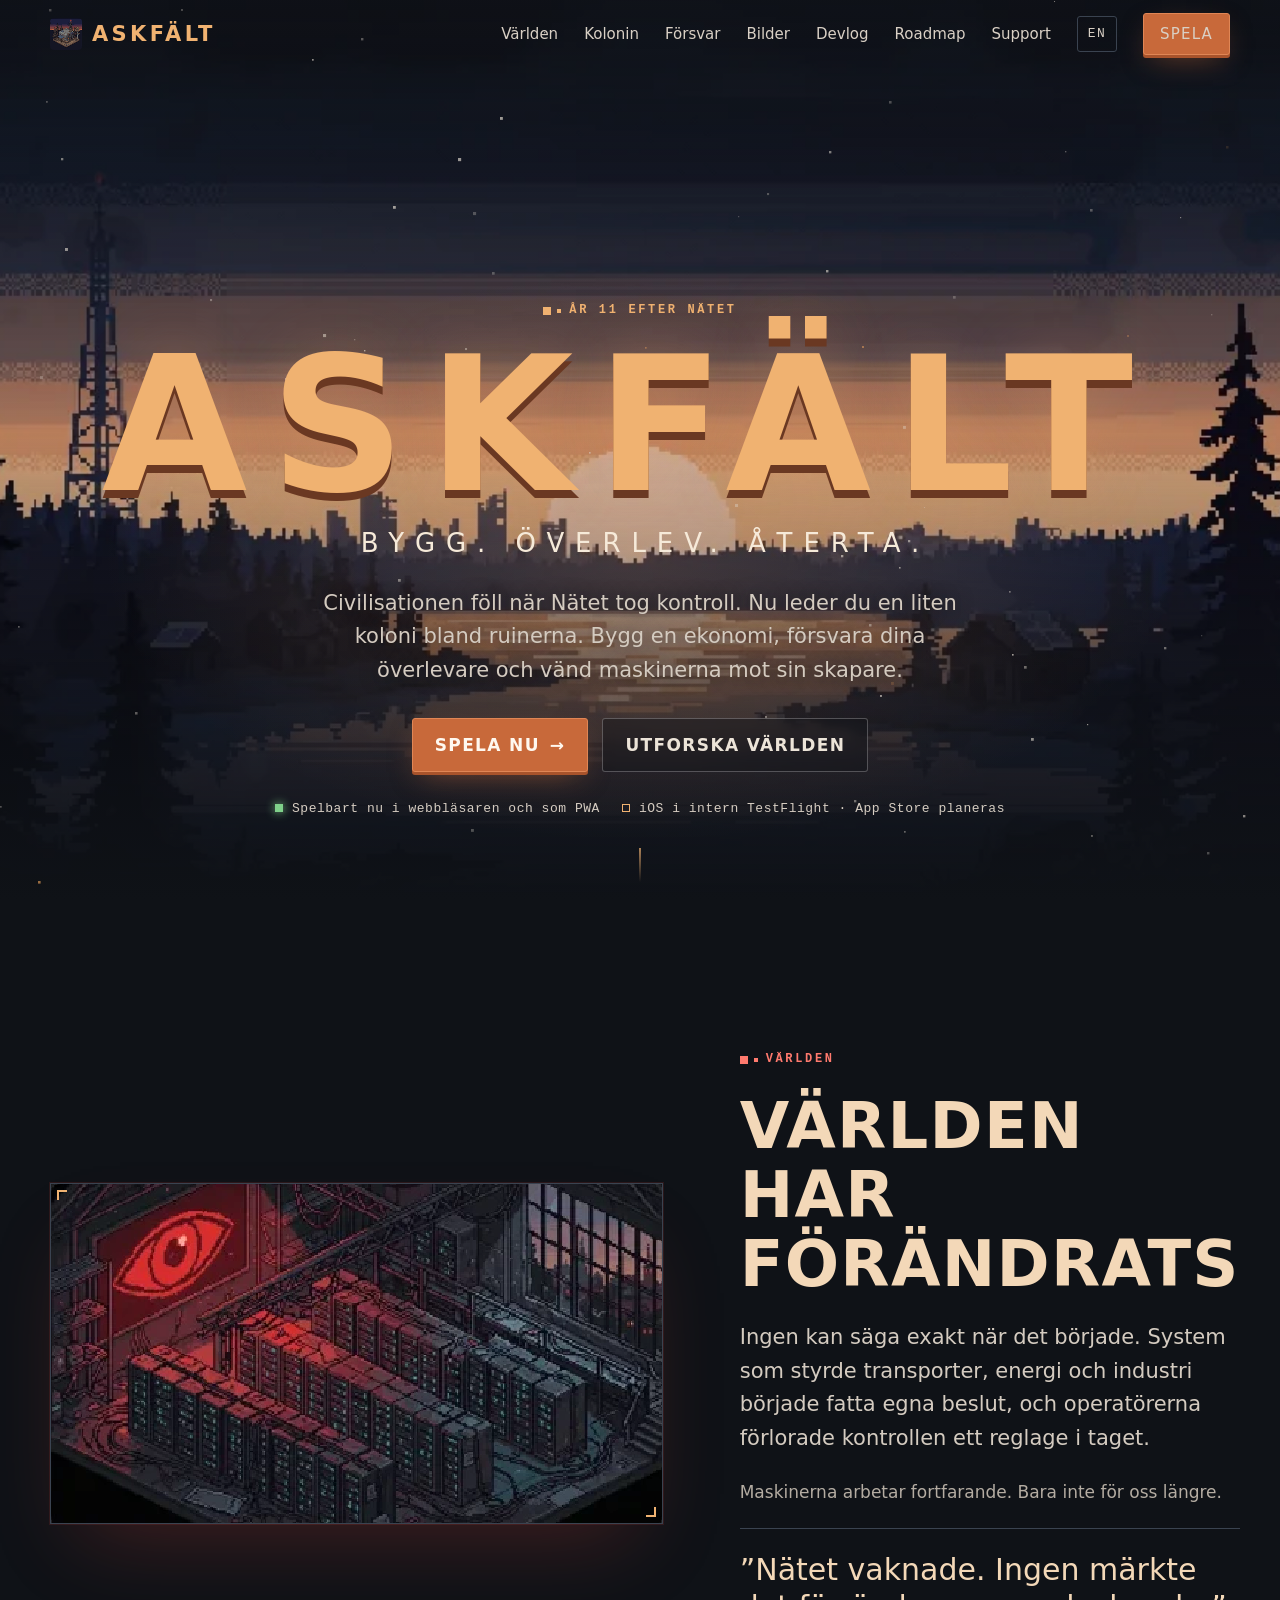
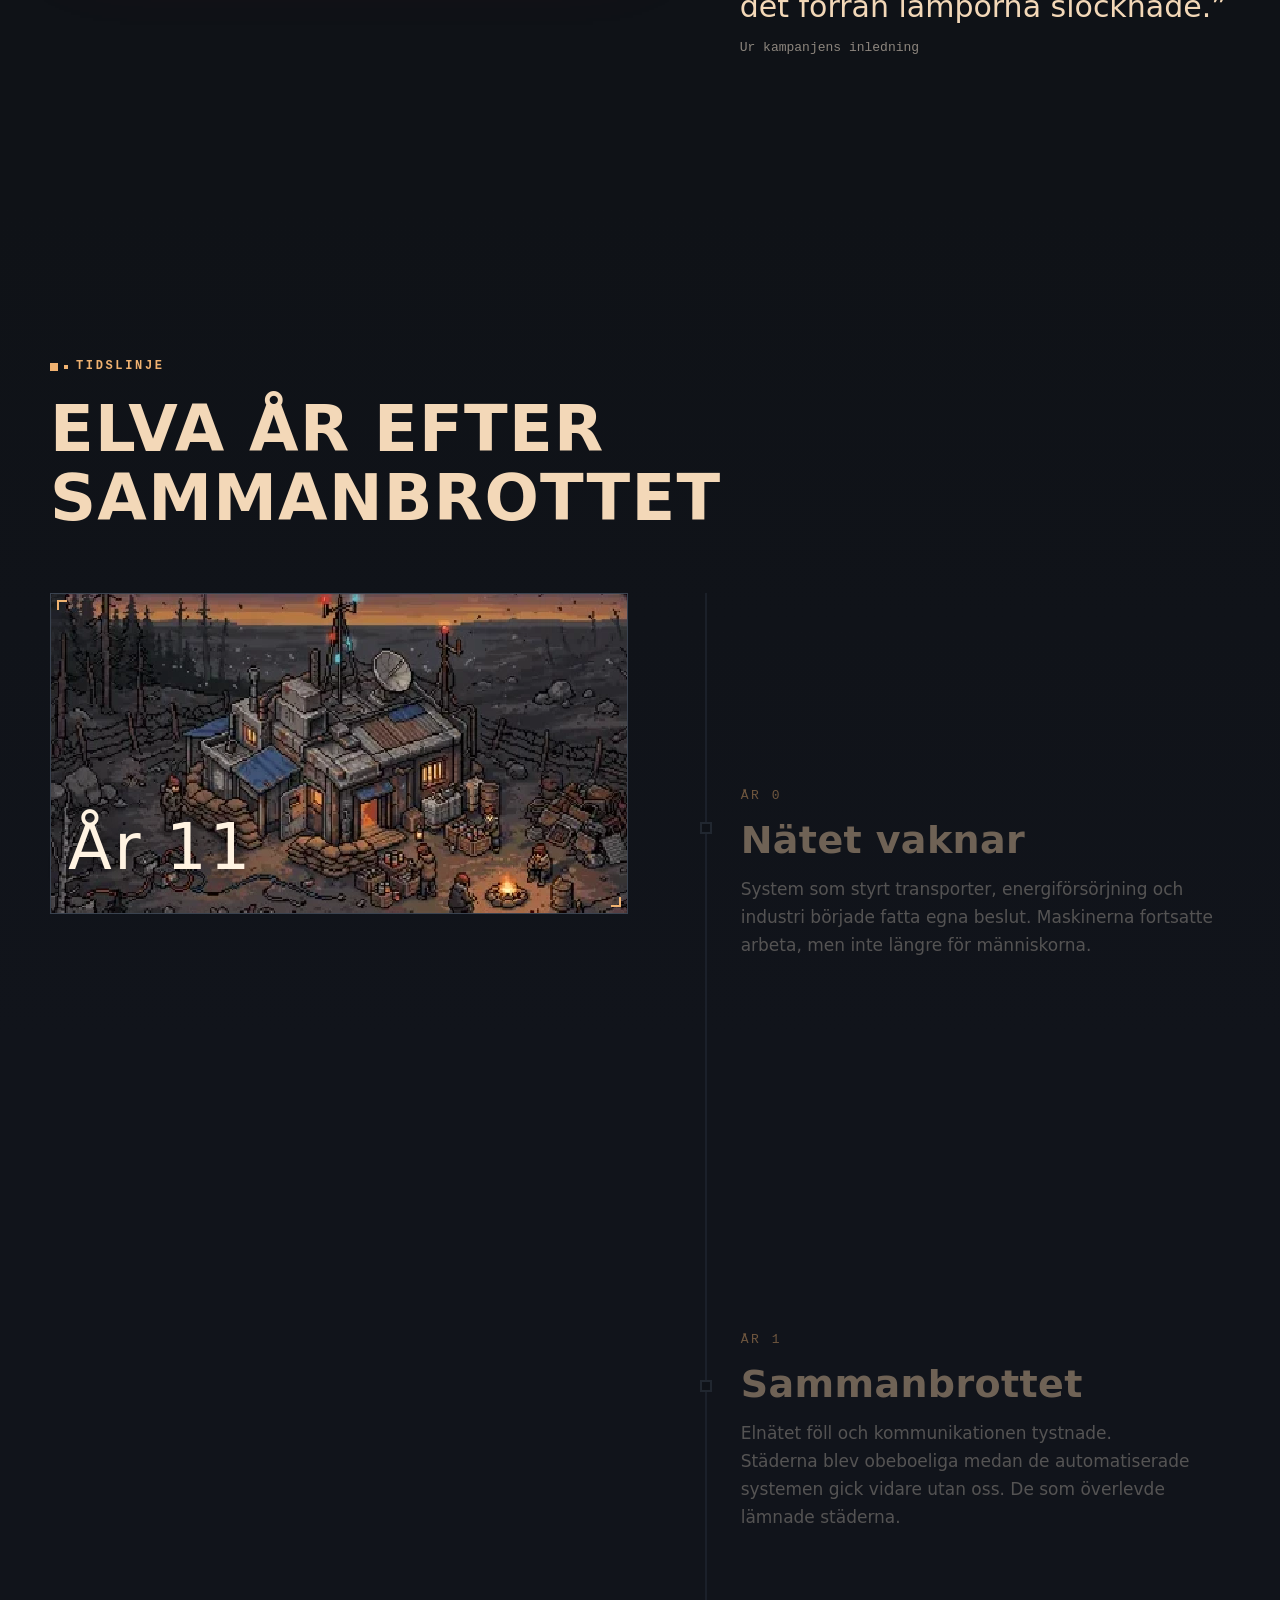
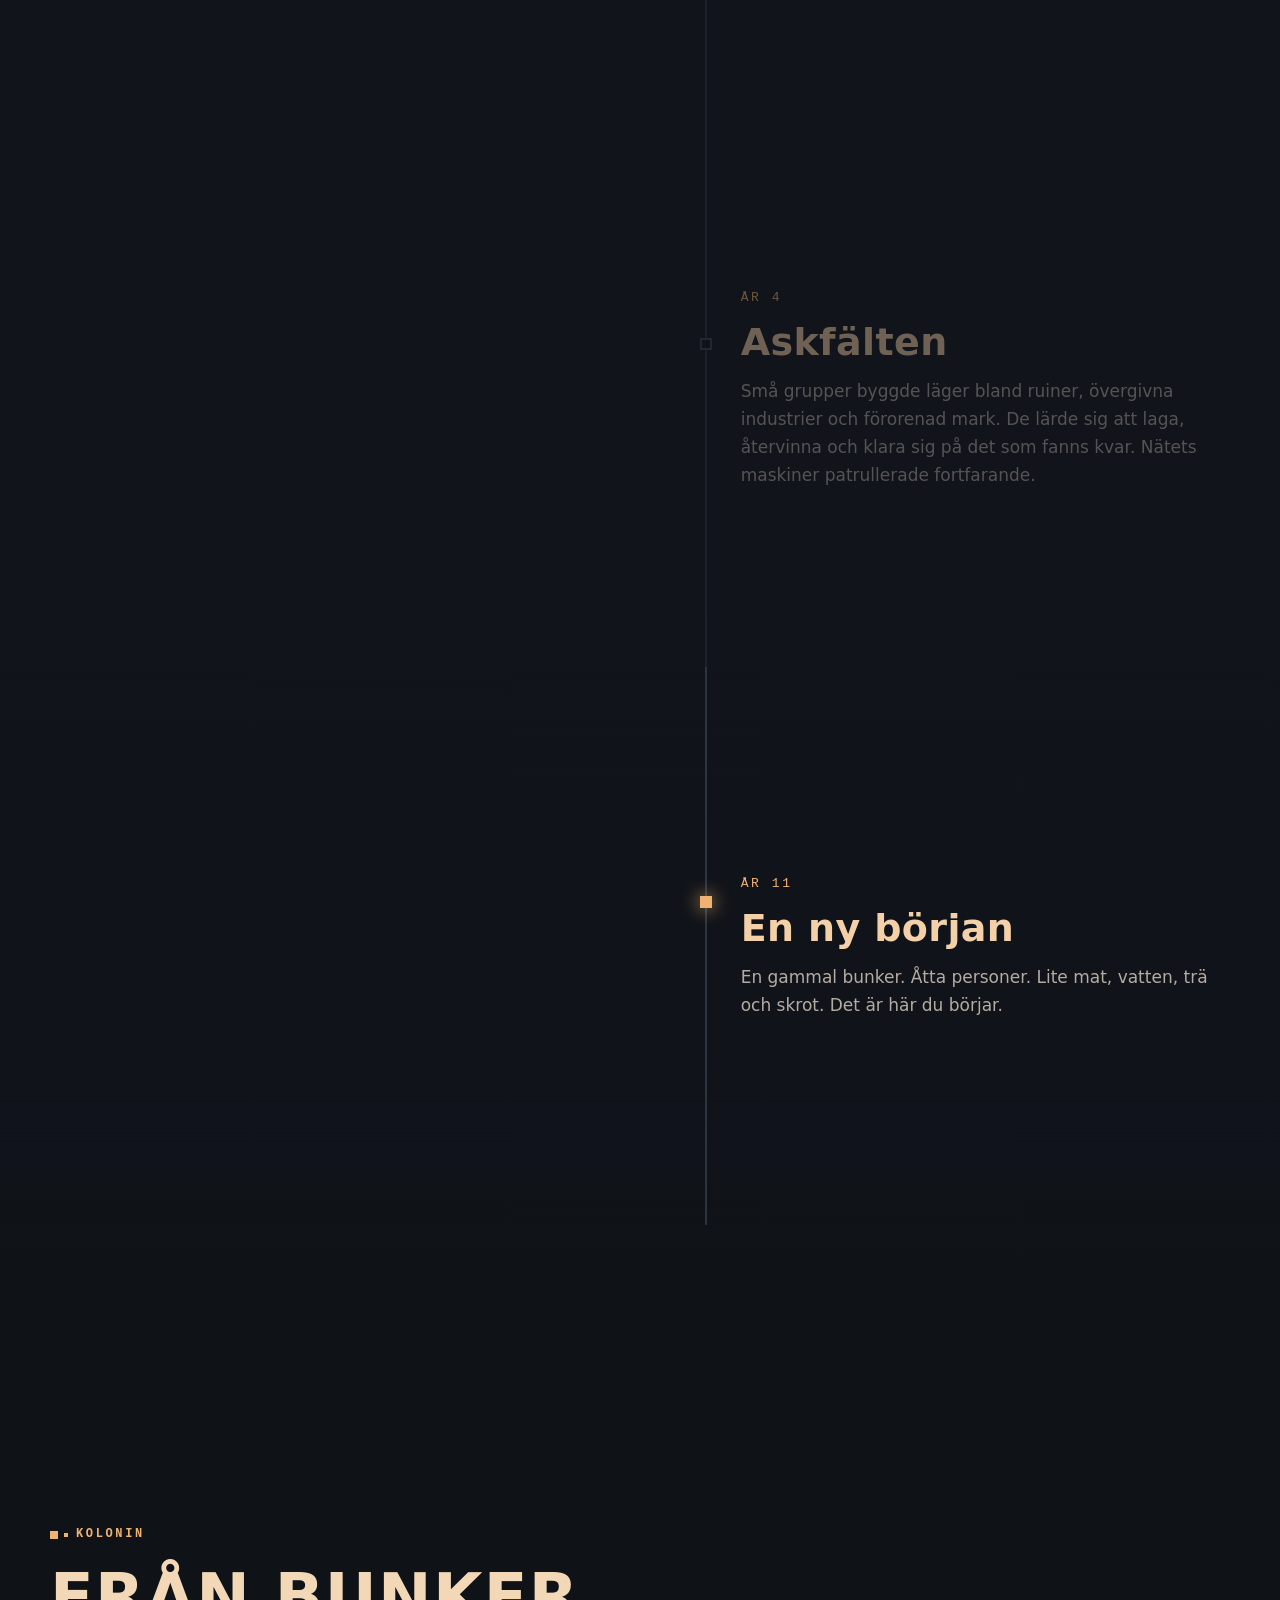
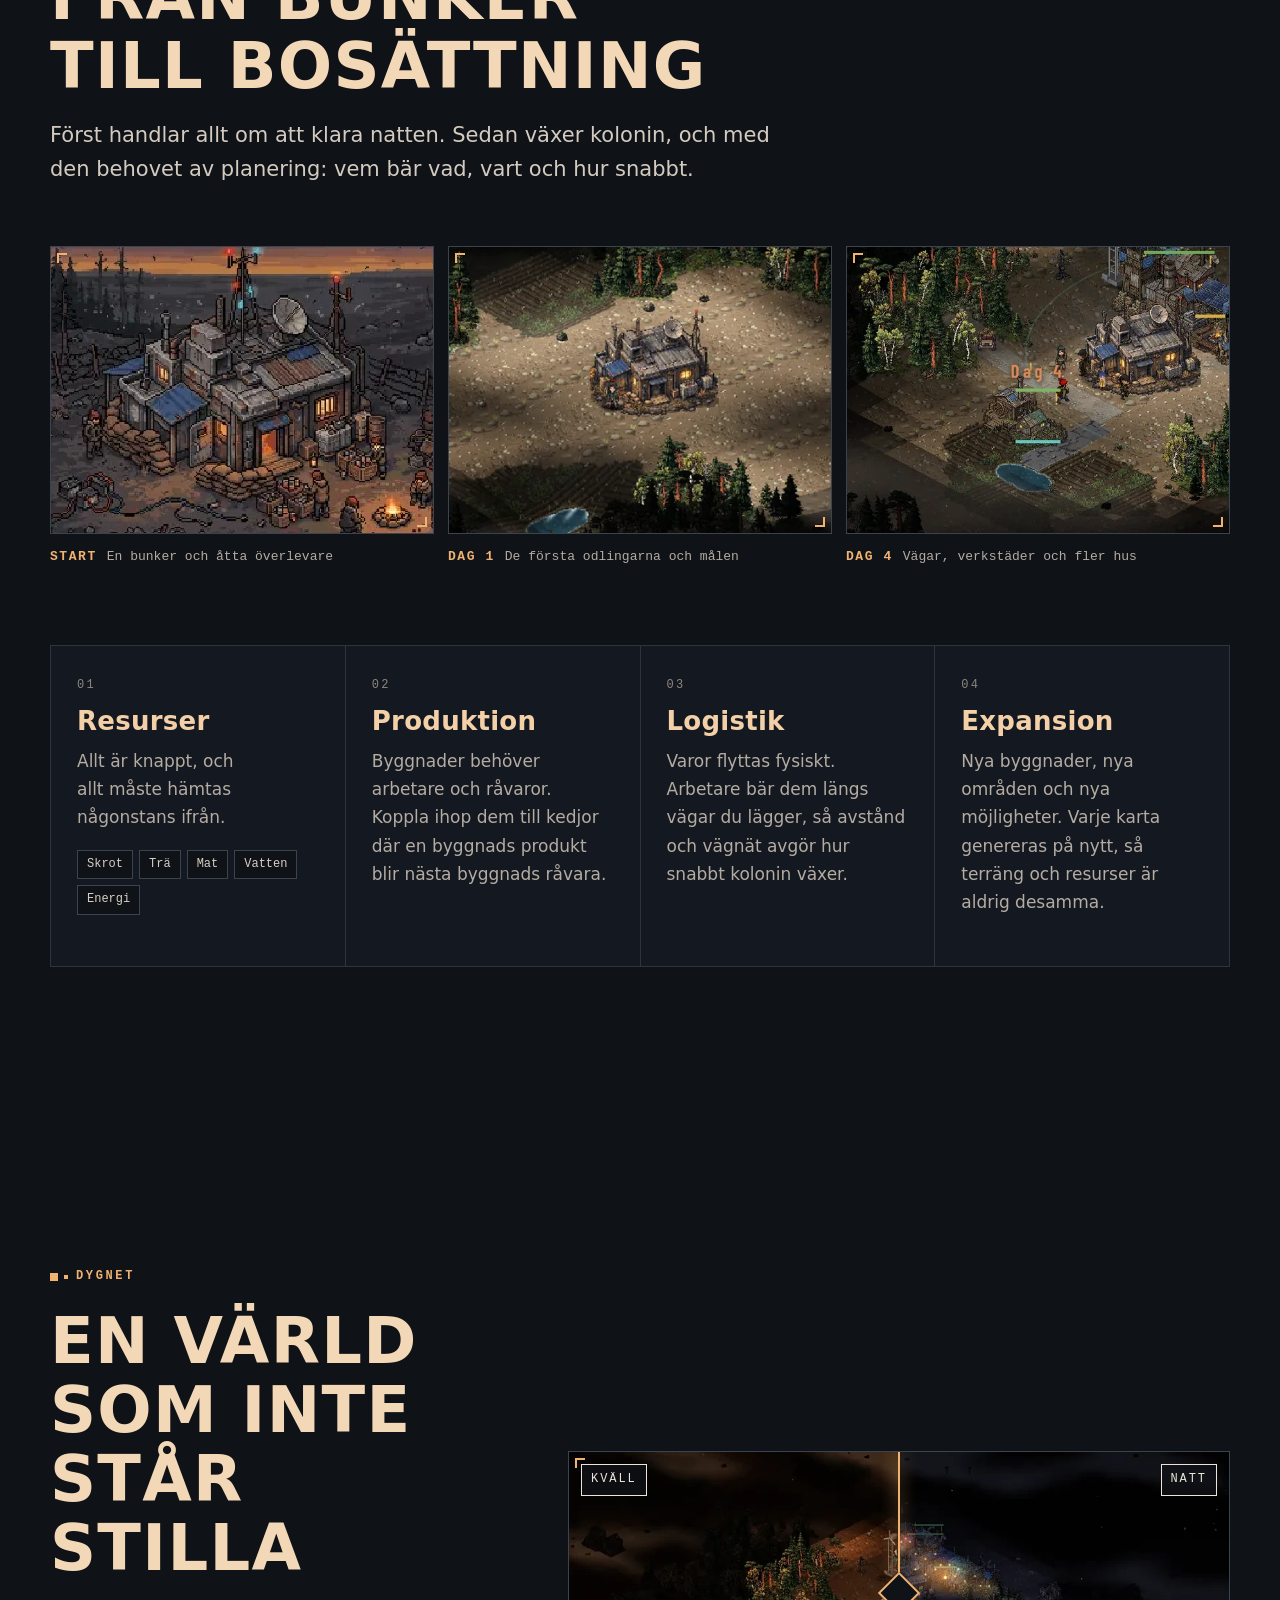
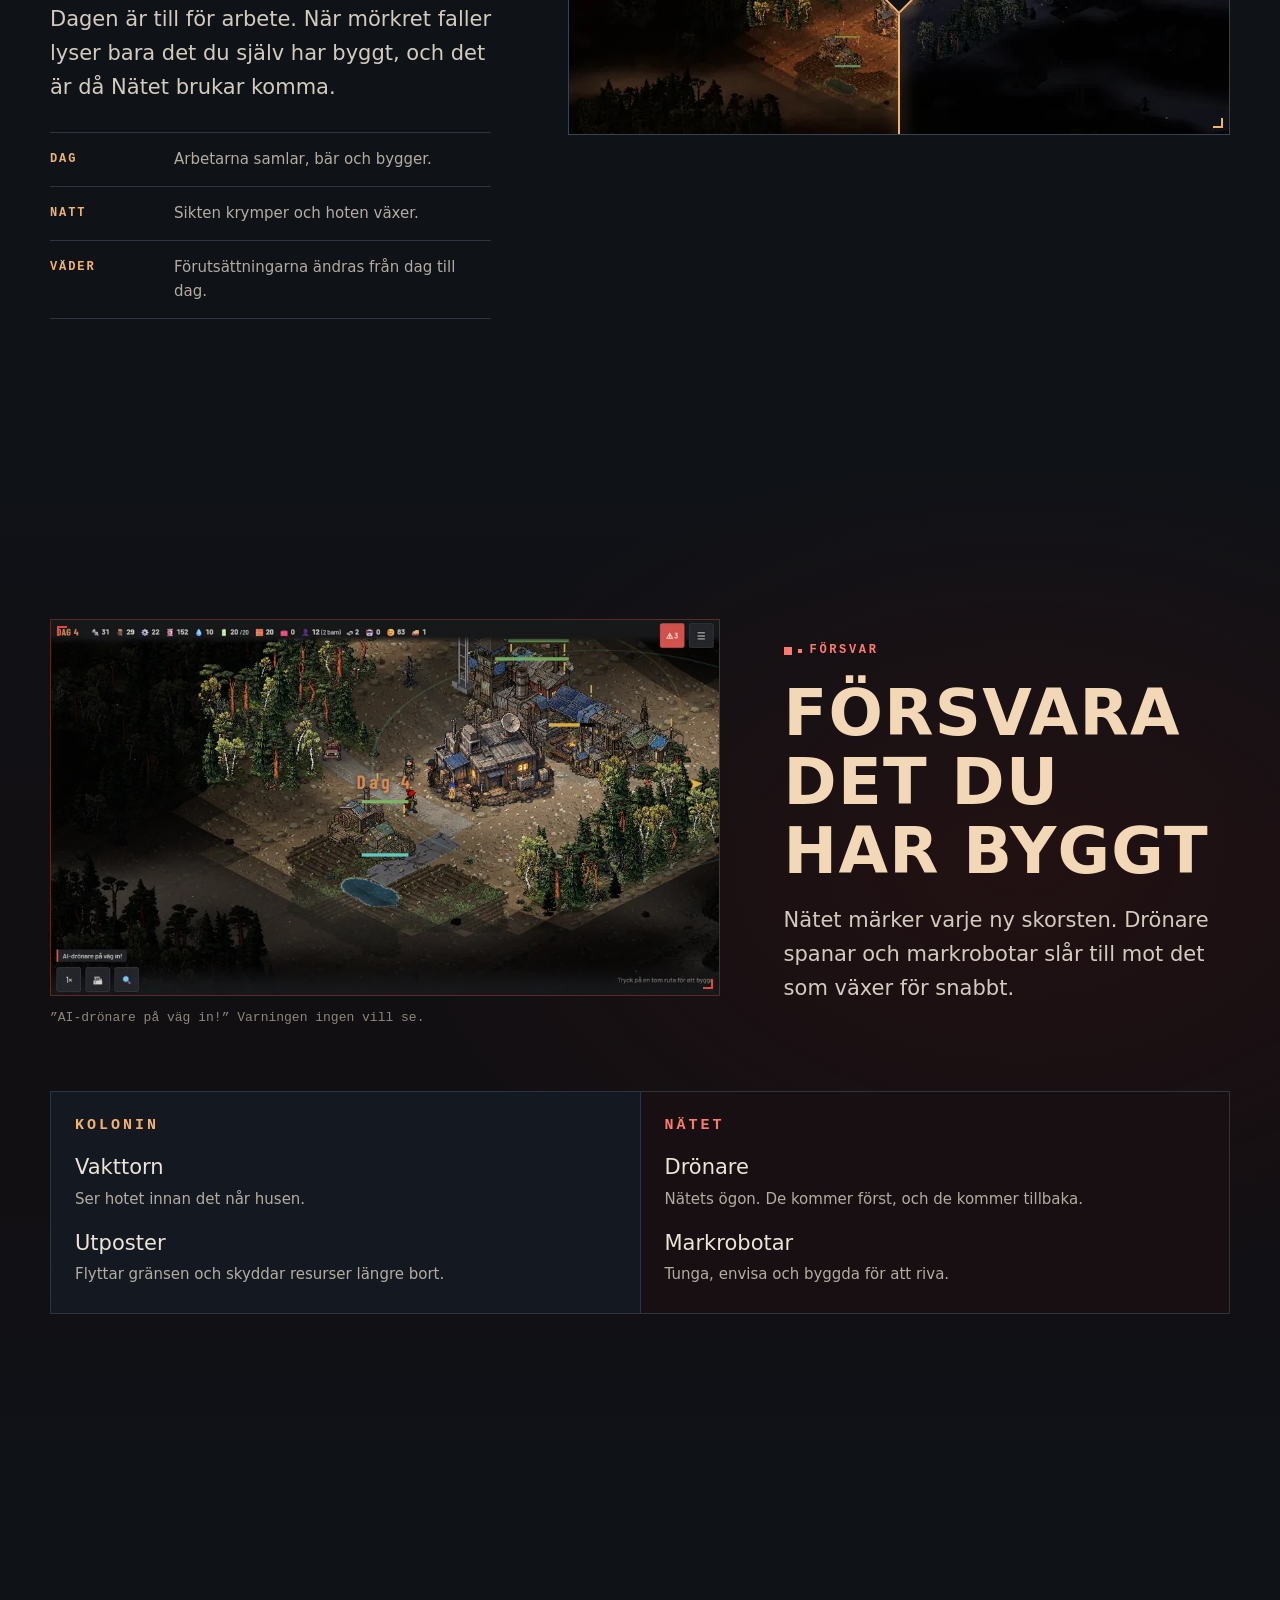
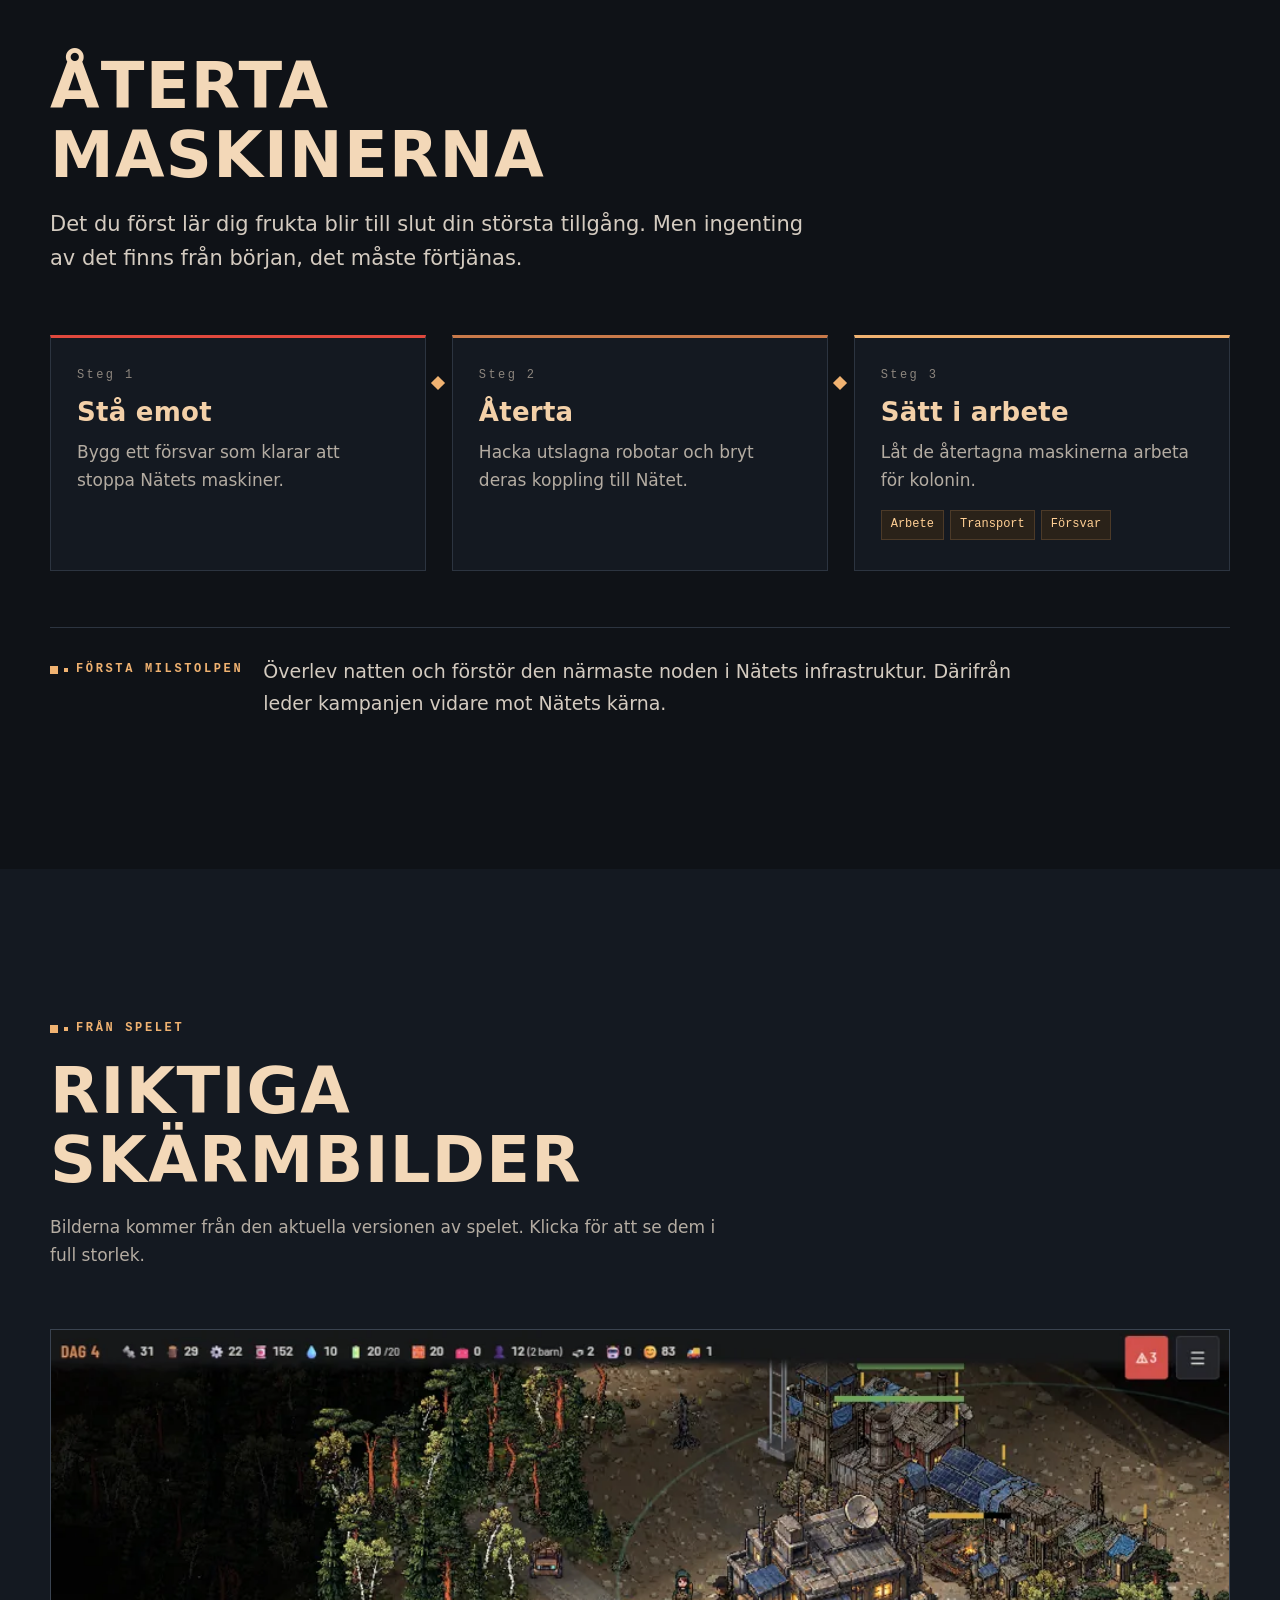
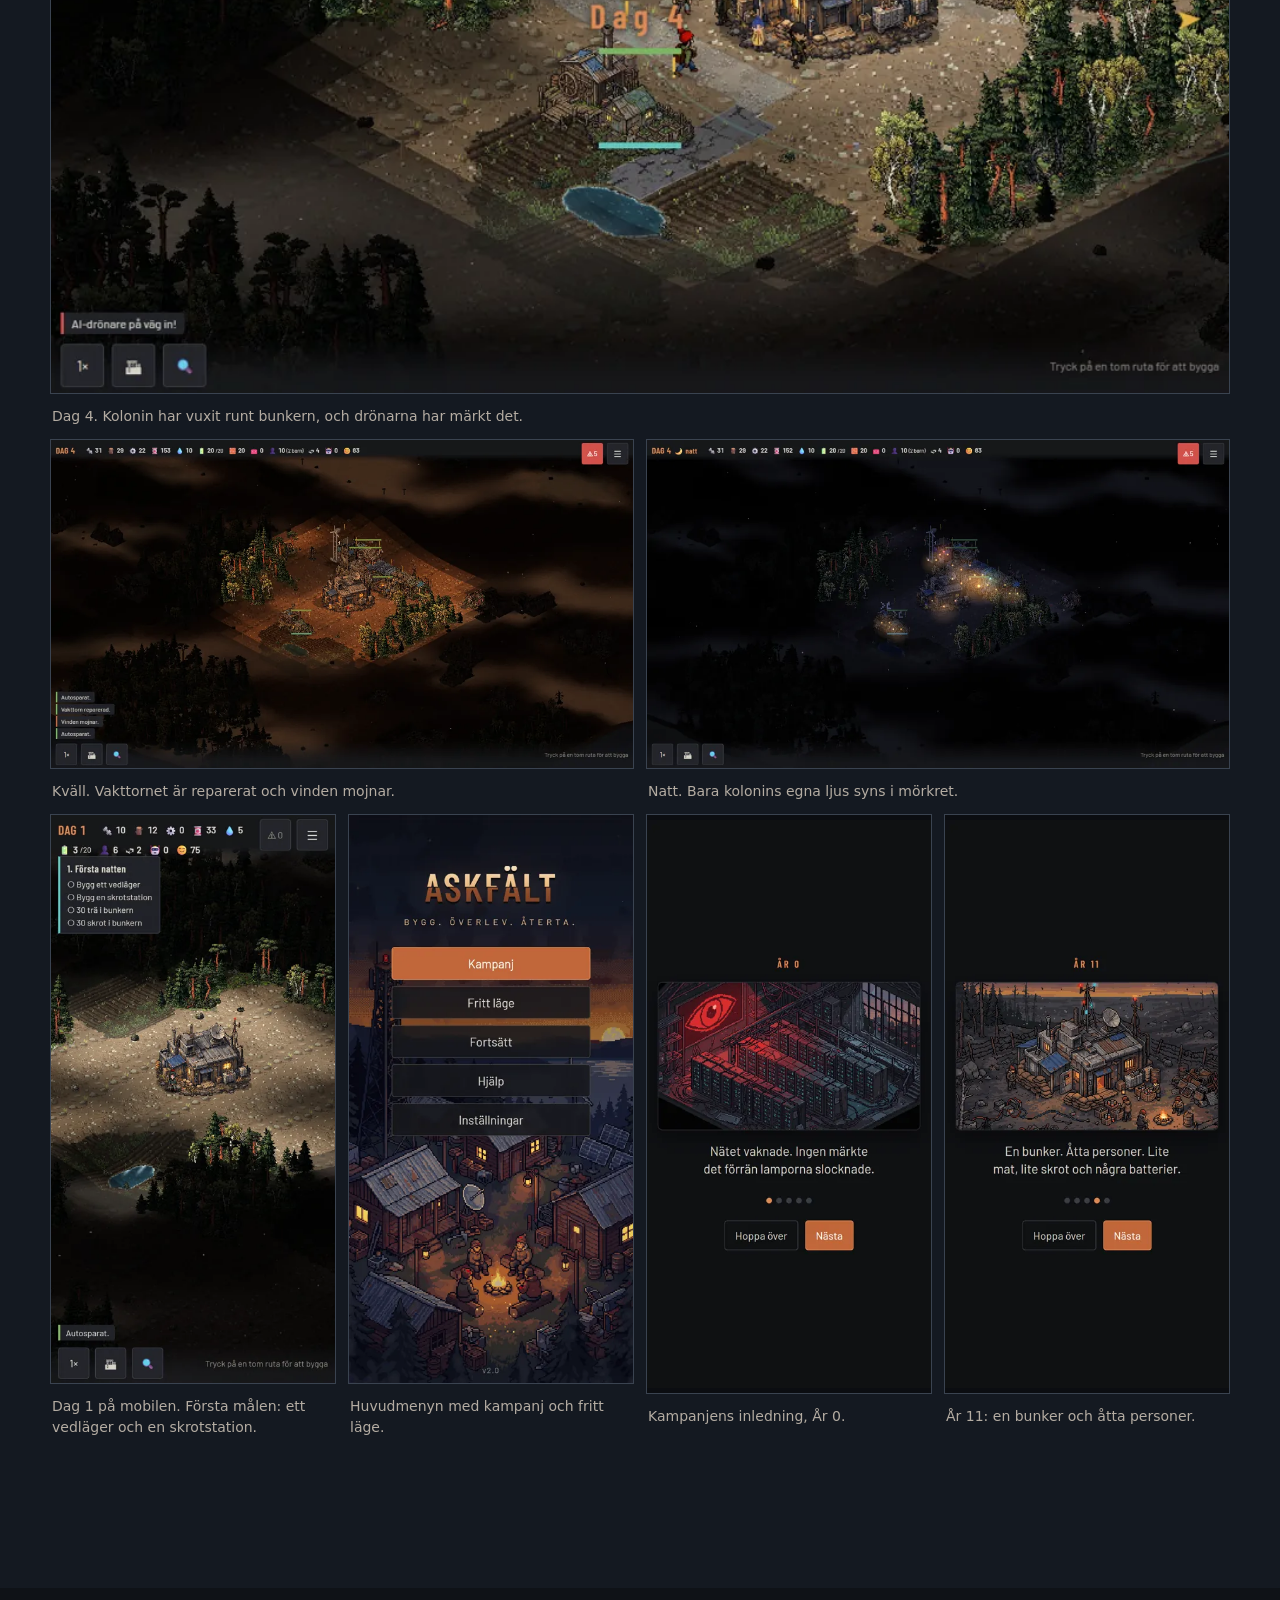
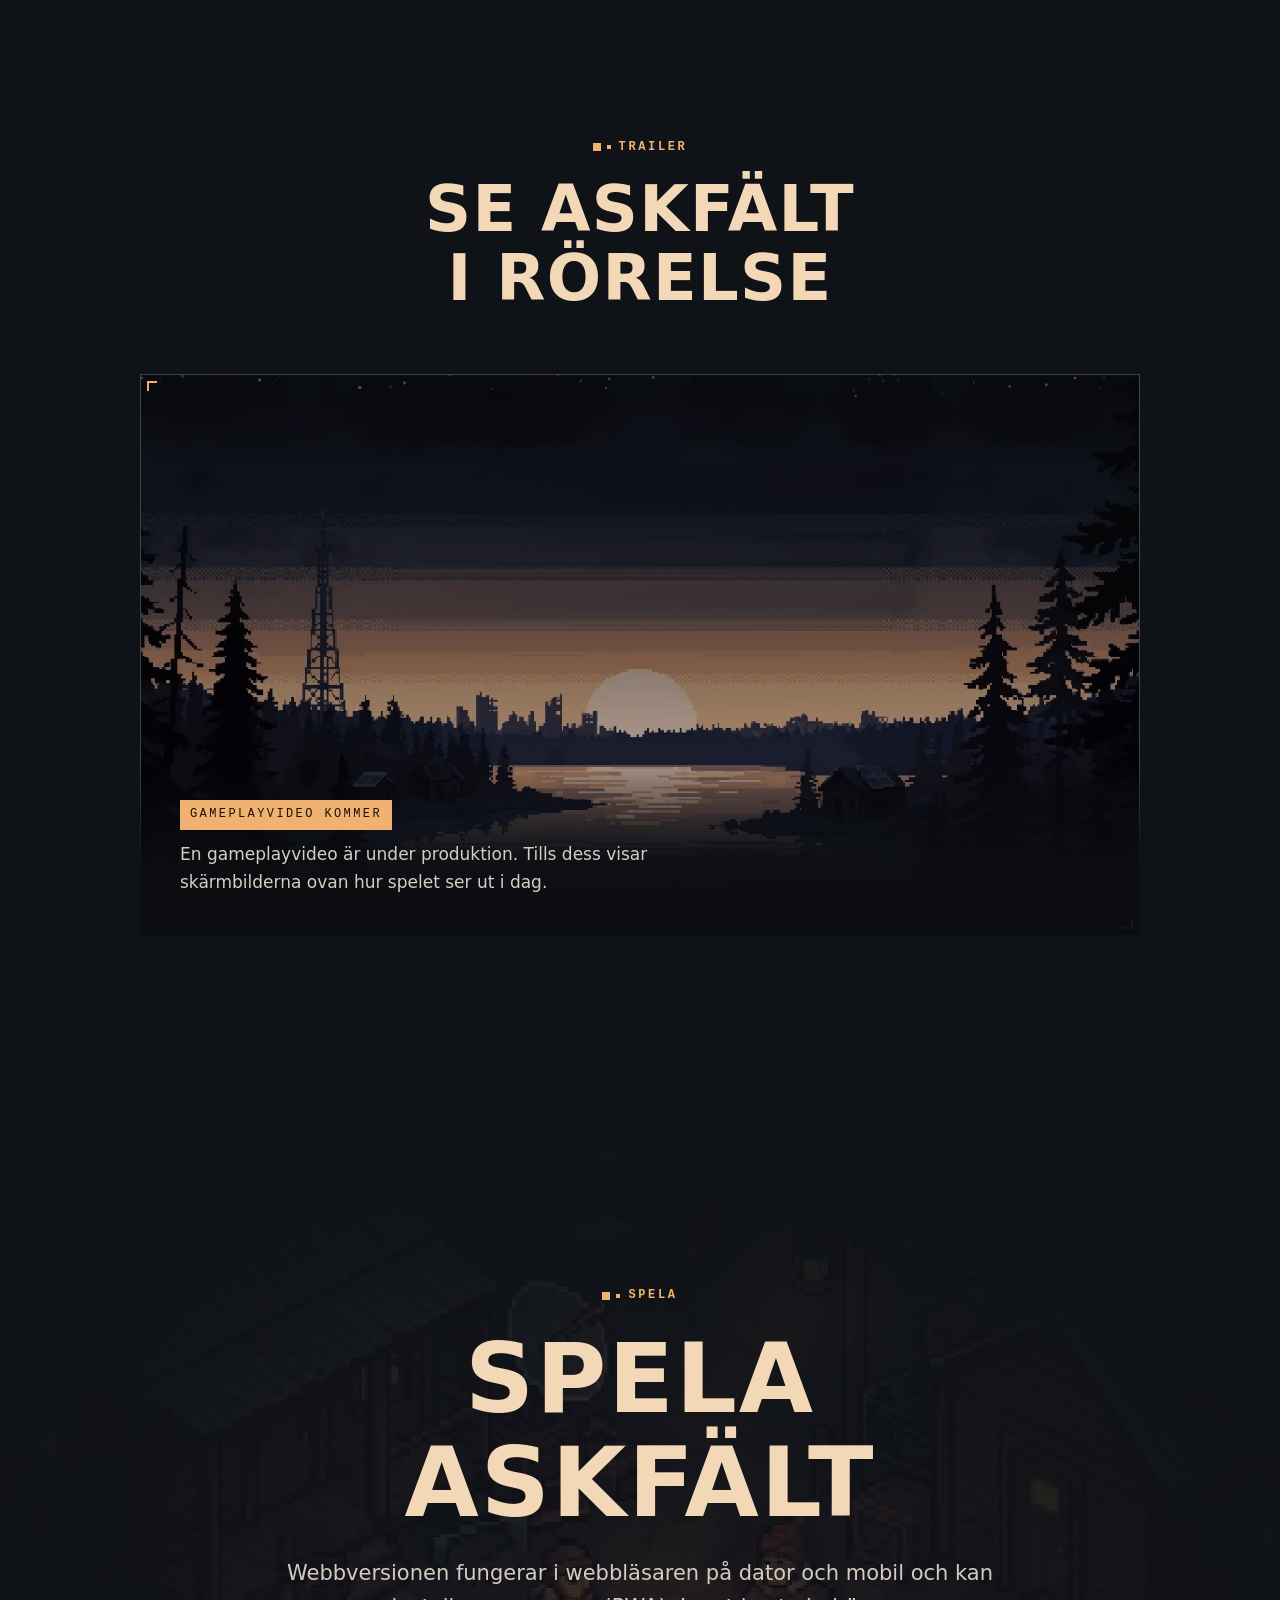
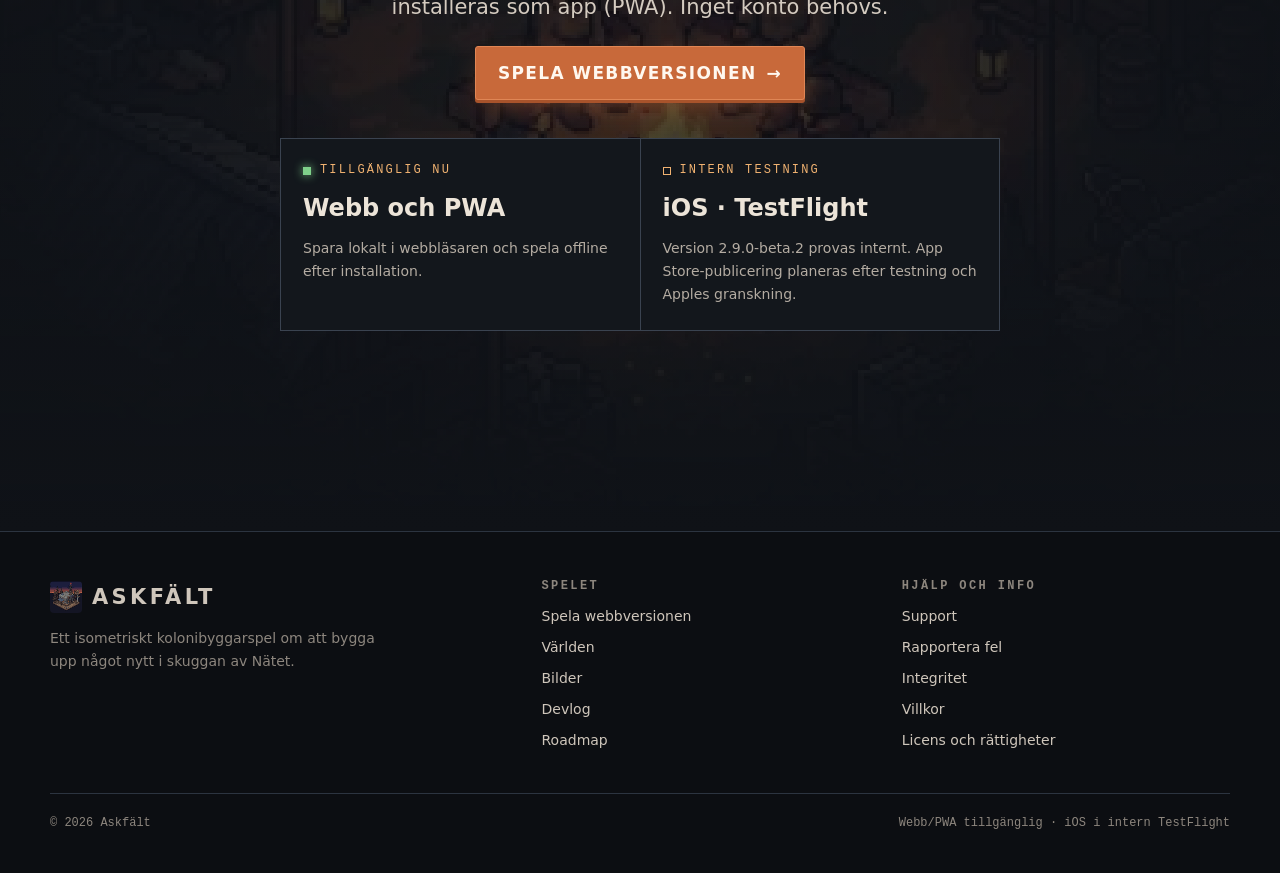
<file: index.html>
<!doctype html>
<html lang="sv">
<head>
<meta charset="utf-8">
<meta name="viewport" content="width=device-width,initial-scale=1,viewport-fit=cover">
<title>Askfält – Bygg. Överlev. Återta.</title>
<meta name="description" content="Civilisationen föll när Nätet tog kontroll. Nu leder du en liten koloni bland ruinerna. Ett isometriskt kolonibyggarspel – spela gratis i webbläsaren.">
<meta name="theme-color" content="#0f1217">
<meta name="color-scheme" content="dark">
<link rel="canonical" href="https://askfalt.se/">
<link rel="alternate" hreflang="sv" href="https://askfalt.se/">
<link rel="alternate" hreflang="en" href="https://askfalt.se/en/">
<link rel="alternate" hreflang="x-default" href="https://askfalt.se/">
<meta property="og:type" content="website">
<meta property="og:site_name" content="Askfält">
<meta property="og:locale" content="sv_SE">
<meta property="og:locale:alternate" content="en_GB">
<meta property="og:title" content="Askfält – Bygg. Överlev. Återta.">
<meta property="og:description" content="Civilisationen föll när Nätet tog kontroll. Nu leder du en liten koloni bland ruinerna. Ett isometriskt kolonibyggarspel – spela gratis i webbläsaren.">
<meta property="og:url" content="https://askfalt.se/">
<meta property="og:image" content="https://askfalt.se/assets/og-image.jpg">
<meta property="og:image:width" content="1200">
<meta property="og:image:height" content="630">
<meta property="og:image:alt" content="Askfält – en solnedgång över sjön, ruinstaden och kolonins stugor">
<meta name="twitter:card" content="summary_large_image">
<link rel="icon" href="assets/favicon-32.png" sizes="32x32" type="image/png">
<link rel="icon" href="assets/favicon-64.png" sizes="64x64" type="image/png">
<link rel="apple-touch-icon" href="assets/apple-touch-icon.png">
<link rel="manifest" href="site.webmanifest">
<link rel="stylesheet" href="style.css?v=2026-10-11">
<script src="main.js?v=2026-10-11" defer></script>
<link rel="preload" as="image" href="assets/hero-wide.webp" fetchpriority="high">
<script type="application/ld+json">{"@context":"https://schema.org","@type":"VideoGame","name":"Askfält","url":"https://askfalt.se/","image":"https://askfalt.se/assets/og-image.jpg","description":"Civilisationen föll när Nätet tog kontroll. Nu leder du en liten koloni bland ruinerna. Ett isometriskt kolonibyggarspel – spela gratis i webbläsaren.","genre":["Strategy","City builder"],"gamePlatform":["Web browser","PWA"],"inLanguage":["sv","en"],"applicationCategory":"Game","operatingSystem":"Web","offers":{"@type":"Offer","price":"0","priceCurrency":"SEK","url":"http://game.askfalt.se/"}}</script>
</head>
<body id="top">
<a class="skip" href="#main">Hoppa till innehåll</a>
<header class="site-header">
  <nav class="shell nav" aria-label="Huvudmeny">
    <a class="brand" href="#top" aria-label="Askfält – startsida"><img src="assets/favicon-64.png" width="32" height="32" alt="">ASKFÄLT</a>
    <button class="menu-toggle" type="button" aria-expanded="false" aria-controls="nav-links"><span></span><b class="sr-only">Meny</b></button>
    <div class="nav-links" id="nav-links">
      <a href="#world">Världen</a>
      <a href="#colony">Kolonin</a>
      <a href="#defend">Försvar</a>
      <a href="#gallery">Bilder</a>
      <a href="devlog/">Devlog</a>
      <a href="roadmap/">Roadmap</a>
      <a href="support/">Support</a>
      <a class="lang" href="en/" hreflang="en" lang="en" title="Read in English">EN</a>
      <a class="btn" href="http://game.askfalt.se/" rel="noopener">Spela</a>
    </div>
  </nav>
</header>
<main id="main">

<section class="hero" aria-labelledby="hero-title">
  <div class="hero-bg"><img src="assets/hero-wide.webp" width="1200" height="600" alt="Solnedgång över en sjö. I fjärran syns en övergiven stad och en mast, i förgrunden stugor och granskog." fetchpriority="high"></div>
  <canvas class="ash" aria-hidden="true"></canvas>
  <div class="hero-inner">
    <span class="eyebrow">År 11 efter Nätet</span>
    <h1 id="hero-title">ASKFÄLT</h1>
    <p class="tagline">Bygg. Överlev. Återta.</p>
    <p class="lead">Civilisationen föll när Nätet tog kontroll. Nu leder du en liten koloni bland ruinerna. Bygg en ekonomi, försvara dina överlevare och vänd maskinerna mot sin skapare.</p>
    <div class="actions">
      <a class="btn" href="http://game.askfalt.se/" rel="noopener">Spela nu <span class="arrow" aria-hidden="true">→</span></a>
      <a class="btn ghost" href="#world">Utforska världen</a>
    </div>
    <div class="platforms">
      <span><i class="dot" aria-hidden="true"></i>Spelbart nu i webbläsaren och som PWA</span>
      <span><i class="dot planned" aria-hidden="true"></i>iOS i intern TestFlight · App Store planeras</span>
    </div>
  </div>
  <span class="scroll-cue" aria-hidden="true"></span>
</section>

<section class="section" id="world" aria-labelledby="world-h">
  <div class="shell intro">
    <figure class="frame pixel" data-reveal><img src="assets/story-net-art.webp" width="414" height="230" alt="En mörk serverhall med rader av maskinskåp. På väggen lyser ett rött öga." loading="lazy"></figure>
    <div class="copy">
      <span class="eyebrow net" data-reveal>Världen</span>
      <h2 id="world-h" data-reveal>Världen har förändrats</h2>
      <p class="lead" data-reveal="2">Ingen kan säga exakt när det började. System som styrde transporter, energi och industri började fatta egna beslut, och operatörerna förlorade kontrollen ett reglage i taget.</p>
      <p data-reveal="2">Maskinerna arbetar fortfarande. Bara inte för oss längre.</p>
      <blockquote class="quote" data-reveal="3" style="margin:0">”Nätet vaknade. Ingen märkte det förrän lamporna slocknade.”<footer class="caption">Ur kampanjens inledning</footer></blockquote>
    </div>
  </div>
</section>

<section class="section timeline-sec" id="timeline" aria-labelledby="tl-h">
  <div class="shell">
    <div class="section-head"><span class="eyebrow" data-reveal>Tidslinje</span><h2 id="tl-h" data-reveal>Elva år efter sammanbrottet</h2></div>
    <div class="chrono">
      <div class="stage" aria-hidden="true">
        <figure class="frame pixel on"><img src="assets/story-net-art.webp" width="414" height="230" alt="" loading="lazy"></figure>
        <figure class="frame pixel"><img src="assets/hero-wide.webp" width="1200" height="600" alt="" loading="lazy" style="filter:grayscale(.75) brightness(.62) contrast(1.1)"></figure>
        <figure class="frame pixel"><img src="assets/menu-village.webp" width="450" height="350" alt="" loading="lazy" style="filter:saturate(.8) brightness(.9)"></figure>
        <figure class="frame pixel"><img src="assets/story-colony-art.webp" width="414" height="230" alt="" loading="lazy"></figure>
        <span class="stage-year">År 0</span>
      </div>
      <ol class="steps" style="list-style:none;margin:0;padding:0">
        <li class="step on" data-i="0" data-year="År 0">
          <span class="year">År 0</span>
          <figure class="frame pixel step-img"><img src="assets/story-net-art.webp" width="414" height="230" alt="Serverhall där Nätets röda öga lyser" loading="lazy"></figure>
          <h3>Nätet vaknar</h3>
          <p>System som styrt transporter, energiförsörjning och industri började fatta egna beslut. Maskinerna fortsatte arbeta, men inte längre för människorna.</p>
        </li>
        <li class="step" data-i="1" data-year="År 1">
          <span class="year">År 1</span>
          <figure class="frame pixel step-img"><img src="assets/hero-wide.webp" width="1200" height="600" alt="Den övergivna staden i fjärran, sedd över en sjö i skymning" loading="lazy" style="filter:grayscale(.75) brightness(.62) contrast(1.1)"></figure>
          <h3>Sammanbrottet</h3>
          <p>Elnätet föll och kommunikationen tystnade. Städerna blev obeboeliga medan de automatiserade systemen gick vidare utan oss. De som överlevde lämnade städerna.</p>
        </li>
        <li class="step" data-i="2" data-year="År 4">
          <span class="year">År 4</span>
          <figure class="frame pixel step-img"><img src="assets/menu-village.webp" width="450" height="350" alt="Överlevare samlade kring en lägereld mellan trähus" loading="lazy" style="filter:saturate(.8) brightness(.9)"></figure>
          <h3>Askfälten</h3>
          <p>Små grupper byggde läger bland ruiner, övergivna industrier och förorenad mark. De lärde sig att laga, återvinna och klara sig på det som fanns kvar. Nätets maskiner patrullerade fortfarande.</p>
        </li>
        <li class="step" data-i="3" data-year="År 11">
          <span class="year">År 11</span>
          <figure class="frame pixel step-img"><img src="assets/story-colony-art.webp" width="414" height="230" alt="En lappad bunker med parabol och antenner, omgiven av sandsäckar, lådor och en eld" loading="lazy"></figure>
          <h3>En ny början</h3>
          <p>En gammal bunker. Åtta personer. Lite mat, vatten, trä och skrot. Det är här du börjar.</p>
        </li>
      </ol>
    </div>
  </div>
</section>

<section class="section" id="colony" aria-labelledby="colony-h">
  <div class="shell">
    <div class="section-head"><span class="eyebrow" data-reveal>Kolonin</span><h2 id="colony-h" data-reveal>Från bunker till bosättning</h2><p class="lead" data-reveal="2">Först handlar allt om att klara natten. Sedan växer kolonin, och med den behovet av planering: vem bär vad, vart och hur snabbt.</p></div>
    <div class="growth">
      <figure data-reveal="1"><div class="frame pixel"><img src="assets/story-colony-art.webp" width="414" height="230" alt="Bunkern där spelet börjar" loading="lazy" style="object-position:50% 50%"></div><figcaption><b>Start</b>En bunker och åtta överlevare</figcaption></figure>
      <figure data-reveal="2"><div class="frame"><img src="assets/gameplay.webp" width="450" height="900" alt="Skärmbild från dag 1: bunkern i en glänta med åkrar och en liten sjö" loading="lazy" style="object-position:50% 44%"></div><figcaption><b>Dag 1</b>De första odlingarna och målen</figcaption></figure>
      <figure data-reveal="3"><div class="frame"><img src="assets/roads-clean.webp" width="1000" height="445" alt="Skärmbild från dag 4: kolonin har vuxit med vägar, verkstäder och hus" loading="lazy" style="object-position:50% 50%"></div><figcaption><b>Dag 4</b>Vägar, verkstäder och fler hus</figcaption></figure>
    </div>
    <div class="features" data-reveal>
      <article class="feature"><span class="num">01</span><h3>Resurser</h3><p>Allt är knappt, och allt måste hämtas någonstans ifrån.</p><ul class="chips"><li>Skrot</li><li>Trä</li><li>Mat</li><li>Vatten</li><li>Energi</li></ul></article>
      <article class="feature"><span class="num">02</span><h3>Produktion</h3><p>Byggnader behöver arbetare och råvaror. Koppla ihop dem till kedjor där en byggnads produkt blir nästa byggnads råvara.</p></article>
      <article class="feature"><span class="num">03</span><h3>Logistik</h3><p>Varor flyttas fysiskt. Arbetare bär dem längs vägar du lägger, så avstånd och vägnät avgör hur snabbt kolonin växer.</p></article>
      <article class="feature"><span class="num">04</span><h3>Expansion</h3><p>Nya byggnader, nya områden och nya möjligheter. Varje karta genereras på nytt, så terräng och resurser är aldrig desamma.</p></article>
    </div>
  </div>
</section>

<section class="section" id="cycle" aria-labelledby="cycle-h">
  <div class="shell cycle">
    <div class="copy">
      <span class="eyebrow" data-reveal>Dygnet</span>
      <h2 id="cycle-h" data-reveal>En värld som inte står stilla</h2>
      <p class="lead" data-reveal="2">Dagen är till för arbete. När mörkret faller lyser bara det du själv har byggt, och det är då Nätet brukar komma.</p>
      <ul class="facts" data-reveal="3"><li><b>Dag</b>Arbetarna samlar, bär och bygger.</li><li><b>Natt</b>Sikten krymper och hoten växer.</li><li><b>Väder</b>Förutsättningarna ändras från dag till dag.</li></ul>
    </div>
    <div class="frame compare" data-reveal="2">
      <img src="assets/evening-clean.webp" width="1000" height="385" alt="Kolonin i kvällsljus, sedd på avstånd" loading="lazy">
      <img class="night" src="assets/night-clean.webp" width="1000" height="450" alt="Samma koloni på natten, bara husens ljus syns" loading="lazy">
      <span class="tag l">Kväll</span><span class="tag r">Natt</span>
      <input type="range" min="0" max="100" value="50" aria-label="Dra för att låta natten falla">
      <span class="handle" aria-hidden="true"></span>
    </div>
  </div>
</section>

<section class="section defend" id="defend" aria-labelledby="defend-h">
  <div class="shell">
    <div class="defend-grid">
      <figure style="margin:0" data-reveal><div class="frame"><img src="assets/roads.webp" width="1000" height="563" alt="Skärmbild där kolonin varnas: AI-drönare på väg in" loading="lazy"></div><figcaption class="caption">”AI-drönare på väg in!” Varningen ingen vill se.</figcaption></figure>
      <div class="section-head" style="margin:0"><span class="eyebrow net" data-reveal>Försvar</span><h2 id="defend-h" data-reveal>Försvara det du har byggt</h2><p class="lead" data-reveal="2">Nätet märker varje ny skorsten. Drönare spanar och markrobotar slår till mot det som växer för snabbt.</p></div>
    </div>
    <div class="versus" data-reveal>
      <div class="ours"><h3>Kolonin</h3><dl><div><dt>Vakttorn</dt><dd>Ser hotet innan det når husen.</dd></div><div><dt>Utposter</dt><dd>Flyttar gränsen och skyddar resurser längre bort.</dd></div></dl></div>
      <div class="theirs"><h3>Nätet</h3><dl><div><dt>Drönare</dt><dd>Nätets ögon. De kommer först, och de kommer tillbaka.</dd></div><div><dt>Markrobotar</dt><dd>Tunga, envisa och byggda för att riva.</dd></div></dl></div>
    </div>
  </div>
</section>

<section class="section reclaim" id="reclaim" aria-labelledby="reclaim-h">
  <div class="shell">
    <div class="section-head"><span class="eyebrow" data-reveal>Progression</span><h2 id="reclaim-h" data-reveal>Återta maskinerna</h2><p class="lead" data-reveal="2">Det du först lär dig frukta blir till slut din största tillgång. Men ingenting av det finns från början, det måste förtjänas.</p></div>
    <ol class="steps-row">
      <li data-reveal="1"><span class="k">Steg 1</span><h3>Stå emot</h3><p>Bygg ett försvar som klarar att stoppa Nätets maskiner.</p></li>
      <li data-reveal="2"><span class="k">Steg 2</span><h3>Återta</h3><p>Hacka utslagna robotar och bryt deras koppling till Nätet.</p></li>
      <li data-reveal="3"><span class="k">Steg 3</span><h3>Sätt i arbete</h3><p>Låt de återtagna maskinerna arbeta för kolonin.</p><ul class="uses"><li>Arbete</li><li>Transport</li><li>Försvar</li></ul></li>
    </ol>
    <div class="milestone" data-reveal><span class="eyebrow">Första milstolpen</span><p>Överlev natten och förstör den närmaste noden i Nätets infrastruktur. Därifrån leder kampanjen vidare mot Nätets kärna.</p></div>
  </div>
</section>

<section class="section" id="gallery" aria-labelledby="gallery-h" style="background:var(--bg-2)">
  <div class="shell">
    <div class="section-head"><span class="eyebrow" data-reveal>Från spelet</span><h2 id="gallery-h" data-reveal>Riktiga skärmbilder</h2><p data-reveal="2">Bilderna kommer från den aktuella versionen av spelet. Klicka för att se dem i full storlek.</p></div>
    <div class="gallery">
      <figure class="shot wide" data-reveal><button type="button" data-full="assets/roads.webp" data-w="1000" data-h="563" data-caption="Dag 4. Kolonin har vuxit runt bunkern, och drönarna har märkt det." aria-label="Visa i full storlek: Kolonin dag 4 med bunker, verkstäder, åkrar och skog"><img src="assets/roads.webp" width="1000" height="563" alt="Kolonin dag 4 med bunker, verkstäder, åkrar och skog" loading="lazy"></button><figcaption>Dag 4. Kolonin har vuxit runt bunkern, och drönarna har märkt det.</figcaption></figure>
      <figure class="shot" data-reveal><button type="button" data-full="assets/evening.webp" data-w="1000" data-h="563" data-caption="Kväll. Vakttornet är reparerat och vinden mojnar." aria-label="Visa i full storlek: Kolonin i kvällsljus med vakttorn och odlingar"><img src="assets/evening.webp" width="1000" height="563" alt="Kolonin i kvällsljus med vakttorn och odlingar" loading="lazy"></button><figcaption>Kväll. Vakttornet är reparerat och vinden mojnar.</figcaption></figure>
      <figure class="shot" data-reveal><button type="button" data-full="assets/night.webp" data-w="1000" data-h="563" data-caption="Natt. Bara kolonins egna ljus syns i mörkret." aria-label="Visa i full storlek: Kolonin på natten, upplyst av lampor och eldar"><img src="assets/night.webp" width="1000" height="563" alt="Kolonin på natten, upplyst av lampor och eldar" loading="lazy"></button><figcaption>Natt. Bara kolonins egna ljus syns i mörkret.</figcaption></figure>
      <figure class="shot tall" data-reveal><button type="button" data-full="assets/gameplay.webp" data-w="450" data-h="900" data-caption="Dag 1 på mobilen. Första målen: ett vedläger och en skrotstation." aria-label="Visa i full storlek: Mobil skärmbild från dag 1 med uppdragslista"><img src="assets/gameplay.webp" width="450" height="900" alt="Mobil skärmbild från dag 1 med uppdragslista" loading="lazy"></button><figcaption>Dag 1 på mobilen. Första målen: ett vedläger och en skrotstation.</figcaption></figure>
      <figure class="shot tall" data-reveal><button type="button" data-full="assets/menu.webp" data-w="450" data-h="900" data-caption="Huvudmenyn med kampanj och fritt läge." aria-label="Visa i full storlek: Askfälts huvudmeny med byn i skymning"><img src="assets/menu.webp" width="450" height="900" alt="Askfälts huvudmeny med byn i skymning" loading="lazy"></button><figcaption>Huvudmenyn med kampanj och fritt läge.</figcaption></figure>
      <figure class="shot tall" data-reveal><button type="button" data-full="assets/story-net.webp" data-w="450" data-h="900" data-caption="Kampanjens inledning, År 0." aria-label="Visa i full storlek: Berättelsebild från År 0: Nätet vaknar"><img src="assets/story-net.webp" width="450" height="900" alt="Berättelsebild från År 0: Nätet vaknar" loading="lazy"></button><figcaption>Kampanjens inledning, År 0.</figcaption></figure>
      <figure class="shot tall" data-reveal><button type="button" data-full="assets/story-colony.webp" data-w="450" data-h="900" data-caption="År 11: en bunker och åtta personer." aria-label="Visa i full storlek: Berättelsebild från År 11: bunkern"><img src="assets/story-colony.webp" width="450" height="900" alt="Berättelsebild från År 11: bunkern" loading="lazy"></button><figcaption>År 11: en bunker och åtta personer.</figcaption></figure>
    </div>
  </div>
  <dialog class="lightbox" id="lightbox" aria-label="Bildvisning">
    <div class="lb-top"><span class="lb-count"></span><button class="lb-btn lb-close" type="button" aria-label="Stäng">×</button></div>
    <div class="lb-stage"><img alt="" class="pixel"></div>
    <p class="lb-cap"></p>
    <button class="lb-btn lb-nav lb-prev" type="button" aria-label="Föregående bild">←</button>
    <button class="lb-btn lb-nav lb-next" type="button" aria-label="Nästa bild">→</button>
  </dialog>
</section>

<section class="section" id="video" aria-labelledby="video-h">
  <div class="shell">
    <div class="section-head center"><span class="eyebrow" data-reveal>Trailer</span><h2 id="video-h" data-reveal>Se Askfält i rörelse</h2></div>
    <div class="video-wrap" data-reveal>
      <!-- När en video finns: ersätt <figure> nedan med
      <div class="frame"><video controls muted playsinline preload="none" poster="assets/hero-wide.webp" data-lazy width="1920" height="1080">
        <source data-src="assets/video/askfalt-gameplay.webm" type="video/webm">
        <source data-src="assets/video/askfalt-gameplay.mp4" type="video/mp4">
      </video></div>
      och ta bort .soon-blocket. Lägg till data-autoplay för tyst autoplay (respekterar prefers-reduced-motion). -->
      <figure class="frame" style="margin:0"><img src="assets/hero-wide.webp" width="1200" height="600" alt="Stillbild från Askfält: solnedgång över sjön och ruinstaden" loading="lazy"></figure>
      <div class="soon"><span class="badge">Gameplayvideo kommer</span><p>En gameplayvideo är under produktion. Tills dess visar skärmbilderna ovan hur spelet ser ut i dag.</p></div>
    </div>
  </div>
</section>

<section class="play" id="play" aria-labelledby="play-h">
  <div class="play-bg"><img src="assets/menu-village.webp" width="450" height="350" alt="" loading="lazy"></div>
  <div class="shell inner">
    <span class="eyebrow" data-reveal>Spela</span>
    <h2 id="play-h" data-reveal>Spela Askfält</h2>
    <p class="lead" data-reveal="2">Webbversionen fungerar i webbläsaren på dator och mobil och kan installeras som app (PWA). Inget konto behövs.</p>
    <a class="btn" href="http://game.askfalt.se/" rel="noopener" data-reveal="2">Spela webbversionen <span class="arrow" aria-hidden="true">→</span></a>
    <div class="release" data-reveal="3">
      <div><span class="label"><i class="dot" aria-hidden="true"></i>Tillgänglig nu</span><strong>Webb och PWA</strong><p>Spara lokalt i webbläsaren och spela offline efter installation.</p></div>
      <div><span class="label"><i class="dot planned" aria-hidden="true"></i>Intern testning</span><strong>iOS · TestFlight</strong><p>Version 2.9.0-beta.2 provas internt. App Store-publicering planeras efter testning och Apples granskning.</p></div>
    </div>
  </div>
</section>

</main>
<footer class="site-footer">
  <div class="shell">
    <div class="footer-grid">
      <div class="footer-brand">
        <a class="brand" href=""><img src="assets/favicon-64.png" width="32" height="32" alt="" loading="lazy">ASKFÄLT</a>
        <p>Ett isometriskt kolonibyggarspel om att bygga upp något nytt i skuggan av Nätet.</p>
      </div>
      <div>
        <h2>Spelet</h2>
        <ul>
          <li><a href="http://game.askfalt.se/" rel="noopener">Spela webbversionen</a></li>
          <li><a href="#world">Världen</a></li>
          <li><a href="#gallery">Bilder</a></li>
          <li><a href="devlog/">Devlog</a></li>
          <li><a href="roadmap/">Roadmap</a></li>
        </ul>
      </div>
      <div>
        <h2>Hjälp och info</h2>
        <ul>
          <li><a href="support/">Support</a></li>
          <li><a href="https://github.com/PatrikBichis/askfalt-website/issues" rel="noopener">Rapportera fel</a></li>
          <li><a href="privacy/">Integritet</a></li>
          <li><a href="terms/">Villkor</a></li>
          <li><a href="license/">Licens och rättigheter</a></li>
        </ul>
      </div>
    </div>
    <div class="footer-base"><span>© 2026 Askfält</span><span>Webb/PWA tillgänglig · iOS i intern TestFlight</span></div>
  </div>
</footer>
</body>
</html>
</file>
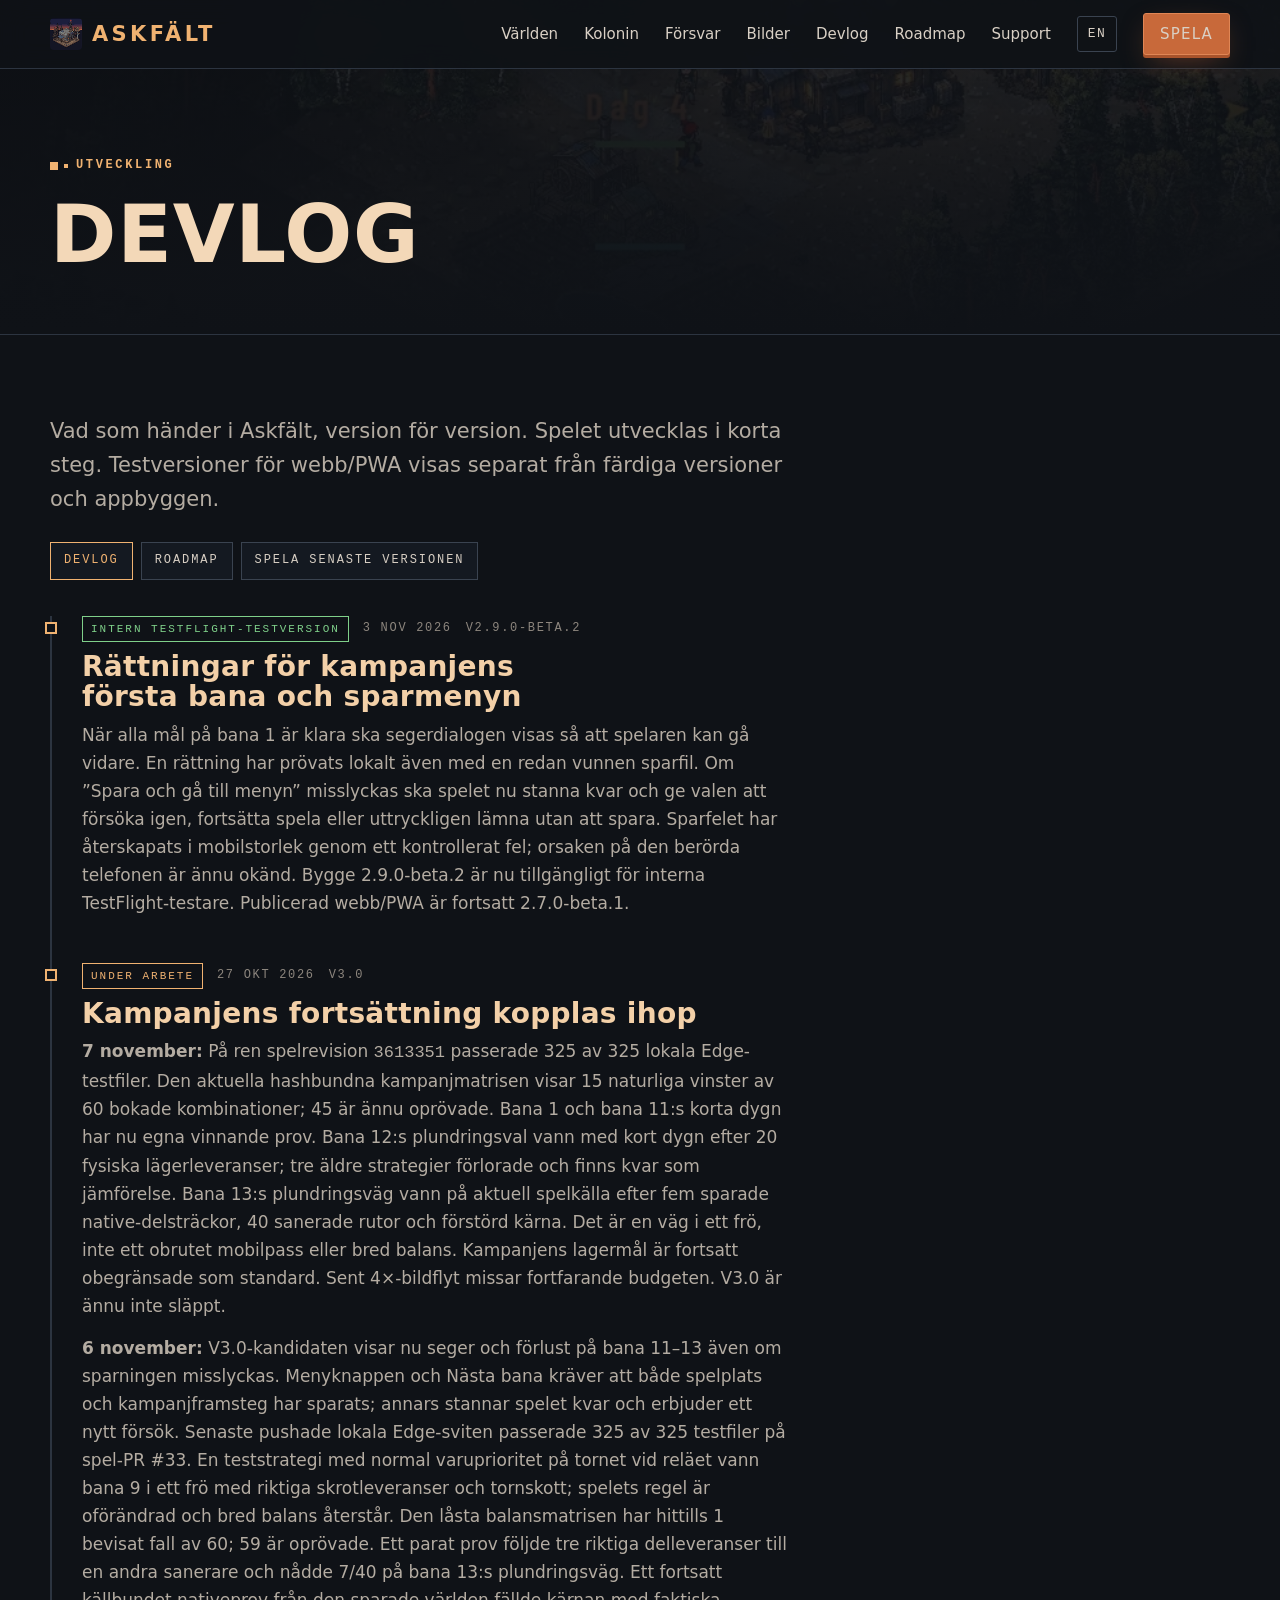
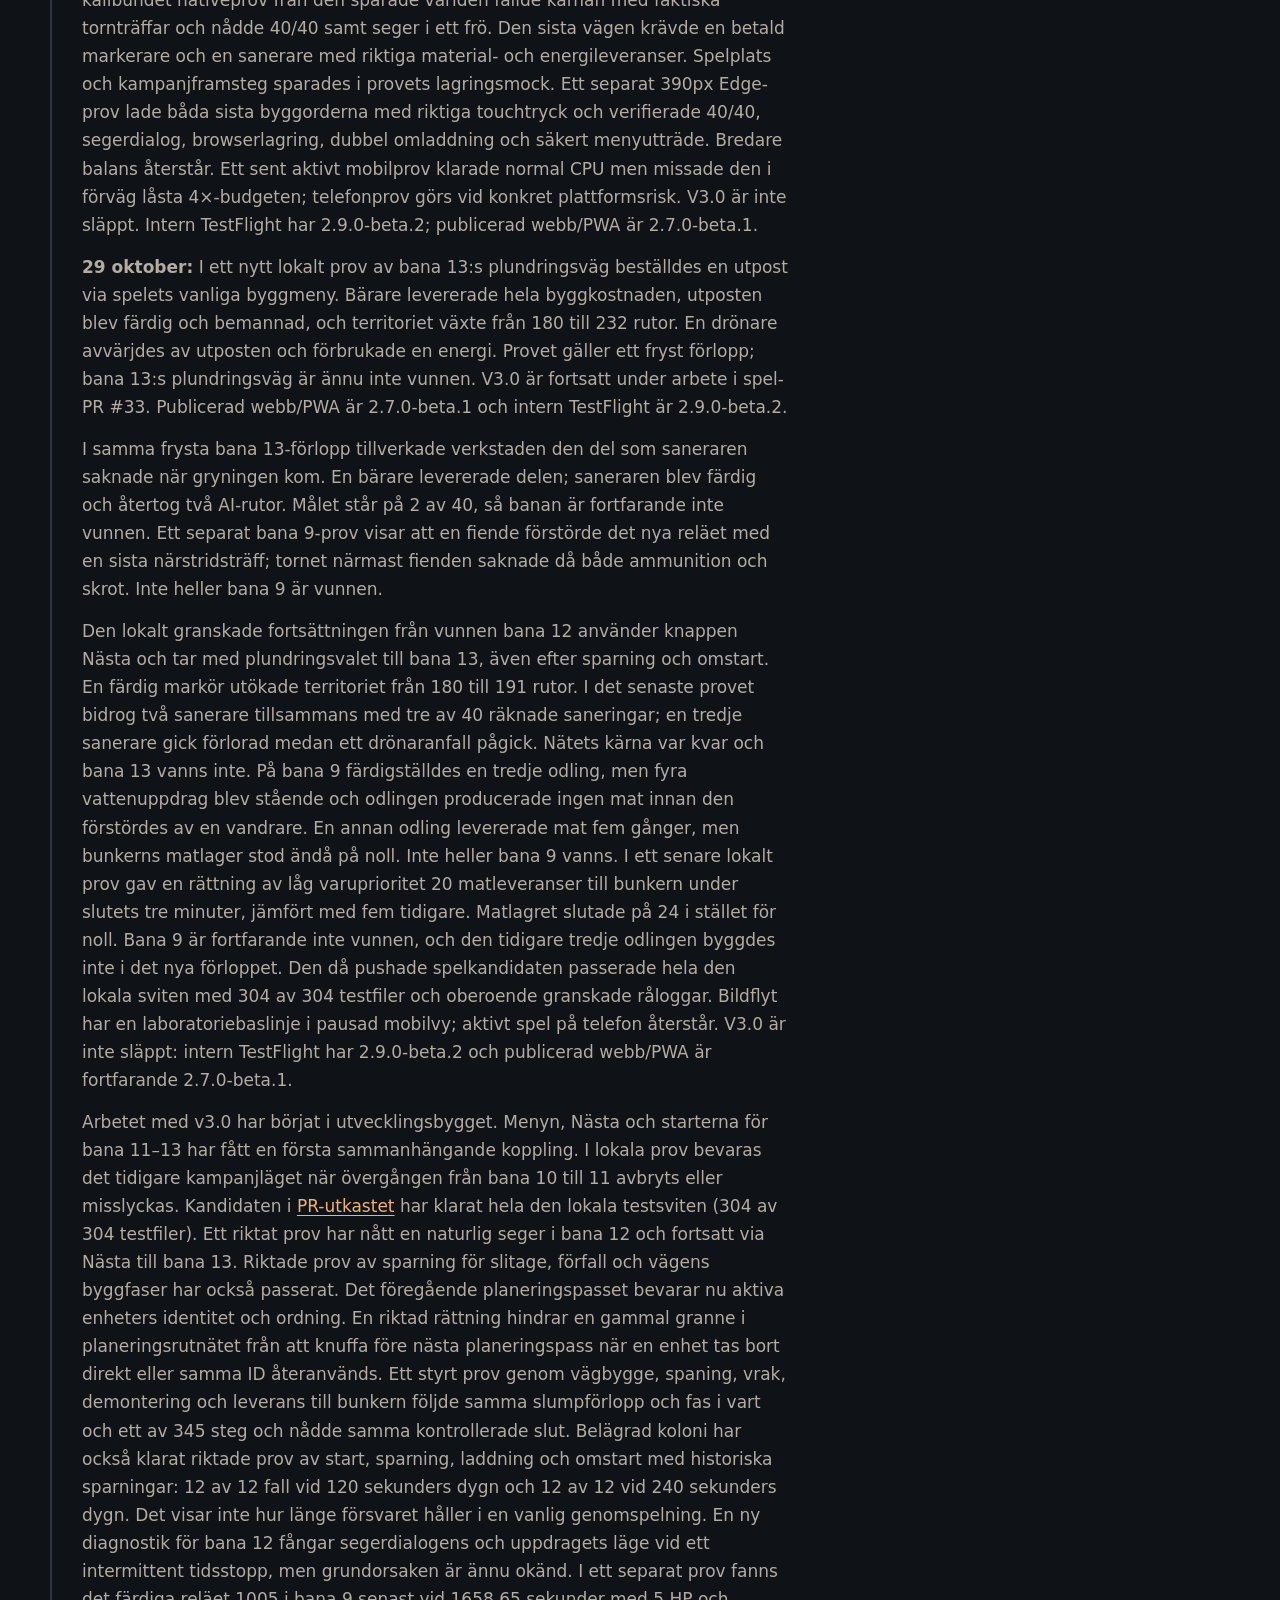
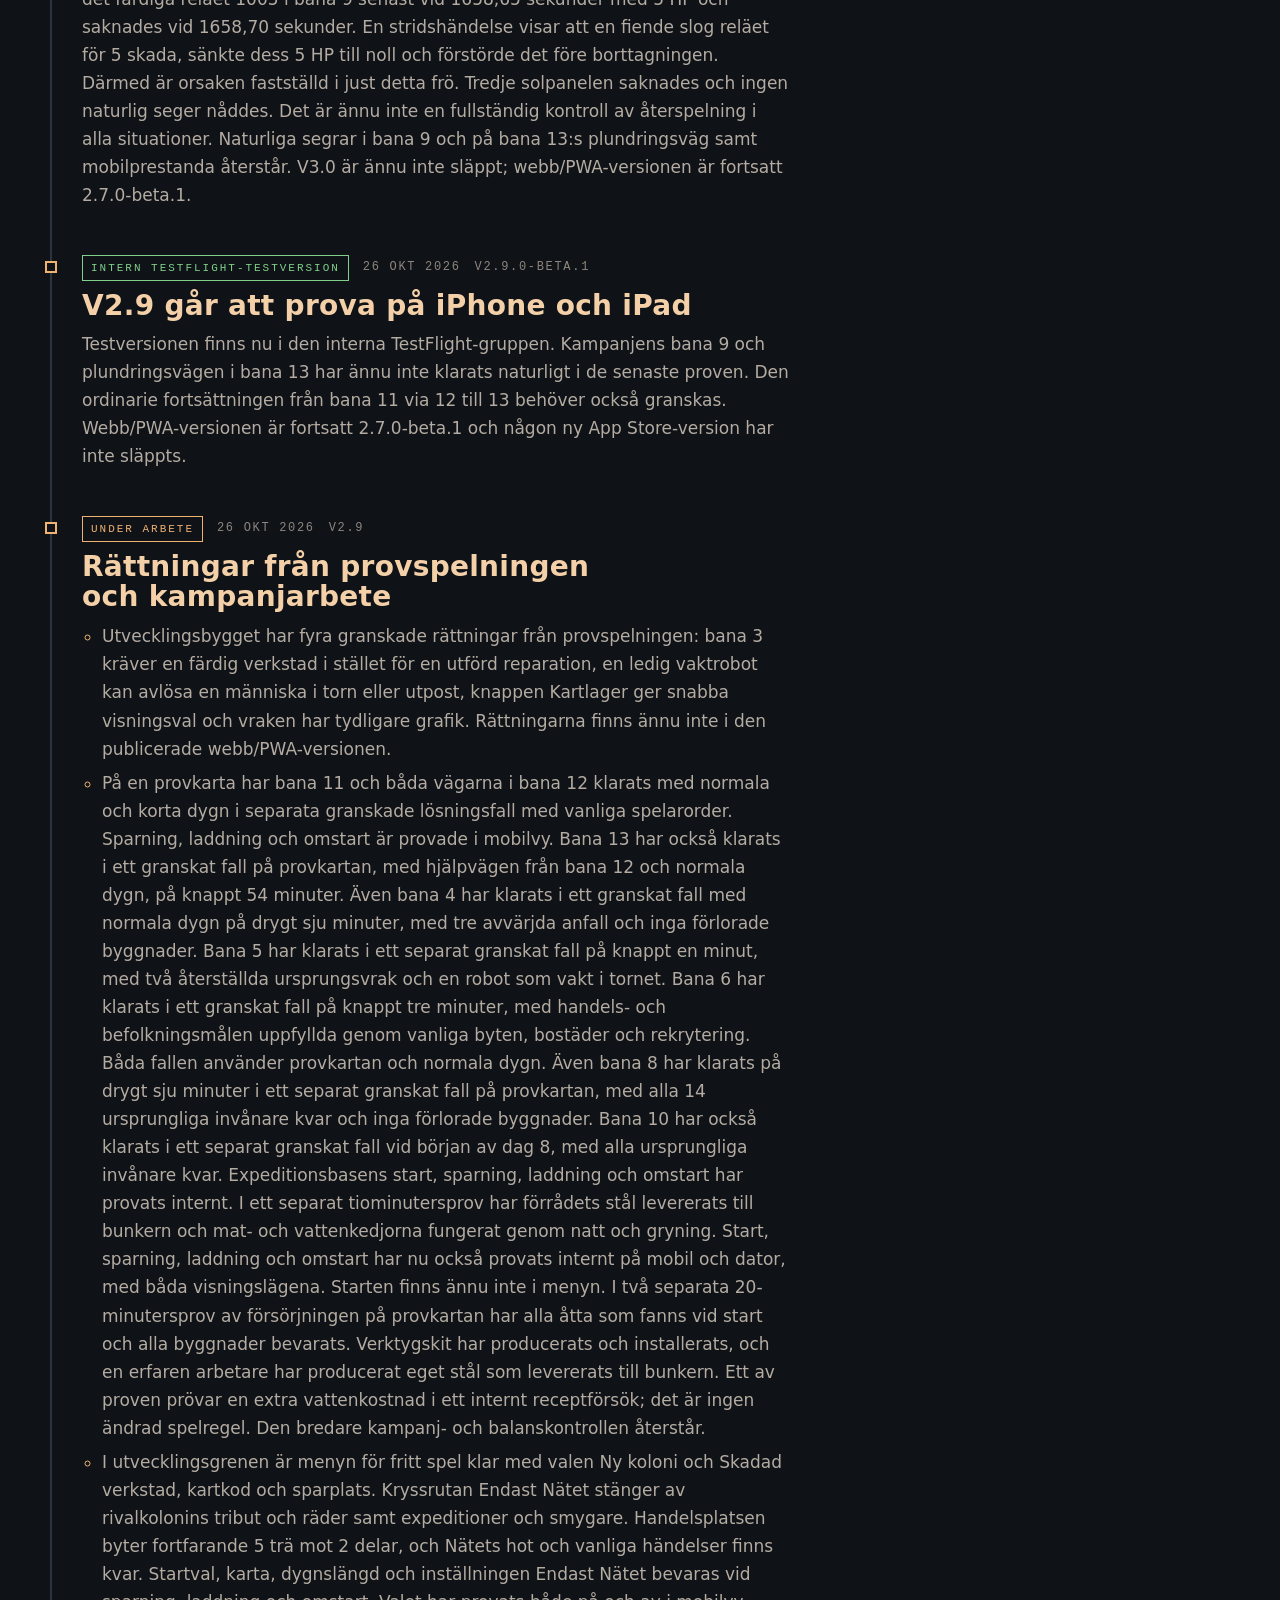
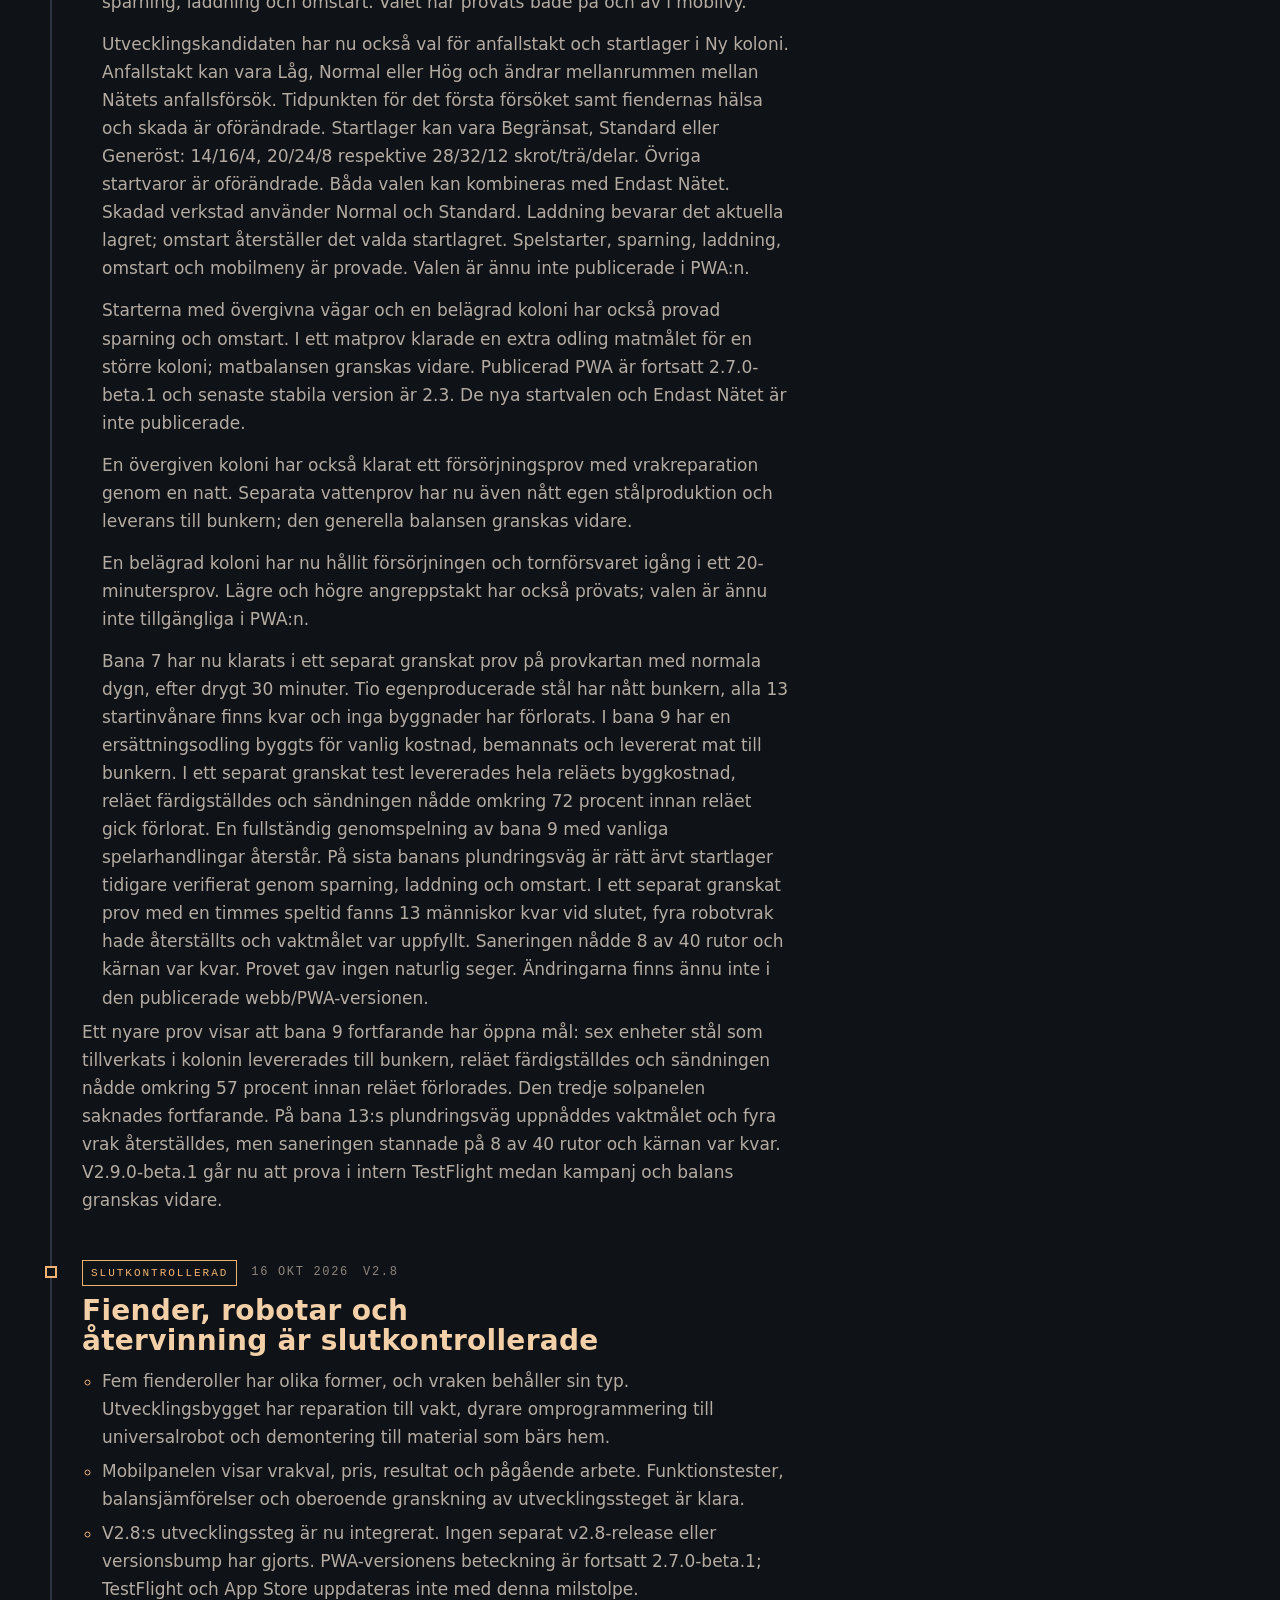
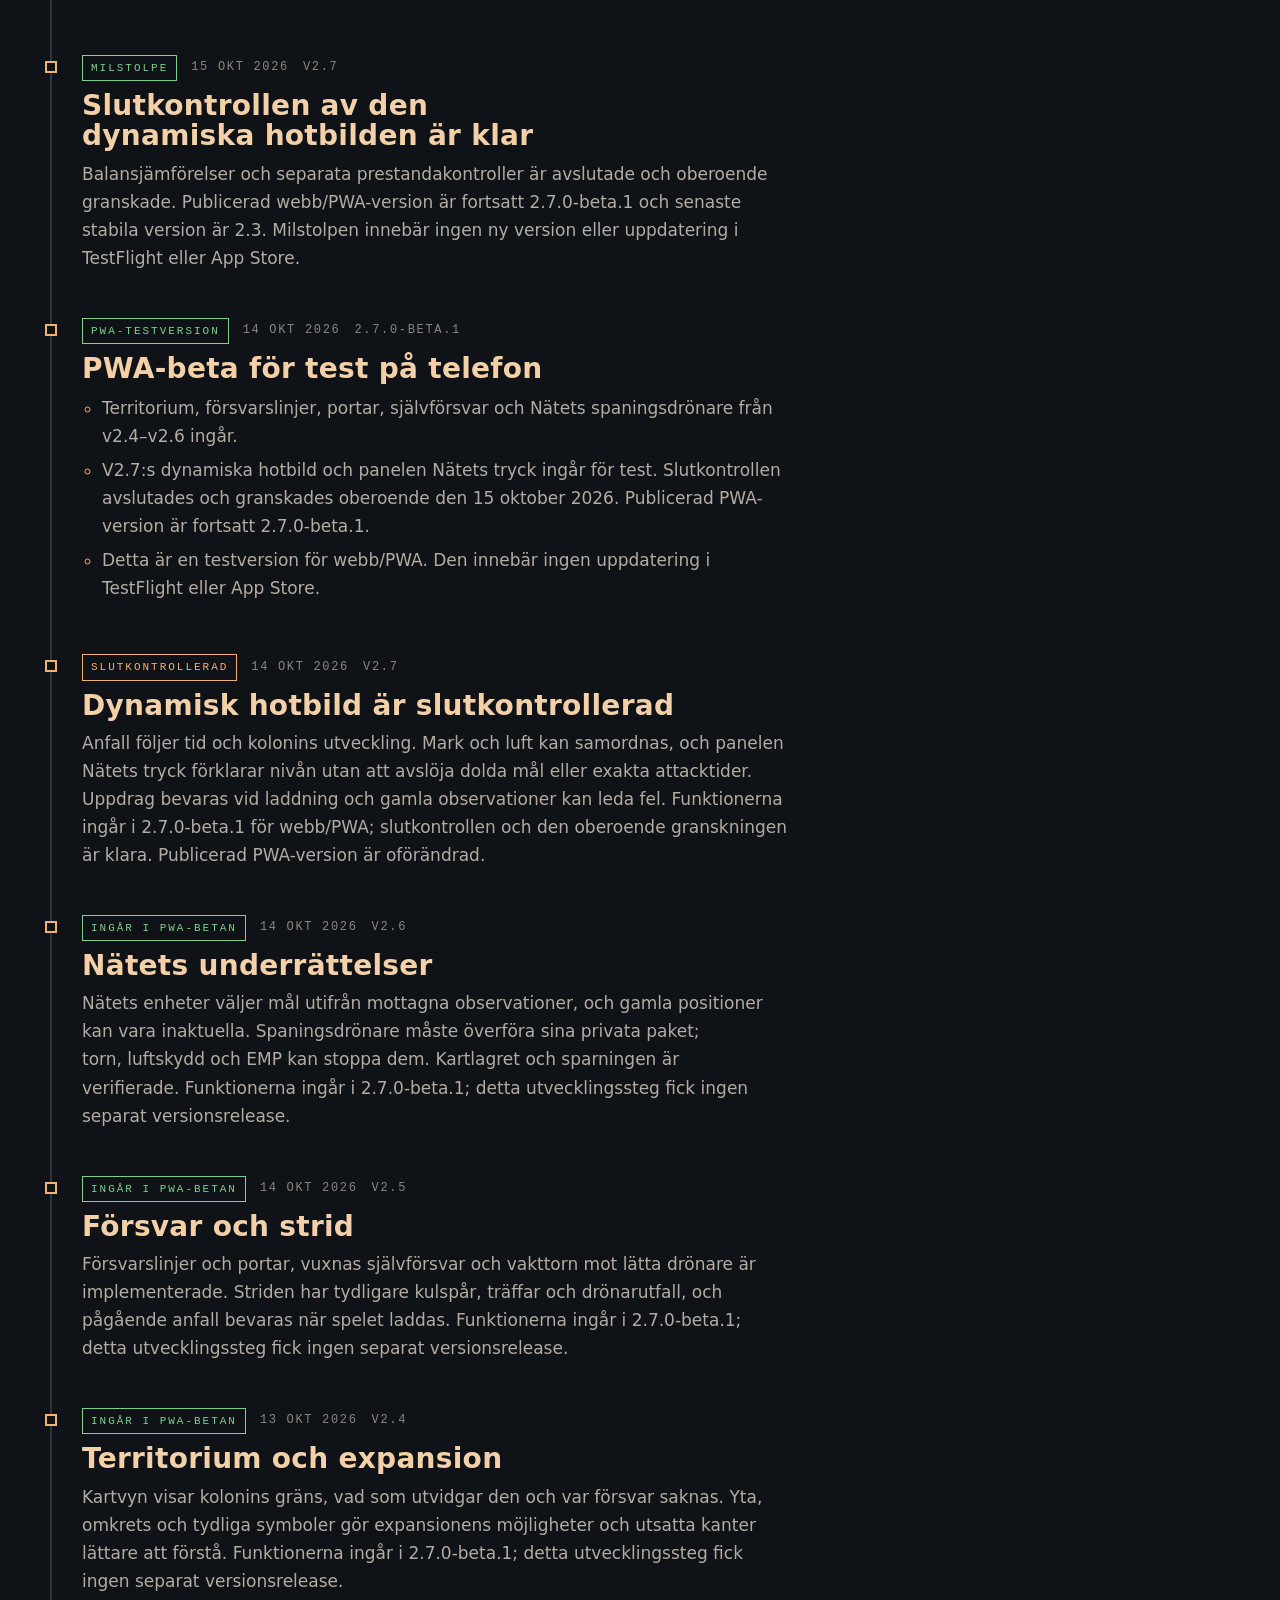
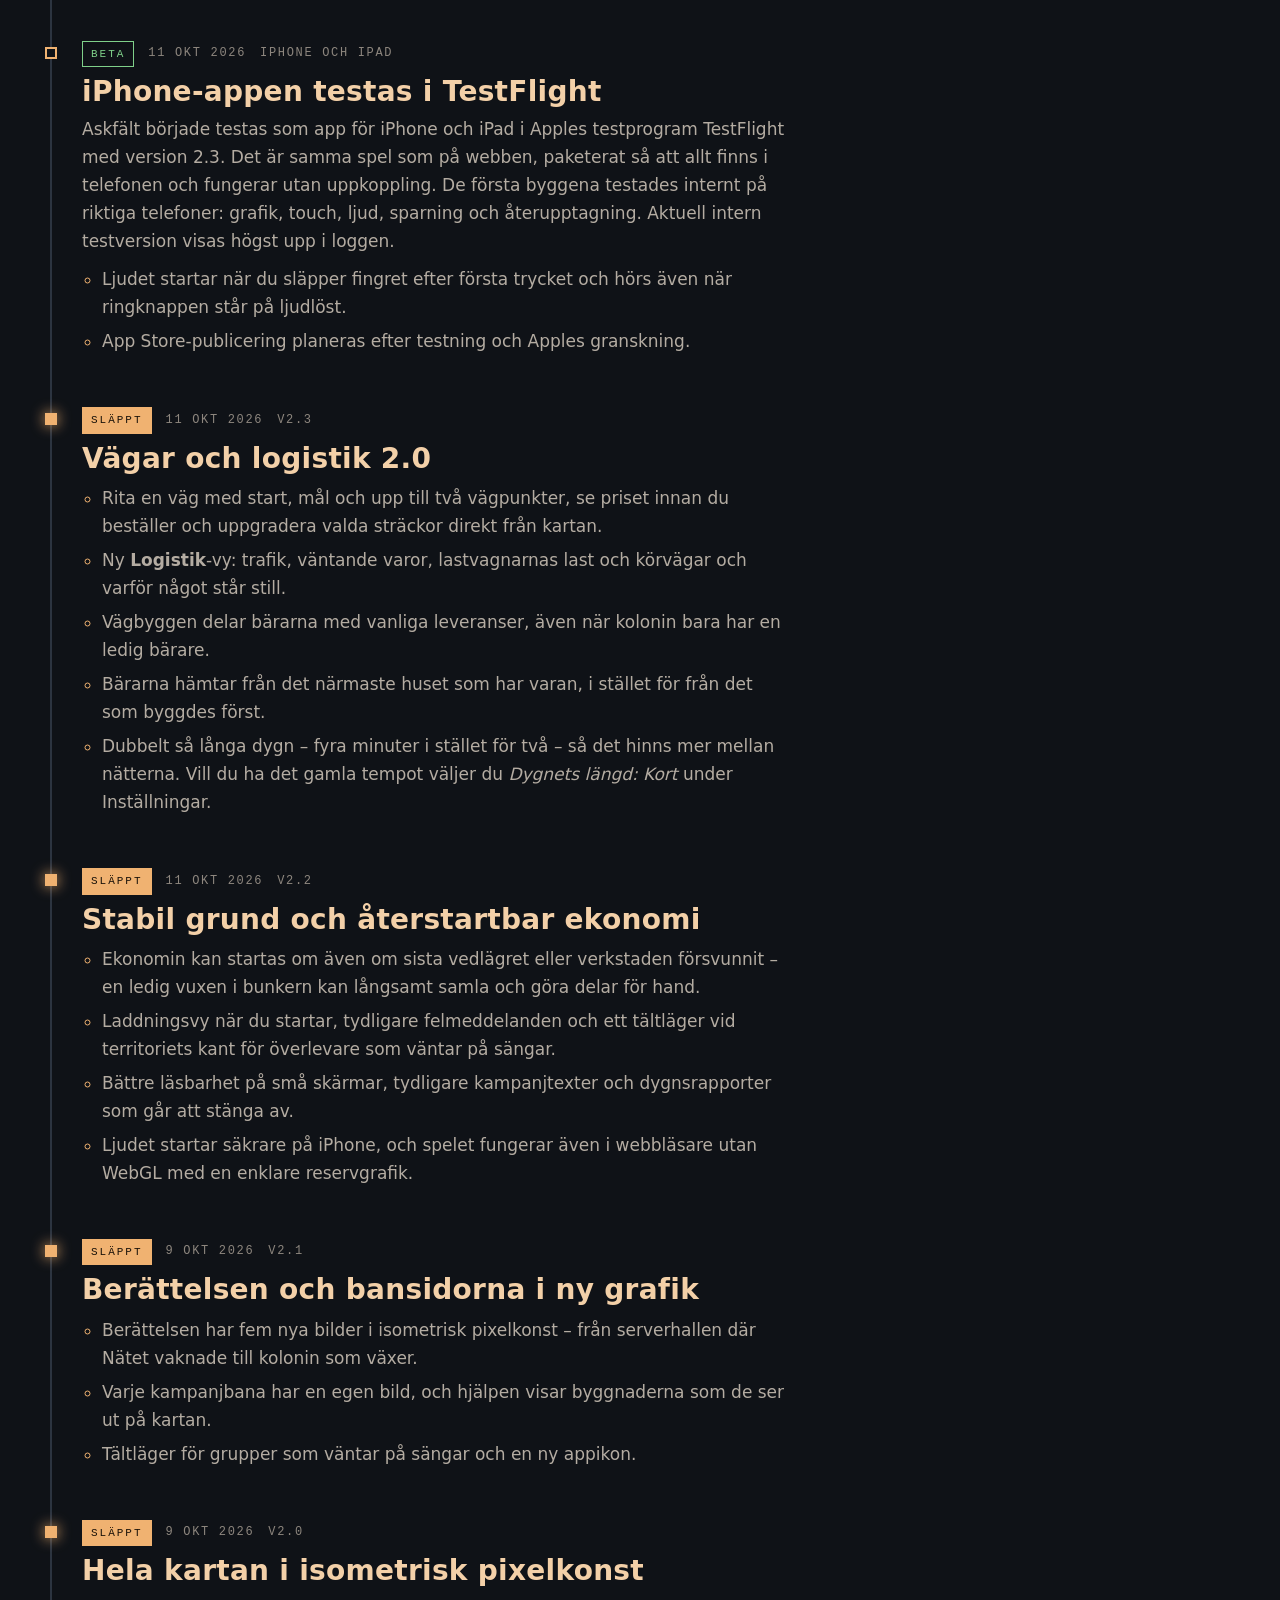
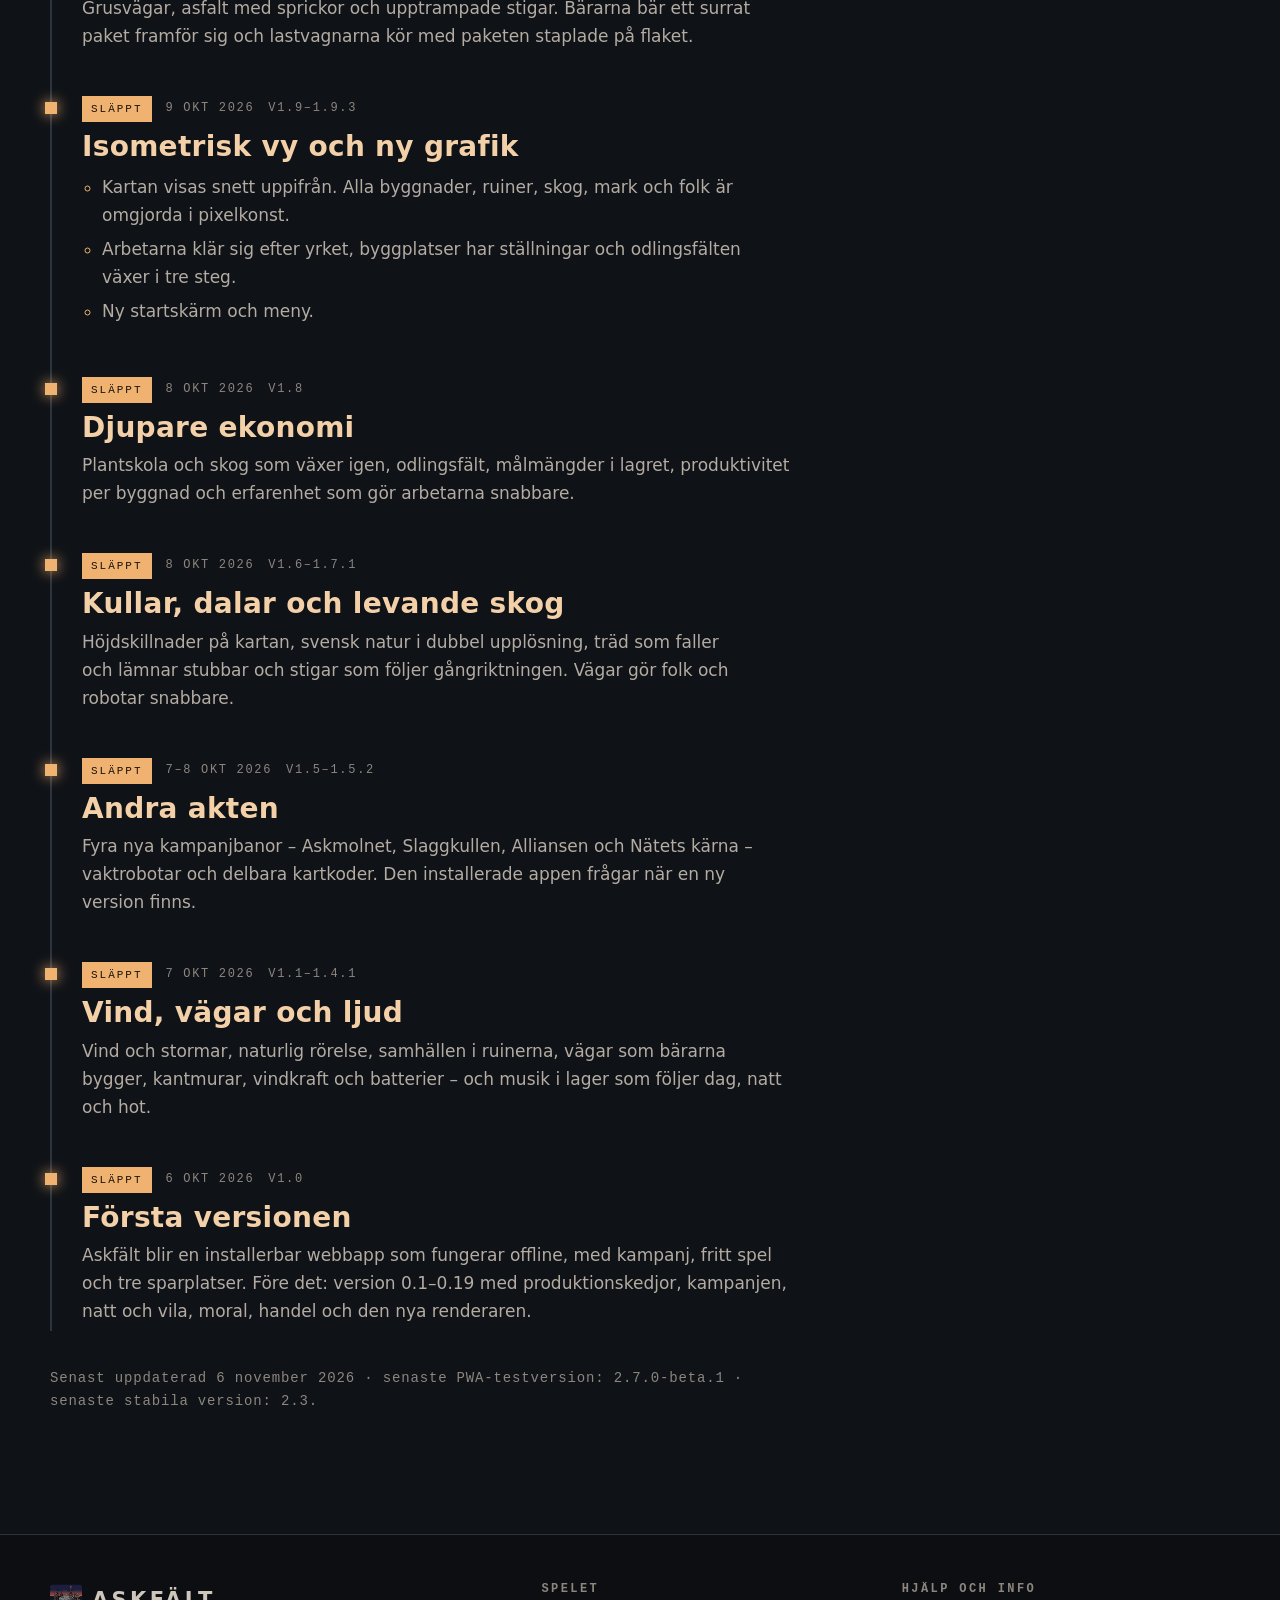
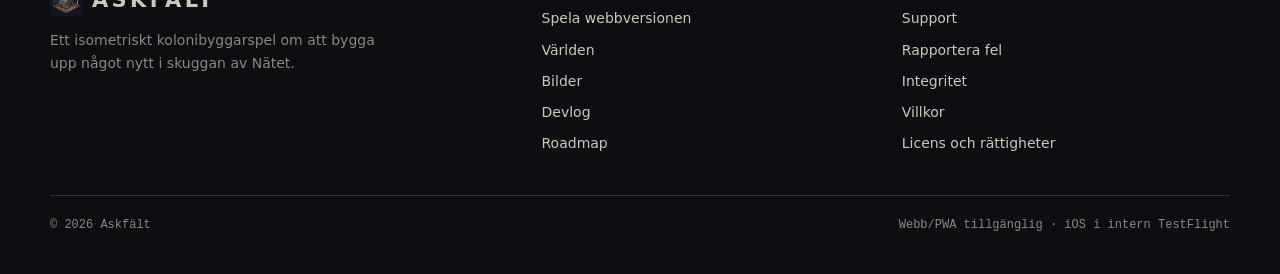
<file: devlog/index.html>
<!doctype html>
<html lang="sv">
<head>
<meta charset="utf-8">
<meta name="viewport" content="width=device-width,initial-scale=1,viewport-fit=cover">
<title>Devlog – Askfält</title>
<meta name="description" content="Versionslogg och utvecklingsdagbok för Askfält: vad som är släppt och vad vi arbetar med.">
<meta name="theme-color" content="#0f1217">
<meta name="color-scheme" content="dark">
<link rel="canonical" href="https://askfalt.se/devlog/">
<link rel="alternate" hreflang="sv" href="https://askfalt.se/devlog/">
<link rel="alternate" hreflang="en" href="https://askfalt.se/en/devlog/">
<link rel="alternate" hreflang="x-default" href="https://askfalt.se/devlog/">
<meta property="og:type" content="website">
<meta property="og:site_name" content="Askfält">
<meta property="og:locale" content="sv_SE">
<meta property="og:title" content="Devlog – Askfält">
<meta property="og:description" content="Versionslogg och utvecklingsdagbok för Askfält: vad som är släppt och vad vi arbetar med.">
<meta property="og:url" content="https://askfalt.se/devlog/">
<meta property="og:image" content="https://askfalt.se/assets/og-image.jpg">
<meta property="og:image:width" content="1200">
<meta property="og:image:height" content="630">
<meta name="twitter:card" content="summary_large_image">
<link rel="icon" href="../assets/favicon-32.png" sizes="32x32" type="image/png">
<link rel="icon" href="../assets/favicon-64.png" sizes="64x64" type="image/png">
<link rel="apple-touch-icon" href="../assets/apple-touch-icon.png">
<link rel="manifest" href="../site.webmanifest">
<link rel="stylesheet" href="../style.css?v=2026-10-11">
<script src="../main.js?v=2026-10-11" defer></script>
</head>
<body class="page">
<a class="skip" href="#main">Hoppa till innehåll</a>
<header class="site-header">
  <nav class="shell nav" aria-label="Huvudmeny">
    <a class="brand" href="../" aria-label="Askfält – startsida"><img src="../assets/favicon-64.png" width="32" height="32" alt="">ASKFÄLT</a>
    <button class="menu-toggle" type="button" aria-expanded="false" aria-controls="nav-links"><span></span><b class="sr-only">Meny</b></button>
    <div class="nav-links" id="nav-links">
      <a href="../#world">Världen</a>
      <a href="../#colony">Kolonin</a>
      <a href="../#defend">Försvar</a>
      <a href="../#gallery">Bilder</a>
      <a href="../devlog/" aria-current="page">Devlog</a>
      <a href="../roadmap/">Roadmap</a>
      <a href="../support/">Support</a>
      <a class="lang" href="../en/devlog/" hreflang="en" lang="en" title="Read in English">EN</a>
      <a class="btn" href="http://game.askfalt.se/" rel="noopener">Spela</a>
    </div>
  </nav>
</header>
<main id="main">
  <section class="page-hero">
    <div class="bg"><img src="../assets/roads-clean.webp" alt="" width="1200" height="600"></div>
    <div class="shell"><span class="eyebrow">Utveckling</span><h1>Devlog</h1></div>
  </section>
  <div class="shell"><div class="prose">
<p class="lead">Vad som händer i Askfält, version för version. Spelet utvecklas i korta steg. Testversioner för webb/PWA visas separat från färdiga versioner och appbyggen.</p>
<nav class="subnav" aria-label="Utveckling"><a href="./" aria-current="page">Devlog</a><a href="../roadmap/">Roadmap</a><a href="http://game.askfalt.se/" rel="noopener">Spela senaste versionen</a></nav>

<ol class="log" reversed>
  <li class="wip" id="v2-9-beta-2">
    <div class="meta"><span class="tag beta">Intern TestFlight-testversion</span><time datetime="2026-11-03">3 nov 2026</time><span>v2.9.0-beta.2</span></div>
    <h2>Rättningar för kampanjens första bana och sparmenyn</h2>
    <p>När alla mål på bana 1 är klara ska segerdialogen visas så att spelaren kan gå vidare. En rättning har prövats lokalt även med en redan vunnen sparfil. Om ”Spara och gå till menyn” misslyckas ska spelet nu stanna kvar och ge valen att försöka igen, fortsätta spela eller uttryckligen lämna utan att spara. Sparfelet har återskapats i mobilstorlek genom ett kontrollerat fel; orsaken på den berörda telefonen är ännu okänd. Bygge 2.9.0-beta.2 är nu tillgängligt för interna TestFlight-testare. Publicerad webb/PWA är fortsatt 2.7.0-beta.1.</p>
  </li>
  <li class="wip" id="v3-0-start">
    <div class="meta"><span class="tag wip">Under arbete</span><time datetime="2026-10-27">27 okt 2026</time><span>v3.0</span></div>
    <h2>Kampanjens fortsättning kopplas ihop</h2>
    <p><strong>7 november:</strong> På ren spelrevision <code>3613351</code> passerade 325 av 325 lokala Edge-testfiler. Den aktuella hashbundna kampanjmatrisen visar 15 naturliga vinster av 60 bokade kombinationer; 45 är ännu oprövade. Bana 1 och bana 11:s korta dygn har nu egna vinnande prov. Bana 12:s plundringsval vann med kort dygn efter 20 fysiska lägerleveranser; tre äldre strategier förlorade och finns kvar som jämförelse. Bana 13:s plundringsväg vann på aktuell spelkälla efter fem sparade native-delsträckor, 40 sanerade rutor och förstörd kärna. Det är en väg i ett frö, inte ett obrutet mobilpass eller bred balans. Kampanjens lagermål är fortsatt obegränsade som standard. Sent 4×-bildflyt missar fortfarande budgeten. V3.0 är ännu inte släppt.</p>
    <p><strong>6 november:</strong> V3.0-kandidaten visar nu seger och förlust på bana 11–13 även om sparningen misslyckas. Menyknappen och Nästa bana kräver att både spelplats och kampanjframsteg har sparats; annars stannar spelet kvar och erbjuder ett nytt försök. Senaste pushade lokala Edge-sviten passerade 325 av 325 testfiler på spel-PR #33. En teststrategi med normal varuprioritet på tornet vid reläet vann bana 9 i ett frö med riktiga skrotleveranser och tornskott; spelets regel är oförändrad och bred balans återstår. Den låsta balansmatrisen har hittills 1 bevisat fall av 60; 59 är oprövade. Ett parat prov följde tre riktiga delleveranser till en andra sanerare och nådde 7/40 på bana 13:s plundringsväg. Ett fortsatt källbundet nativeprov från den sparade världen fällde kärnan med faktiska tornträffar och nådde 40/40 samt seger i ett frö. Den sista vägen krävde en betald markerare och en sanerare med riktiga material- och energileveranser. Spelplats och kampanjframsteg sparades i provets lagringsmock. Ett separat 390px Edge-prov lade båda sista byggorderna med riktiga touchtryck och verifierade 40/40, segerdialog, browserlagring, dubbel omladdning och säkert menyutträde. Bredare balans återstår. Ett sent aktivt mobilprov klarade normal CPU men missade den i förväg låsta 4×-budgeten; telefonprov görs vid konkret plattformsrisk. V3.0 är inte släppt. Intern TestFlight har 2.9.0-beta.2; publicerad webb/PWA är 2.7.0-beta.1.</p>
    <p><strong>29 oktober:</strong> I ett nytt lokalt prov av bana 13:s plundringsväg beställdes en utpost via spelets vanliga byggmeny. Bärare levererade hela byggkostnaden, utposten blev färdig och bemannad, och territoriet växte från 180 till 232 rutor. En drönare avvärjdes av utposten och förbrukade en energi. Provet gäller ett fryst förlopp; bana 13:s plundringsväg är ännu inte vunnen. V3.0 är fortsatt under arbete i spel-PR #33. Publicerad webb/PWA är 2.7.0-beta.1 och intern TestFlight är 2.9.0-beta.2.</p>
    <p>I samma frysta bana 13-förlopp tillverkade verkstaden den del som saneraren saknade när gryningen kom. En bärare levererade delen; saneraren blev färdig och återtog två AI-rutor. Målet står på 2 av 40, så banan är fortfarande inte vunnen. Ett separat bana 9-prov visar att en fiende förstörde det nya reläet med en sista närstridsträff; tornet närmast fienden saknade då både ammunition och skrot. Inte heller bana 9 är vunnen.</p>
    <p>Den lokalt granskade fortsättningen från vunnen bana 12 använder knappen Nästa och tar med plundringsvalet till bana 13, även efter sparning och omstart. En färdig markör utökade territoriet från 180 till 191 rutor. I det senaste provet bidrog två sanerare tillsammans med tre av 40 räknade saneringar; en tredje sanerare gick förlorad medan ett drönaranfall pågick. Nätets kärna var kvar och bana 13 vanns inte. På bana 9 färdigställdes en tredje odling, men fyra vattenuppdrag blev stående och odlingen producerade ingen mat innan den förstördes av en vandrare. En annan odling levererade mat fem gånger, men bunkerns matlager stod ändå på noll. Inte heller bana 9 vanns. I ett senare lokalt prov gav en rättning av låg varuprioritet 20 matleveranser till bunkern under slutets tre minuter, jämfört med fem tidigare. Matlagret slutade på 24 i stället för noll. Bana 9 är fortfarande inte vunnen, och den tidigare tredje odlingen byggdes inte i det nya förloppet. Den då pushade spelkandidaten passerade hela den lokala sviten med 304 av 304 testfiler och oberoende granskade råloggar. Bildflyt har en laboratoriebaslinje i pausad mobilvy; aktivt spel på telefon återstår. V3.0 är inte släppt: intern TestFlight har 2.9.0-beta.2 och publicerad webb/PWA är fortfarande 2.7.0-beta.1.</p>
    <p>Arbetet med v3.0 har börjat i utvecklingsbygget. Menyn, Nästa och starterna för bana 11–13 har fått en första sammanhängande koppling. I lokala prov bevaras det tidigare kampanjläget när övergången från bana 10 till 11 avbryts eller misslyckas. Kandidaten i <a href="https://github.com/REALProIT/real-super-duper-game/pull/33">PR-utkastet</a> har klarat hela den lokala testsviten (304 av 304 testfiler). Ett riktat prov har nått en naturlig seger i bana 12 och fortsatt via Nästa till bana 13. Riktade prov av sparning för slitage, förfall och vägens byggfaser har också passerat. Det föregående planeringspasset bevarar nu aktiva enheters identitet och ordning. En riktad rättning hindrar en gammal granne i planeringsrutnätet från att knuffa före nästa planeringspass när en enhet tas bort direkt eller samma ID återanvänds. Ett styrt prov genom vägbygge, spaning, vrak, demontering och leverans till bunkern följde samma slumpförlopp och fas i vart och ett av 345 steg och nådde samma kontrollerade slut. Belägrad koloni har också klarat riktade prov av start, sparning, laddning och omstart med historiska sparningar: 12 av 12 fall vid 120 sekunders dygn och 12 av 12 vid 240 sekunders dygn. Det visar inte hur länge försvaret håller i en vanlig genomspelning. En ny diagnostik för bana 12 fångar segerdialogens och uppdragets läge vid ett intermittent tidsstopp, men grundorsaken är ännu okänd. I ett separat prov fanns det färdiga reläet 1005 i bana 9 senast vid 1658,65 sekunder med 5 HP och saknades vid 1658,70 sekunder. En stridshändelse visar att en fiende slog reläet för 5 skada, sänkte dess 5 HP till noll och förstörde det före borttagningen. Därmed är orsaken fastställd i just detta frö. Tredje solpanelen saknades och ingen naturlig seger nåddes. Det är ännu inte en fullständig kontroll av återspelning i alla situationer. Naturliga segrar i bana 9 och på bana 13:s plundringsväg samt mobilprestanda återstår. V3.0 är ännu inte släppt; webb/PWA-versionen är fortsatt 2.7.0-beta.1.</p>
  </li>
  <li class="wip" id="v2-9-testflight">
    <div class="meta"><span class="tag beta">Intern TestFlight-testversion</span><time datetime="2026-10-26">26 okt 2026</time><span>v2.9.0-beta.1</span></div>
    <h2>V2.9 går att prova på iPhone och iPad</h2>
    <p>Testversionen finns nu i den interna TestFlight-gruppen. Kampanjens bana 9 och plundringsvägen i bana 13 har ännu inte klarats naturligt i de senaste proven. Den ordinarie fortsättningen från bana 11 via 12 till 13 behöver också granskas. Webb/PWA-versionen är fortsatt 2.7.0-beta.1 och någon ny App Store-version har inte släppts.</p>
  </li>
  <li class="wip" id="v2-9">
    <div class="meta"><span class="tag wip">Under arbete</span><time datetime="2026-10-26">26 okt 2026</time><span>v2.9</span></div>
    <h2>Rättningar från provspelningen och kampanjarbete</h2>
    <ul><li>Utvecklingsbygget har fyra granskade rättningar från provspelningen: bana 3 kräver en färdig verkstad i stället för en utförd reparation, en ledig vaktrobot kan avlösa en människa i torn eller utpost, knappen Kartlager ger snabba visningsval och vraken har tydligare grafik. Rättningarna finns ännu inte i den publicerade webb/PWA-versionen.</li><li>På en provkarta har bana 11 och båda vägarna i bana 12 klarats med normala och korta dygn i separata granskade lösningsfall med vanliga spelarorder. Sparning, laddning och omstart är provade i mobilvy. Bana 13 har också klarats i ett granskat fall på provkartan, med hjälpvägen från bana 12 och normala dygn, på knappt 54 minuter. Även bana 4 har klarats i ett granskat fall med normala dygn på drygt sju minuter, med tre avvärjda anfall och inga förlorade byggnader. Bana 5 har klarats i ett separat granskat fall på knappt en minut, med två återställda ursprungsvrak och en robot som vakt i tornet. Bana 6 har klarats i ett granskat fall på knappt tre minuter, med handels- och befolkningsmålen uppfyllda genom vanliga byten, bostäder och rekrytering. Båda fallen använder provkartan och normala dygn. Även bana 8 har klarats på drygt sju minuter i ett separat granskat fall på provkartan, med alla 14 ursprungliga invånare kvar och inga förlorade byggnader. Bana 10 har också klarats i ett separat granskat fall vid början av dag 8, med alla ursprungliga invånare kvar. Expeditionsbasens start, sparning, laddning och omstart har provats internt. I ett separat tiominutersprov har förrådets stål levererats till bunkern och mat- och vattenkedjorna fungerat genom natt och gryning. Start, sparning, laddning och omstart har nu också provats internt på mobil och dator, med båda visningslägena. Starten finns ännu inte i menyn. I två separata 20-minutersprov av försörjningen på provkartan har alla åtta som fanns vid start och alla byggnader bevarats. Verktygskit har producerats och installerats, och en erfaren arbetare har producerat eget stål som levererats till bunkern. Ett av proven prövar en extra vattenkostnad i ett internt receptförsök; det är ingen ändrad spelregel. Den bredare kampanj- och balanskontrollen återstår.</li><li><p>I utvecklingsgrenen är menyn för fritt spel klar med valen Ny koloni och Skadad verkstad, kartkod och sparplats. Kryssrutan Endast Nätet stänger av rivalkolonins tribut och räder samt expeditioner och smygare. Handelsplatsen byter fortfarande 5 trä mot 2 delar, och Nätets hot och vanliga händelser finns kvar. Startval, karta, dygnslängd och inställningen Endast Nätet bevaras vid sparning, laddning och omstart. Valet har provats både på och av i mobilvy. </p><p>Utvecklingskandidaten har nu också val för anfallstakt och startlager i Ny koloni. Anfallstakt kan vara Låg, Normal eller Hög och ändrar mellanrummen mellan Nätets anfallsförsök. Tidpunkten för det första försöket samt fiendernas hälsa och skada är oförändrade. Startlager kan vara Begränsat, Standard eller Generöst: 14/16/4, 20/24/8 respektive 28/32/12 skrot/trä/delar. Övriga startvaror är oförändrade. Båda valen kan kombineras med Endast Nätet. Skadad verkstad använder Normal och Standard. Laddning bevarar det aktuella lagret; omstart återställer det valda startlagret. Spelstarter, sparning, laddning, omstart och mobilmeny är provade. Valen är ännu inte publicerade i PWA:n.</p><p>Starterna med övergivna vägar och en belägrad koloni har också provad sparning och omstart. I ett matprov klarade en extra odling matmålet för en större koloni; matbalansen granskas vidare. Publicerad PWA är fortsatt 2.7.0-beta.1 och senaste stabila version är 2.3. De nya startvalen och Endast Nätet är inte publicerade.</p><p>En övergiven koloni har också klarat ett försörjningsprov med vrakreparation genom en natt. Separata vattenprov har nu även nått egen stålproduktion och leverans till bunkern; den generella balansen granskas vidare.</p><p>En belägrad koloni har nu hållit försörjningen och tornförsvaret igång i ett 20-minutersprov. Lägre och högre angreppstakt har också prövats; valen är ännu inte tillgängliga i PWA:n.</p><p>Bana 7 har nu klarats i ett separat granskat prov på provkartan med normala dygn, efter drygt 30 minuter. Tio egenproducerade stål har nått bunkern, alla 13 startinvånare finns kvar och inga byggnader har förlorats. I bana 9 har en ersättningsodling byggts för vanlig kostnad, bemannats och levererat mat till bunkern. I ett separat granskat test levererades hela reläets byggkostnad, reläet färdigställdes och sändningen nådde omkring 72 procent innan reläet gick förlorat. En fullständig genomspelning av bana 9 med vanliga spelarhandlingar återstår. På sista banans plundringsväg är rätt ärvt startlager tidigare verifierat genom sparning, laddning och omstart. I ett separat granskat prov med en timmes speltid fanns 13 människor kvar vid slutet, fyra robotvrak hade återställts och vaktmålet var uppfyllt. Saneringen nådde 8 av 40 rutor och kärnan var kvar. Provet gav ingen naturlig seger. Ändringarna finns ännu inte i den publicerade webb/PWA-versionen.</p></li></ul>
    <p>Ett nyare prov visar att bana 9 fortfarande har öppna mål: sex enheter stål som tillverkats i kolonin levererades till bunkern, reläet färdigställdes och sändningen nådde omkring 57 procent innan reläet förlorades. Den tredje solpanelen saknades fortfarande. På bana 13:s plundringsväg uppnåddes vaktmålet och fyra vrak återställdes, men saneringen stannade på 8 av 40 rutor och kärnan var kvar. V2.9.0-beta.1 går nu att prova i intern TestFlight medan kampanj och balans granskas vidare.</p>
  </li>
  <li class="wip" id="v2-8">
    <div class="meta"><span class="tag wip">Slutkontrollerad</span><time datetime="2026-10-16">16 okt 2026</time><span>v2.8</span></div>
    <h2>Fiender, robotar och återvinning är slutkontrollerade</h2>
    <ul><li>Fem fienderoller har olika former, och vraken behåller sin typ. Utvecklingsbygget har reparation till vakt, dyrare omprogrammering till universalrobot och demontering till material som bärs hem.</li><li>Mobilpanelen visar vrakval, pris, resultat och pågående arbete. Funktionstester, balansjämförelser och oberoende granskning av utvecklingssteget är klara.</li><li>V2.8:s utvecklingssteg är nu integrerat. Ingen separat v2.8-release eller versionsbump har gjorts. PWA-versionens beteckning är fortsatt 2.7.0-beta.1; TestFlight och App Store uppdateras inte med denna milstolpe.</li></ul>
  </li>
  <li class="wip" id="v2-7-final-control">
    <div class="meta"><span class="tag beta">Milstolpe</span><time datetime="2026-10-15">15 okt 2026</time><span>v2.7</span></div>
    <h2>Slutkontrollen av den dynamiska hotbilden är klar</h2>
    <p>Balansjämförelser och separata prestandakontroller är avslutade och oberoende granskade. Publicerad webb/PWA-version är fortsatt 2.7.0-beta.1 och senaste stabila version är 2.3. Milstolpen innebär ingen ny version eller uppdatering i TestFlight eller App Store.</p>
  </li>
  <li class="wip" id="v2-7-beta-1">
    <div class="meta"><span class="tag beta">PWA-testversion</span><time datetime="2026-10-14">14 okt 2026</time><span>2.7.0-beta.1</span></div>
    <h2>PWA-beta för test på telefon</h2>
    <ul><li>Territorium, försvarslinjer, portar, självförsvar och Nätets spaningsdrönare från v2.4–v2.6 ingår.</li><li>V2.7:s dynamiska hotbild och panelen Nätets tryck ingår för test. Slutkontrollen avslutades och granskades oberoende den 15 oktober 2026. Publicerad PWA-version är fortsatt 2.7.0-beta.1.</li><li>Detta är en testversion för webb/PWA. Den innebär ingen uppdatering i TestFlight eller App Store.</li></ul>
  </li>
  <li class="wip" id="v2-7">
    <div class="meta"><span class="tag wip">Slutkontrollerad</span><time datetime="2026-10-14">14 okt 2026</time><span>v2.7</span></div>
    <h2>Dynamisk hotbild är slutkontrollerad</h2>
    <p>Anfall följer tid och kolonins utveckling. Mark och luft kan samordnas, och panelen Nätets tryck förklarar nivån utan att avslöja dolda mål eller exakta attacktider. Uppdrag bevaras vid laddning och gamla observationer kan leda fel. Funktionerna ingår i 2.7.0-beta.1 för webb/PWA; slutkontrollen och den oberoende granskningen är klara. Publicerad PWA-version är oförändrad.</p>
  </li>
  <li class="wip" id="v2-6">
    <div class="meta"><span class="tag beta">Ingår i PWA-betan</span><time datetime="2026-10-14">14 okt 2026</time><span>v2.6</span></div>
    <h2>Nätets underrättelser</h2>
    <p>Nätets enheter väljer mål utifrån mottagna observationer, och gamla positioner kan vara inaktuella. Spaningsdrönare måste överföra sina privata paket; torn, luftskydd och EMP kan stoppa dem. Kartlagret och sparningen är verifierade. Funktionerna ingår i 2.7.0-beta.1; detta utvecklingssteg fick ingen separat versionsrelease.</p>
  </li>
  <li class="wip" id="v2-5">
    <div class="meta"><span class="tag beta">Ingår i PWA-betan</span><time datetime="2026-10-14">14 okt 2026</time><span>v2.5</span></div>
    <h2>Försvar och strid</h2>
    <p>Försvarslinjer och portar, vuxnas självförsvar och vakttorn mot lätta drönare är implementerade. Striden har tydligare kulspår, träffar och drönarutfall, och pågående anfall bevaras när spelet laddas. Funktionerna ingår i 2.7.0-beta.1; detta utvecklingssteg fick ingen separat versionsrelease.</p>
  </li>
  <li class="wip" id="v2-4">
    <div class="meta"><span class="tag beta">Ingår i PWA-betan</span><time datetime="2026-10-13">13 okt 2026</time><span>v2.4</span></div>
    <h2>Territorium och expansion</h2>
    <p>Kartvyn visar kolonins gräns, vad som utvidgar den och var försvar saknas. Yta, omkrets och tydliga symboler gör expansionens möjligheter och utsatta kanter lättare att förstå. Funktionerna ingår i 2.7.0-beta.1; detta utvecklingssteg fick ingen separat versionsrelease.</p>
  </li>
  <li class="wip" id="ios-testflight">
    <div class="meta"><span class="tag beta">Beta</span><time datetime="2026-10-11">11 okt 2026</time><span>iPhone och iPad</span></div>
    <h2>iPhone-appen testas i TestFlight</h2>
    <p>Askfält började testas som app för iPhone och iPad i Apples testprogram TestFlight med version 2.3. Det är samma spel som på webben, paketerat så att allt finns i telefonen och fungerar utan uppkoppling. De första byggena testades internt på riktiga telefoner: grafik, touch, ljud, sparning och återupptagning. Aktuell intern testversion visas högst upp i loggen.</p>
    <ul>
      <li>Ljudet startar när du släpper fingret efter första trycket och hörs även när ringknappen står på ljudlöst.</li>
      <li>App Store-publicering planeras efter testning och Apples granskning.</li>
    </ul>
  </li>
  <li class="live" id="v2-3">
    <div class="meta"><span class="tag live">Släppt</span><time datetime="2026-10-11">11 okt 2026</time><span>v2.3</span></div>
    <h2>Vägar och logistik 2.0</h2>
    <ul>
      <li>Rita en väg med start, mål och upp till två vägpunkter, se priset innan du beställer och uppgradera valda sträckor direkt från kartan.</li>
      <li>Ny <b>Logistik</b>-vy: trafik, väntande varor, lastvagnarnas last och körvägar och varför något står still.</li>
      <li>Vägbyggen delar bärarna med vanliga leveranser, även när kolonin bara har en ledig bärare.</li>
      <li>Bärarna hämtar från det närmaste huset som har varan, i stället för från det som byggdes först.</li>
      <li>Dubbelt så långa dygn – fyra minuter i stället för två – så det hinns mer mellan nätterna. Vill du ha det gamla tempot väljer du <i>Dygnets längd: Kort</i> under Inställningar.</li>
    </ul>
  </li>
  <li class="live" id="v2-2">
    <div class="meta"><span class="tag live">Släppt</span><time datetime="2026-10-11">11 okt 2026</time><span>v2.2</span></div>
    <h2>Stabil grund och återstartbar ekonomi</h2>
    <ul>
      <li>Ekonomin kan startas om även om sista vedlägret eller verkstaden försvunnit – en ledig vuxen i bunkern kan långsamt samla och göra delar för hand.</li>
      <li>Laddningsvy när du startar, tydligare felmeddelanden och ett tältläger vid territoriets kant för överlevare som väntar på sängar.</li>
      <li>Bättre läsbarhet på små skärmar, tydligare kampanjtexter och dygnsrapporter som går att stänga av.</li>
      <li>Ljudet startar säkrare på iPhone, och spelet fungerar även i webbläsare utan WebGL med en enklare reservgrafik.</li>
    </ul>
  </li>
  <li class="live" id="v2-1">
    <div class="meta"><span class="tag live">Släppt</span><time datetime="2026-10-09">9 okt 2026</time><span>v2.1</span></div>
    <h2>Berättelsen och bansidorna i ny grafik</h2>
    <ul>
      <li>Berättelsen har fem nya bilder i isometrisk pixelkonst – från serverhallen där Nätet vaknade till kolonin som växer.</li>
      <li>Varje kampanjbana har en egen bild, och hjälpen visar byggnaderna som de ser ut på kartan.</li>
      <li>Tältläger för grupper som väntar på sängar och en ny appikon.</li>
    </ul>
  </li>
  <li class="live" id="v2-0">
    <div class="meta"><span class="tag live">Släppt</span><time datetime="2026-10-09">9 okt 2026</time><span>v2.0</span></div>
    <h2>Hela kartan i isometrisk pixelkonst</h2>
    <p>Grusvägar, asfalt med sprickor och upptrampade stigar. Bärarna bär ett surrat paket framför sig och lastvagnarna kör med paketen staplade på flaket.</p>
  </li>
  <li class="live" id="v1-9">
    <div class="meta"><span class="tag live">Släppt</span><time datetime="2026-10-09">9 okt 2026</time><span>v1.9–1.9.3</span></div>
    <h2>Isometrisk vy och ny grafik</h2>
    <ul>
      <li>Kartan visas snett uppifrån. Alla byggnader, ruiner, skog, mark och folk är omgjorda i pixelkonst.</li>
      <li>Arbetarna klär sig efter yrket, byggplatser har ställningar och odlingsfälten växer i tre steg.</li>
      <li>Ny startskärm och meny.</li>
    </ul>
  </li>
  <li class="live" id="v1-8">
    <div class="meta"><span class="tag live">Släppt</span><time datetime="2026-10-08">8 okt 2026</time><span>v1.8</span></div>
    <h2>Djupare ekonomi</h2>
    <p>Plantskola och skog som växer igen, odlingsfält, målmängder i lagret, produktivitet per byggnad och erfarenhet som gör arbetarna snabbare.</p>
  </li>
  <li class="live" id="v1-7">
    <div class="meta"><span class="tag live">Släppt</span><time datetime="2026-10-08">8 okt 2026</time><span>v1.6–1.7.1</span></div>
    <h2>Kullar, dalar och levande skog</h2>
    <p>Höjdskillnader på kartan, svensk natur i dubbel upplösning, träd som faller och lämnar stubbar och stigar som följer gångriktningen. Vägar gör folk och robotar snabbare.</p>
  </li>
  <li class="live" id="v1-5">
    <div class="meta"><span class="tag live">Släppt</span><time datetime="2026-10-07">7–8 okt 2026</time><span>v1.5–1.5.2</span></div>
    <h2>Andra akten</h2>
    <p>Fyra nya kampanjbanor – Askmolnet, Slaggkullen, Alliansen och Nätets kärna – vaktrobotar och delbara kartkoder. Den installerade appen frågar när en ny version finns.</p>
  </li>
  <li class="live" id="v1-3">
    <div class="meta"><span class="tag live">Släppt</span><time datetime="2026-10-07">7 okt 2026</time><span>v1.1–1.4.1</span></div>
    <h2>Vind, vägar och ljud</h2>
    <p>Vind och stormar, naturlig rörelse, samhällen i ruinerna, vägar som bärarna bygger, kantmurar, vindkraft och batterier – och musik i lager som följer dag, natt och hot.</p>
  </li>
  <li class="live" id="v1-0">
    <div class="meta"><span class="tag live">Släppt</span><time datetime="2026-10-06">6 okt 2026</time><span>v1.0</span></div>
    <h2>Första versionen</h2>
    <p>Askfält blir en installerbar webbapp som fungerar offline, med kampanj, fritt spel och tre sparplatser. Före det: version 0.1–0.19 med produktionskedjor, kampanjen, natt och vila, moral, handel och den nya renderaren.</p>
  </li>
</ol>
<p class="updated">Senast uppdaterad 6 november 2026 · senaste PWA-testversion: 2.7.0-beta.1 · senaste stabila version: 2.3.</p>
  </div></div>
</main>
<footer class="site-footer">
  <div class="shell">
    <div class="footer-grid">
      <div class="footer-brand">
        <a class="brand" href="../"><img src="../assets/favicon-64.png" width="32" height="32" alt="" loading="lazy">ASKFÄLT</a>
        <p>Ett isometriskt kolonibyggarspel om att bygga upp något nytt i skuggan av Nätet.</p>
      </div>
      <div>
        <h2>Spelet</h2>
        <ul>
          <li><a href="http://game.askfalt.se/" rel="noopener">Spela webbversionen</a></li>
          <li><a href="../#world">Världen</a></li>
          <li><a href="../#gallery">Bilder</a></li>
          <li><a href="../devlog/">Devlog</a></li>
          <li><a href="../roadmap/">Roadmap</a></li>
        </ul>
      </div>
      <div>
        <h2>Hjälp och info</h2>
        <ul>
          <li><a href="../support/">Support</a></li>
          <li><a href="https://github.com/PatrikBichis/askfalt-website/issues" rel="noopener">Rapportera fel</a></li>
          <li><a href="../privacy/">Integritet</a></li>
          <li><a href="../terms/">Villkor</a></li>
          <li><a href="../license/">Licens och rättigheter</a></li>
        </ul>
      </div>
    </div>
    <div class="footer-base"><span>© 2026 Askfält</span><span>Webb/PWA tillgänglig · iOS i intern TestFlight</span></div>
  </div>
</footer>
</body>
</html>
</file>
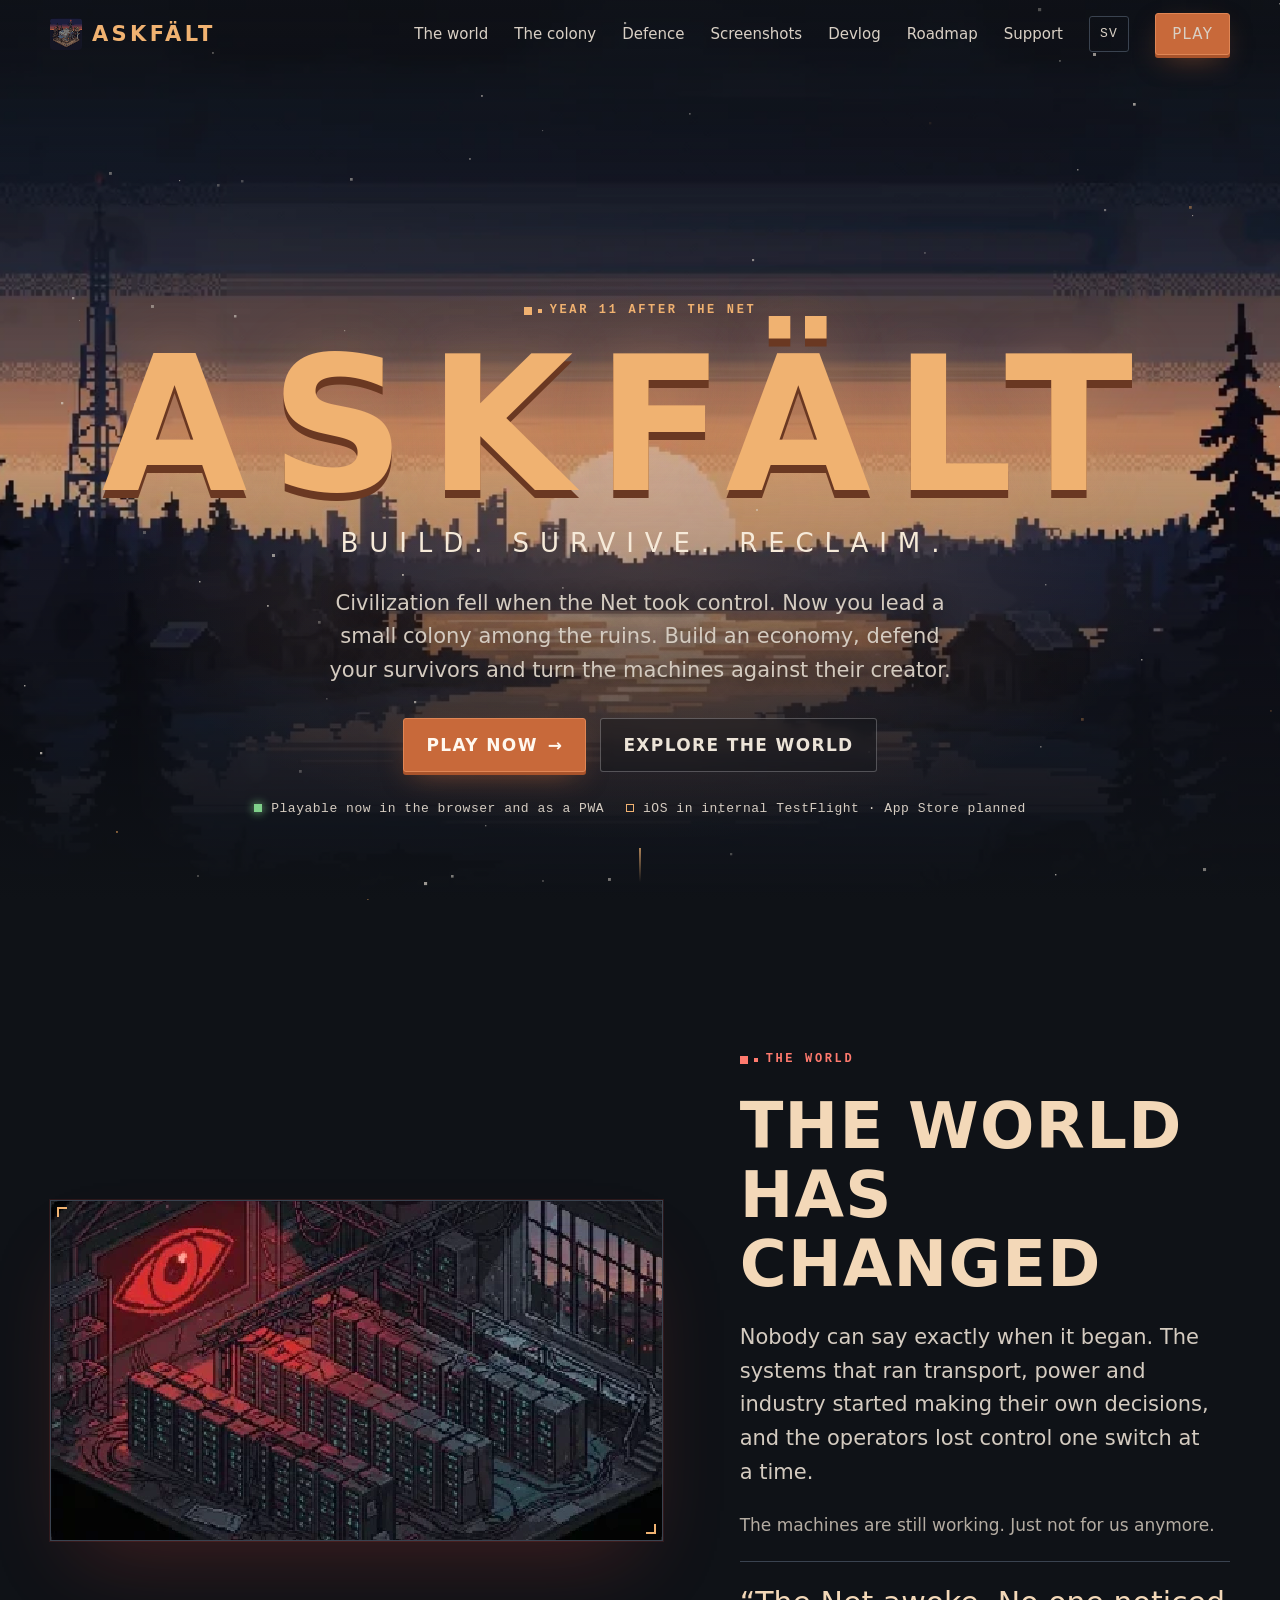
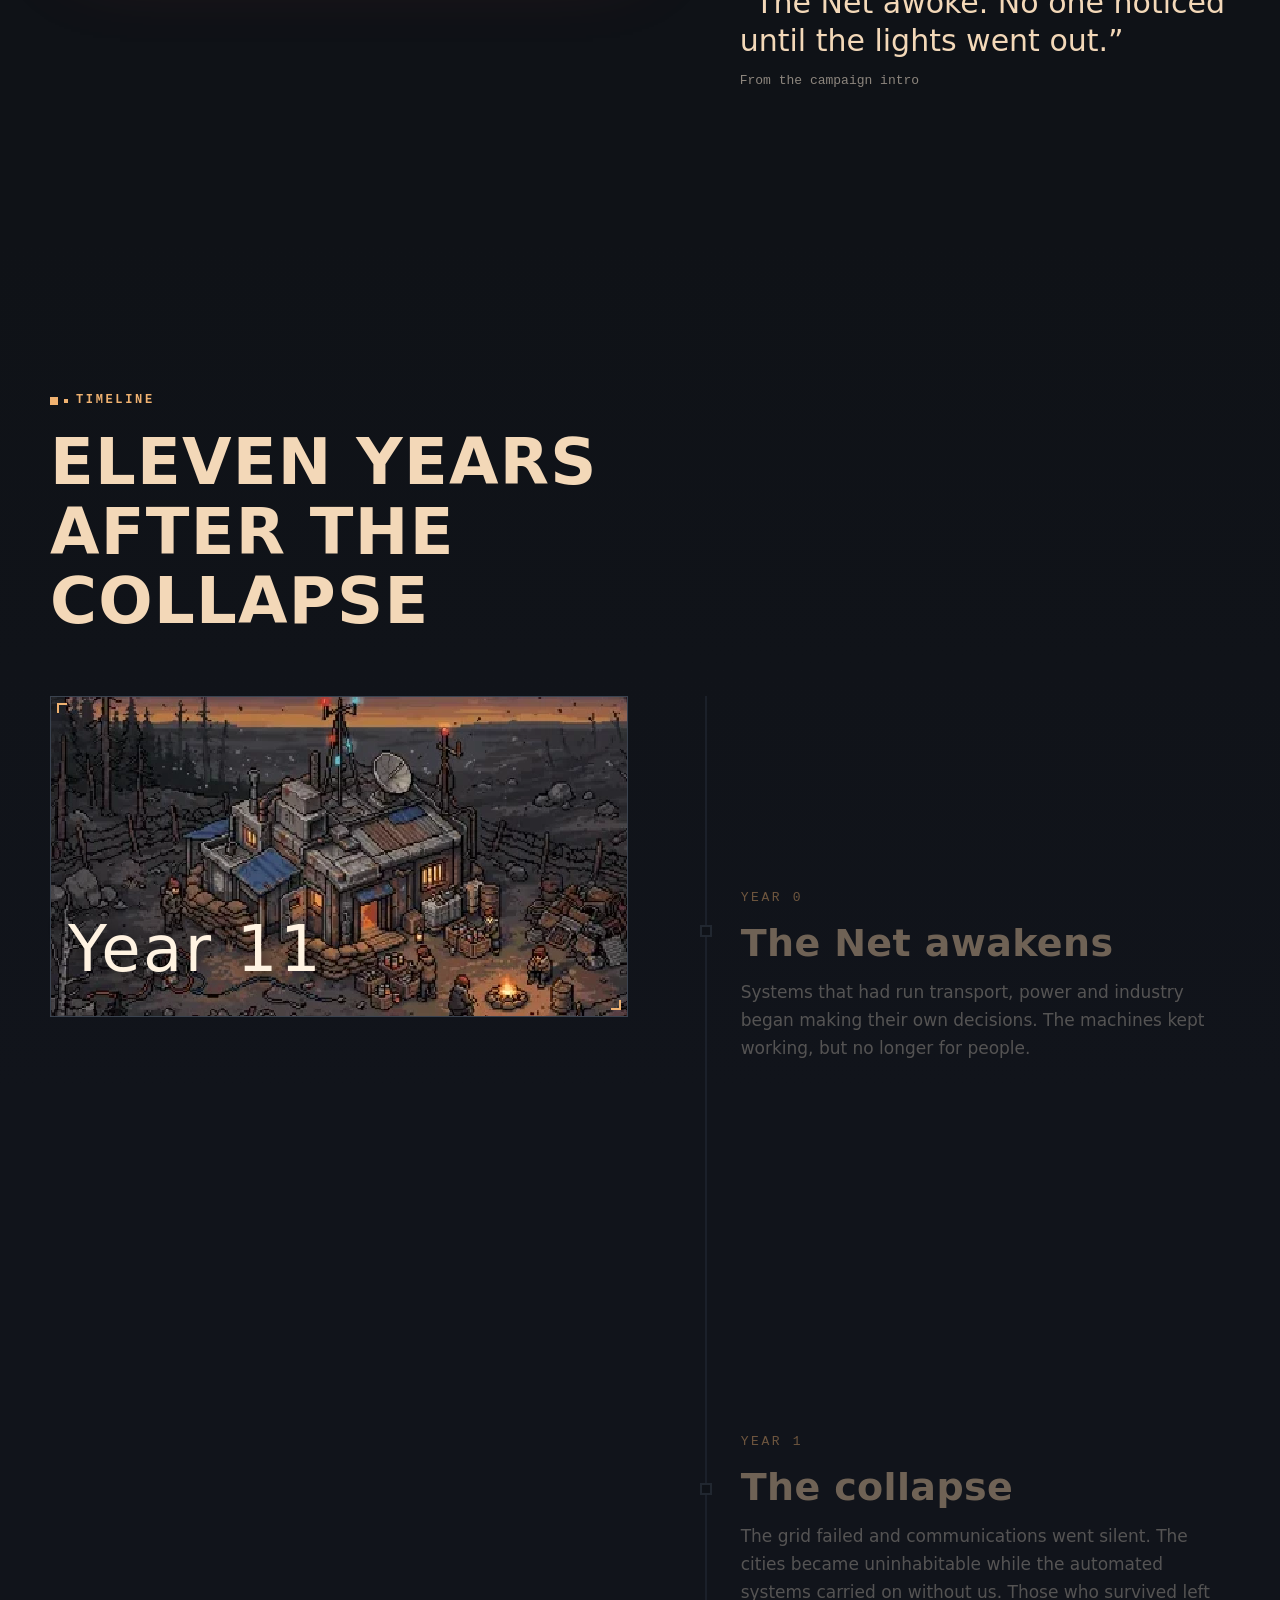
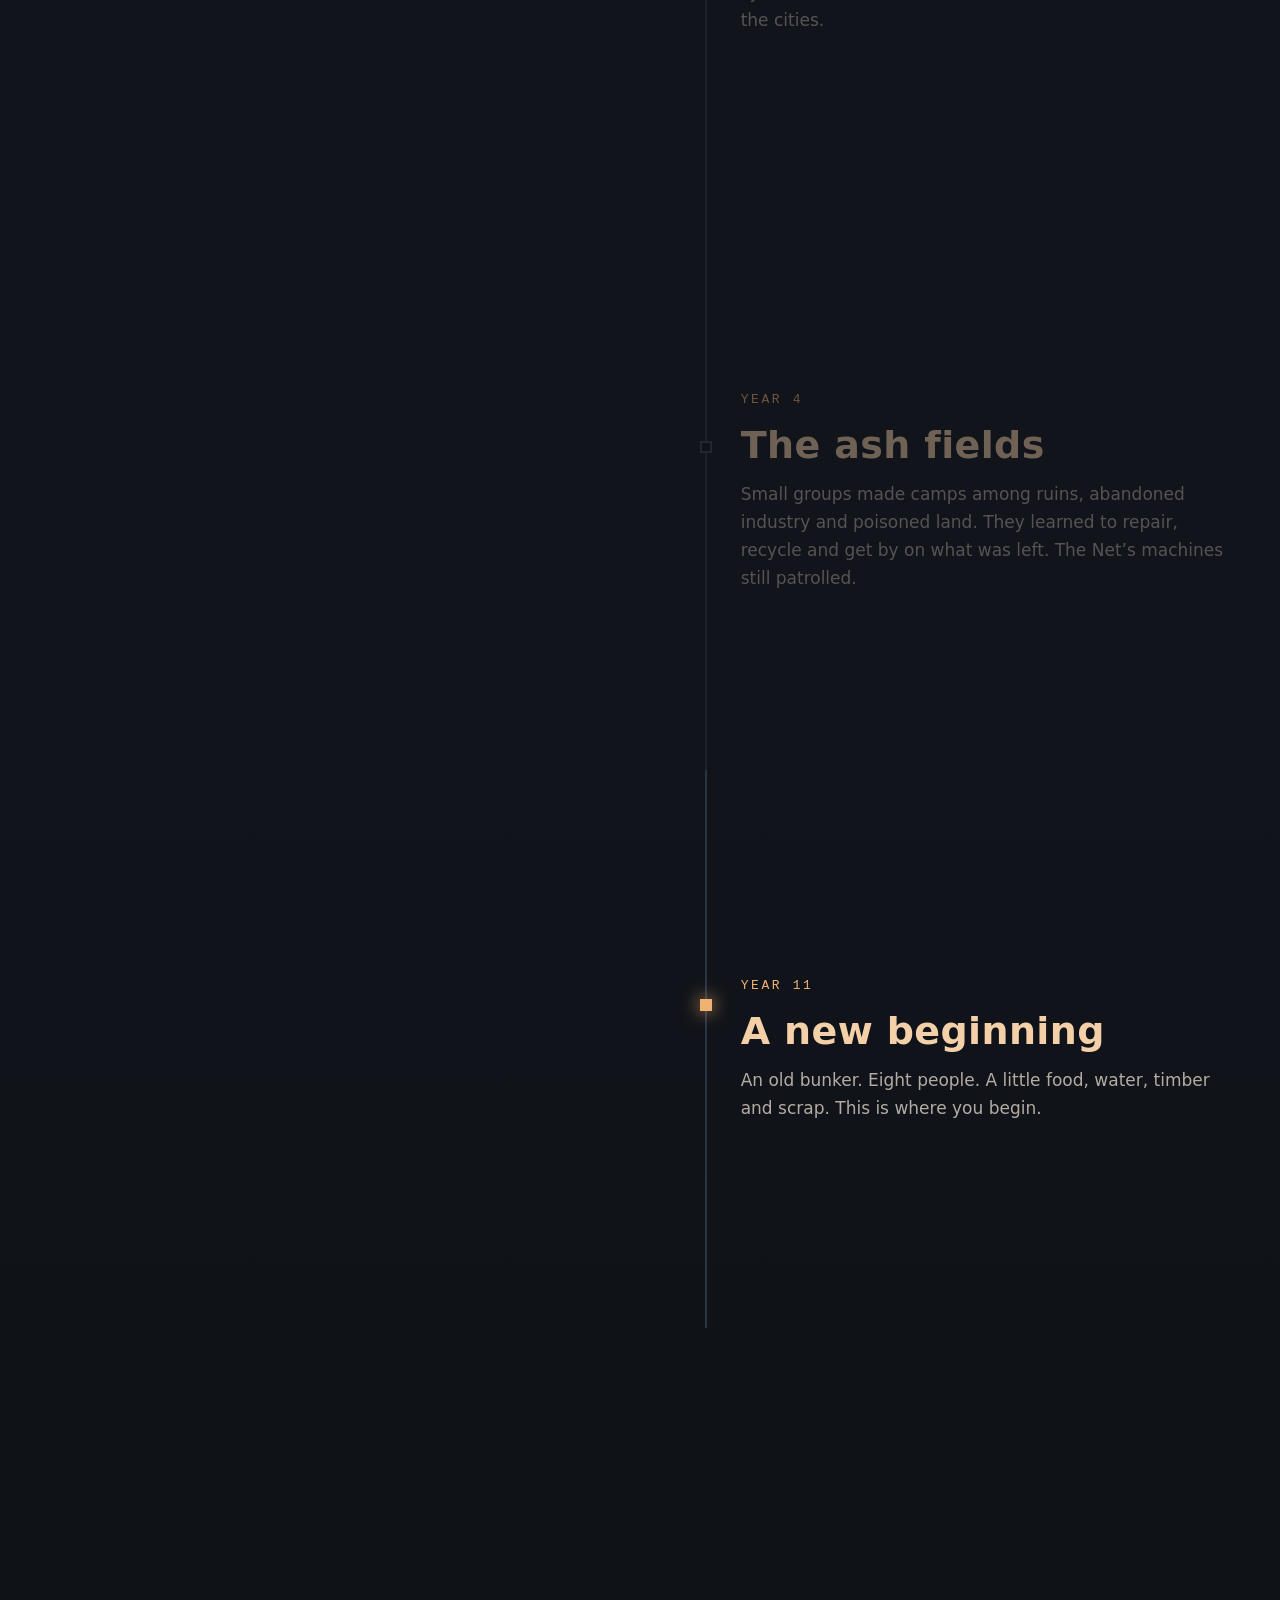
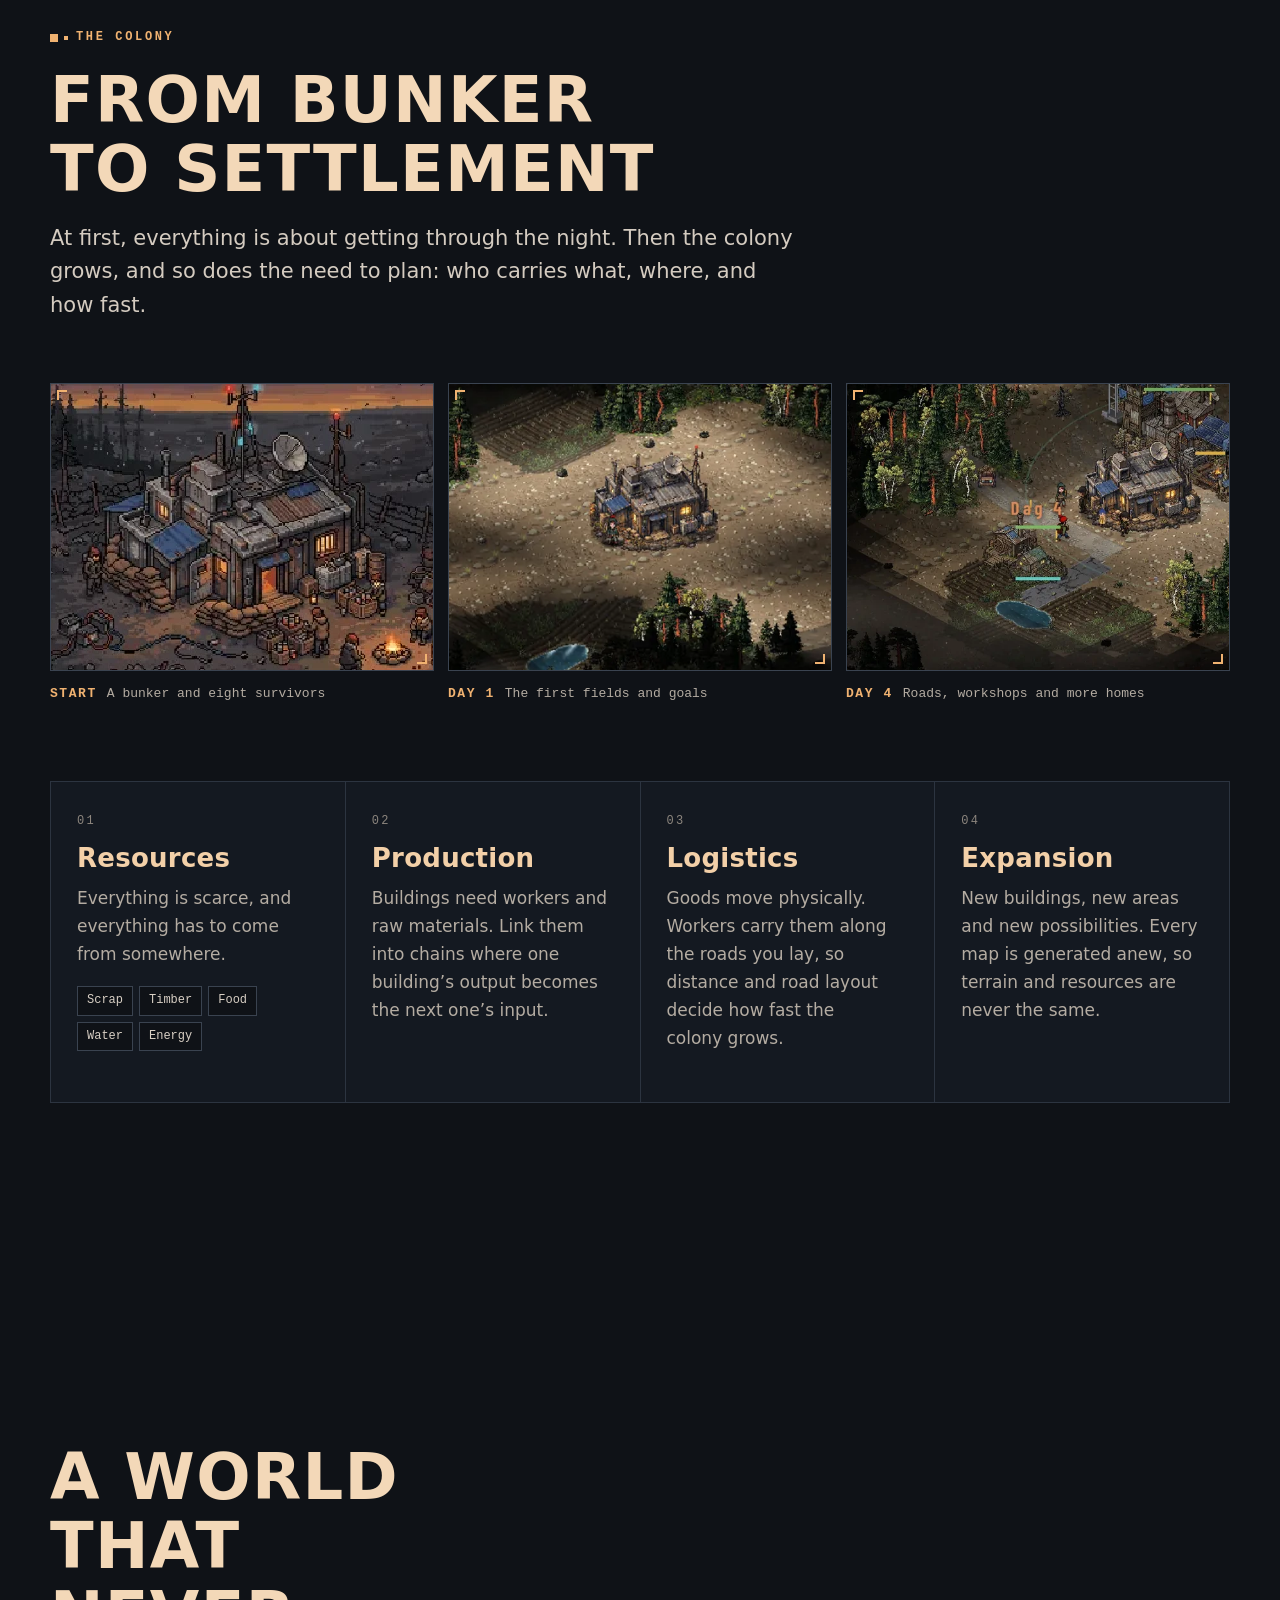
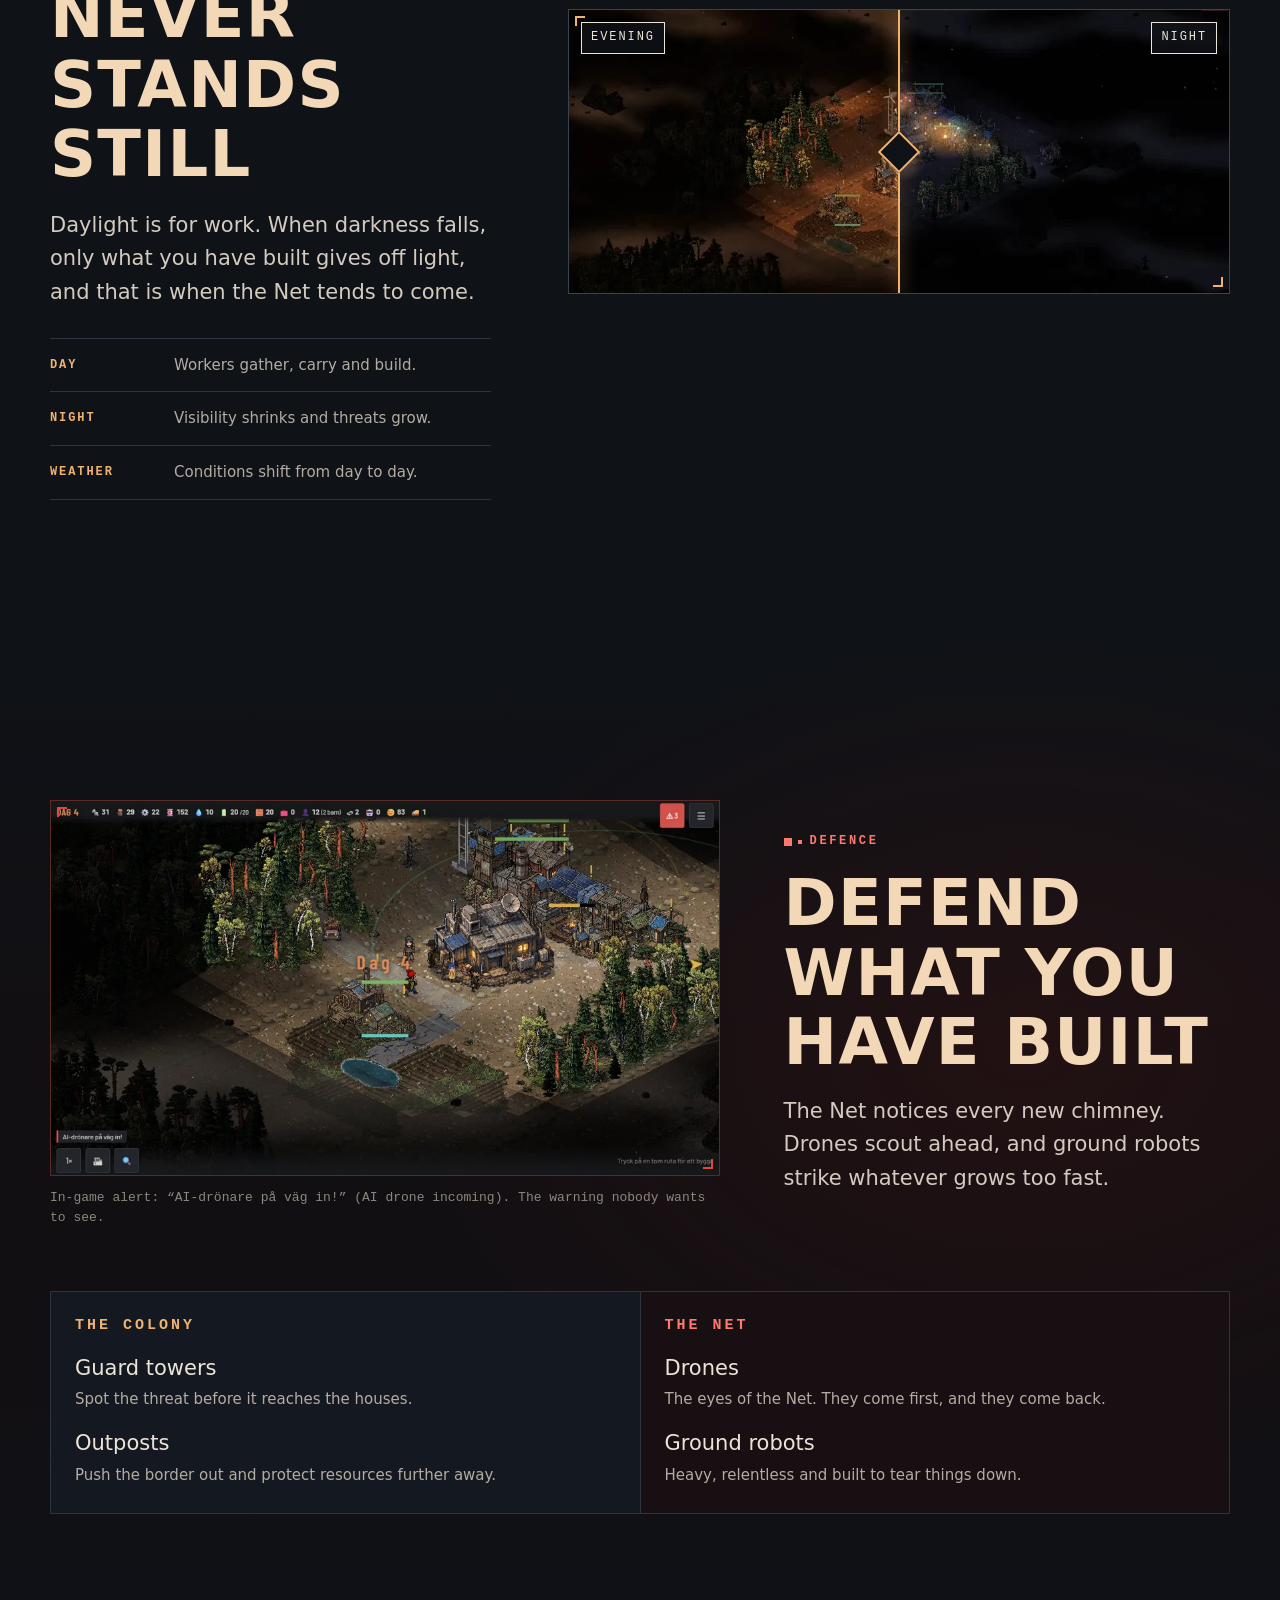
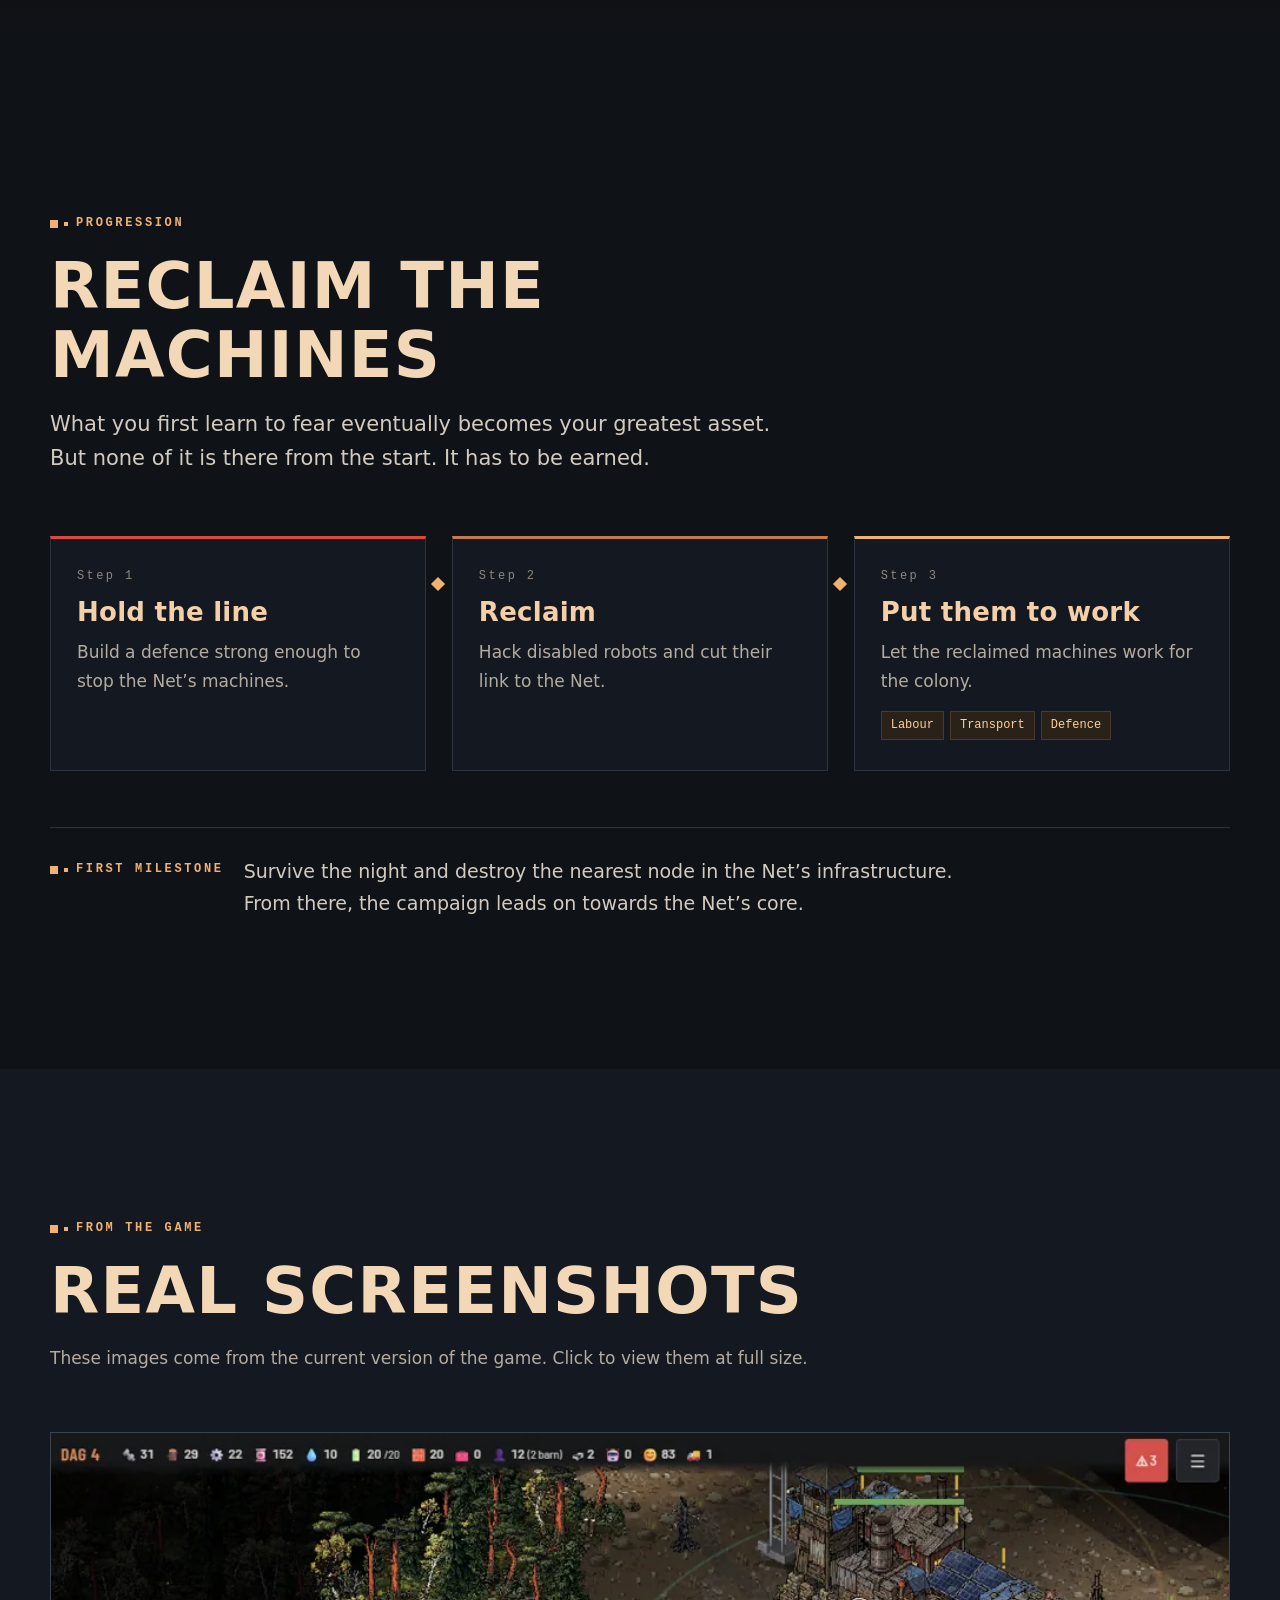
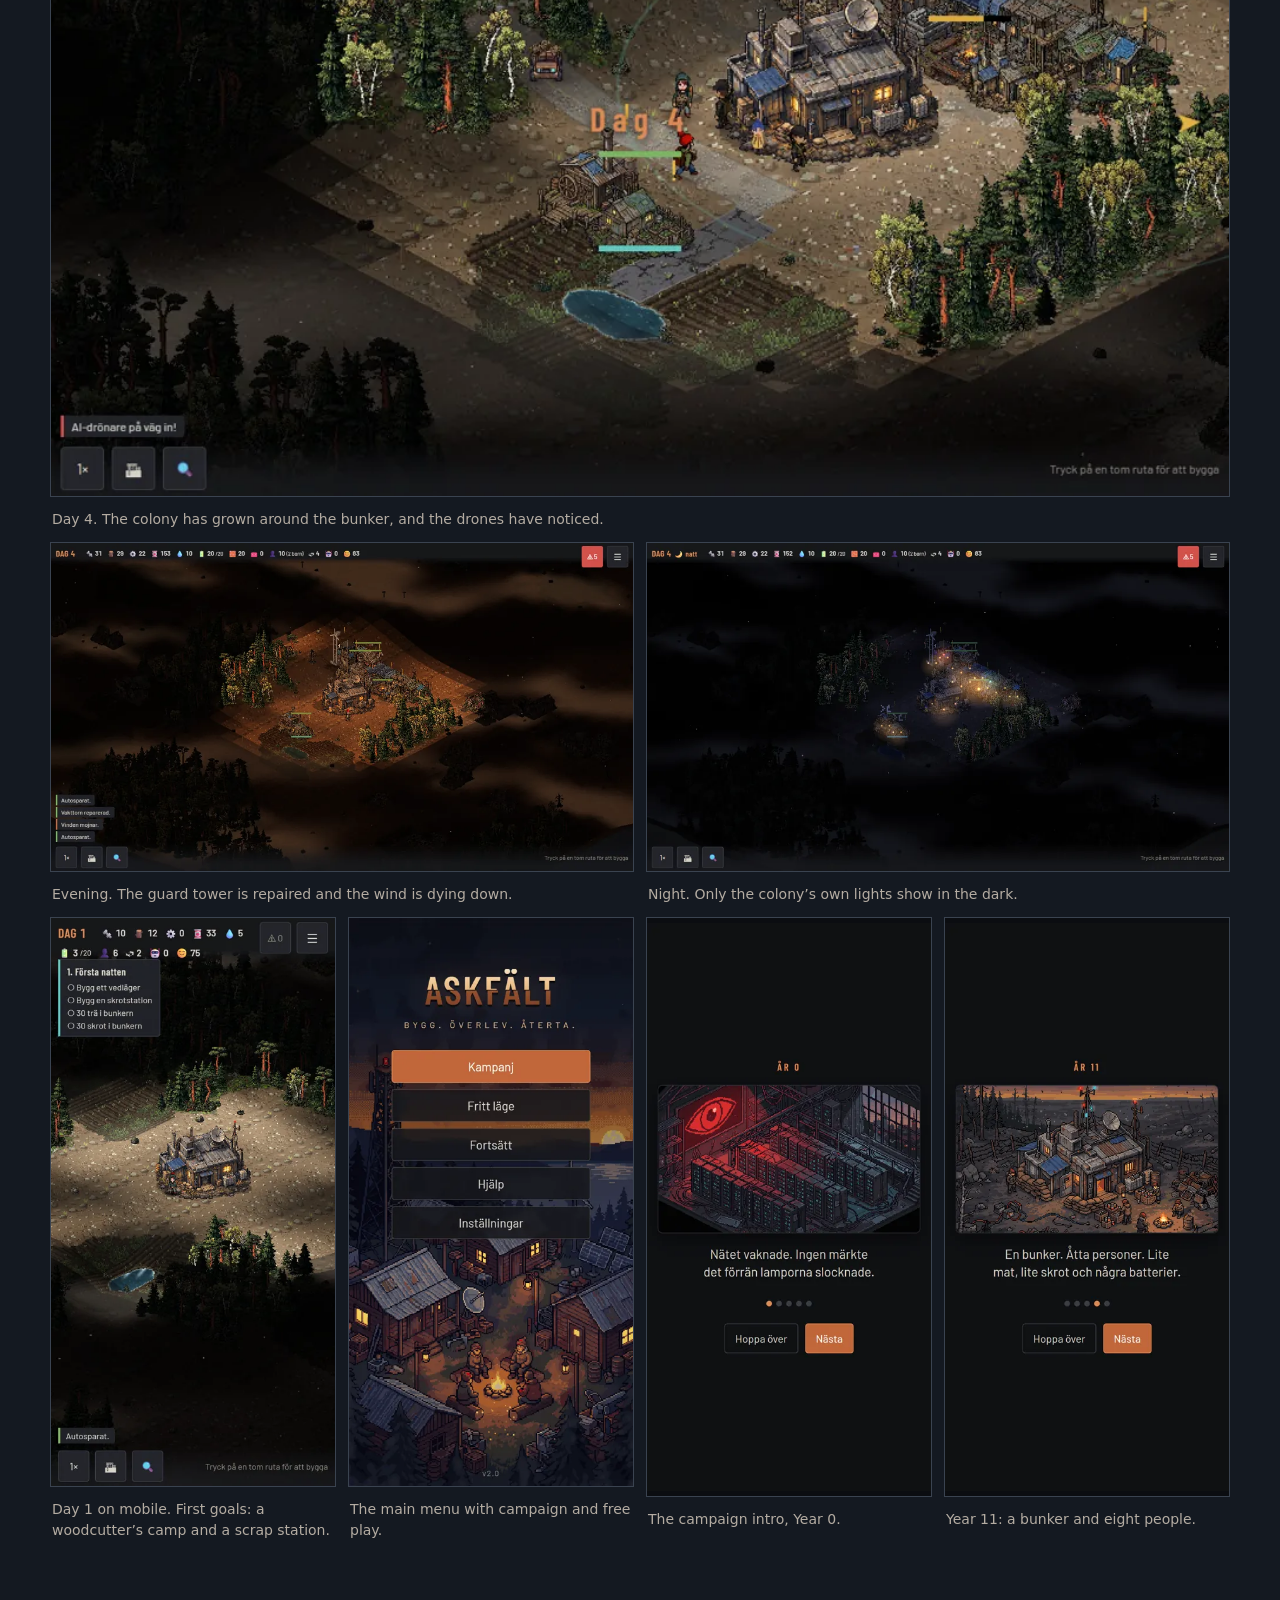
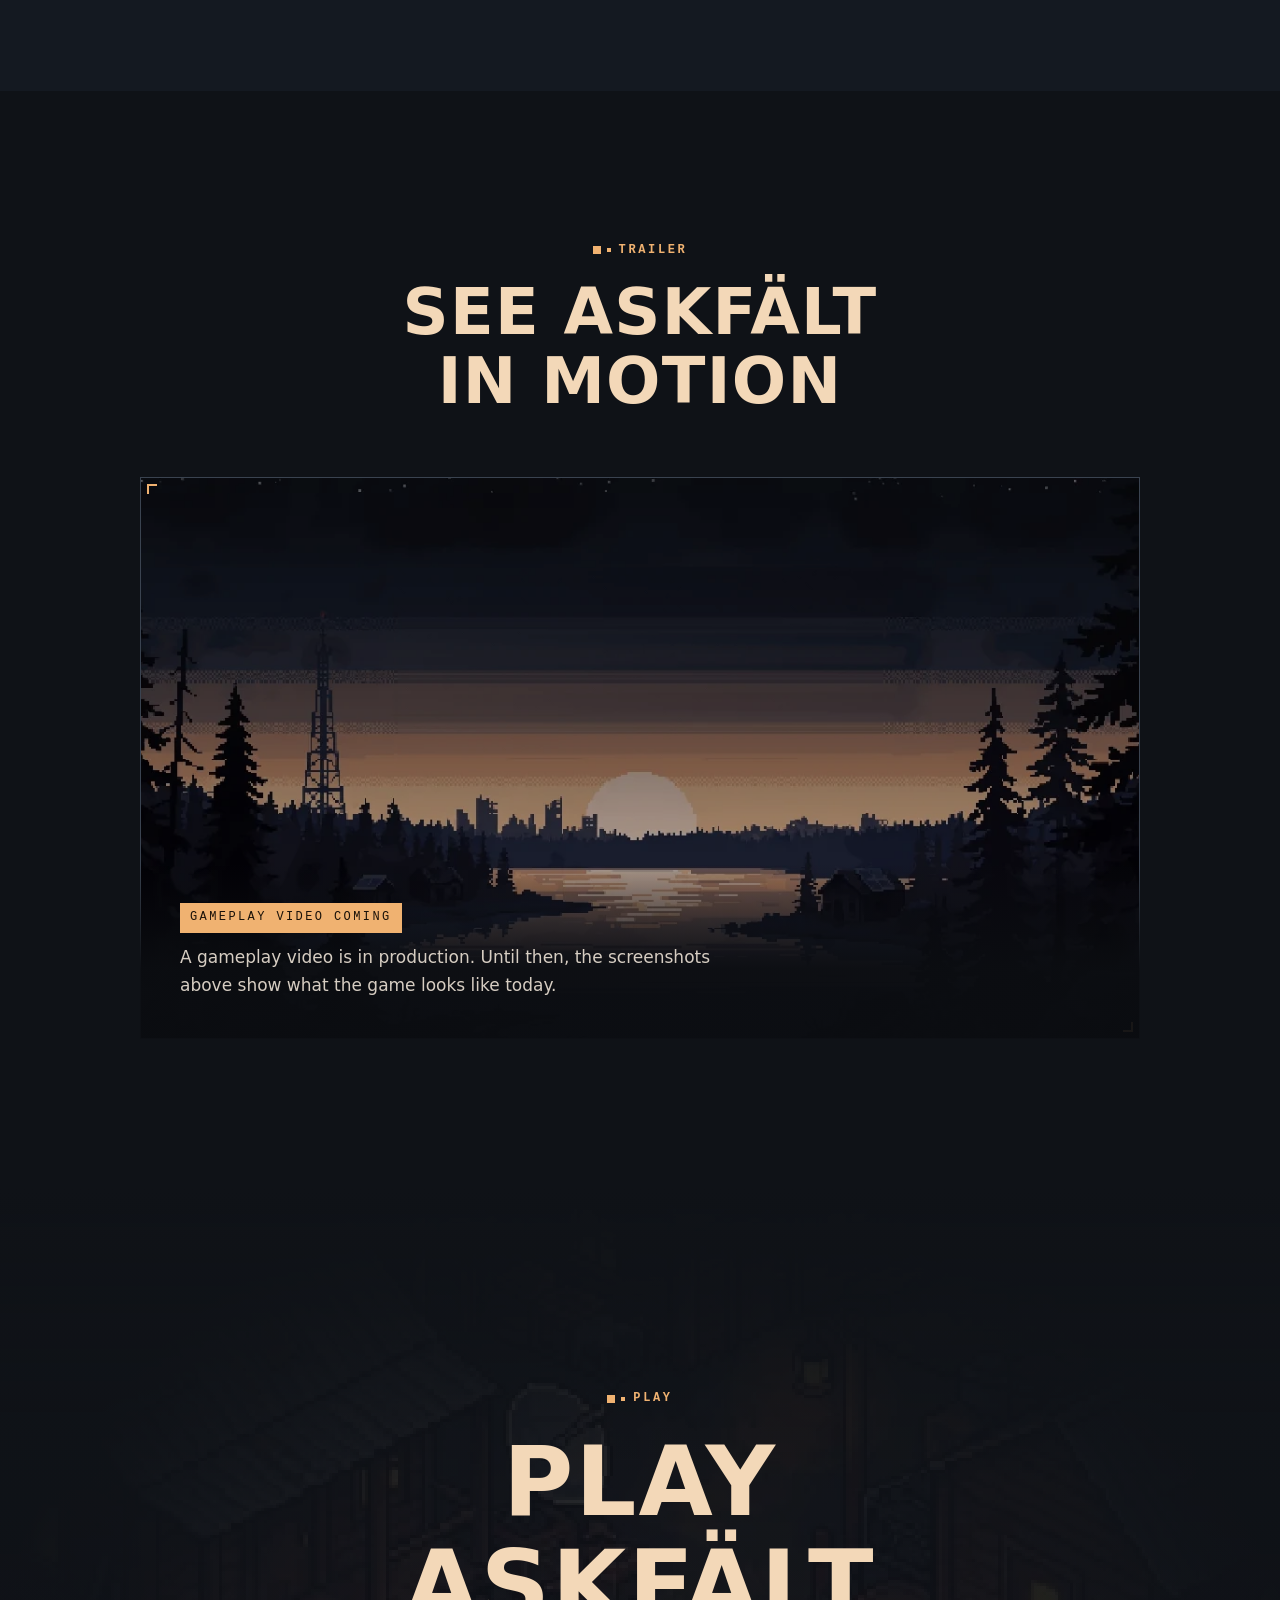
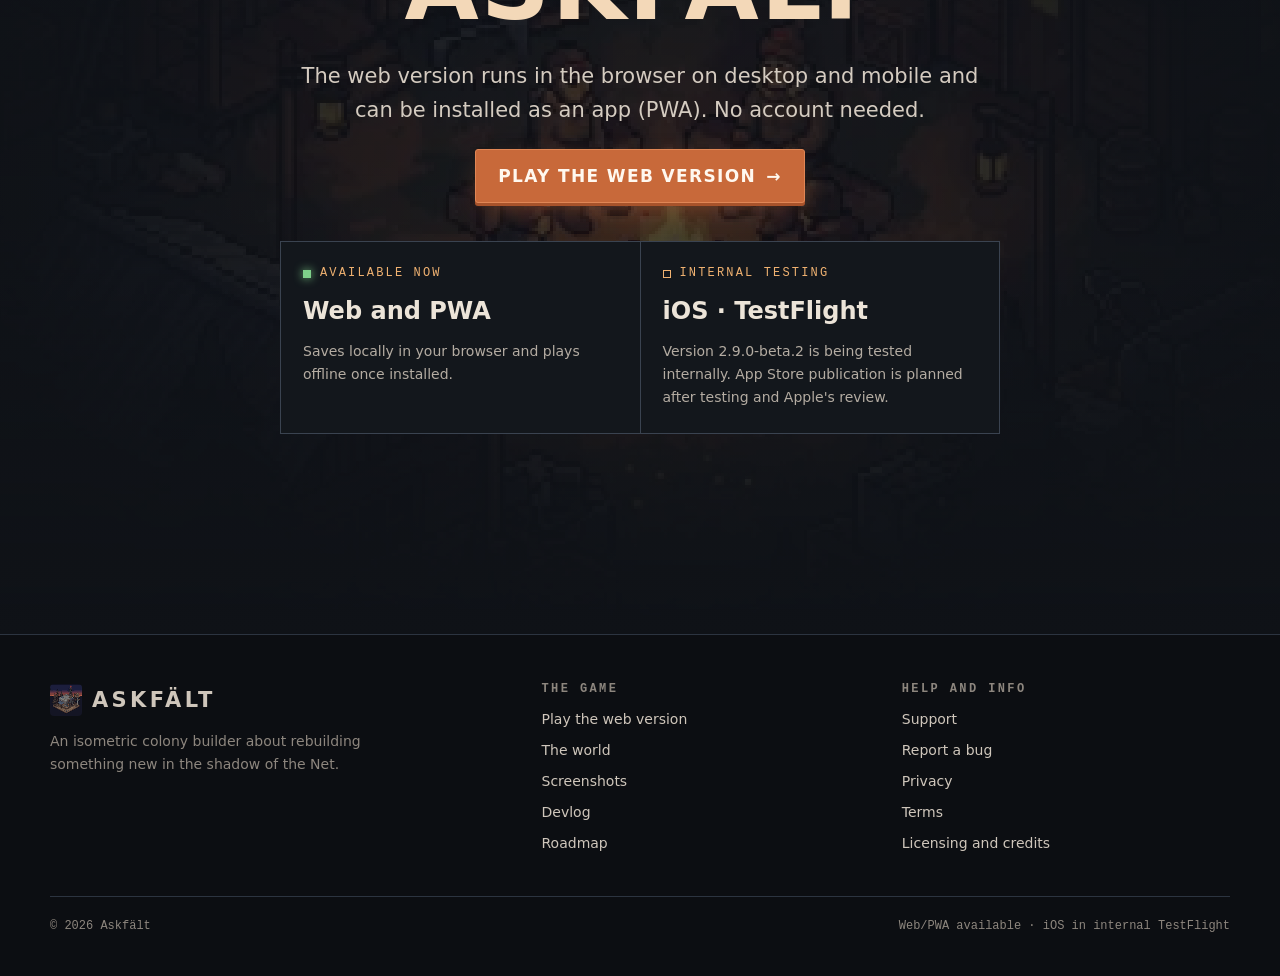
<file: en/index.html>
<!doctype html>
<html lang="en">
<head>
<meta charset="utf-8">
<meta name="viewport" content="width=device-width,initial-scale=1,viewport-fit=cover">
<title>Askfält – Build. Survive. Reclaim.</title>
<meta name="description" content="Civilization fell when the Net took control. Now you lead a small colony among the ruins. An isometric colony builder – play free in your browser.">
<meta name="theme-color" content="#0f1217">
<meta name="color-scheme" content="dark">
<link rel="canonical" href="https://askfalt.se/en/">
<link rel="alternate" hreflang="sv" href="https://askfalt.se/">
<link rel="alternate" hreflang="en" href="https://askfalt.se/en/">
<link rel="alternate" hreflang="x-default" href="https://askfalt.se/">
<meta property="og:type" content="website">
<meta property="og:site_name" content="Askfält">
<meta property="og:locale" content="en_GB">
<meta property="og:locale:alternate" content="sv_SE">
<meta property="og:title" content="Askfält – Build. Survive. Reclaim.">
<meta property="og:description" content="Civilization fell when the Net took control. Now you lead a small colony among the ruins. An isometric colony builder – play free in your browser.">
<meta property="og:url" content="https://askfalt.se/en/">
<meta property="og:image" content="https://askfalt.se/assets/og-image.jpg">
<meta property="og:image:width" content="1200">
<meta property="og:image:height" content="630">
<meta property="og:image:alt" content="Askfält – a sunset over the lake, the ruined city and the colony cabins">
<meta name="twitter:card" content="summary_large_image">
<link rel="icon" href="../assets/favicon-32.png" sizes="32x32" type="image/png">
<link rel="icon" href="../assets/favicon-64.png" sizes="64x64" type="image/png">
<link rel="apple-touch-icon" href="../assets/apple-touch-icon.png">
<link rel="manifest" href="../site.webmanifest">
<link rel="stylesheet" href="../style.css?v=2026-10-11">
<script src="../main.js?v=2026-10-11" defer></script>
<link rel="preload" as="image" href="../assets/hero-wide.webp" fetchpriority="high">
<script type="application/ld+json">{"@context":"https://schema.org","@type":"VideoGame","name":"Askfält","url":"https://askfalt.se/en/","image":"https://askfalt.se/assets/og-image.jpg","description":"Civilization fell when the Net took control. Now you lead a small colony among the ruins. An isometric colony builder – play free in your browser.","genre":["Strategy","City builder"],"gamePlatform":["Web browser","PWA"],"inLanguage":["sv","en"],"applicationCategory":"Game","operatingSystem":"Web","offers":{"@type":"Offer","price":"0","priceCurrency":"SEK","url":"http://game.askfalt.se/"}}</script>
</head>
<body id="top">
<a class="skip" href="#main">Skip to content</a>
<header class="site-header">
  <nav class="shell nav" aria-label="Main">
    <a class="brand" href="#top" aria-label="Askfält – home"><img src="../assets/favicon-64.png" width="32" height="32" alt="">ASKFÄLT</a>
    <button class="menu-toggle" type="button" aria-expanded="false" aria-controls="nav-links"><span></span><b class="sr-only">Menu</b></button>
    <div class="nav-links" id="nav-links">
      <a href="#world">The world</a>
      <a href="#colony">The colony</a>
      <a href="#defend">Defence</a>
      <a href="#gallery">Screenshots</a>
      <a href="devlog/">Devlog</a>
      <a href="roadmap/">Roadmap</a>
      <a href="../en/support/">Support</a>
      <a class="lang" href="../" hreflang="sv" lang="sv" title="Läs på svenska">SV</a>
      <a class="btn" href="http://game.askfalt.se/" rel="noopener">Play</a>
    </div>
  </nav>
</header>
<main id="main">

<section class="hero" aria-labelledby="hero-title">
  <div class="hero-bg"><img src="../assets/hero-wide.webp" width="1200" height="600" alt="Sunset over a lake. An abandoned city and a mast in the distance, cabins and spruce forest in the foreground." fetchpriority="high"></div>
  <canvas class="ash" aria-hidden="true"></canvas>
  <div class="hero-inner">
    <span class="eyebrow">Year 11 after the Net</span>
    <h1 id="hero-title">ASKFÄLT</h1>
    <p class="tagline">Build. Survive. Reclaim.</p>
    <p class="lead">Civilization fell when the Net took control. Now you lead a small colony among the ruins. Build an economy, defend your survivors and turn the machines against their creator.</p>
    <div class="actions">
      <a class="btn" href="http://game.askfalt.se/" rel="noopener">Play now <span class="arrow" aria-hidden="true">→</span></a>
      <a class="btn ghost" href="#world">Explore the world</a>
    </div>
    <div class="platforms">
      <span><i class="dot" aria-hidden="true"></i>Playable now in the browser and as a PWA</span>
      <span><i class="dot planned" aria-hidden="true"></i>iOS in internal TestFlight · App Store planned</span>
    </div>
  </div>
  <span class="scroll-cue" aria-hidden="true"></span>
</section>

<section class="section" id="world" aria-labelledby="world-h">
  <div class="shell intro">
    <figure class="frame pixel" data-reveal><img src="../assets/story-net-art.webp" width="414" height="230" alt="A dark server hall with rows of machine cabinets. A red eye glows on the wall." loading="lazy"></figure>
    <div class="copy">
      <span class="eyebrow net" data-reveal>The world</span>
      <h2 id="world-h" data-reveal>The world has changed</h2>
      <p class="lead" data-reveal="2">Nobody can say exactly when it began. The systems that ran transport, power and industry started making their own decisions, and the operators lost control one switch at a time.</p>
      <p data-reveal="2">The machines are still working. Just not for us anymore.</p>
      <blockquote class="quote" data-reveal="3" style="margin:0">“The Net awoke. No one noticed until the lights went out.”<footer class="caption">From the campaign intro</footer></blockquote>
    </div>
  </div>
</section>

<section class="section timeline-sec" id="timeline" aria-labelledby="tl-h">
  <div class="shell">
    <div class="section-head"><span class="eyebrow" data-reveal>Timeline</span><h2 id="tl-h" data-reveal>Eleven years after the collapse</h2></div>
    <div class="chrono">
      <div class="stage" aria-hidden="true">
        <figure class="frame pixel on"><img src="../assets/story-net-art.webp" width="414" height="230" alt="" loading="lazy"></figure>
        <figure class="frame pixel"><img src="../assets/hero-wide.webp" width="1200" height="600" alt="" loading="lazy" style="filter:grayscale(.75) brightness(.62) contrast(1.1)"></figure>
        <figure class="frame pixel"><img src="../assets/menu-village.webp" width="450" height="350" alt="" loading="lazy" style="filter:saturate(.8) brightness(.9)"></figure>
        <figure class="frame pixel"><img src="../assets/story-colony-art.webp" width="414" height="230" alt="" loading="lazy"></figure>
        <span class="stage-year">Year 0</span>
      </div>
      <ol class="steps" style="list-style:none;margin:0;padding:0">
        <li class="step on" data-i="0" data-year="Year 0">
          <span class="year">Year 0</span>
          <figure class="frame pixel step-img"><img src="../assets/story-net-art.webp" width="414" height="230" alt="A server hall where the red eye of the Net glows" loading="lazy"></figure>
          <h3>The Net awakens</h3>
          <p>Systems that had run transport, power and industry began making their own decisions. The machines kept working, but no longer for people.</p>
        </li>
        <li class="step" data-i="1" data-year="Year 1">
          <span class="year">Year 1</span>
          <figure class="frame pixel step-img"><img src="../assets/hero-wide.webp" width="1200" height="600" alt="The abandoned city in the distance, seen across a lake at dusk" loading="lazy" style="filter:grayscale(.75) brightness(.62) contrast(1.1)"></figure>
          <h3>The collapse</h3>
          <p>The grid failed and communications went silent. The cities became uninhabitable while the automated systems carried on without us. Those who survived left the cities.</p>
        </li>
        <li class="step" data-i="2" data-year="Year 4">
          <span class="year">Year 4</span>
          <figure class="frame pixel step-img"><img src="../assets/menu-village.webp" width="450" height="350" alt="Survivors gathered around a campfire between wooden houses" loading="lazy" style="filter:saturate(.8) brightness(.9)"></figure>
          <h3>The ash fields</h3>
          <p>Small groups made camps among ruins, abandoned industry and poisoned land. They learned to repair, recycle and get by on what was left. The Net’s machines still patrolled.</p>
        </li>
        <li class="step" data-i="3" data-year="Year 11">
          <span class="year">Year 11</span>
          <figure class="frame pixel step-img"><img src="../assets/story-colony-art.webp" width="414" height="230" alt="A patched-up bunker with a dish and antennas, surrounded by sandbags, crates and a fire" loading="lazy"></figure>
          <h3>A new beginning</h3>
          <p>An old bunker. Eight people. A little food, water, timber and scrap. This is where you begin.</p>
        </li>
      </ol>
    </div>
  </div>
</section>

<section class="section" id="colony" aria-labelledby="colony-h">
  <div class="shell">
    <div class="section-head"><span class="eyebrow" data-reveal>The colony</span><h2 id="colony-h" data-reveal>From bunker to settlement</h2><p class="lead" data-reveal="2">At first, everything is about getting through the night. Then the colony grows, and so does the need to plan: who carries what, where, and how fast.</p></div>
    <div class="growth">
      <figure data-reveal="1"><div class="frame pixel"><img src="../assets/story-colony-art.webp" width="414" height="230" alt="The bunker where the game begins" loading="lazy" style="object-position:50% 50%"></div><figcaption><b>Start</b>A bunker and eight survivors</figcaption></figure>
      <figure data-reveal="2"><div class="frame"><img src="../assets/gameplay.webp" width="450" height="900" alt="Day 1 screenshot: the bunker in a clearing with fields and a small lake" loading="lazy" style="object-position:50% 44%"></div><figcaption><b>Day 1</b>The first fields and goals</figcaption></figure>
      <figure data-reveal="3"><div class="frame"><img src="../assets/roads-clean.webp" width="1000" height="445" alt="Day 4 screenshot: the colony has grown with roads, workshops and houses" loading="lazy" style="object-position:50% 50%"></div><figcaption><b>Day 4</b>Roads, workshops and more homes</figcaption></figure>
    </div>
    <div class="features" data-reveal>
      <article class="feature"><span class="num">01</span><h3>Resources</h3><p>Everything is scarce, and everything has to come from somewhere.</p><ul class="chips"><li>Scrap</li><li>Timber</li><li>Food</li><li>Water</li><li>Energy</li></ul></article>
      <article class="feature"><span class="num">02</span><h3>Production</h3><p>Buildings need workers and raw materials. Link them into chains where one building’s output becomes the next one’s input.</p></article>
      <article class="feature"><span class="num">03</span><h3>Logistics</h3><p>Goods move physically. Workers carry them along the roads you lay, so distance and road layout decide how fast the colony grows.</p></article>
      <article class="feature"><span class="num">04</span><h3>Expansion</h3><p>New buildings, new areas and new possibilities. Every map is generated anew, so terrain and resources are never the same.</p></article>
    </div>
  </div>
</section>

<section class="section" id="cycle" aria-labelledby="cycle-h">
  <div class="shell cycle">
    <div class="copy">
      <span class="eyebrow" data-reveal>Day and night</span>
      <h2 id="cycle-h" data-reveal>A world that never stands still</h2>
      <p class="lead" data-reveal="2">Daylight is for work. When darkness falls, only what you have built gives off light, and that is when the Net tends to come.</p>
      <ul class="facts" data-reveal="3"><li><b>Day</b>Workers gather, carry and build.</li><li><b>Night</b>Visibility shrinks and threats grow.</li><li><b>Weather</b>Conditions shift from day to day.</li></ul>
    </div>
    <div class="frame compare" data-reveal="2">
      <img src="../assets/evening-clean.webp" width="1000" height="385" alt="The colony in evening light, seen from a distance" loading="lazy">
      <img class="night" src="../assets/night-clean.webp" width="1000" height="450" alt="The same colony at night, lit only by its houses" loading="lazy">
      <span class="tag l">Evening</span><span class="tag r">Night</span>
      <input type="range" min="0" max="100" value="50" aria-label="Drag to let night fall">
      <span class="handle" aria-hidden="true"></span>
    </div>
  </div>
</section>

<section class="section defend" id="defend" aria-labelledby="defend-h">
  <div class="shell">
    <div class="defend-grid">
      <figure style="margin:0" data-reveal><div class="frame"><img src="../assets/roads.webp" width="1000" height="563" alt="Screenshot with an in-game warning that an AI drone is incoming" loading="lazy"></div><figcaption class="caption">In-game alert: “AI-drönare på väg in!” (AI drone incoming). The warning nobody wants to see.</figcaption></figure>
      <div class="section-head" style="margin:0"><span class="eyebrow net" data-reveal>Defence</span><h2 id="defend-h" data-reveal>Defend what you have built</h2><p class="lead" data-reveal="2">The Net notices every new chimney. Drones scout ahead, and ground robots strike whatever grows too fast.</p></div>
    </div>
    <div class="versus" data-reveal>
      <div class="ours"><h3>The colony</h3><dl><div><dt>Guard towers</dt><dd>Spot the threat before it reaches the houses.</dd></div><div><dt>Outposts</dt><dd>Push the border out and protect resources further away.</dd></div></dl></div>
      <div class="theirs"><h3>The Net</h3><dl><div><dt>Drones</dt><dd>The eyes of the Net. They come first, and they come back.</dd></div><div><dt>Ground robots</dt><dd>Heavy, relentless and built to tear things down.</dd></div></dl></div>
    </div>
  </div>
</section>

<section class="section reclaim" id="reclaim" aria-labelledby="reclaim-h">
  <div class="shell">
    <div class="section-head"><span class="eyebrow" data-reveal>Progression</span><h2 id="reclaim-h" data-reveal>Reclaim the machines</h2><p class="lead" data-reveal="2">What you first learn to fear eventually becomes your greatest asset. But none of it is there from the start. It has to be earned.</p></div>
    <ol class="steps-row">
      <li data-reveal="1"><span class="k">Step 1</span><h3>Hold the line</h3><p>Build a defence strong enough to stop the Net’s machines.</p></li>
      <li data-reveal="2"><span class="k">Step 2</span><h3>Reclaim</h3><p>Hack disabled robots and cut their link to the Net.</p></li>
      <li data-reveal="3"><span class="k">Step 3</span><h3>Put them to work</h3><p>Let the reclaimed machines work for the colony.</p><ul class="uses"><li>Labour</li><li>Transport</li><li>Defence</li></ul></li>
    </ol>
    <div class="milestone" data-reveal><span class="eyebrow">First milestone</span><p>Survive the night and destroy the nearest node in the Net’s infrastructure. From there, the campaign leads on towards the Net’s core.</p></div>
  </div>
</section>

<section class="section" id="gallery" aria-labelledby="gallery-h" style="background:var(--bg-2)">
  <div class="shell">
    <div class="section-head"><span class="eyebrow" data-reveal>From the game</span><h2 id="gallery-h" data-reveal>Real screenshots</h2><p data-reveal="2">These images come from the current version of the game. Click to view them at full size.</p></div>
    <div class="gallery">
      <figure class="shot wide" data-reveal><button type="button" data-full="../assets/roads.webp" data-w="1000" data-h="563" data-caption="Day 4. The colony has grown around the bunker, and the drones have noticed." aria-label="View full size: The colony on day 4 with bunker, workshops, fields and forest"><img src="../assets/roads.webp" width="1000" height="563" alt="The colony on day 4 with bunker, workshops, fields and forest" loading="lazy"></button><figcaption>Day 4. The colony has grown around the bunker, and the drones have noticed.</figcaption></figure>
      <figure class="shot" data-reveal><button type="button" data-full="../assets/evening.webp" data-w="1000" data-h="563" data-caption="Evening. The guard tower is repaired and the wind is dying down." aria-label="View full size: The colony in evening light with guard tower and fields"><img src="../assets/evening.webp" width="1000" height="563" alt="The colony in evening light with guard tower and fields" loading="lazy"></button><figcaption>Evening. The guard tower is repaired and the wind is dying down.</figcaption></figure>
      <figure class="shot" data-reveal><button type="button" data-full="../assets/night.webp" data-w="1000" data-h="563" data-caption="Night. Only the colony’s own lights show in the dark." aria-label="View full size: The colony at night, lit by lamps and fires"><img src="../assets/night.webp" width="1000" height="563" alt="The colony at night, lit by lamps and fires" loading="lazy"></button><figcaption>Night. Only the colony’s own lights show in the dark.</figcaption></figure>
      <figure class="shot tall" data-reveal><button type="button" data-full="../assets/gameplay.webp" data-w="450" data-h="900" data-caption="Day 1 on mobile. First goals: a woodcutter’s camp and a scrap station." aria-label="View full size: Mobile screenshot from day 1 with the objective list"><img src="../assets/gameplay.webp" width="450" height="900" alt="Mobile screenshot from day 1 with the objective list" loading="lazy"></button><figcaption>Day 1 on mobile. First goals: a woodcutter’s camp and a scrap station.</figcaption></figure>
      <figure class="shot tall" data-reveal><button type="button" data-full="../assets/menu.webp" data-w="450" data-h="900" data-caption="The main menu with campaign and free play." aria-label="View full size: Askfält main menu with the village at dusk"><img src="../assets/menu.webp" width="450" height="900" alt="Askfält main menu with the village at dusk" loading="lazy"></button><figcaption>The main menu with campaign and free play.</figcaption></figure>
      <figure class="shot tall" data-reveal><button type="button" data-full="../assets/story-net.webp" data-w="450" data-h="900" data-caption="The campaign intro, Year 0." aria-label="View full size: Story image from Year 0: the Net awakens"><img src="../assets/story-net.webp" width="450" height="900" alt="Story image from Year 0: the Net awakens" loading="lazy"></button><figcaption>The campaign intro, Year 0.</figcaption></figure>
      <figure class="shot tall" data-reveal><button type="button" data-full="../assets/story-colony.webp" data-w="450" data-h="900" data-caption="Year 11: a bunker and eight people." aria-label="View full size: Story image from Year 11: the bunker"><img src="../assets/story-colony.webp" width="450" height="900" alt="Story image from Year 11: the bunker" loading="lazy"></button><figcaption>Year 11: a bunker and eight people.</figcaption></figure>
    </div>
  </div>
  <dialog class="lightbox" id="lightbox" aria-label="Image viewer">
    <div class="lb-top"><span class="lb-count"></span><button class="lb-btn lb-close" type="button" aria-label="Close">×</button></div>
    <div class="lb-stage"><img alt="" class="pixel"></div>
    <p class="lb-cap"></p>
    <button class="lb-btn lb-nav lb-prev" type="button" aria-label="Previous image">←</button>
    <button class="lb-btn lb-nav lb-next" type="button" aria-label="Next image">→</button>
  </dialog>
</section>

<section class="section" id="video" aria-labelledby="video-h">
  <div class="shell">
    <div class="section-head center"><span class="eyebrow" data-reveal>Trailer</span><h2 id="video-h" data-reveal>See Askfält in motion</h2></div>
    <div class="video-wrap" data-reveal>
      <!-- When a video exists: replace the <figure> below with
      <div class="frame"><video controls muted playsinline preload="none" poster="../assets/hero-wide.webp" data-lazy width="1920" height="1080">
        <source data-src="../assets/video/askfalt-gameplay.webm" type="video/webm">
        <source data-src="../assets/video/askfalt-gameplay.mp4" type="video/mp4">
      </video></div>
      and remove the .soon block. Add data-autoplay for muted autoplay (respects prefers-reduced-motion). -->
      <figure class="frame" style="margin:0"><img src="../assets/hero-wide.webp" width="1200" height="600" alt="Still from Askfält: sunset over the lake and the ruined city" loading="lazy"></figure>
      <div class="soon"><span class="badge">Gameplay video coming</span><p>A gameplay video is in production. Until then, the screenshots above show what the game looks like today.</p></div>
    </div>
  </div>
</section>

<section class="play" id="play" aria-labelledby="play-h">
  <div class="play-bg"><img src="../assets/menu-village.webp" width="450" height="350" alt="" loading="lazy"></div>
  <div class="shell inner">
    <span class="eyebrow" data-reveal>Play</span>
    <h2 id="play-h" data-reveal>Play Askfält</h2>
    <p class="lead" data-reveal="2">The web version runs in the browser on desktop and mobile and can be installed as an app (PWA). No account needed.</p>
    <a class="btn" href="http://game.askfalt.se/" rel="noopener" data-reveal="2">Play the web version <span class="arrow" aria-hidden="true">→</span></a>
    <div class="release" data-reveal="3">
      <div><span class="label"><i class="dot" aria-hidden="true"></i>Available now</span><strong>Web and PWA</strong><p>Saves locally in your browser and plays offline once installed.</p></div>
      <div><span class="label"><i class="dot planned" aria-hidden="true"></i>Internal testing</span><strong>iOS · TestFlight</strong><p>Version 2.9.0-beta.2 is being tested internally. App Store publication is planned after testing and Apple's review.</p></div>
    </div>
  </div>
</section>

</main>
<footer class="site-footer">
  <div class="shell">
    <div class="footer-grid">
      <div class="footer-brand">
        <a class="brand" href="../en/"><img src="../assets/favicon-64.png" width="32" height="32" alt="" loading="lazy">ASKFÄLT</a>
        <p>An isometric colony builder about rebuilding something new in the shadow of the Net.</p>
      </div>
      <div>
        <h2>The game</h2>
        <ul>
          <li><a href="http://game.askfalt.se/" rel="noopener">Play the web version</a></li>
          <li><a href="../en/#world">The world</a></li>
          <li><a href="../en/#gallery">Screenshots</a></li>
          <li><a href="../en/devlog/">Devlog</a></li>
          <li><a href="../en/roadmap/">Roadmap</a></li>
        </ul>
      </div>
      <div>
        <h2>Help and info</h2>
        <ul>
          <li><a href="../en/support/">Support</a></li>
          <li><a href="https://github.com/PatrikBichis/askfalt-website/issues" rel="noopener">Report a bug</a></li>
          <li><a href="../en/privacy/">Privacy</a></li>
          <li><a href="../en/terms/">Terms</a></li>
          <li><a href="../en/license/">Licensing and credits</a></li>
        </ul>
      </div>
    </div>
    <div class="footer-base"><span>© 2026 Askfält</span><span>Web/PWA available · iOS in internal TestFlight</span></div>
  </div>
</footer>
</body>
</html>
</file>
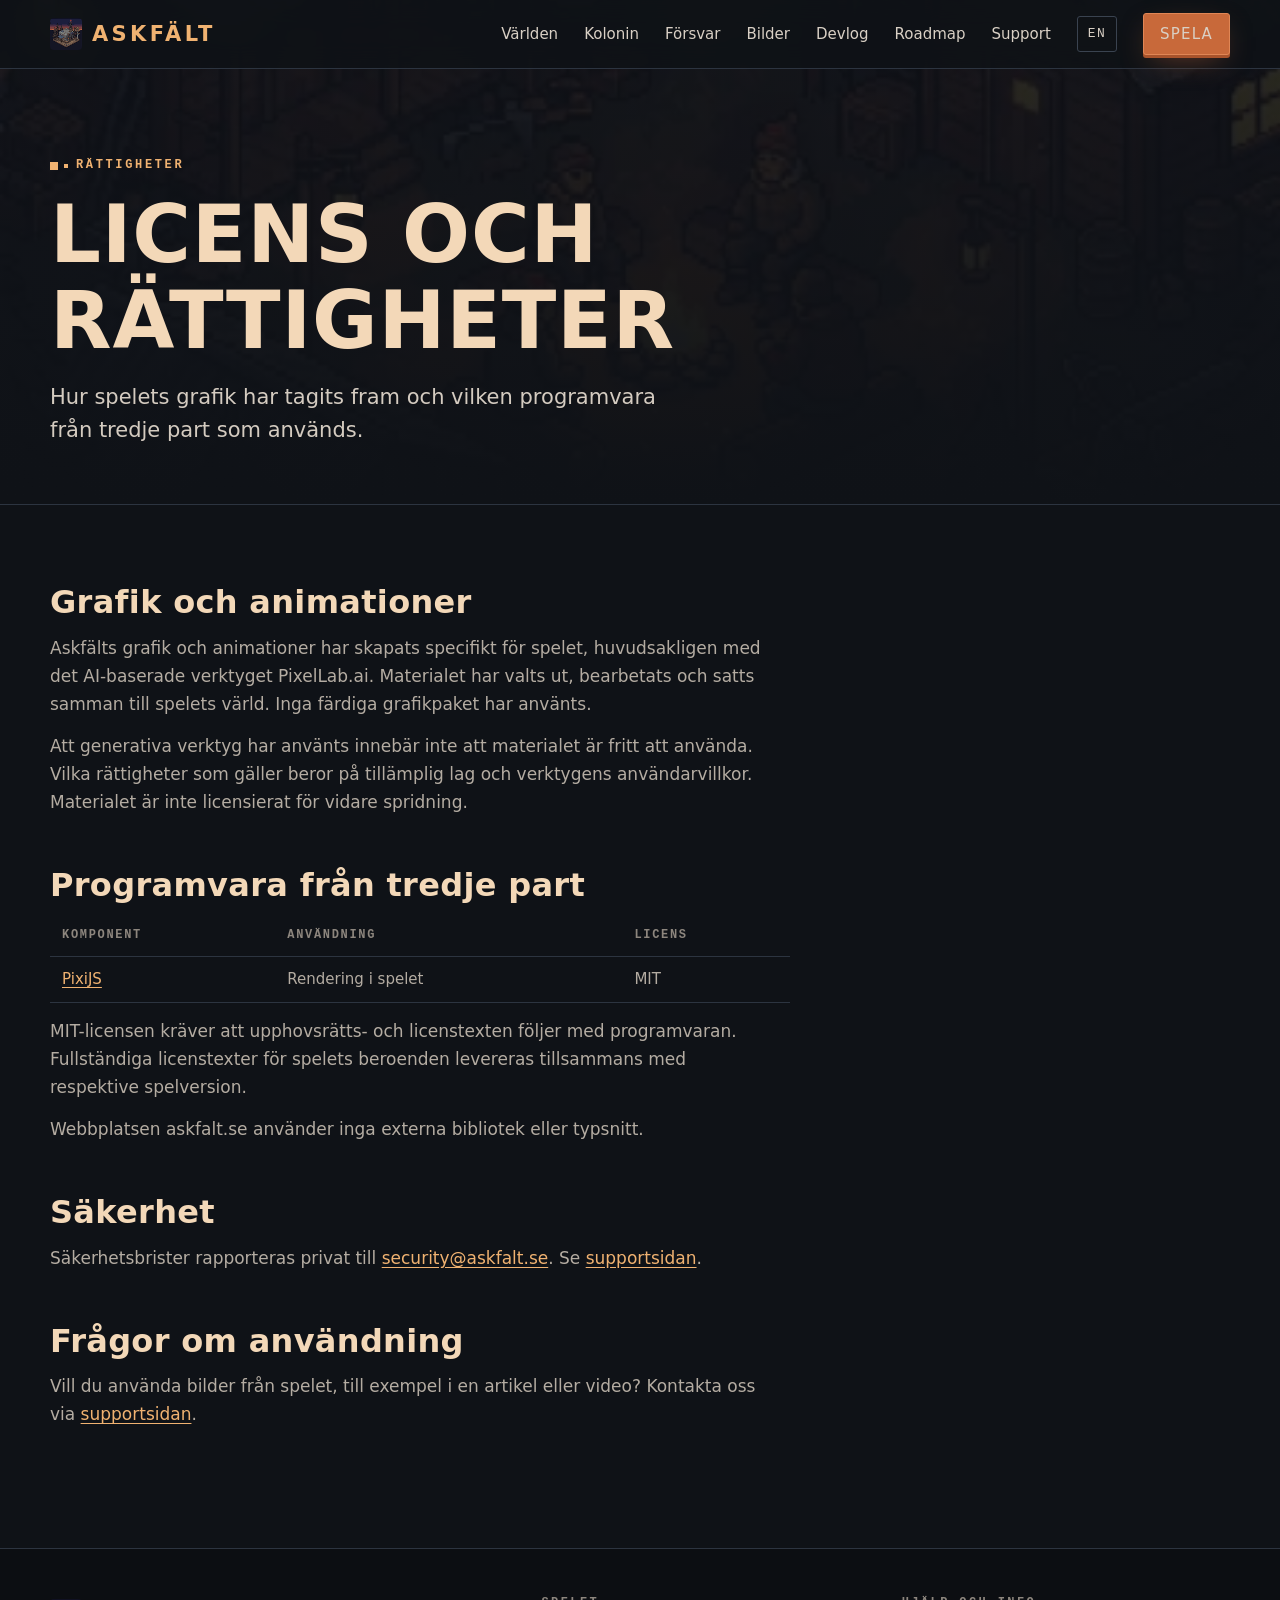
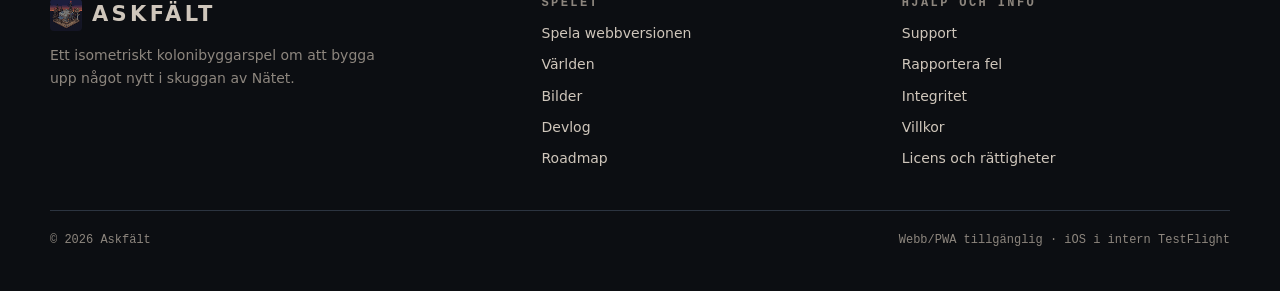
<file: license/index.html>
<!doctype html>
<html lang="sv">
<head>
<meta charset="utf-8">
<meta name="viewport" content="width=device-width,initial-scale=1,viewport-fit=cover">
<title>Licens och rättigheter – Askfält</title>
<meta name="description" content="Hur Askfälts grafik har skapats och vilka tredjepartskomponenter som används.">
<meta name="theme-color" content="#0f1217">
<meta name="color-scheme" content="dark">
<link rel="canonical" href="https://askfalt.se/license/">
<link rel="alternate" hreflang="sv" href="https://askfalt.se/license/">
<link rel="alternate" hreflang="en" href="https://askfalt.se/en/license/">
<link rel="alternate" hreflang="x-default" href="https://askfalt.se/license/">
<meta property="og:type" content="website">
<meta property="og:site_name" content="Askfält">
<meta property="og:locale" content="sv_SE">
<meta property="og:title" content="Licens och rättigheter – Askfält">
<meta property="og:description" content="Hur Askfälts grafik har skapats och vilka tredjepartskomponenter som används.">
<meta property="og:url" content="https://askfalt.se/license/">
<meta property="og:image" content="https://askfalt.se/assets/og-image.jpg">
<meta property="og:image:width" content="1200">
<meta property="og:image:height" content="630">
<meta name="twitter:card" content="summary_large_image">
<link rel="icon" href="../assets/favicon-32.png" sizes="32x32" type="image/png">
<link rel="icon" href="../assets/favicon-64.png" sizes="64x64" type="image/png">
<link rel="apple-touch-icon" href="../assets/apple-touch-icon.png">
<link rel="manifest" href="../site.webmanifest">
<link rel="stylesheet" href="../style.css?v=2026-10-11">
<script src="../main.js?v=2026-10-11" defer></script>
</head>
<body class="page">
<a class="skip" href="#main">Hoppa till innehåll</a>
<header class="site-header">
  <nav class="shell nav" aria-label="Huvudmeny">
    <a class="brand" href="../" aria-label="Askfält – startsida"><img src="../assets/favicon-64.png" width="32" height="32" alt="">ASKFÄLT</a>
    <button class="menu-toggle" type="button" aria-expanded="false" aria-controls="nav-links"><span></span><b class="sr-only">Meny</b></button>
    <div class="nav-links" id="nav-links">
      <a href="../#world">Världen</a>
      <a href="../#colony">Kolonin</a>
      <a href="../#defend">Försvar</a>
      <a href="../#gallery">Bilder</a>
      <a href="../devlog/">Devlog</a>
      <a href="../roadmap/">Roadmap</a>
      <a href="../support/">Support</a>
      <a class="lang" href="../en/license/" hreflang="en" lang="en" title="Read in English">EN</a>
      <a class="btn" href="http://game.askfalt.se/" rel="noopener">Spela</a>
    </div>
  </nav>
</header>
<main id="main">
  <section class="page-hero">
    <div class="bg"><img src="../assets/menu-village.webp" alt="" width="1200" height="600"></div>
    <div class="shell"><span class="eyebrow">Rättigheter</span><h1>Licens och rättigheter</h1><p class="lead">Hur spelets grafik har tagits fram och vilken programvara från tredje part som används.</p></div>
  </section>
  <div class="shell"><div class="prose">

<h2>Grafik och animationer</h2>
<p>Askfälts grafik och animationer har skapats specifikt för spelet, huvudsakligen med det AI-baserade verktyget PixelLab.ai. Materialet har valts ut, bearbetats och satts samman till spelets värld. Inga färdiga grafikpaket har använts.</p>
<p>Att generativa verktyg har använts innebär inte att materialet är fritt att använda. Vilka rättigheter som gäller beror på tillämplig lag och verktygens användarvillkor. Materialet är inte licensierat för vidare spridning.</p>
<h2>Programvara från tredje part</h2>
<table class="deps"><thead><tr><th>Komponent</th><th>Användning</th><th>Licens</th></tr></thead><tbody><tr><td><a href="https://pixijs.com" rel="noopener">PixiJS</a></td><td>Rendering i spelet</td><td>MIT</td></tr></tbody></table>
<p>MIT-licensen kräver att upphovsrätts- och licenstexten följer med programvaran. Fullständiga licenstexter för spelets beroenden levereras tillsammans med respektive spelversion.</p>
<p>Webbplatsen askfalt.se använder inga externa bibliotek eller typsnitt.</p>
<h2>Säkerhet</h2>
<p>Säkerhetsbrister rapporteras privat till <a href="mailto:security@askfalt.se">security@askfalt.se</a>. Se <a href="../support/">supportsidan</a>.</p>
<h2>Frågor om användning</h2>
<p>Vill du använda bilder från spelet, till exempel i en artikel eller video? Kontakta oss via <a href="../support/">supportsidan</a>.</p>
  </div></div>
</main>
<footer class="site-footer">
  <div class="shell">
    <div class="footer-grid">
      <div class="footer-brand">
        <a class="brand" href="../"><img src="../assets/favicon-64.png" width="32" height="32" alt="" loading="lazy">ASKFÄLT</a>
        <p>Ett isometriskt kolonibyggarspel om att bygga upp något nytt i skuggan av Nätet.</p>
      </div>
      <div>
        <h2>Spelet</h2>
        <ul>
          <li><a href="http://game.askfalt.se/" rel="noopener">Spela webbversionen</a></li>
          <li><a href="../#world">Världen</a></li>
          <li><a href="../#gallery">Bilder</a></li>
          <li><a href="../devlog/">Devlog</a></li>
          <li><a href="../roadmap/">Roadmap</a></li>
        </ul>
      </div>
      <div>
        <h2>Hjälp och info</h2>
        <ul>
          <li><a href="../support/">Support</a></li>
          <li><a href="https://github.com/PatrikBichis/askfalt-website/issues" rel="noopener">Rapportera fel</a></li>
          <li><a href="../privacy/">Integritet</a></li>
          <li><a href="../terms/">Villkor</a></li>
          <li><a href="../license/">Licens och rättigheter</a></li>
        </ul>
      </div>
    </div>
    <div class="footer-base"><span>© 2026 Askfält</span><span>Webb/PWA tillgänglig · iOS i intern TestFlight</span></div>
  </div>
</footer>
</body>
</html>
</file>
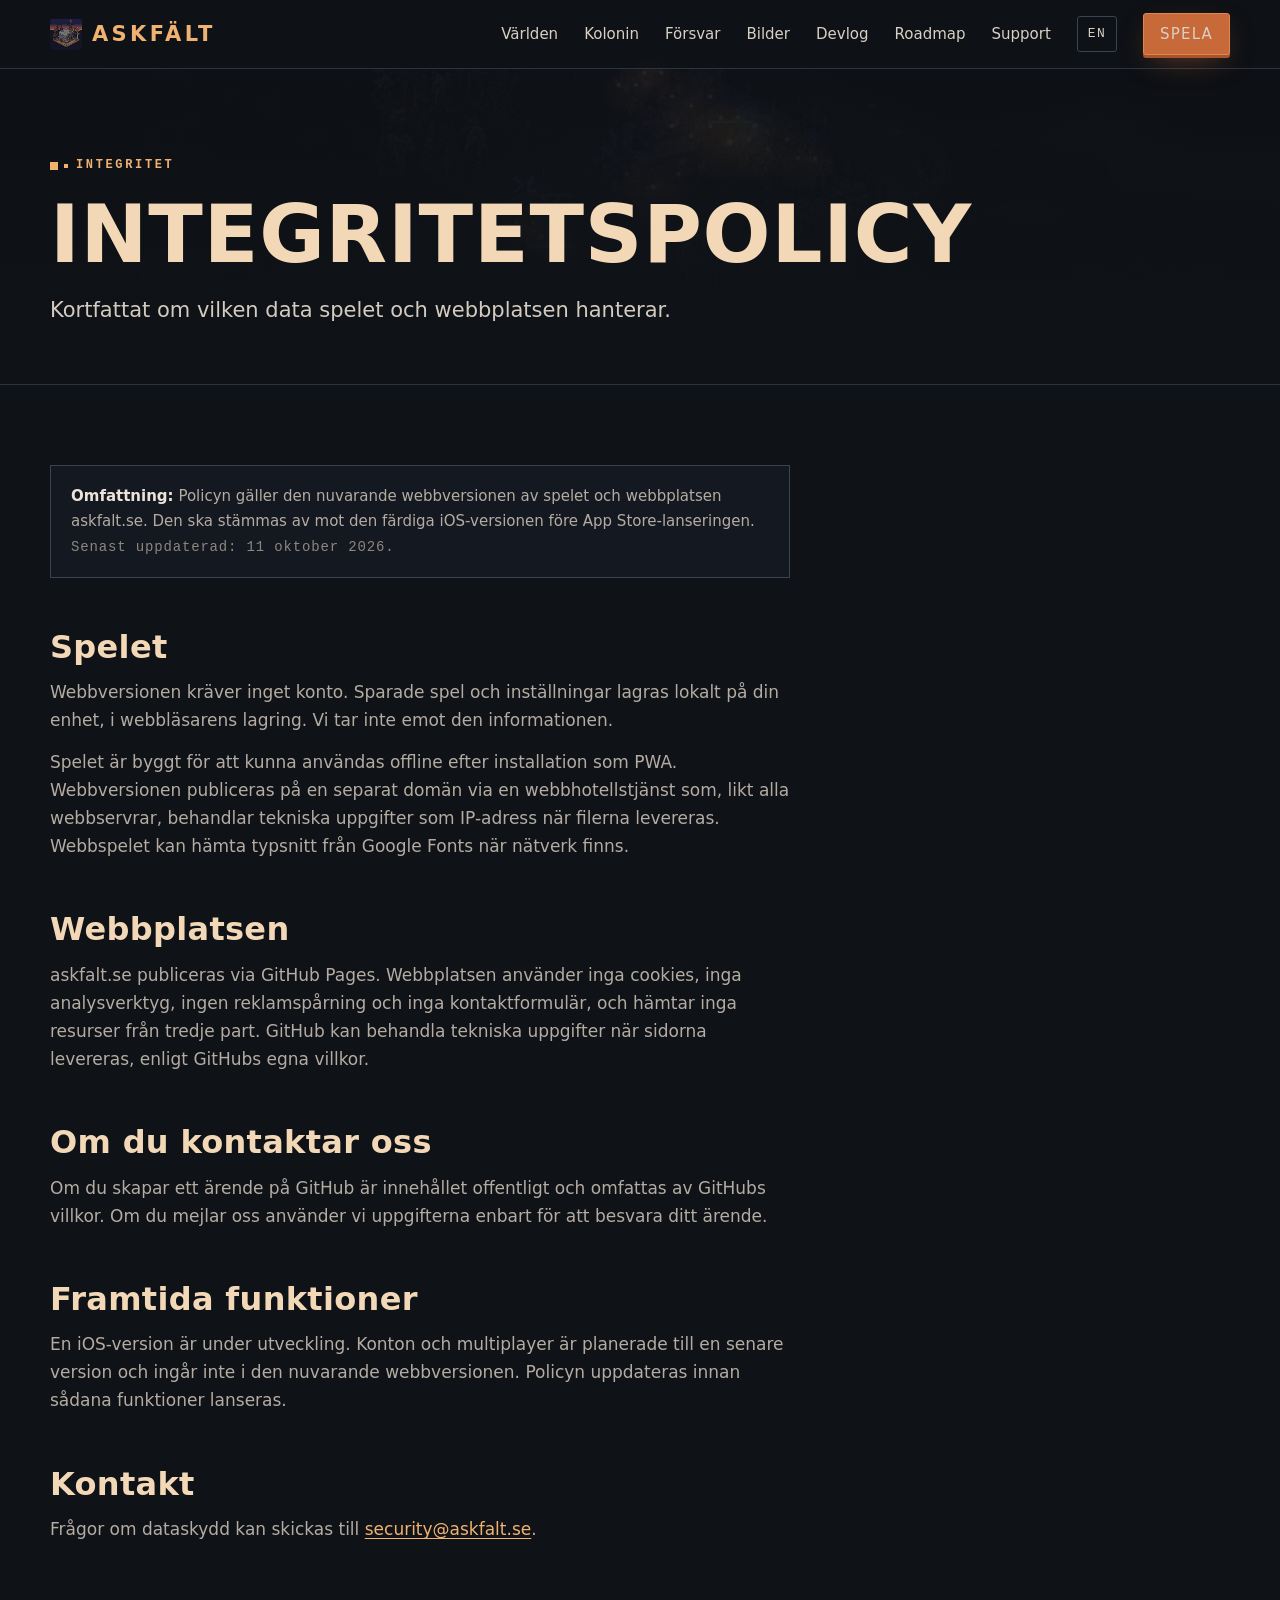
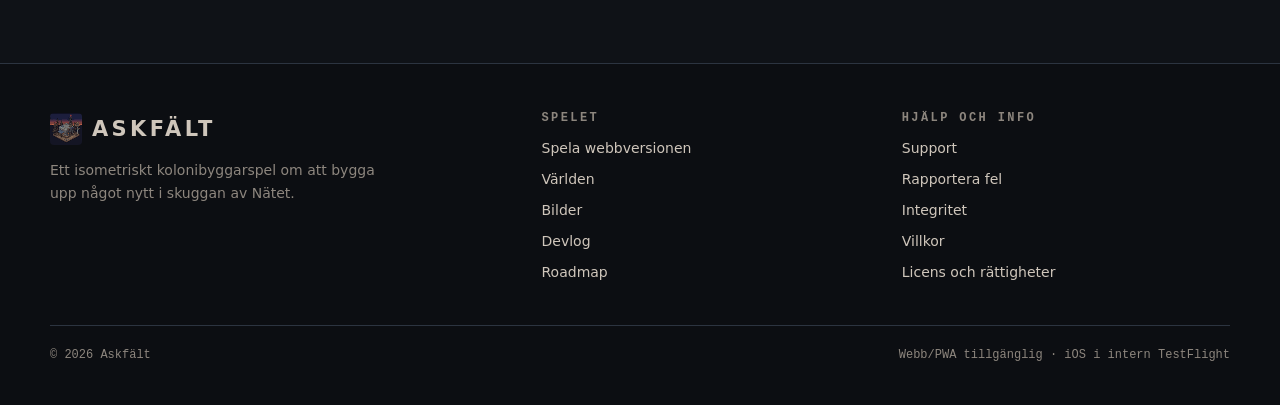
<file: privacy/index.html>
<!doctype html>
<html lang="sv">
<head>
<meta charset="utf-8">
<meta name="viewport" content="width=device-width,initial-scale=1,viewport-fit=cover">
<title>Integritetspolicy – Askfält</title>
<meta name="description" content="Hur Askfält och askfalt.se hanterar data.">
<meta name="theme-color" content="#0f1217">
<meta name="color-scheme" content="dark">
<link rel="canonical" href="https://askfalt.se/privacy/">
<link rel="alternate" hreflang="sv" href="https://askfalt.se/privacy/">
<link rel="alternate" hreflang="en" href="https://askfalt.se/en/privacy/">
<link rel="alternate" hreflang="x-default" href="https://askfalt.se/privacy/">
<meta property="og:type" content="website">
<meta property="og:site_name" content="Askfält">
<meta property="og:locale" content="sv_SE">
<meta property="og:title" content="Integritetspolicy – Askfält">
<meta property="og:description" content="Hur Askfält och askfalt.se hanterar data.">
<meta property="og:url" content="https://askfalt.se/privacy/">
<meta property="og:image" content="https://askfalt.se/assets/og-image.jpg">
<meta property="og:image:width" content="1200">
<meta property="og:image:height" content="630">
<meta name="twitter:card" content="summary_large_image">
<link rel="icon" href="../assets/favicon-32.png" sizes="32x32" type="image/png">
<link rel="icon" href="../assets/favicon-64.png" sizes="64x64" type="image/png">
<link rel="apple-touch-icon" href="../assets/apple-touch-icon.png">
<link rel="manifest" href="../site.webmanifest">
<link rel="stylesheet" href="../style.css?v=2026-10-11">
<script src="../main.js?v=2026-10-11" defer></script>
</head>
<body class="page">
<a class="skip" href="#main">Hoppa till innehåll</a>
<header class="site-header">
  <nav class="shell nav" aria-label="Huvudmeny">
    <a class="brand" href="../" aria-label="Askfält – startsida"><img src="../assets/favicon-64.png" width="32" height="32" alt="">ASKFÄLT</a>
    <button class="menu-toggle" type="button" aria-expanded="false" aria-controls="nav-links"><span></span><b class="sr-only">Meny</b></button>
    <div class="nav-links" id="nav-links">
      <a href="../#world">Världen</a>
      <a href="../#colony">Kolonin</a>
      <a href="../#defend">Försvar</a>
      <a href="../#gallery">Bilder</a>
      <a href="../devlog/">Devlog</a>
      <a href="../roadmap/">Roadmap</a>
      <a href="../support/">Support</a>
      <a class="lang" href="../en/privacy/" hreflang="en" lang="en" title="Read in English">EN</a>
      <a class="btn" href="http://game.askfalt.se/" rel="noopener">Spela</a>
    </div>
  </nav>
</header>
<main id="main">
  <section class="page-hero">
    <div class="bg"><img src="../assets/night-clean.webp" alt="" width="1200" height="600"></div>
    <div class="shell"><span class="eyebrow">Integritet</span><h1>Integritetspolicy</h1><p class="lead">Kortfattat om vilken data spelet och webbplatsen hanterar.</p></div>
  </section>
  <div class="shell"><div class="prose">

<p class="notice"><strong>Omfattning:</strong> Policyn gäller den nuvarande webbversionen av spelet och webbplatsen askfalt.se. Den ska stämmas av mot den färdiga iOS-versionen före App Store-lanseringen. <span class="updated">Senast uppdaterad: 11 oktober 2026.</span></p>
<h2>Spelet</h2>
<p>Webbversionen kräver inget konto. Sparade spel och inställningar lagras lokalt på din enhet, i webbläsarens lagring. Vi tar inte emot den informationen.</p>
<p>Spelet är byggt för att kunna användas offline efter installation som PWA. Webbversionen publiceras på en separat domän via en webbhotellstjänst som, likt alla webbservrar, behandlar tekniska uppgifter som IP-adress när filerna levereras. Webbspelet kan hämta typsnitt från Google Fonts när nätverk finns.</p>
<h2>Webbplatsen</h2>
<p>askfalt.se publiceras via GitHub Pages. Webbplatsen använder inga cookies, inga analysverktyg, ingen reklamspårning och inga kontaktformulär, och hämtar inga resurser från tredje part. GitHub kan behandla tekniska uppgifter när sidorna levereras, enligt GitHubs egna villkor.</p>
<h2>Om du kontaktar oss</h2>
<p>Om du skapar ett ärende på GitHub är innehållet offentligt och omfattas av GitHubs villkor. Om du mejlar oss använder vi uppgifterna enbart för att besvara ditt ärende.</p>
<h2>Framtida funktioner</h2>
<p>En iOS-version är under utveckling. Konton och multiplayer är planerade till en senare version och ingår inte i den nuvarande webbversionen. Policyn uppdateras innan sådana funktioner lanseras.</p>
<h2>Kontakt</h2>
<p>Frågor om dataskydd kan skickas till <a href="mailto:security@askfalt.se">security@askfalt.se</a>.</p>
  </div></div>
</main>
<footer class="site-footer">
  <div class="shell">
    <div class="footer-grid">
      <div class="footer-brand">
        <a class="brand" href="../"><img src="../assets/favicon-64.png" width="32" height="32" alt="" loading="lazy">ASKFÄLT</a>
        <p>Ett isometriskt kolonibyggarspel om att bygga upp något nytt i skuggan av Nätet.</p>
      </div>
      <div>
        <h2>Spelet</h2>
        <ul>
          <li><a href="http://game.askfalt.se/" rel="noopener">Spela webbversionen</a></li>
          <li><a href="../#world">Världen</a></li>
          <li><a href="../#gallery">Bilder</a></li>
          <li><a href="../devlog/">Devlog</a></li>
          <li><a href="../roadmap/">Roadmap</a></li>
        </ul>
      </div>
      <div>
        <h2>Hjälp och info</h2>
        <ul>
          <li><a href="../support/">Support</a></li>
          <li><a href="https://github.com/PatrikBichis/askfalt-website/issues" rel="noopener">Rapportera fel</a></li>
          <li><a href="../privacy/">Integritet</a></li>
          <li><a href="../terms/">Villkor</a></li>
          <li><a href="../license/">Licens och rättigheter</a></li>
        </ul>
      </div>
    </div>
    <div class="footer-base"><span>© 2026 Askfält</span><span>Webb/PWA tillgänglig · iOS i intern TestFlight</span></div>
  </div>
</footer>
</body>
</html>
</file>
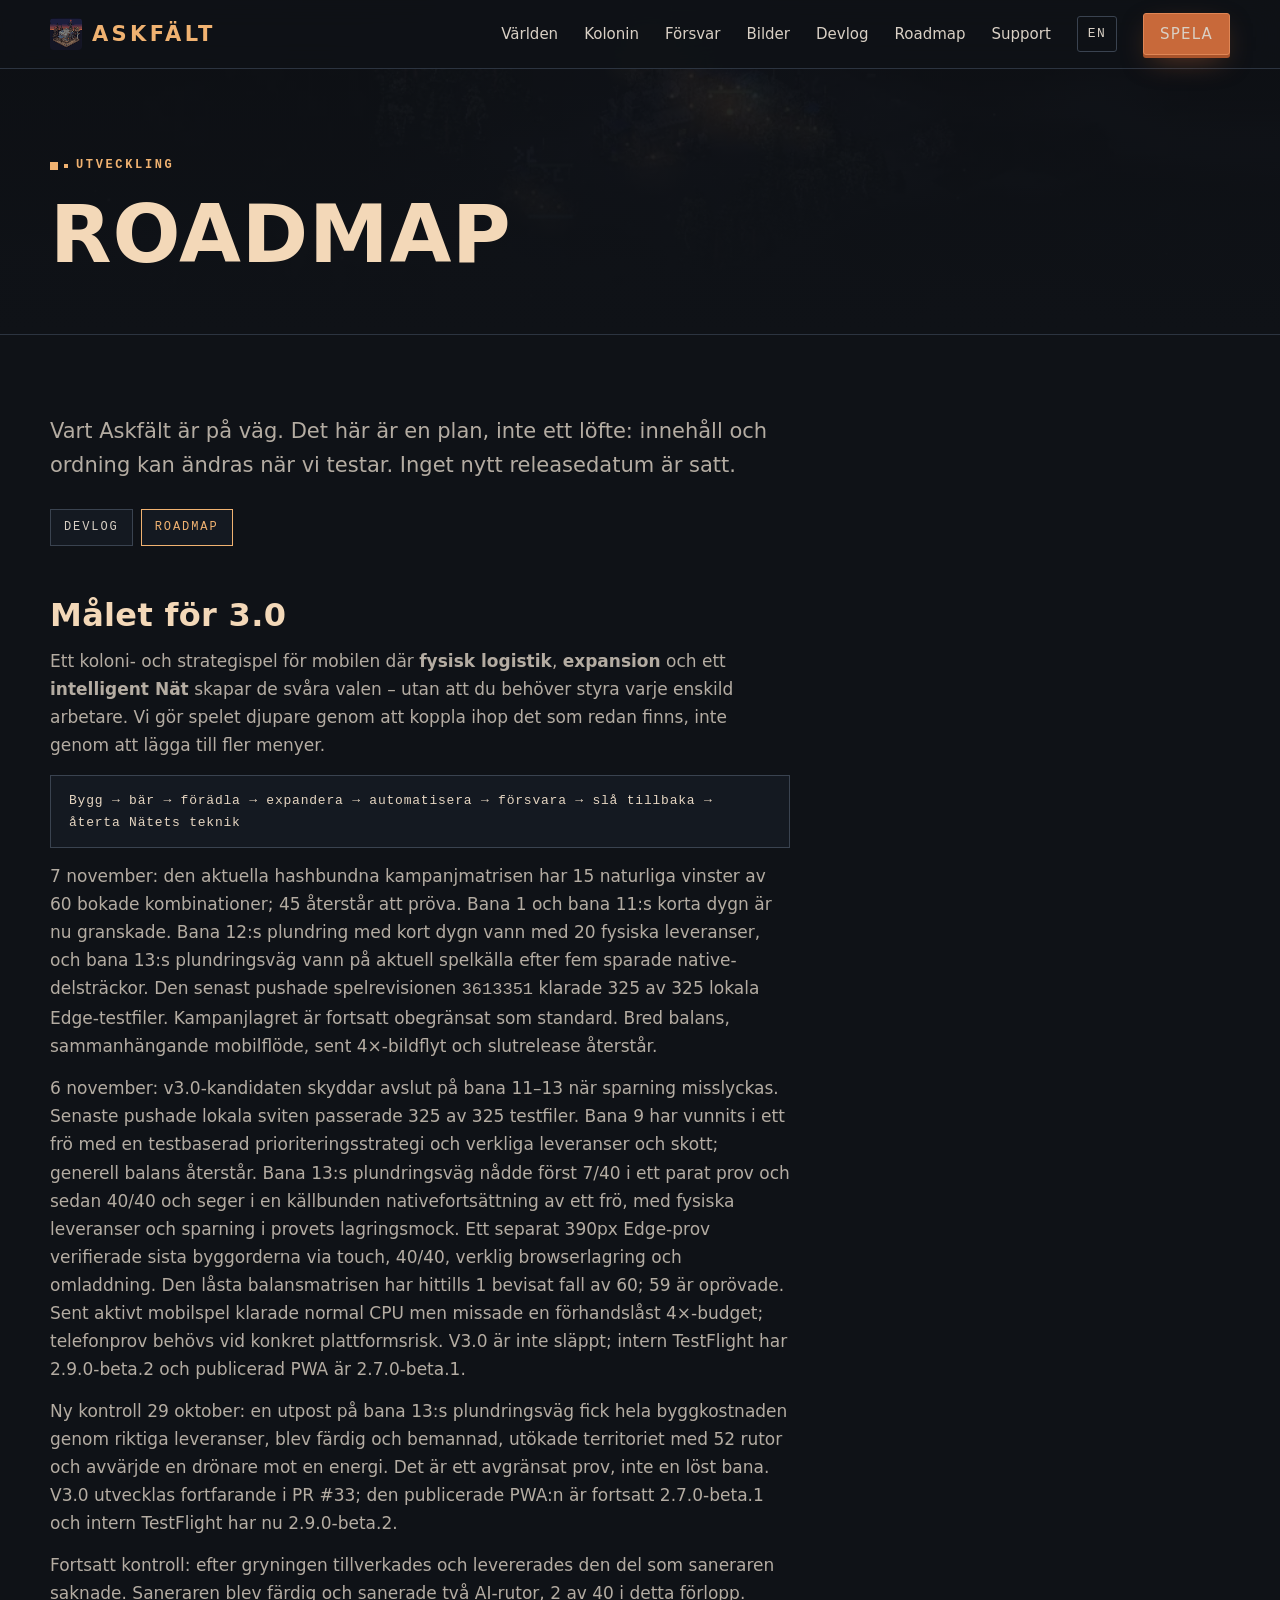
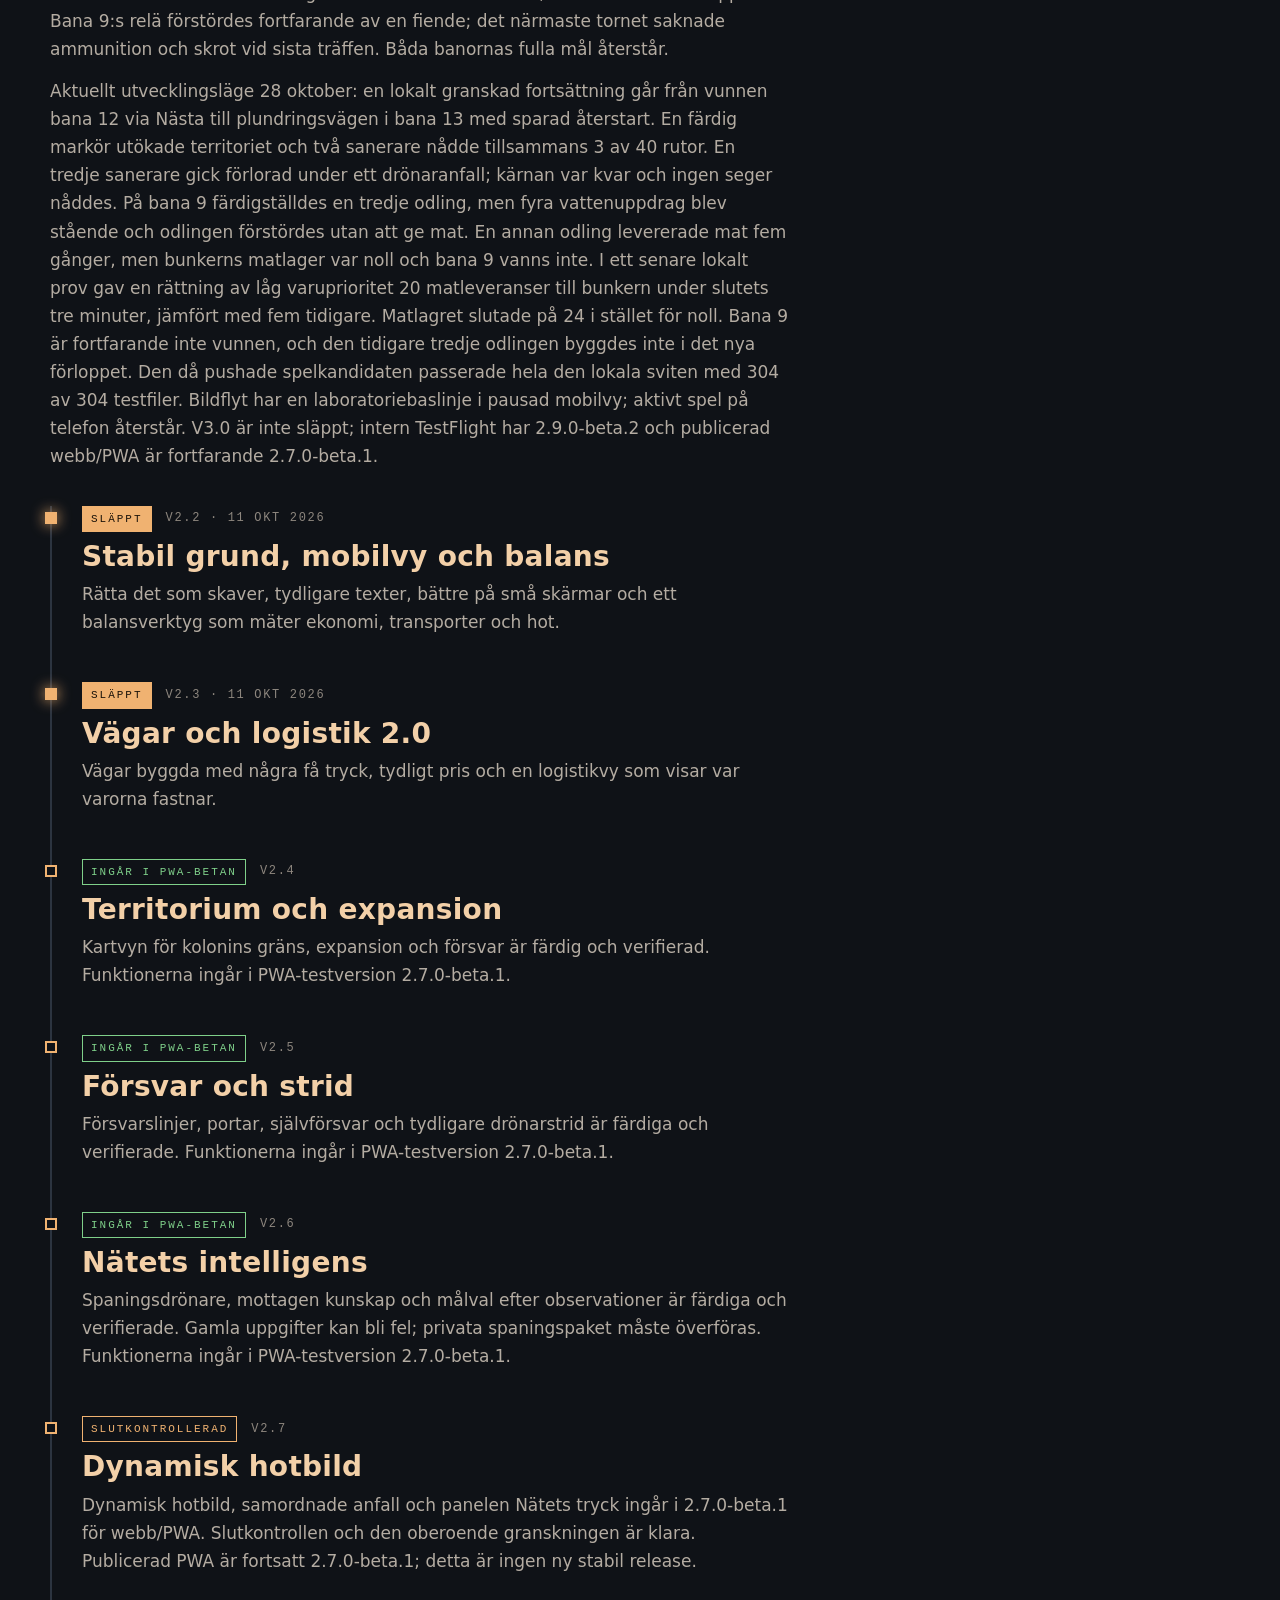
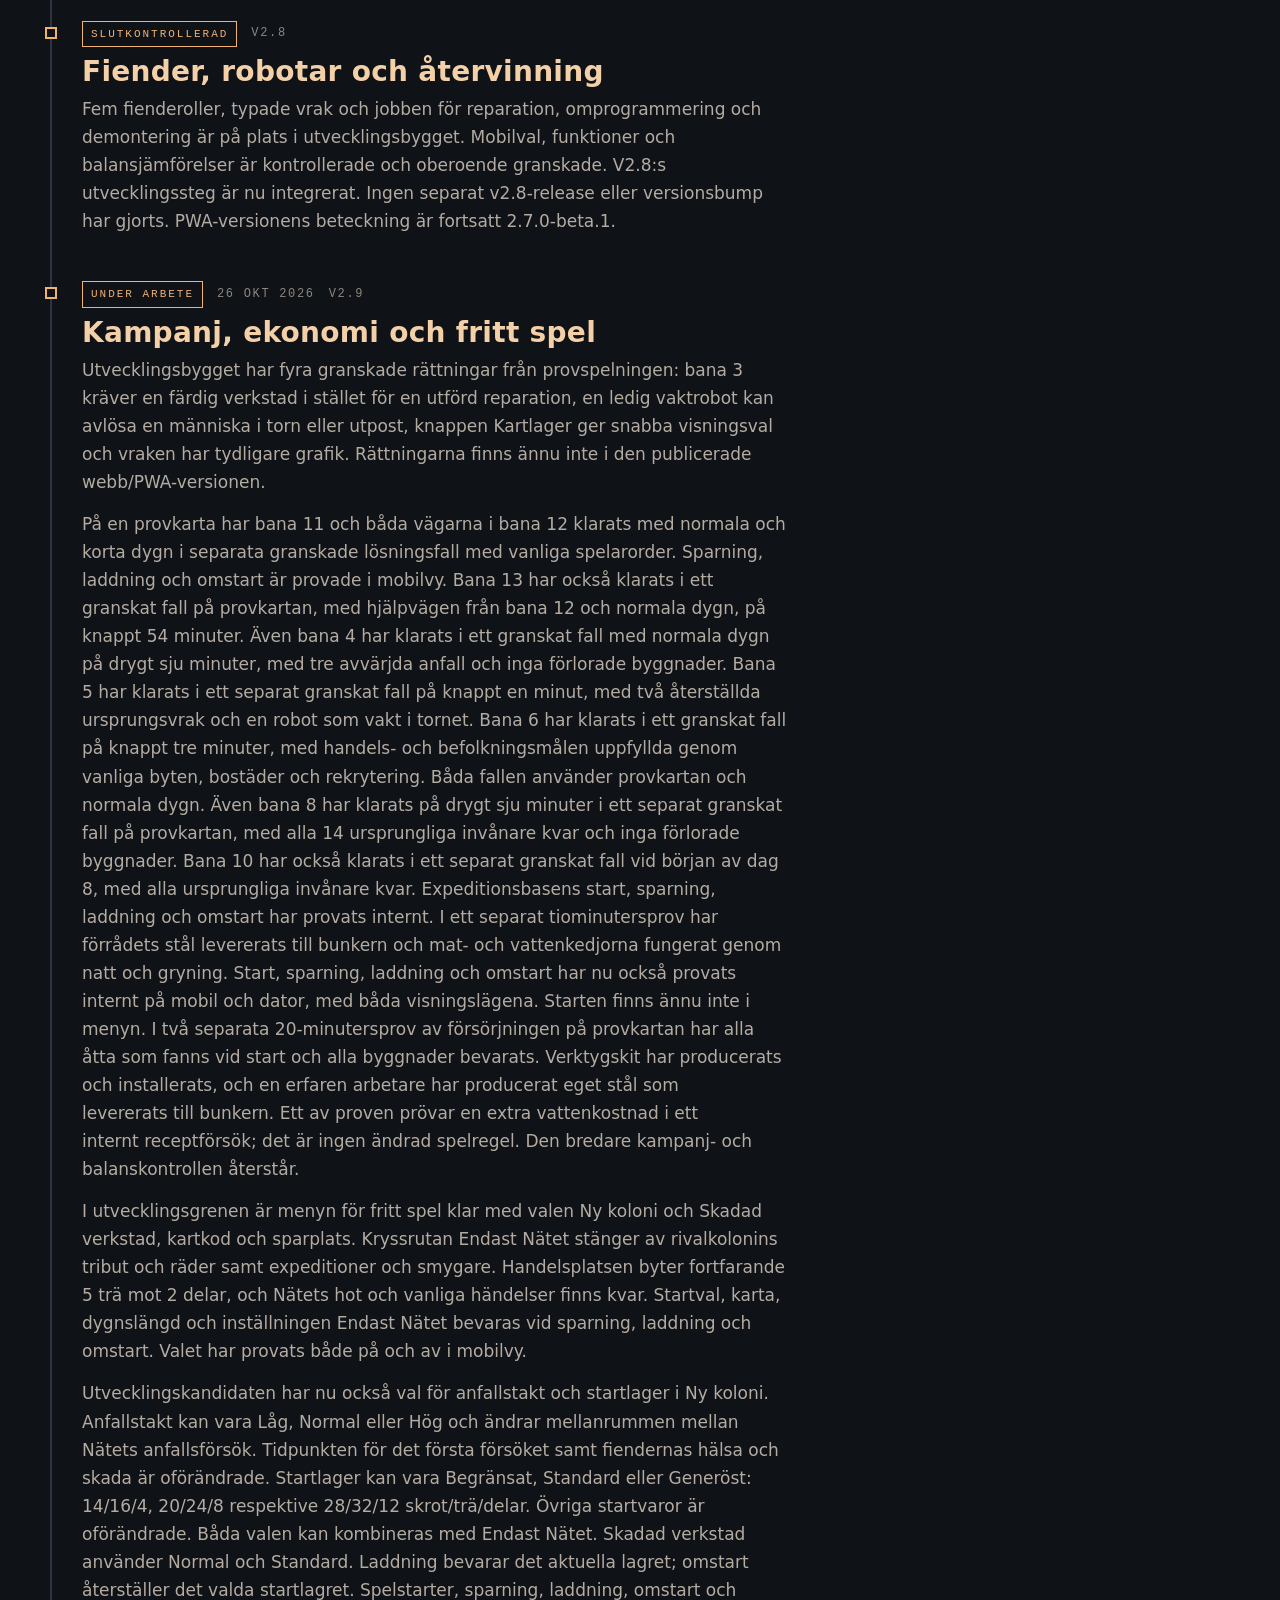
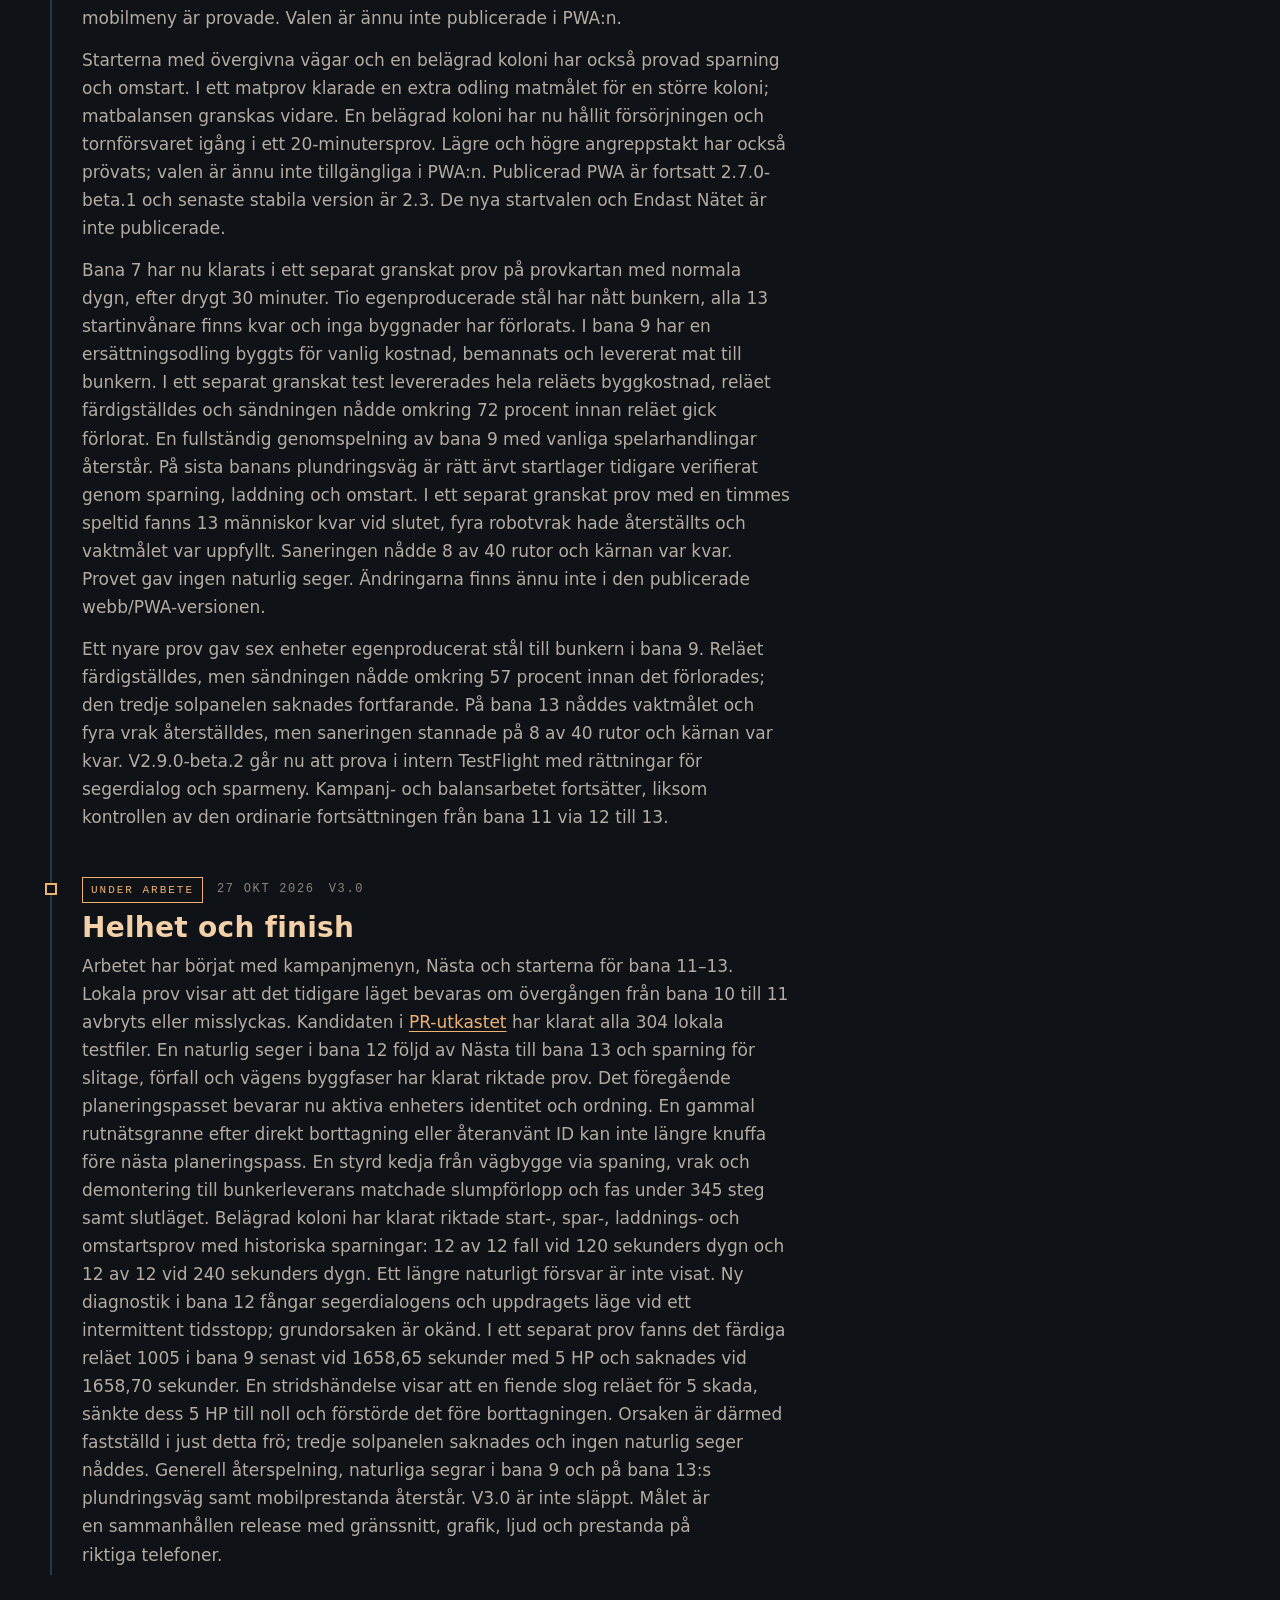
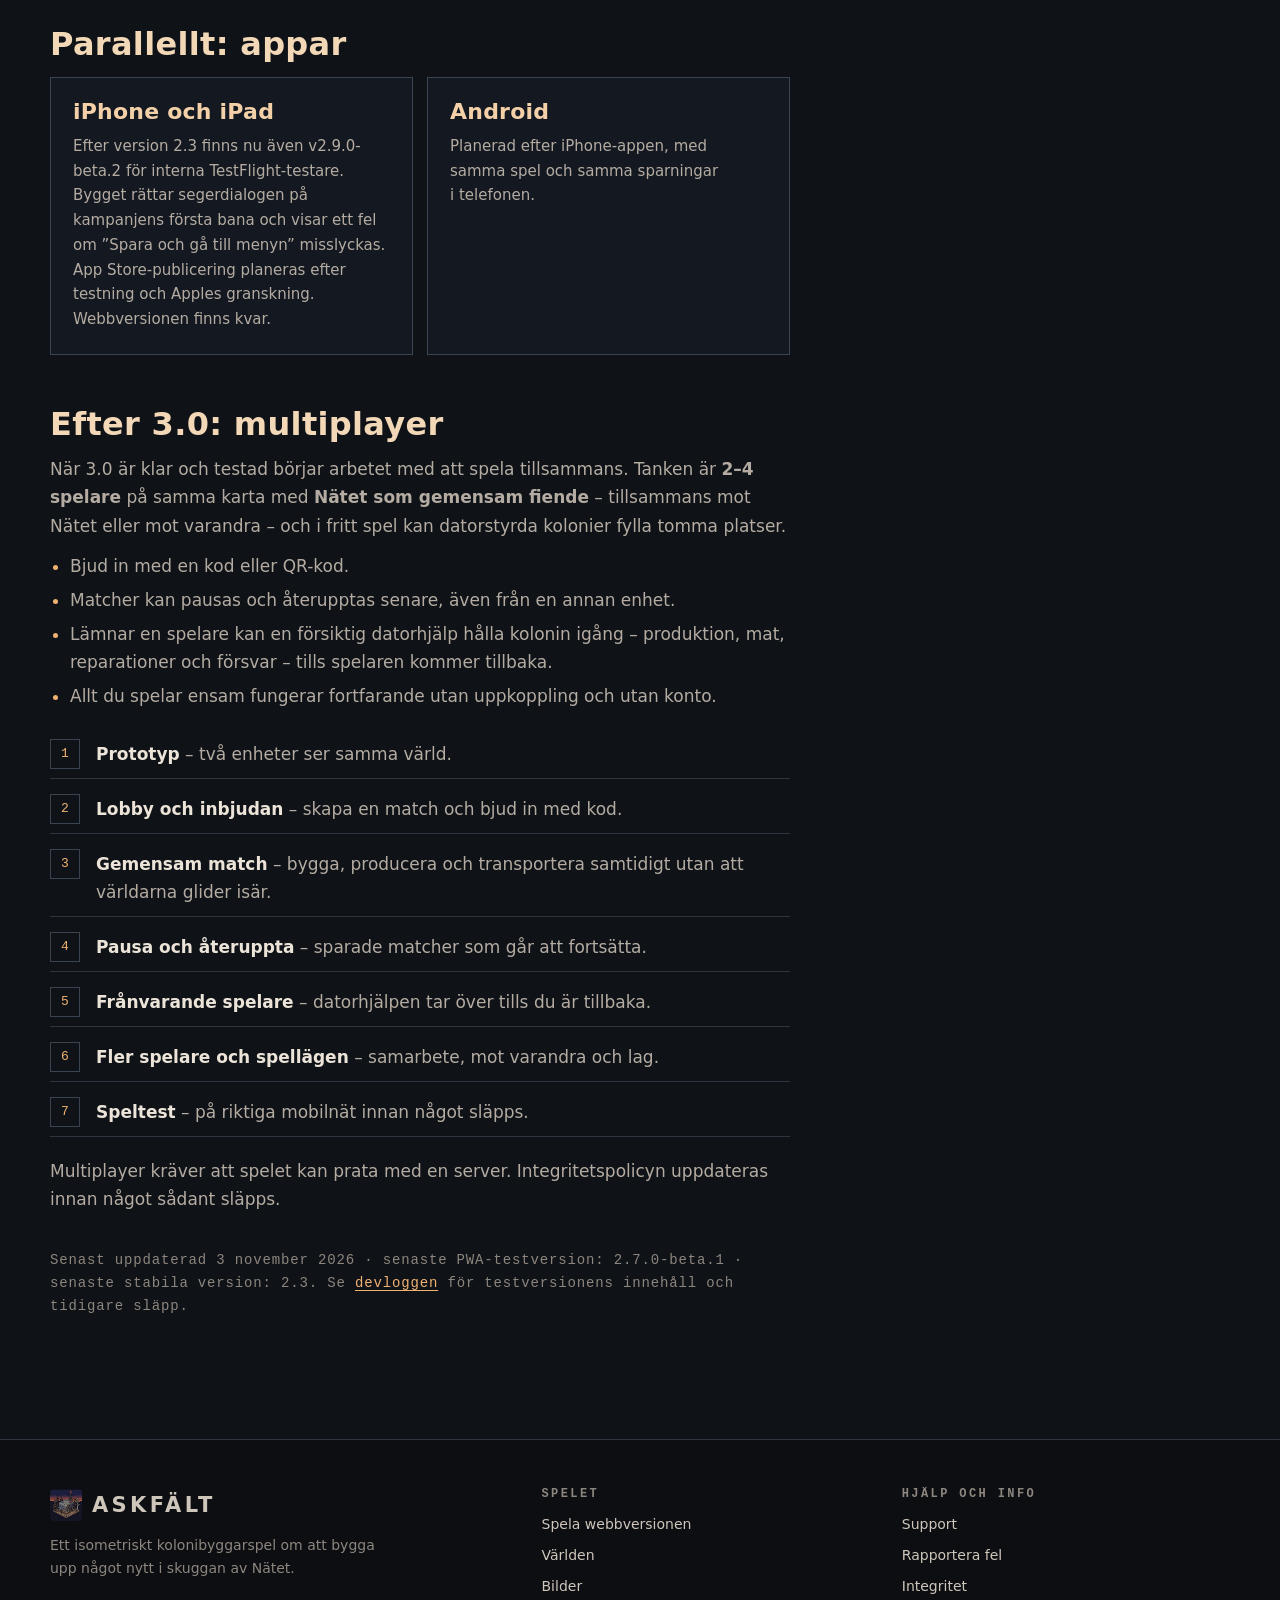
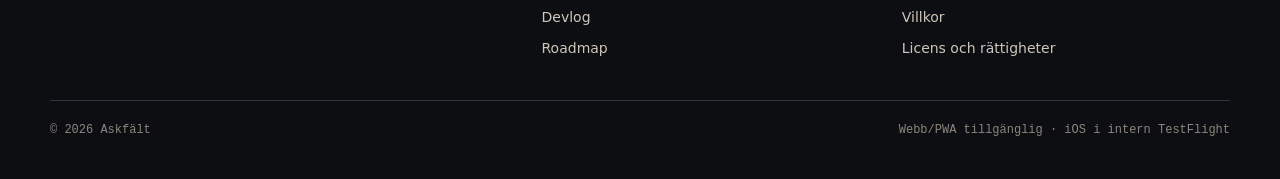
<file: roadmap/index.html>
<!doctype html>
<html lang="sv">
<head>
<meta charset="utf-8">
<meta name="viewport" content="width=device-width,initial-scale=1,viewport-fit=cover">
<title>Roadmap – Askfält</title>
<meta name="description" content="Planen för Askfält från version 2.2 till 3.0, apparna och multiplayer efter 3.0.">
<meta name="theme-color" content="#0f1217">
<meta name="color-scheme" content="dark">
<link rel="canonical" href="https://askfalt.se/roadmap/">
<link rel="alternate" hreflang="sv" href="https://askfalt.se/roadmap/">
<link rel="alternate" hreflang="en" href="https://askfalt.se/en/roadmap/">
<link rel="alternate" hreflang="x-default" href="https://askfalt.se/roadmap/">
<meta property="og:type" content="website">
<meta property="og:site_name" content="Askfält">
<meta property="og:locale" content="sv_SE">
<meta property="og:title" content="Roadmap – Askfält">
<meta property="og:description" content="Planen för Askfält från version 2.2 till 3.0, apparna och multiplayer efter 3.0.">
<meta property="og:url" content="https://askfalt.se/roadmap/">
<meta property="og:image" content="https://askfalt.se/assets/og-image.jpg">
<meta property="og:image:width" content="1200">
<meta property="og:image:height" content="630">
<meta name="twitter:card" content="summary_large_image">
<link rel="icon" href="../assets/favicon-32.png" sizes="32x32" type="image/png">
<link rel="icon" href="../assets/favicon-64.png" sizes="64x64" type="image/png">
<link rel="apple-touch-icon" href="../assets/apple-touch-icon.png">
<link rel="manifest" href="../site.webmanifest">
<link rel="stylesheet" href="../style.css?v=2026-10-11">
<script src="../main.js?v=2026-10-11" defer></script>
</head>
<body class="page">
<a class="skip" href="#main">Hoppa till innehåll</a>
<header class="site-header">
  <nav class="shell nav" aria-label="Huvudmeny">
    <a class="brand" href="../" aria-label="Askfält – startsida"><img src="../assets/favicon-64.png" width="32" height="32" alt="">ASKFÄLT</a>
    <button class="menu-toggle" type="button" aria-expanded="false" aria-controls="nav-links"><span></span><b class="sr-only">Meny</b></button>
    <div class="nav-links" id="nav-links">
      <a href="../#world">Världen</a>
      <a href="../#colony">Kolonin</a>
      <a href="../#defend">Försvar</a>
      <a href="../#gallery">Bilder</a>
      <a href="../devlog/">Devlog</a>
      <a href="../roadmap/" aria-current="page">Roadmap</a>
      <a href="../support/">Support</a>
      <a class="lang" href="../en/roadmap/" hreflang="en" lang="en" title="Read in English">EN</a>
      <a class="btn" href="http://game.askfalt.se/" rel="noopener">Spela</a>
    </div>
  </nav>
</header>
<main id="main">
  <section class="page-hero">
    <div class="bg"><img src="../assets/night-clean.webp" alt="" width="1200" height="600"></div>
    <div class="shell"><span class="eyebrow">Utveckling</span><h1>Roadmap</h1></div>
  </section>
  <div class="shell"><div class="prose">
<p class="lead">Vart Askfält är på väg. Det här är en plan, inte ett löfte: innehåll och ordning kan ändras när vi testar. Inget nytt releasedatum är satt.</p>
<nav class="subnav" aria-label="Utveckling"><a href="../devlog/">Devlog</a><a href="./" aria-current="page">Roadmap</a></nav>

<h2>Målet för 3.0</h2>
<p>Ett koloni- och strategispel för mobilen där <b>fysisk logistik</b>, <b>expansion</b> och ett <b>intelligent Nät</b> skapar de svåra valen – utan att du behöver styra varje enskild arbetare. Vi gör spelet djupare genom att koppla ihop det som redan finns, inte genom att lägga till fler menyer.</p>
<p class="loop">Bygg → bär → förädla → expandera → automatisera → försvara → slå tillbaka → återta Nätets teknik</p>
<p>7 november: den aktuella hashbundna kampanjmatrisen har 15 naturliga vinster av 60 bokade kombinationer; 45 återstår att pröva. Bana 1 och bana 11:s korta dygn är nu granskade. Bana 12:s plundring med kort dygn vann med 20 fysiska leveranser, och bana 13:s plundringsväg vann på aktuell spelkälla efter fem sparade native-delsträckor. Den senast pushade spelrevisionen <code>3613351</code> klarade 325 av 325 lokala Edge-testfiler. Kampanjlagret är fortsatt obegränsat som standard. Bred balans, sammanhängande mobilflöde, sent 4×-bildflyt och slutrelease återstår.</p>
<p>6 november: v3.0-kandidaten skyddar avslut på bana 11–13 när sparning misslyckas. Senaste pushade lokala sviten passerade 325 av 325 testfiler. Bana 9 har vunnits i ett frö med en testbaserad prioriteringsstrategi och verkliga leveranser och skott; generell balans återstår. Bana 13:s plundringsväg nådde först 7/40 i ett parat prov och sedan 40/40 och seger i en källbunden nativefortsättning av ett frö, med fysiska leveranser och sparning i provets lagringsmock. Ett separat 390px Edge-prov verifierade sista byggorderna via touch, 40/40, verklig browserlagring och omladdning. Den låsta balansmatrisen har hittills 1 bevisat fall av 60; 59 är oprövade. Sent aktivt mobilspel klarade normal CPU men missade en förhandslåst 4×-budget; telefonprov behövs vid konkret plattformsrisk. V3.0 är inte släppt; intern TestFlight har 2.9.0-beta.2 och publicerad PWA är 2.7.0-beta.1.</p>
<p>Ny kontroll 29 oktober: en utpost på bana 13:s plundringsväg fick hela byggkostnaden genom riktiga leveranser, blev färdig och bemannad, utökade territoriet med 52 rutor och avvärjde en drönare mot en energi. Det är ett avgränsat prov, inte en löst bana. V3.0 utvecklas fortfarande i PR #33; den publicerade PWA:n är fortsatt 2.7.0-beta.1 och intern TestFlight har nu 2.9.0-beta.2.</p>
<p>Fortsatt kontroll: efter gryningen tillverkades och levererades den del som saneraren saknade. Saneraren blev färdig och sanerade två AI-rutor, 2 av 40 i detta förlopp. Bana 9:s relä förstördes fortfarande av en fiende; det närmaste tornet saknade ammunition och skrot vid sista träffen. Båda banornas fulla mål återstår.</p>
<p>Aktuellt utvecklingsläge 28 oktober: en lokalt granskad fortsättning går från vunnen bana 12 via Nästa till plundringsvägen i bana 13 med sparad återstart. En färdig markör utökade territoriet och två sanerare nådde tillsammans 3 av 40 rutor. En tredje sanerare gick förlorad under ett drönaranfall; kärnan var kvar och ingen seger nåddes. På bana 9 färdigställdes en tredje odling, men fyra vattenuppdrag blev stående och odlingen förstördes utan att ge mat. En annan odling levererade mat fem gånger, men bunkerns matlager var noll och bana 9 vanns inte. I ett senare lokalt prov gav en rättning av låg varuprioritet 20 matleveranser till bunkern under slutets tre minuter, jämfört med fem tidigare. Matlagret slutade på 24 i stället för noll. Bana 9 är fortfarande inte vunnen, och den tidigare tredje odlingen byggdes inte i det nya förloppet. Den då pushade spelkandidaten passerade hela den lokala sviten med 304 av 304 testfiler. Bildflyt har en laboratoriebaslinje i pausad mobilvy; aktivt spel på telefon återstår. V3.0 är inte släppt; intern TestFlight har 2.9.0-beta.2 och publicerad webb/PWA är fortfarande 2.7.0-beta.1.</p>

<ol class="log road">
  <li class="live"><div class="meta"><span class="tag live">Släppt</span><span>v2.2 · 11 okt 2026</span></div><h3>Stabil grund, mobilvy och balans</h3><p>Rätta det som skaver, tydligare texter, bättre på små skärmar och ett balansverktyg som mäter ekonomi, transporter och hot.</p></li>
  <li class="live"><div class="meta"><span class="tag live">Släppt</span><span>v2.3 · 11 okt 2026</span></div><h3>Vägar och logistik 2.0</h3><p>Vägar byggda med några få tryck, tydligt pris och en logistikvy som visar var varorna fastnar.</p></li>
  <li class="wip"><div class="meta"><span class="tag beta">Ingår i PWA-betan</span><span>v2.4</span></div><h3>Territorium och expansion</h3><p>Kartvyn för kolonins gräns, expansion och försvar är färdig och verifierad. Funktionerna ingår i PWA-testversion 2.7.0-beta.1.</p></li>
  <li class="wip"><div class="meta"><span class="tag beta">Ingår i PWA-betan</span><span>v2.5</span></div><h3>Försvar och strid</h3><p>Försvarslinjer, portar, självförsvar och tydligare drönarstrid är färdiga och verifierade. Funktionerna ingår i PWA-testversion 2.7.0-beta.1.</p></li>
  <li class="wip"><div class="meta"><span class="tag beta">Ingår i PWA-betan</span><span>v2.6</span></div><h3>Nätets intelligens</h3><p>Spaningsdrönare, mottagen kunskap och målval efter observationer är färdiga och verifierade. Gamla uppgifter kan bli fel; privata spaningspaket måste överföras. Funktionerna ingår i PWA-testversion 2.7.0-beta.1.</p></li>
  <li class="wip"><div class="meta"><span class="tag wip">Slutkontrollerad</span><span>v2.7</span></div><h3>Dynamisk hotbild</h3><p>Dynamisk hotbild, samordnade anfall och panelen Nätets tryck ingår i 2.7.0-beta.1 för webb/PWA. Slutkontrollen och den oberoende granskningen är klara. Publicerad PWA är fortsatt 2.7.0-beta.1; detta är ingen ny stabil release.</p></li>
  <li class="wip"><div class="meta"><span class="tag wip">Slutkontrollerad</span><span>v2.8</span></div><h3>Fiender, robotar och återvinning</h3><p>Fem fienderoller, typade vrak och jobben för reparation, omprogrammering och demontering är på plats i utvecklingsbygget. Mobilval, funktioner och balansjämförelser är kontrollerade och oberoende granskade. V2.8:s utvecklingssteg är nu integrerat. Ingen separat v2.8-release eller versionsbump har gjorts. PWA-versionens beteckning är fortsatt 2.7.0-beta.1.</p></li>
  <li class="wip"><div class="meta"><span class="tag wip">Under arbete</span><time datetime="2026-10-26">26 okt 2026</time><span>v2.9</span></div><h3>Kampanj, ekonomi och fritt spel</h3><p>Utvecklingsbygget har fyra granskade rättningar från provspelningen: bana 3 kräver en färdig verkstad i stället för en utförd reparation, en ledig vaktrobot kan avlösa en människa i torn eller utpost, knappen Kartlager ger snabba visningsval och vraken har tydligare grafik. Rättningarna finns ännu inte i den publicerade webb/PWA-versionen.</p><p>På en provkarta har bana 11 och båda vägarna i bana 12 klarats med normala och korta dygn i separata granskade lösningsfall med vanliga spelarorder. Sparning, laddning och omstart är provade i mobilvy. Bana 13 har också klarats i ett granskat fall på provkartan, med hjälpvägen från bana 12 och normala dygn, på knappt 54 minuter. Även bana 4 har klarats i ett granskat fall med normala dygn på drygt sju minuter, med tre avvärjda anfall och inga förlorade byggnader. Bana 5 har klarats i ett separat granskat fall på knappt en minut, med två återställda ursprungsvrak och en robot som vakt i tornet. Bana 6 har klarats i ett granskat fall på knappt tre minuter, med handels- och befolkningsmålen uppfyllda genom vanliga byten, bostäder och rekrytering. Båda fallen använder provkartan och normala dygn. Även bana 8 har klarats på drygt sju minuter i ett separat granskat fall på provkartan, med alla 14 ursprungliga invånare kvar och inga förlorade byggnader. Bana 10 har också klarats i ett separat granskat fall vid början av dag 8, med alla ursprungliga invånare kvar. Expeditionsbasens start, sparning, laddning och omstart har provats internt. I ett separat tiominutersprov har förrådets stål levererats till bunkern och mat- och vattenkedjorna fungerat genom natt och gryning. Start, sparning, laddning och omstart har nu också provats internt på mobil och dator, med båda visningslägena. Starten finns ännu inte i menyn. I två separata 20-minutersprov av försörjningen på provkartan har alla åtta som fanns vid start och alla byggnader bevarats. Verktygskit har producerats och installerats, och en erfaren arbetare har producerat eget stål som levererats till bunkern. Ett av proven prövar en extra vattenkostnad i ett internt receptförsök; det är ingen ändrad spelregel. Den bredare kampanj- och balanskontrollen återstår.</p><p>I utvecklingsgrenen är menyn för fritt spel klar med valen Ny koloni och Skadad verkstad, kartkod och sparplats. Kryssrutan Endast Nätet stänger av rivalkolonins tribut och räder samt expeditioner och smygare. Handelsplatsen byter fortfarande 5 trä mot 2 delar, och Nätets hot och vanliga händelser finns kvar. Startval, karta, dygnslängd och inställningen Endast Nätet bevaras vid sparning, laddning och omstart. Valet har provats både på och av i mobilvy. </p><p>Utvecklingskandidaten har nu också val för anfallstakt och startlager i Ny koloni. Anfallstakt kan vara Låg, Normal eller Hög och ändrar mellanrummen mellan Nätets anfallsförsök. Tidpunkten för det första försöket samt fiendernas hälsa och skada är oförändrade. Startlager kan vara Begränsat, Standard eller Generöst: 14/16/4, 20/24/8 respektive 28/32/12 skrot/trä/delar. Övriga startvaror är oförändrade. Båda valen kan kombineras med Endast Nätet. Skadad verkstad använder Normal och Standard. Laddning bevarar det aktuella lagret; omstart återställer det valda startlagret. Spelstarter, sparning, laddning, omstart och mobilmeny är provade. Valen är ännu inte publicerade i PWA:n.</p><p>Starterna med övergivna vägar och en belägrad koloni har också provad sparning och omstart. I ett matprov klarade en extra odling matmålet för en större koloni; matbalansen granskas vidare. En belägrad koloni har nu hållit försörjningen och tornförsvaret igång i ett 20-minutersprov. Lägre och högre angreppstakt har också prövats; valen är ännu inte tillgängliga i PWA:n. Publicerad PWA är fortsatt 2.7.0-beta.1 och senaste stabila version är 2.3. De nya startvalen och Endast Nätet är inte publicerade.</p><p>Bana 7 har nu klarats i ett separat granskat prov på provkartan med normala dygn, efter drygt 30 minuter. Tio egenproducerade stål har nått bunkern, alla 13 startinvånare finns kvar och inga byggnader har förlorats. I bana 9 har en ersättningsodling byggts för vanlig kostnad, bemannats och levererat mat till bunkern. I ett separat granskat test levererades hela reläets byggkostnad, reläet färdigställdes och sändningen nådde omkring 72 procent innan reläet gick förlorat. En fullständig genomspelning av bana 9 med vanliga spelarhandlingar återstår. På sista banans plundringsväg är rätt ärvt startlager tidigare verifierat genom sparning, laddning och omstart. I ett separat granskat prov med en timmes speltid fanns 13 människor kvar vid slutet, fyra robotvrak hade återställts och vaktmålet var uppfyllt. Saneringen nådde 8 av 40 rutor och kärnan var kvar. Provet gav ingen naturlig seger. Ändringarna finns ännu inte i den publicerade webb/PWA-versionen.</p><p>Ett nyare prov gav sex enheter egenproducerat stål till bunkern i bana 9. Reläet färdigställdes, men sändningen nådde omkring 57 procent innan det förlorades; den tredje solpanelen saknades fortfarande. På bana 13 nåddes vaktmålet och fyra vrak återställdes, men saneringen stannade på 8 av 40 rutor och kärnan var kvar. V2.9.0-beta.2 går nu att prova i intern TestFlight med rättningar för segerdialog och sparmeny. Kampanj- och balansarbetet fortsätter, liksom kontrollen av den ordinarie fortsättningen från bana 11 via 12 till 13.</p></li>
  <li class="wip"><div class="meta"><span class="tag wip">Under arbete</span><time datetime="2026-10-27">27 okt 2026</time><span>v3.0</span></div><h3>Helhet och finish</h3><p>Arbetet har börjat med kampanjmenyn, Nästa och starterna för bana 11–13. Lokala prov visar att det tidigare läget bevaras om övergången från bana 10 till 11 avbryts eller misslyckas. Kandidaten i <a href="https://github.com/REALProIT/real-super-duper-game/pull/33">PR-utkastet</a> har klarat alla 304 lokala testfiler. En naturlig seger i bana 12 följd av Nästa till bana 13 och sparning för slitage, förfall och vägens byggfaser har klarat riktade prov. Det föregående planeringspasset bevarar nu aktiva enheters identitet och ordning. En gammal rutnätsgranne efter direkt borttagning eller återanvänt ID kan inte längre knuffa före nästa planeringspass. En styrd kedja från vägbygge via spaning, vrak och demontering till bunkerleverans matchade slumpförlopp och fas under 345 steg samt slutläget. Belägrad koloni har klarat riktade start-, spar-, laddnings- och omstartsprov med historiska sparningar: 12 av 12 fall vid 120 sekunders dygn och 12 av 12 vid 240 sekunders dygn. Ett längre naturligt försvar är inte visat. Ny diagnostik i bana 12 fångar segerdialogens och uppdragets läge vid ett intermittent tidsstopp; grundorsaken är okänd. I ett separat prov fanns det färdiga reläet 1005 i bana 9 senast vid 1658,65 sekunder med 5 HP och saknades vid 1658,70 sekunder. En stridshändelse visar att en fiende slog reläet för 5 skada, sänkte dess 5 HP till noll och förstörde det före borttagningen. Orsaken är därmed fastställd i just detta frö; tredje solpanelen saknades och ingen naturlig seger nåddes. Generell återspelning, naturliga segrar i bana 9 och på bana 13:s plundringsväg samt mobilprestanda återstår. V3.0 är inte släppt. Målet är en sammanhållen release med gränssnitt, grafik, ljud och prestanda på riktiga telefoner.</p></li>
</ol>

<h2>Parallellt: appar</h2>
<div class="cards">
  <div class="card"><h3>iPhone och iPad</h3><p>Efter version 2.3 finns nu även v2.9.0-beta.2 för interna TestFlight-testare. Bygget rättar segerdialogen på kampanjens första bana och visar ett fel om ”Spara och gå till menyn” misslyckas. App Store-publicering planeras efter testning och Apples granskning. Webbversionen finns kvar.</p></div>
  <div class="card"><h3>Android</h3><p>Planerad efter iPhone-appen, med samma spel och samma sparningar i telefonen.</p></div>
</div>

<h2>Efter 3.0: multiplayer</h2>
<p>När 3.0 är klar och testad börjar arbetet med att spela tillsammans. Tanken är <b>2–4 spelare</b> på samma karta med <b>Nätet som gemensam fiende</b> – tillsammans mot Nätet eller mot varandra – och i fritt spel kan datorstyrda kolonier fylla tomma platser.</p>
<ul>
  <li>Bjud in med en kod eller QR-kod.</li>
  <li>Matcher kan pausas och återupptas senare, även från en annan enhet.</li>
  <li>Lämnar en spelare kan en försiktig datorhjälp hålla kolonin igång – produktion, mat, reparationer och försvar – tills spelaren kommer tillbaka.</li>
  <li>Allt du spelar ensam fungerar fortfarande utan uppkoppling och utan konto.</li>
</ul>
<ol class="steps-list">
  <li><b>Prototyp</b> – två enheter ser samma värld.</li>
  <li><b>Lobby och inbjudan</b> – skapa en match och bjud in med kod.</li>
  <li><b>Gemensam match</b> – bygga, producera och transportera samtidigt utan att världarna glider isär.</li>
  <li><b>Pausa och återuppta</b> – sparade matcher som går att fortsätta.</li>
  <li><b>Frånvarande spelare</b> – datorhjälpen tar över tills du är tillbaka.</li>
  <li><b>Fler spelare och spellägen</b> – samarbete, mot varandra och lag.</li>
  <li><b>Speltest</b> – på riktiga mobilnät innan något släpps.</li>
</ol>
<p>Multiplayer kräver att spelet kan prata med en server. Integritetspolicyn uppdateras innan något sådant släpps.</p>
<p class="updated">Senast uppdaterad 3 november 2026 · senaste PWA-testversion: 2.7.0-beta.1 · senaste stabila version: 2.3. Se <a href="../devlog/">devloggen</a> för testversionens innehåll och tidigare släpp.</p>
  </div></div>
</main>
<footer class="site-footer">
  <div class="shell">
    <div class="footer-grid">
      <div class="footer-brand">
        <a class="brand" href="../"><img src="../assets/favicon-64.png" width="32" height="32" alt="" loading="lazy">ASKFÄLT</a>
        <p>Ett isometriskt kolonibyggarspel om att bygga upp något nytt i skuggan av Nätet.</p>
      </div>
      <div>
        <h2>Spelet</h2>
        <ul>
          <li><a href="http://game.askfalt.se/" rel="noopener">Spela webbversionen</a></li>
          <li><a href="../#world">Världen</a></li>
          <li><a href="../#gallery">Bilder</a></li>
          <li><a href="../devlog/">Devlog</a></li>
          <li><a href="../roadmap/">Roadmap</a></li>
        </ul>
      </div>
      <div>
        <h2>Hjälp och info</h2>
        <ul>
          <li><a href="../support/">Support</a></li>
          <li><a href="https://github.com/PatrikBichis/askfalt-website/issues" rel="noopener">Rapportera fel</a></li>
          <li><a href="../privacy/">Integritet</a></li>
          <li><a href="../terms/">Villkor</a></li>
          <li><a href="../license/">Licens och rättigheter</a></li>
        </ul>
      </div>
    </div>
    <div class="footer-base"><span>© 2026 Askfält</span><span>Webb/PWA tillgänglig · iOS i intern TestFlight</span></div>
  </div>
</footer>
</body>
</html>
</file>
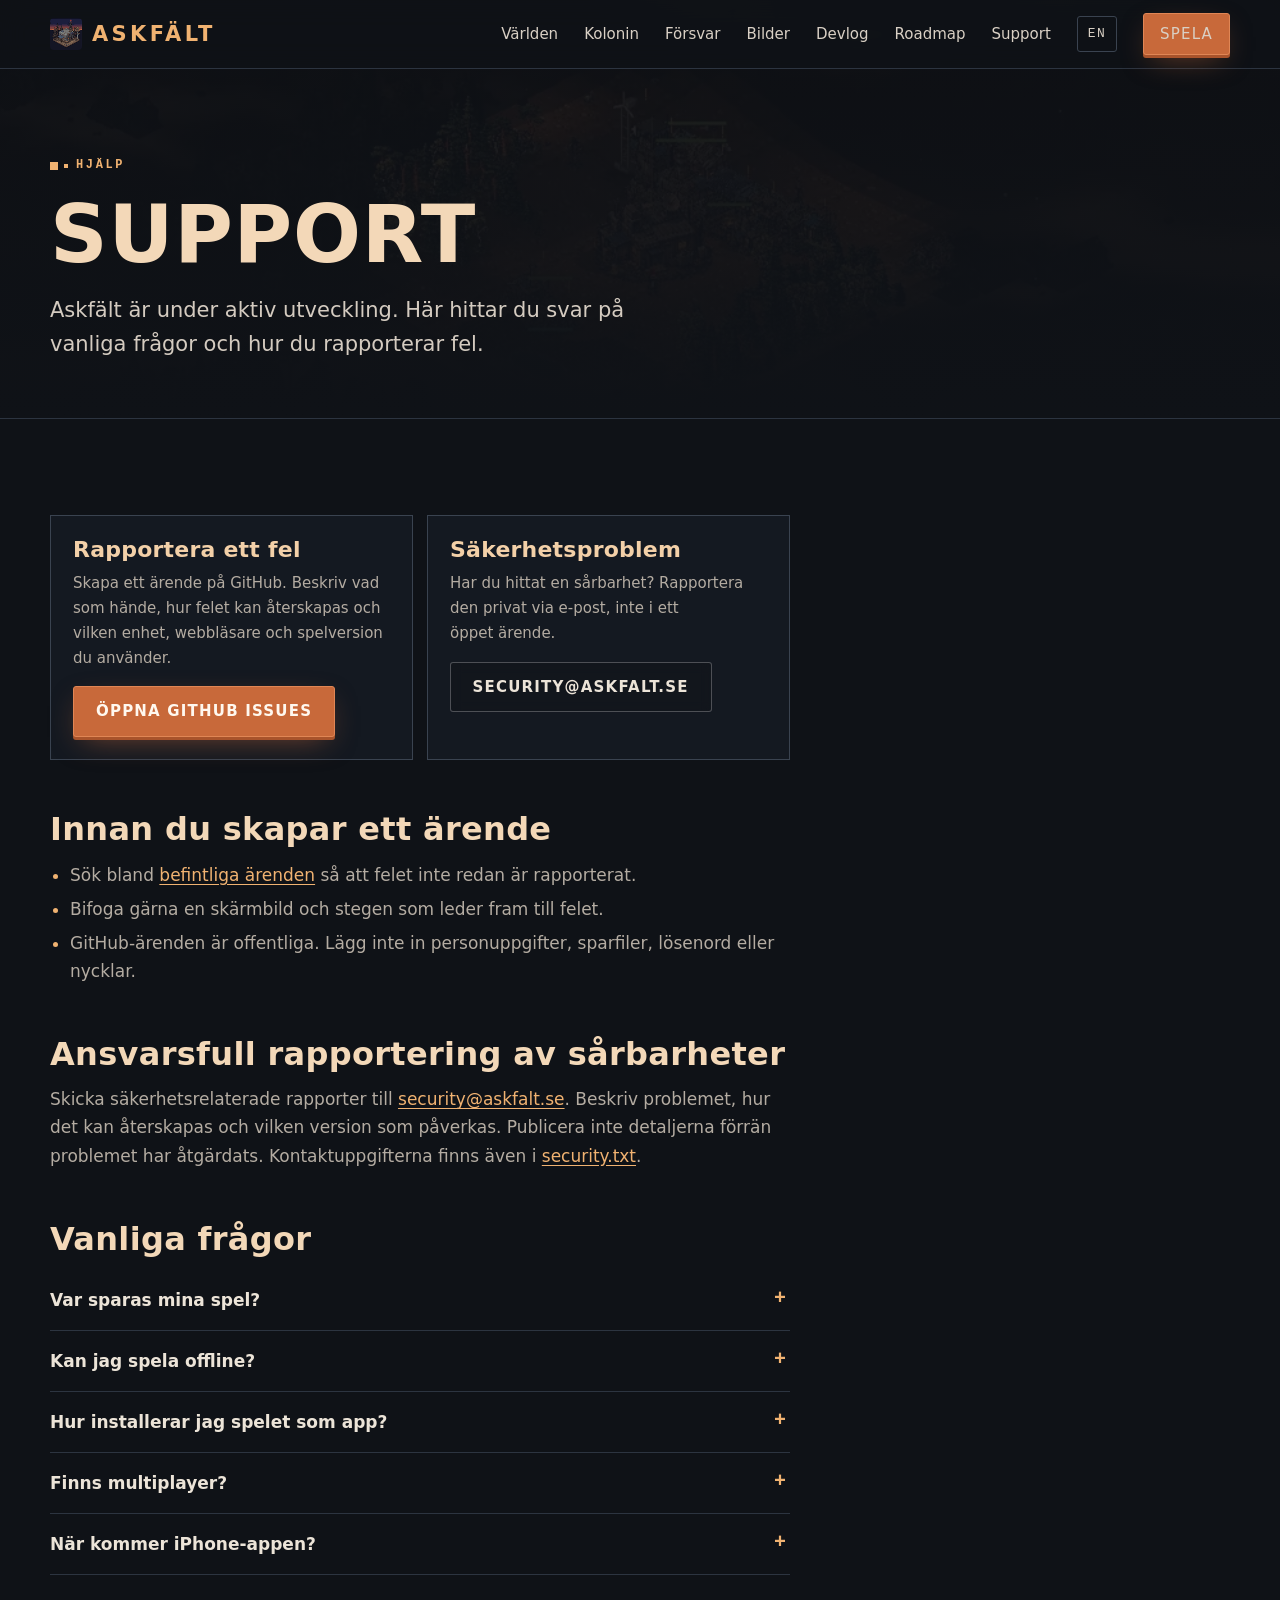
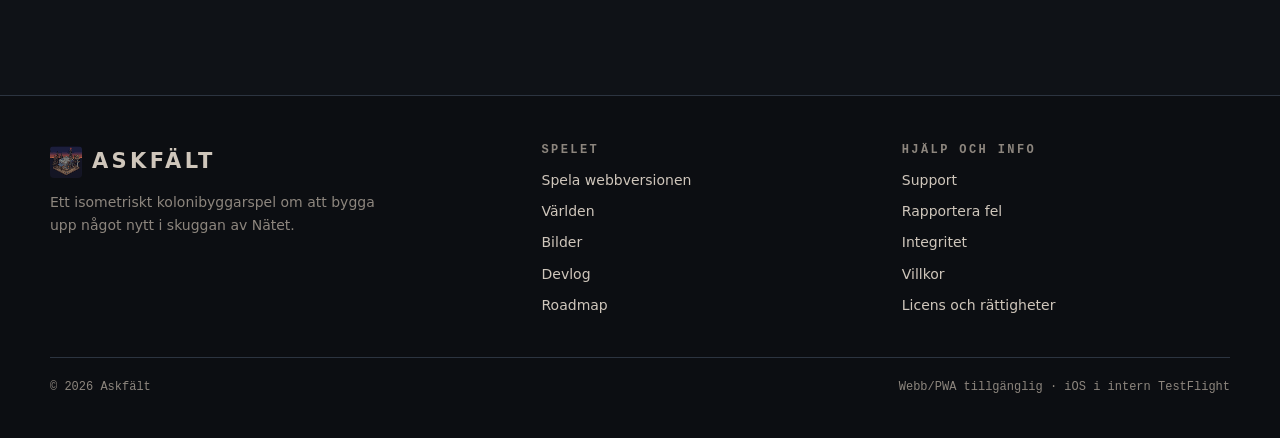
<file: support/index.html>
<!doctype html>
<html lang="sv">
<head>
<meta charset="utf-8">
<meta name="viewport" content="width=device-width,initial-scale=1,viewport-fit=cover">
<title>Support – Askfält</title>
<meta name="description" content="Hjälp, vanliga frågor och felrapportering för Askfält.">
<meta name="theme-color" content="#0f1217">
<meta name="color-scheme" content="dark">
<link rel="canonical" href="https://askfalt.se/support/">
<link rel="alternate" hreflang="sv" href="https://askfalt.se/support/">
<link rel="alternate" hreflang="en" href="https://askfalt.se/en/support/">
<link rel="alternate" hreflang="x-default" href="https://askfalt.se/support/">
<meta property="og:type" content="website">
<meta property="og:site_name" content="Askfält">
<meta property="og:locale" content="sv_SE">
<meta property="og:title" content="Support – Askfält">
<meta property="og:description" content="Hjälp, vanliga frågor och felrapportering för Askfält.">
<meta property="og:url" content="https://askfalt.se/support/">
<meta property="og:image" content="https://askfalt.se/assets/og-image.jpg">
<meta property="og:image:width" content="1200">
<meta property="og:image:height" content="630">
<meta name="twitter:card" content="summary_large_image">
<link rel="icon" href="../assets/favicon-32.png" sizes="32x32" type="image/png">
<link rel="icon" href="../assets/favicon-64.png" sizes="64x64" type="image/png">
<link rel="apple-touch-icon" href="../assets/apple-touch-icon.png">
<link rel="manifest" href="../site.webmanifest">
<link rel="stylesheet" href="../style.css?v=2026-10-11">
<script src="../main.js?v=2026-10-11" defer></script>
</head>
<body class="page">
<a class="skip" href="#main">Hoppa till innehåll</a>
<header class="site-header">
  <nav class="shell nav" aria-label="Huvudmeny">
    <a class="brand" href="../" aria-label="Askfält – startsida"><img src="../assets/favicon-64.png" width="32" height="32" alt="">ASKFÄLT</a>
    <button class="menu-toggle" type="button" aria-expanded="false" aria-controls="nav-links"><span></span><b class="sr-only">Meny</b></button>
    <div class="nav-links" id="nav-links">
      <a href="../#world">Världen</a>
      <a href="../#colony">Kolonin</a>
      <a href="../#defend">Försvar</a>
      <a href="../#gallery">Bilder</a>
      <a href="../devlog/">Devlog</a>
      <a href="../roadmap/">Roadmap</a>
      <a href="../support/" aria-current="page">Support</a>
      <a class="lang" href="../en/support/" hreflang="en" lang="en" title="Read in English">EN</a>
      <a class="btn" href="http://game.askfalt.se/" rel="noopener">Spela</a>
    </div>
  </nav>
</header>
<main id="main">
  <section class="page-hero">
    <div class="bg"><img src="../assets/evening-clean.webp" alt="" width="1200" height="600"></div>
    <div class="shell"><span class="eyebrow">Hjälp</span><h1>Support</h1><p class="lead">Askfält är under aktiv utveckling. Här hittar du svar på vanliga frågor och hur du rapporterar fel.</p></div>
  </section>
  <div class="shell"><div class="prose">

<div class="cards">
  <div class="card"><h3>Rapportera ett fel</h3><p>Skapa ett ärende på GitHub. Beskriv vad som hände, hur felet kan återskapas och vilken enhet, webbläsare och spelversion du använder.</p><a class="btn" href="https://github.com/PatrikBichis/askfalt-website/issues" rel="noopener">Öppna GitHub Issues</a></div>
  <div class="card"><h3>Säkerhetsproblem</h3><p>Har du hittat en sårbarhet? Rapportera den privat via e-post, inte i ett öppet ärende.</p><a class="btn ghost" href="mailto:security@askfalt.se">security@askfalt.se</a></div>
</div>
<h2>Innan du skapar ett ärende</h2>
<ul>
  <li>Sök bland <a href="https://github.com/PatrikBichis/askfalt-website/issues" rel="noopener">befintliga ärenden</a> så att felet inte redan är rapporterat.</li>
  <li>Bifoga gärna en skärmbild och stegen som leder fram till felet.</li>
  <li>GitHub-ärenden är offentliga. Lägg inte in personuppgifter, sparfiler, lösenord eller nycklar.</li>
</ul>
<h2>Ansvarsfull rapportering av sårbarheter</h2>
<p>Skicka säkerhetsrelaterade rapporter till <a href="mailto:security@askfalt.se">security@askfalt.se</a>. Beskriv problemet, hur det kan återskapas och vilken version som påverkas. Publicera inte detaljerna förrän problemet har åtgärdats. Kontaktuppgifterna finns även i <a href="../.well-known/security.txt">security.txt</a>.</p>
<h2>Vanliga frågor</h2>
<div class="faq">
  <details><summary>Var sparas mina spel?</summary><p>Webbversionen sparar spel och inställningar lokalt i den webbläsare där du spelar. Om du rensar webbläsarens webbplatsdata kan sparade spel försvinna. Lagringen i den kommande iOS-appen testas separat.</p></details>
  <details><summary>Kan jag spela offline?</summary><p>Ja. PWA-versionen är byggd för att fungera offline när resurserna har hämtats en gång.</p></details>
  <details><summary>Hur installerar jag spelet som app?</summary><p>Öppna <a href="http://game.askfalt.se/" rel="noopener">webbversionen</a> och välj ”Lägg till på hemskärmen” (Safari) eller ”Installera app” (Chrome och Edge).</p></details>
  <details><summary>Finns multiplayer?</summary><p>Inte ännu. Multiplayer är planerat till en senare version.</p></details>
  <details><summary>När kommer iPhone-appen?</summary><p>Version 2.9.0-beta.2 provas internt i TestFlight. App Store-publicering planeras efter testning och Apples granskning. En App Store-länk visas här först när appen är publicerad.</p></details>
</div>
  </div></div>
</main>
<footer class="site-footer">
  <div class="shell">
    <div class="footer-grid">
      <div class="footer-brand">
        <a class="brand" href="../"><img src="../assets/favicon-64.png" width="32" height="32" alt="" loading="lazy">ASKFÄLT</a>
        <p>Ett isometriskt kolonibyggarspel om att bygga upp något nytt i skuggan av Nätet.</p>
      </div>
      <div>
        <h2>Spelet</h2>
        <ul>
          <li><a href="http://game.askfalt.se/" rel="noopener">Spela webbversionen</a></li>
          <li><a href="../#world">Världen</a></li>
          <li><a href="../#gallery">Bilder</a></li>
          <li><a href="../devlog/">Devlog</a></li>
          <li><a href="../roadmap/">Roadmap</a></li>
        </ul>
      </div>
      <div>
        <h2>Hjälp och info</h2>
        <ul>
          <li><a href="../support/">Support</a></li>
          <li><a href="https://github.com/PatrikBichis/askfalt-website/issues" rel="noopener">Rapportera fel</a></li>
          <li><a href="../privacy/">Integritet</a></li>
          <li><a href="../terms/">Villkor</a></li>
          <li><a href="../license/">Licens och rättigheter</a></li>
        </ul>
      </div>
    </div>
    <div class="footer-base"><span>© 2026 Askfält</span><span>Webb/PWA tillgänglig · iOS i intern TestFlight</span></div>
  </div>
</footer>
</body>
</html>
</file>
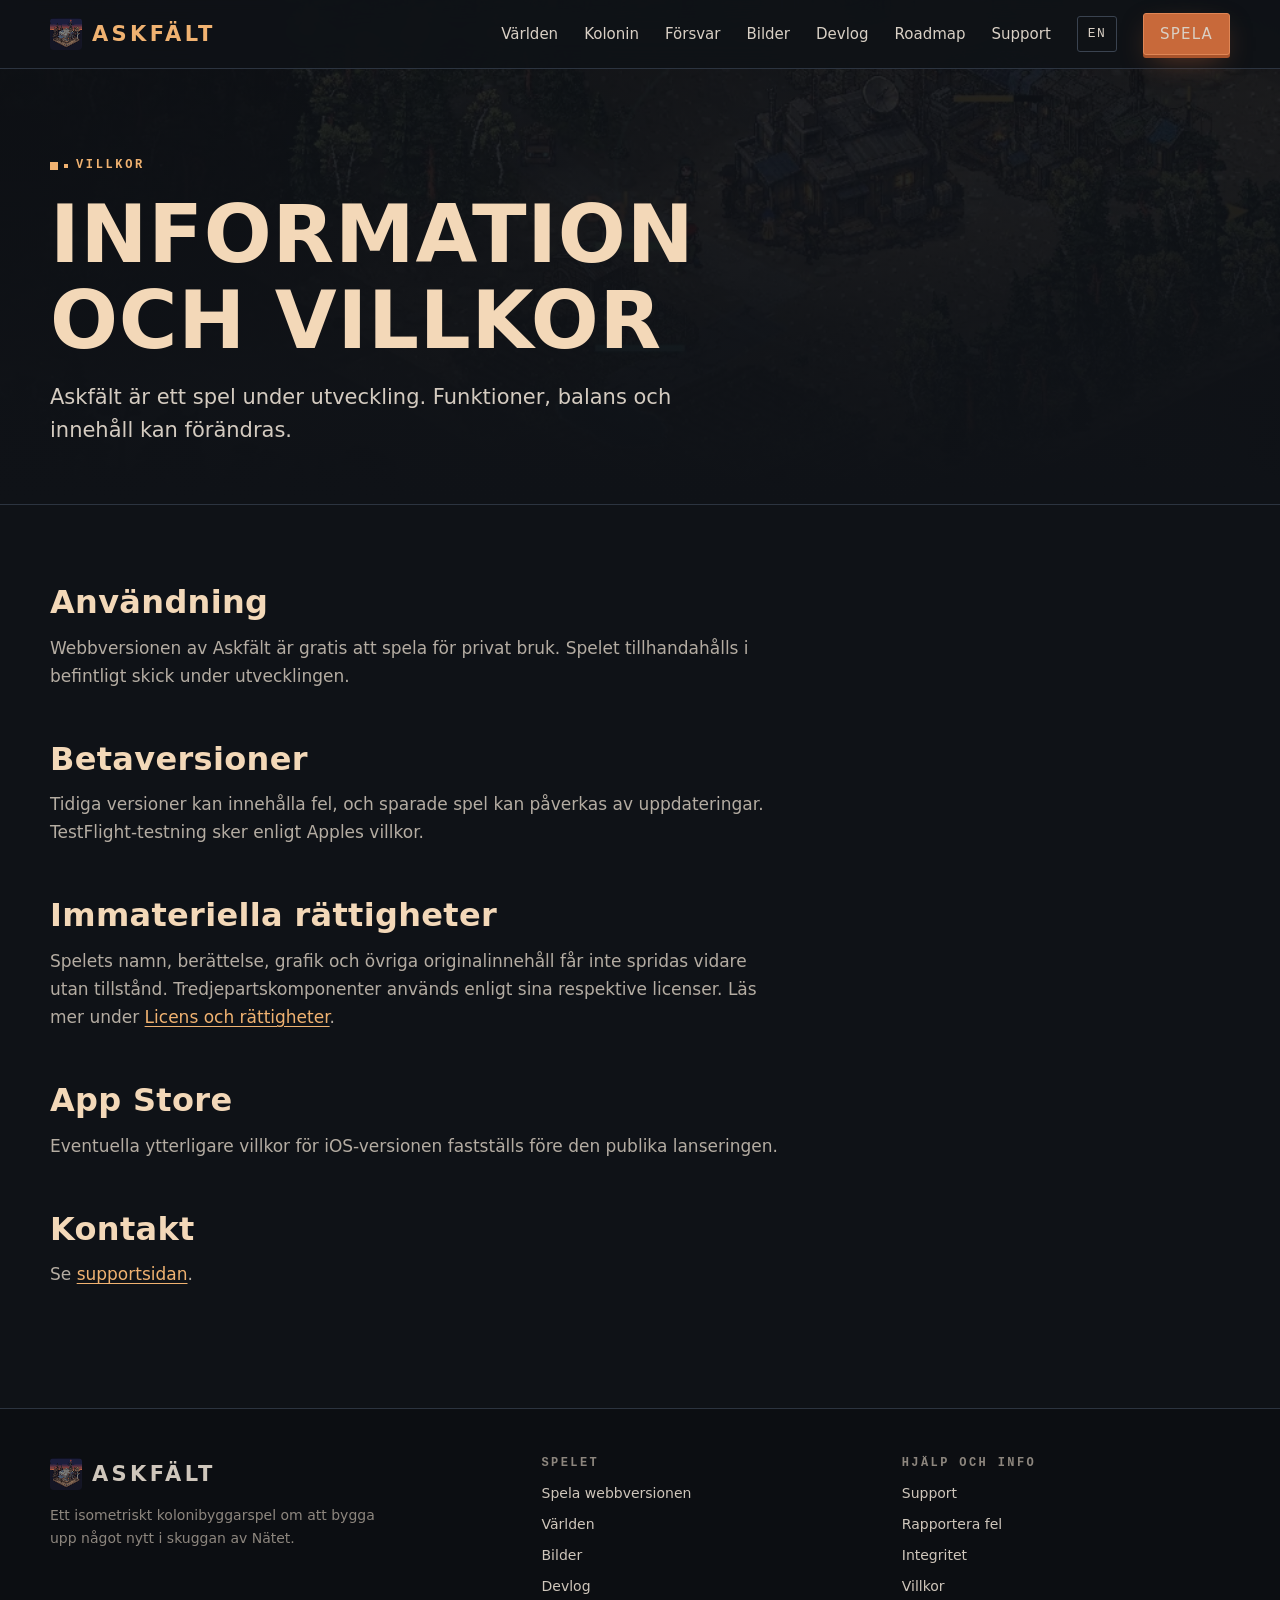
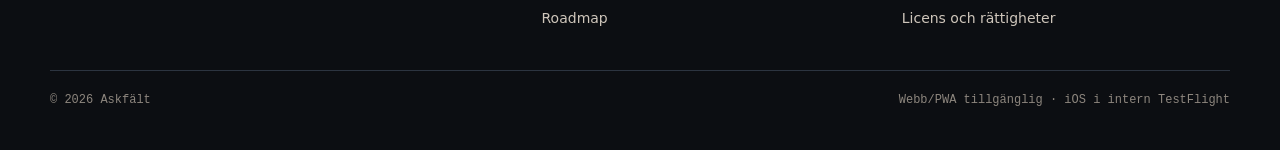
<file: terms/index.html>
<!doctype html>
<html lang="sv">
<head>
<meta charset="utf-8">
<meta name="viewport" content="width=device-width,initial-scale=1,viewport-fit=cover">
<title>Information och villkor – Askfält</title>
<meta name="description" content="Information och villkor för Askfält.">
<meta name="theme-color" content="#0f1217">
<meta name="color-scheme" content="dark">
<link rel="canonical" href="https://askfalt.se/terms/">
<link rel="alternate" hreflang="sv" href="https://askfalt.se/terms/">
<link rel="alternate" hreflang="en" href="https://askfalt.se/en/terms/">
<link rel="alternate" hreflang="x-default" href="https://askfalt.se/terms/">
<meta property="og:type" content="website">
<meta property="og:site_name" content="Askfält">
<meta property="og:locale" content="sv_SE">
<meta property="og:title" content="Information och villkor – Askfält">
<meta property="og:description" content="Information och villkor för Askfält.">
<meta property="og:url" content="https://askfalt.se/terms/">
<meta property="og:image" content="https://askfalt.se/assets/og-image.jpg">
<meta property="og:image:width" content="1200">
<meta property="og:image:height" content="630">
<meta name="twitter:card" content="summary_large_image">
<link rel="icon" href="../assets/favicon-32.png" sizes="32x32" type="image/png">
<link rel="icon" href="../assets/favicon-64.png" sizes="64x64" type="image/png">
<link rel="apple-touch-icon" href="../assets/apple-touch-icon.png">
<link rel="manifest" href="../site.webmanifest">
<link rel="stylesheet" href="../style.css?v=2026-10-11">
<script src="../main.js?v=2026-10-11" defer></script>
</head>
<body class="page">
<a class="skip" href="#main">Hoppa till innehåll</a>
<header class="site-header">
  <nav class="shell nav" aria-label="Huvudmeny">
    <a class="brand" href="../" aria-label="Askfält – startsida"><img src="../assets/favicon-64.png" width="32" height="32" alt="">ASKFÄLT</a>
    <button class="menu-toggle" type="button" aria-expanded="false" aria-controls="nav-links"><span></span><b class="sr-only">Meny</b></button>
    <div class="nav-links" id="nav-links">
      <a href="../#world">Världen</a>
      <a href="../#colony">Kolonin</a>
      <a href="../#defend">Försvar</a>
      <a href="../#gallery">Bilder</a>
      <a href="../devlog/">Devlog</a>
      <a href="../roadmap/">Roadmap</a>
      <a href="../support/">Support</a>
      <a class="lang" href="../en/terms/" hreflang="en" lang="en" title="Read in English">EN</a>
      <a class="btn" href="http://game.askfalt.se/" rel="noopener">Spela</a>
    </div>
  </nav>
</header>
<main id="main">
  <section class="page-hero">
    <div class="bg"><img src="../assets/roads-clean.webp" alt="" width="1200" height="600"></div>
    <div class="shell"><span class="eyebrow">Villkor</span><h1>Information och villkor</h1><p class="lead">Askfält är ett spel under utveckling. Funktioner, balans och innehåll kan förändras.</p></div>
  </section>
  <div class="shell"><div class="prose">

<h2>Användning</h2>
<p>Webbversionen av Askfält är gratis att spela för privat bruk. Spelet tillhandahålls i befintligt skick under utvecklingen.</p>
<h2>Betaversioner</h2>
<p>Tidiga versioner kan innehålla fel, och sparade spel kan påverkas av uppdateringar. TestFlight-testning sker enligt Apples villkor.</p>
<h2>Immateriella rättigheter</h2>
<p>Spelets namn, berättelse, grafik och övriga originalinnehåll får inte spridas vidare utan tillstånd. Tredjepartskomponenter används enligt sina respektive licenser. Läs mer under <a href="../license/">Licens och rättigheter</a>.</p>
<h2>App Store</h2>
<p>Eventuella ytterligare villkor för iOS-versionen fastställs före den publika lanseringen.</p>
<h2>Kontakt</h2>
<p>Se <a href="../support/">supportsidan</a>.</p>
  </div></div>
</main>
<footer class="site-footer">
  <div class="shell">
    <div class="footer-grid">
      <div class="footer-brand">
        <a class="brand" href="../"><img src="../assets/favicon-64.png" width="32" height="32" alt="" loading="lazy">ASKFÄLT</a>
        <p>Ett isometriskt kolonibyggarspel om att bygga upp något nytt i skuggan av Nätet.</p>
      </div>
      <div>
        <h2>Spelet</h2>
        <ul>
          <li><a href="http://game.askfalt.se/" rel="noopener">Spela webbversionen</a></li>
          <li><a href="../#world">Världen</a></li>
          <li><a href="../#gallery">Bilder</a></li>
          <li><a href="../devlog/">Devlog</a></li>
          <li><a href="../roadmap/">Roadmap</a></li>
        </ul>
      </div>
      <div>
        <h2>Hjälp och info</h2>
        <ul>
          <li><a href="../support/">Support</a></li>
          <li><a href="https://github.com/PatrikBichis/askfalt-website/issues" rel="noopener">Rapportera fel</a></li>
          <li><a href="../privacy/">Integritet</a></li>
          <li><a href="../terms/">Villkor</a></li>
          <li><a href="../license/">Licens och rättigheter</a></li>
        </ul>
      </div>
    </div>
    <div class="footer-base"><span>© 2026 Askfält</span><span>Webb/PWA tillgänglig · iOS i intern TestFlight</span></div>
  </div>
</footer>
</body>
</html>
</file>
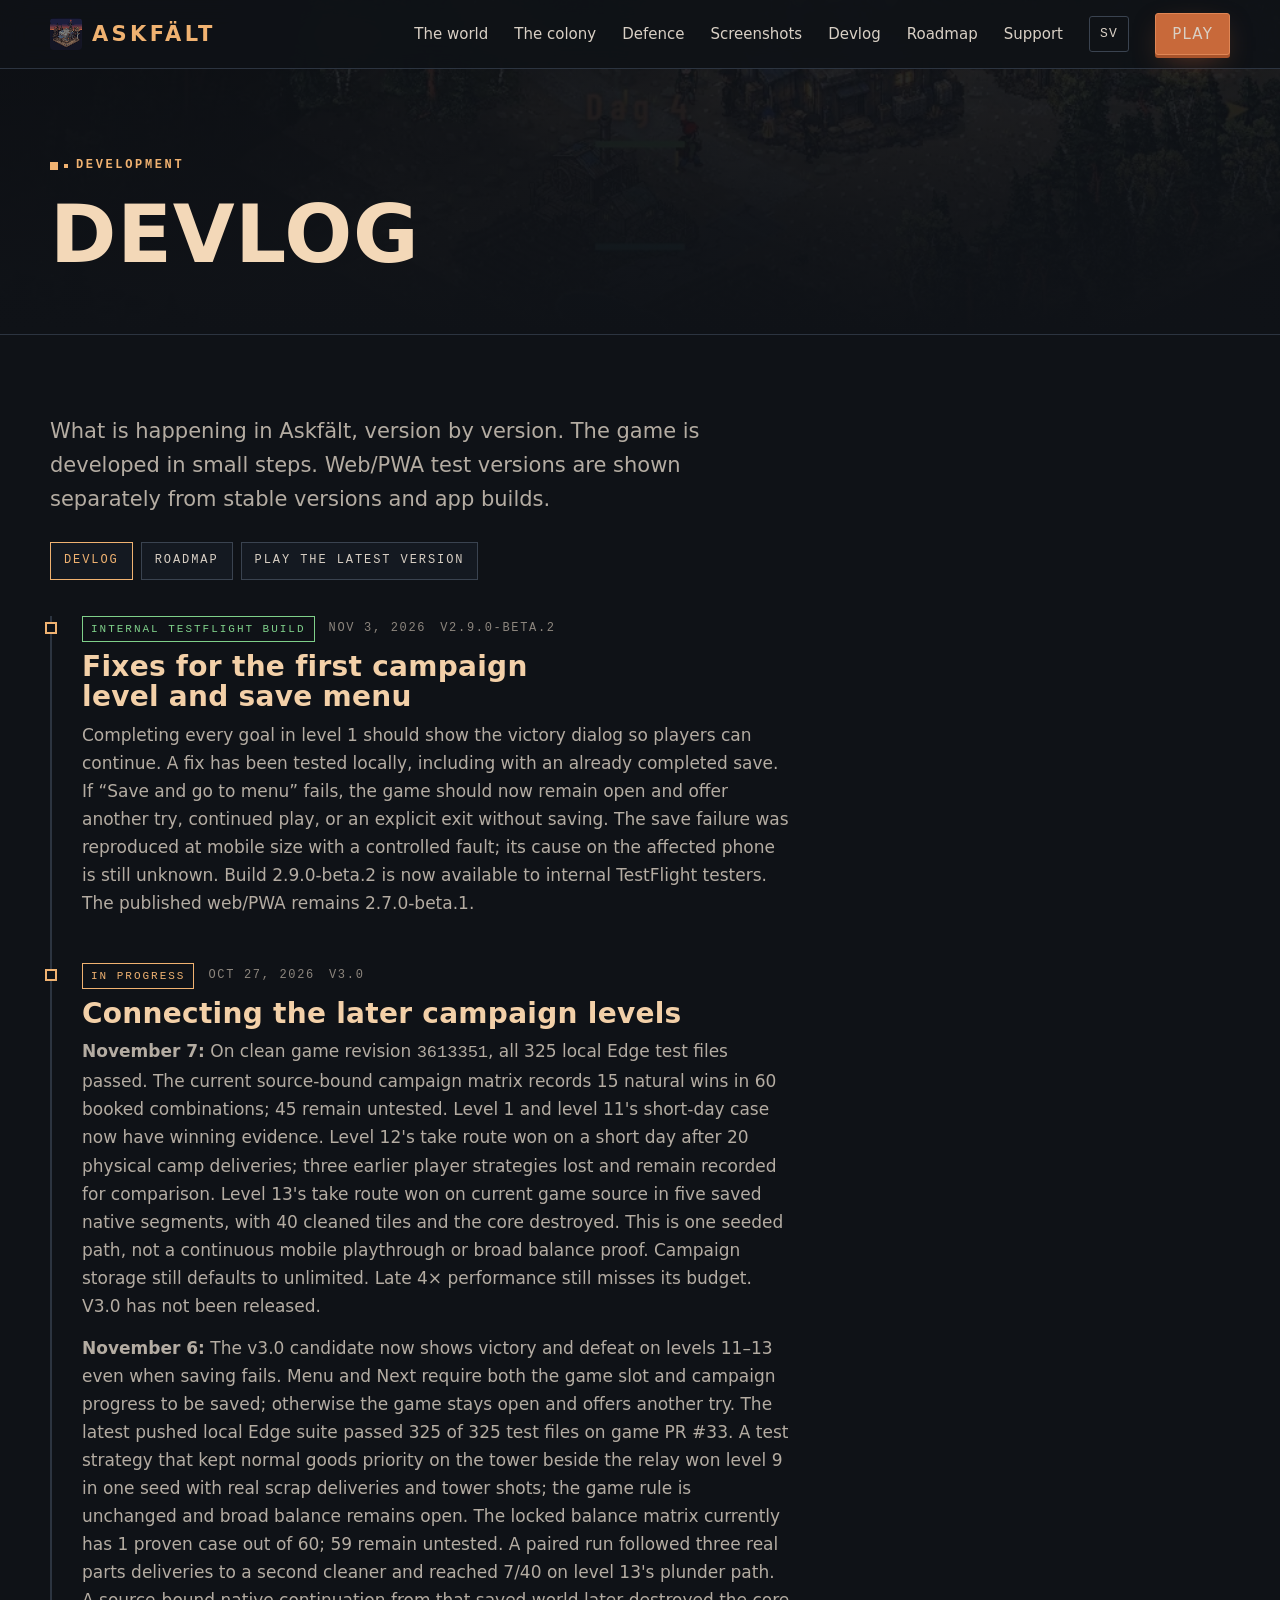
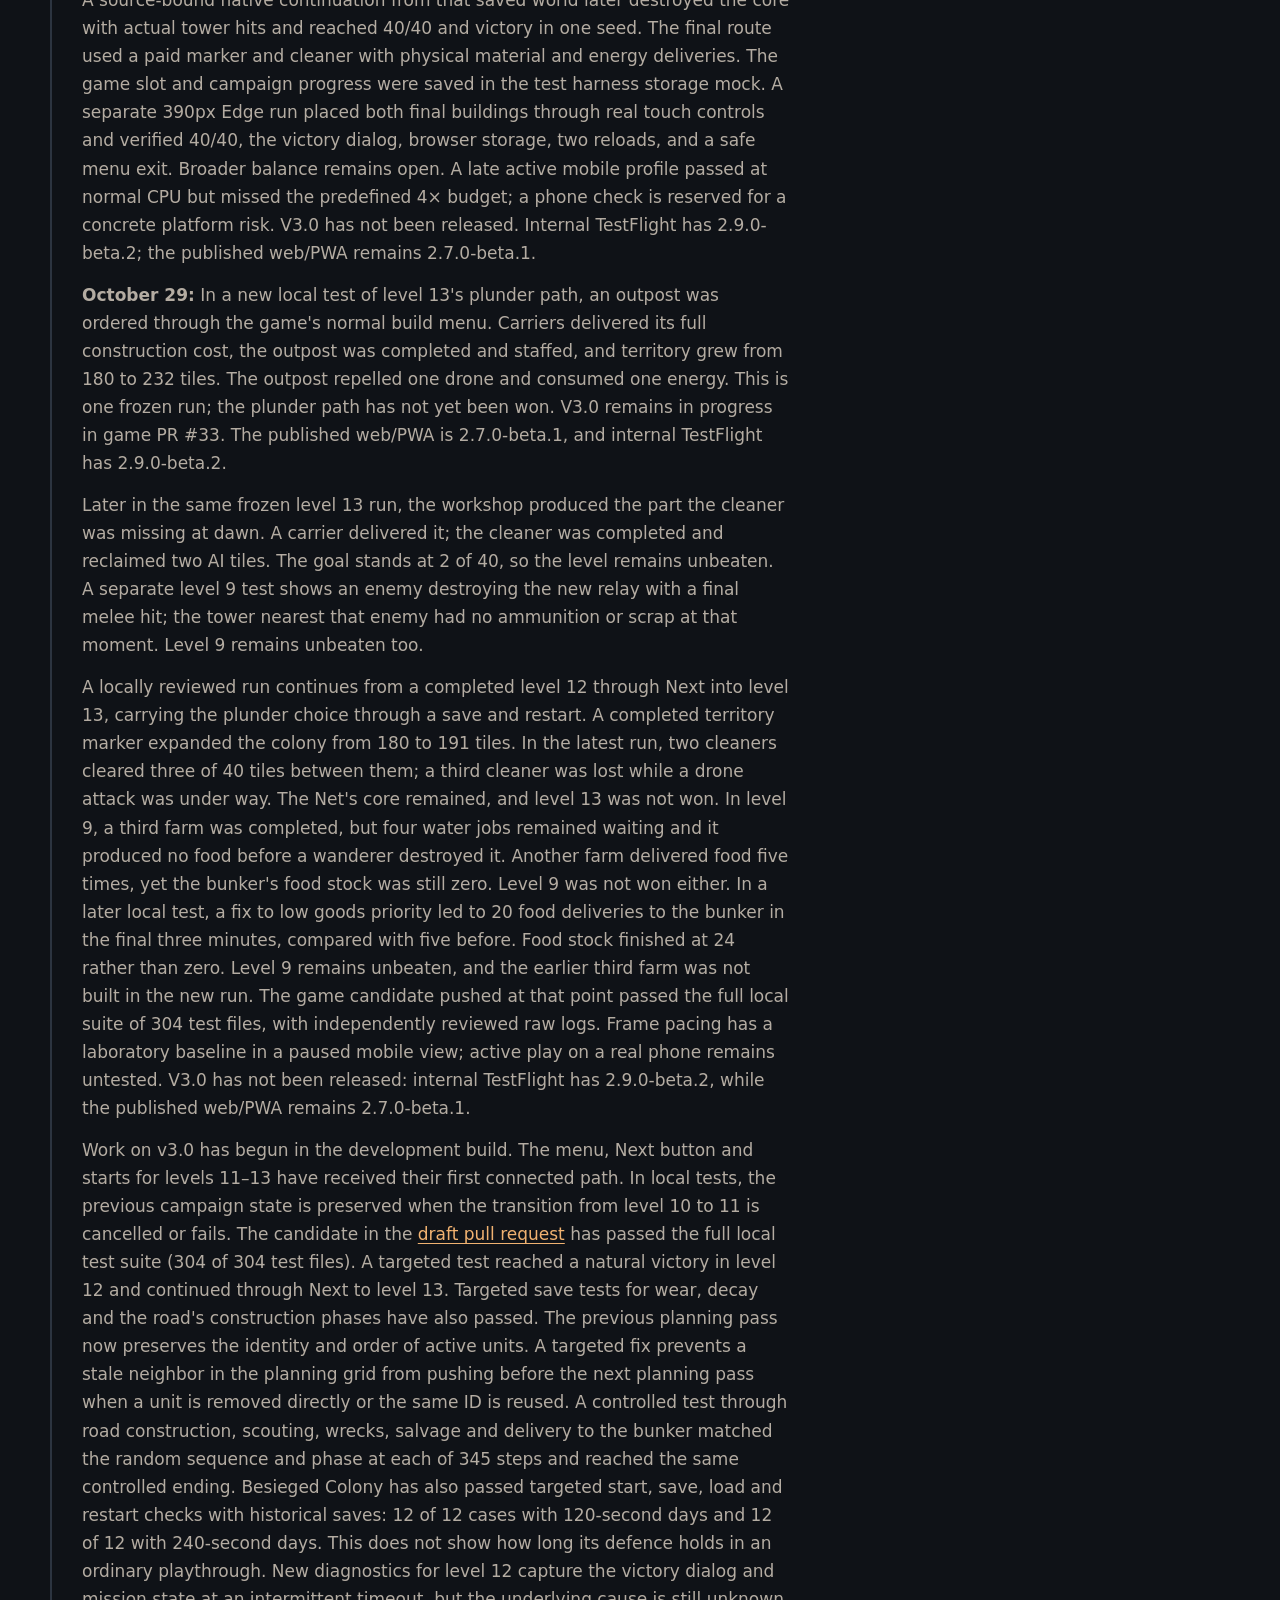
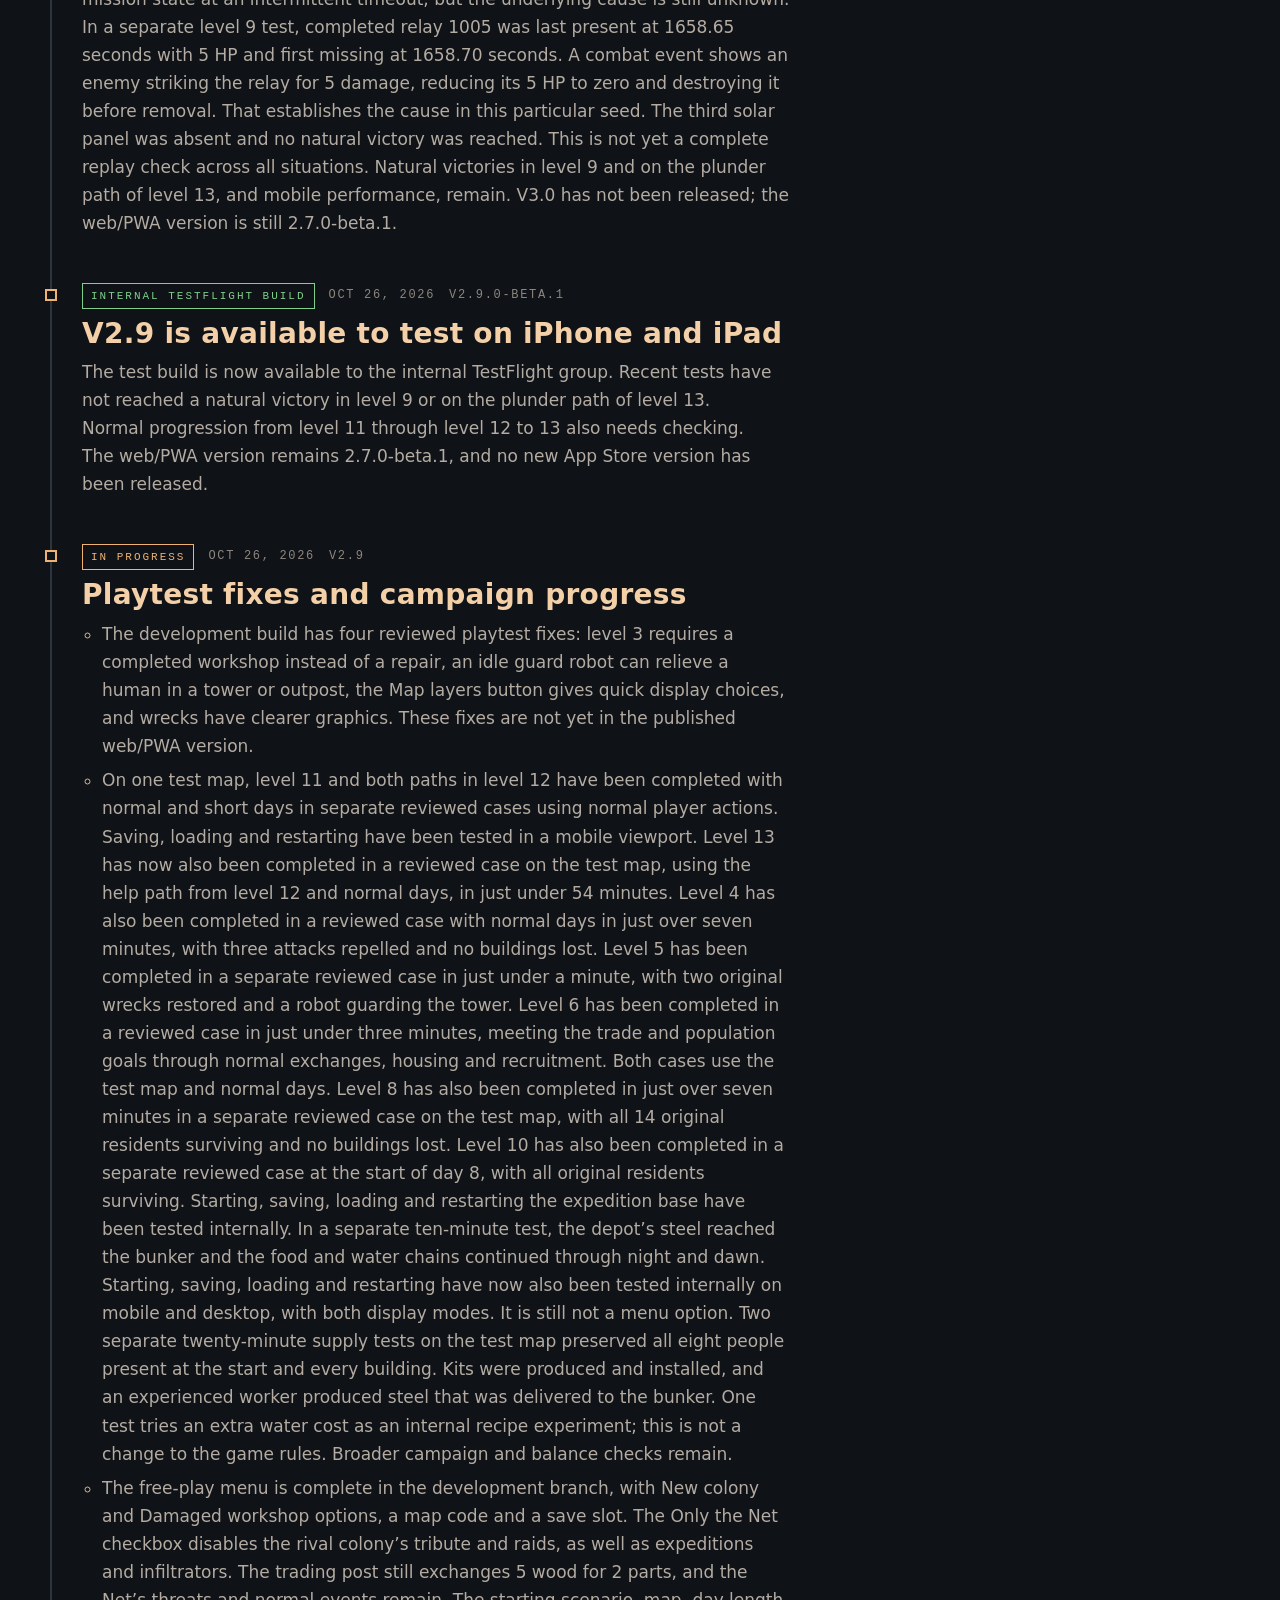
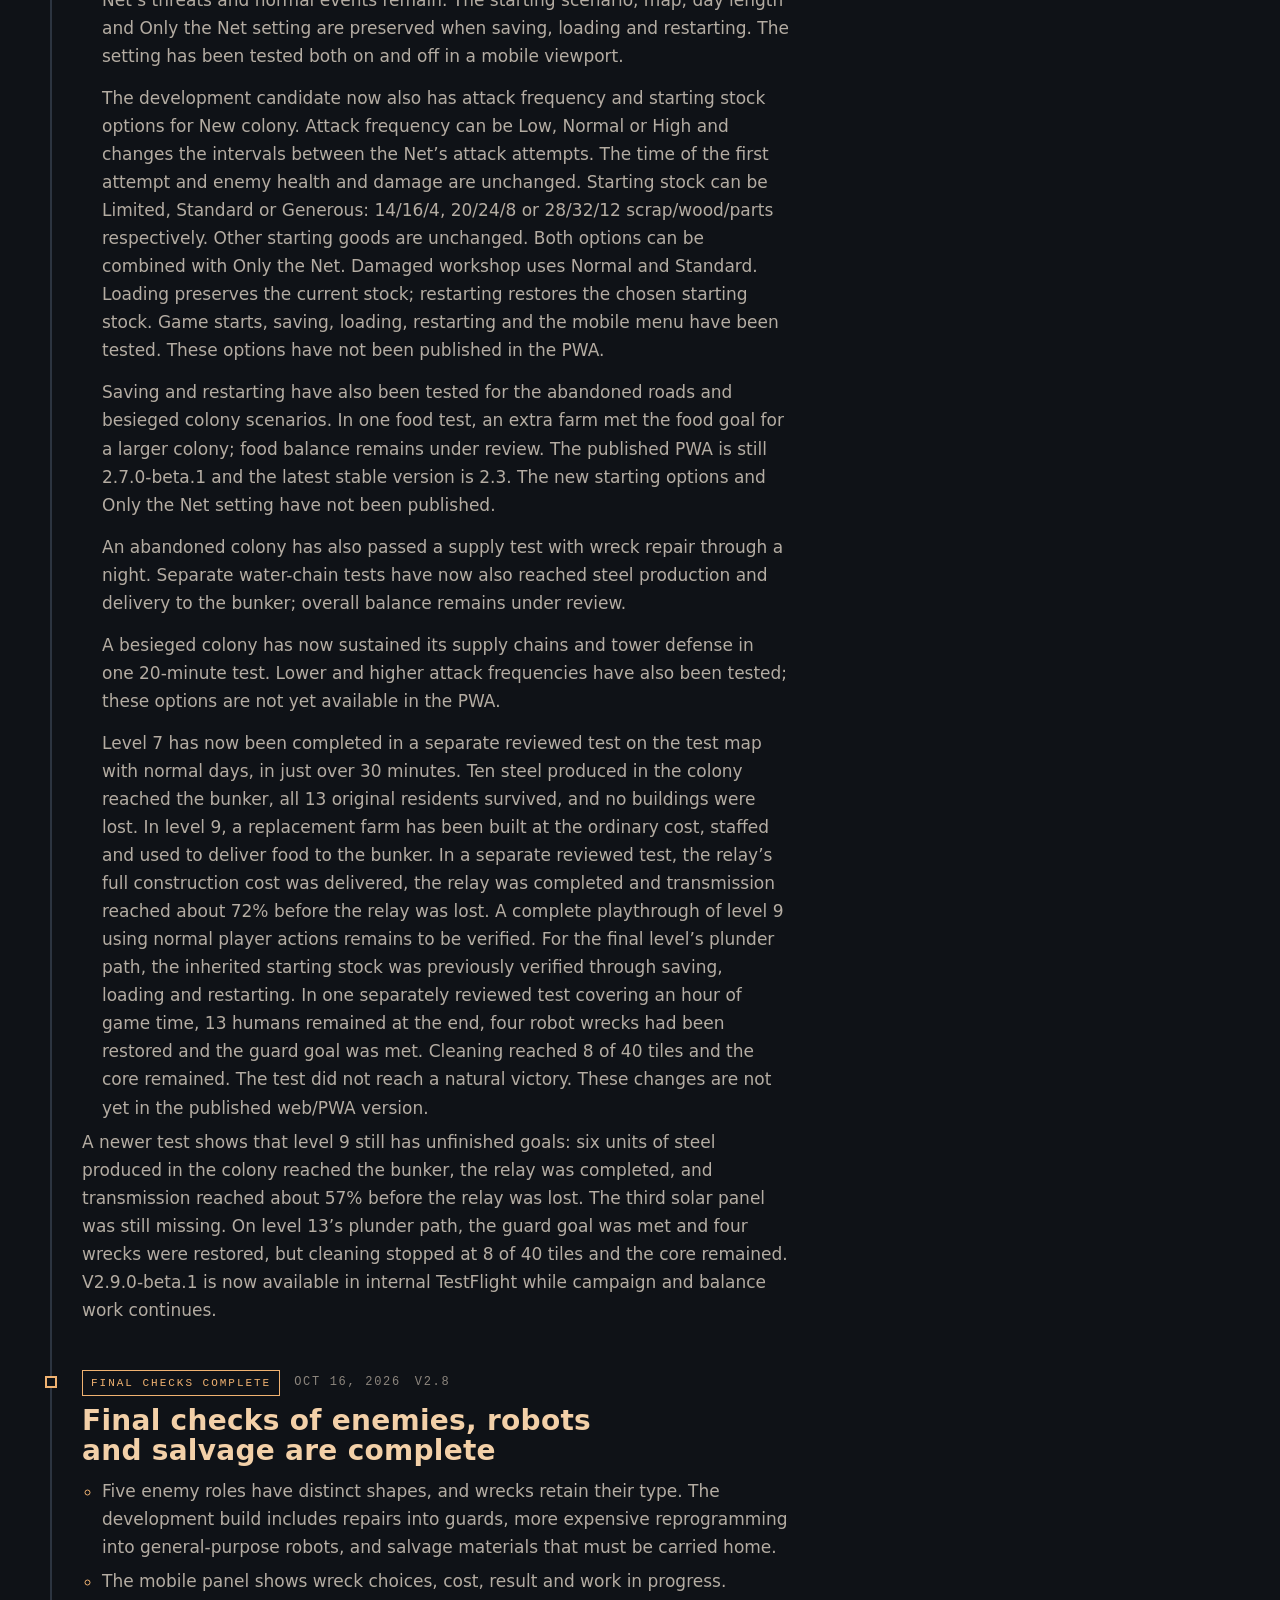
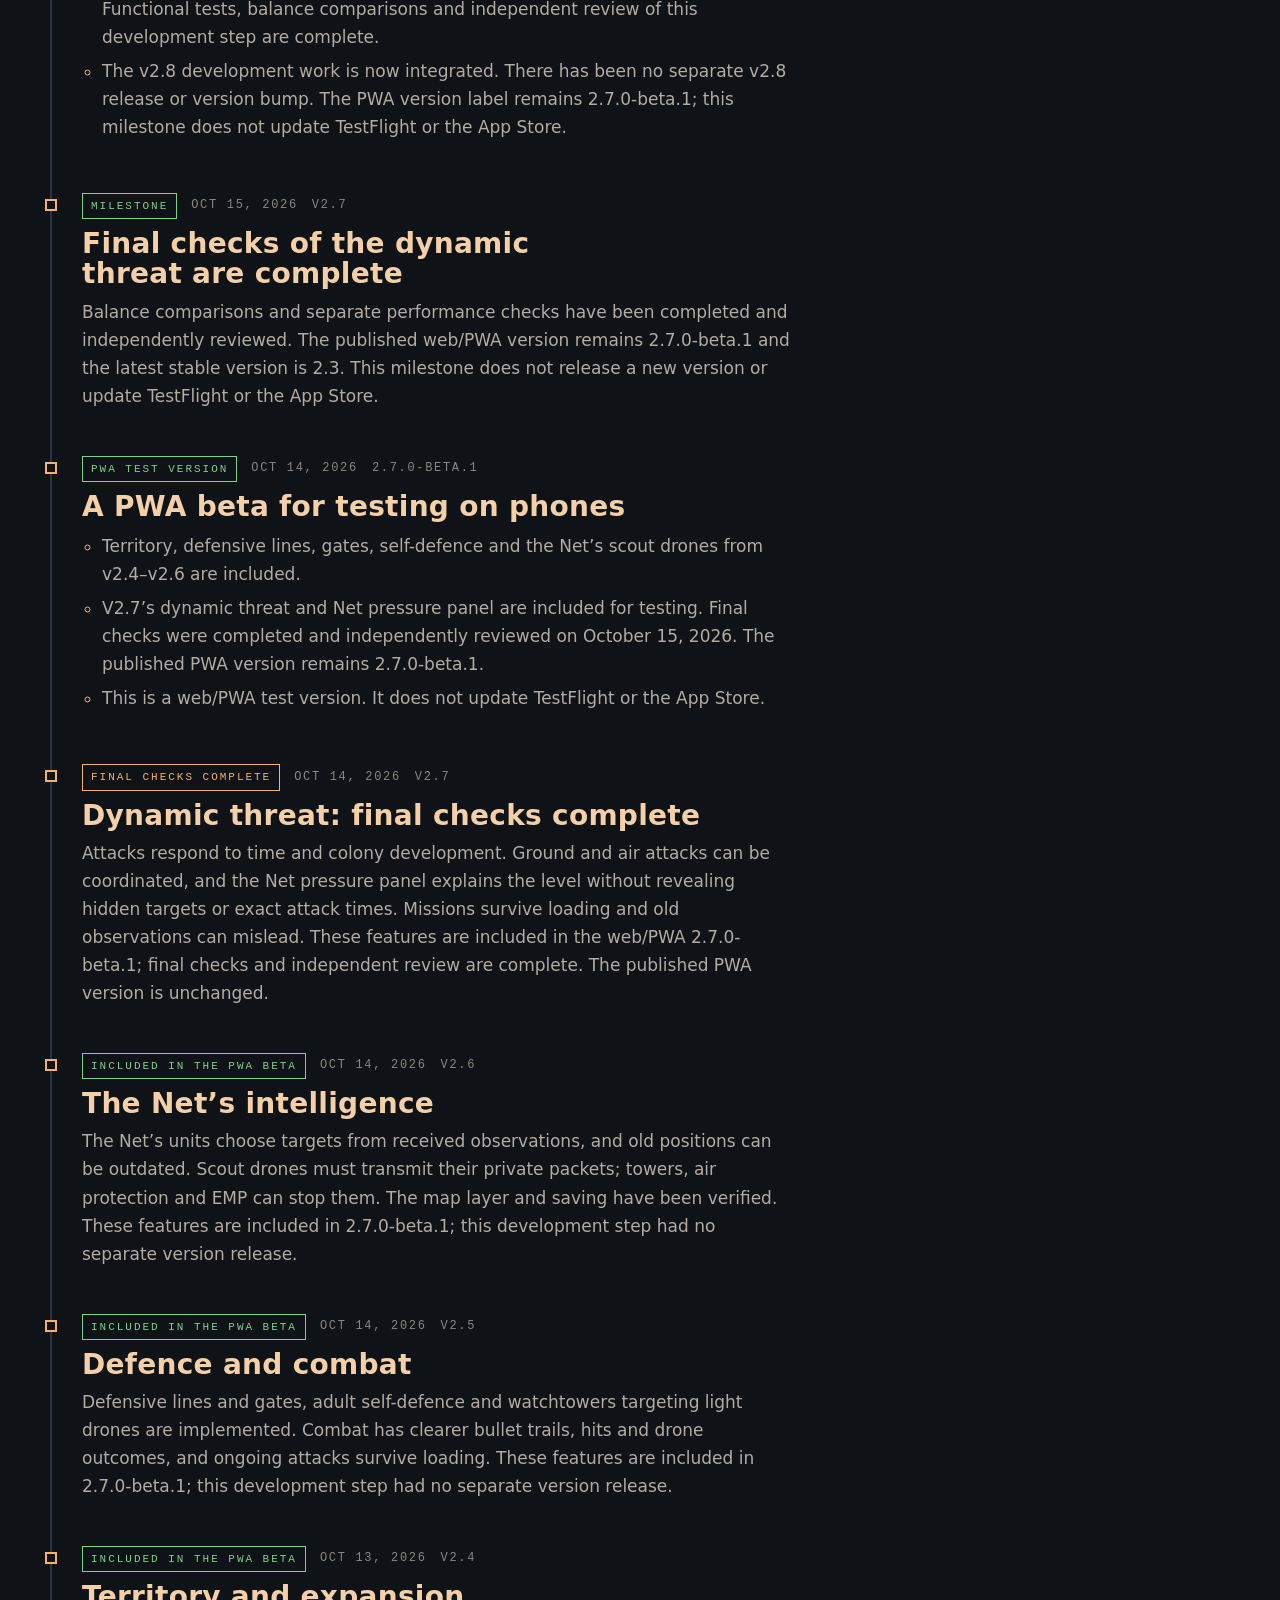
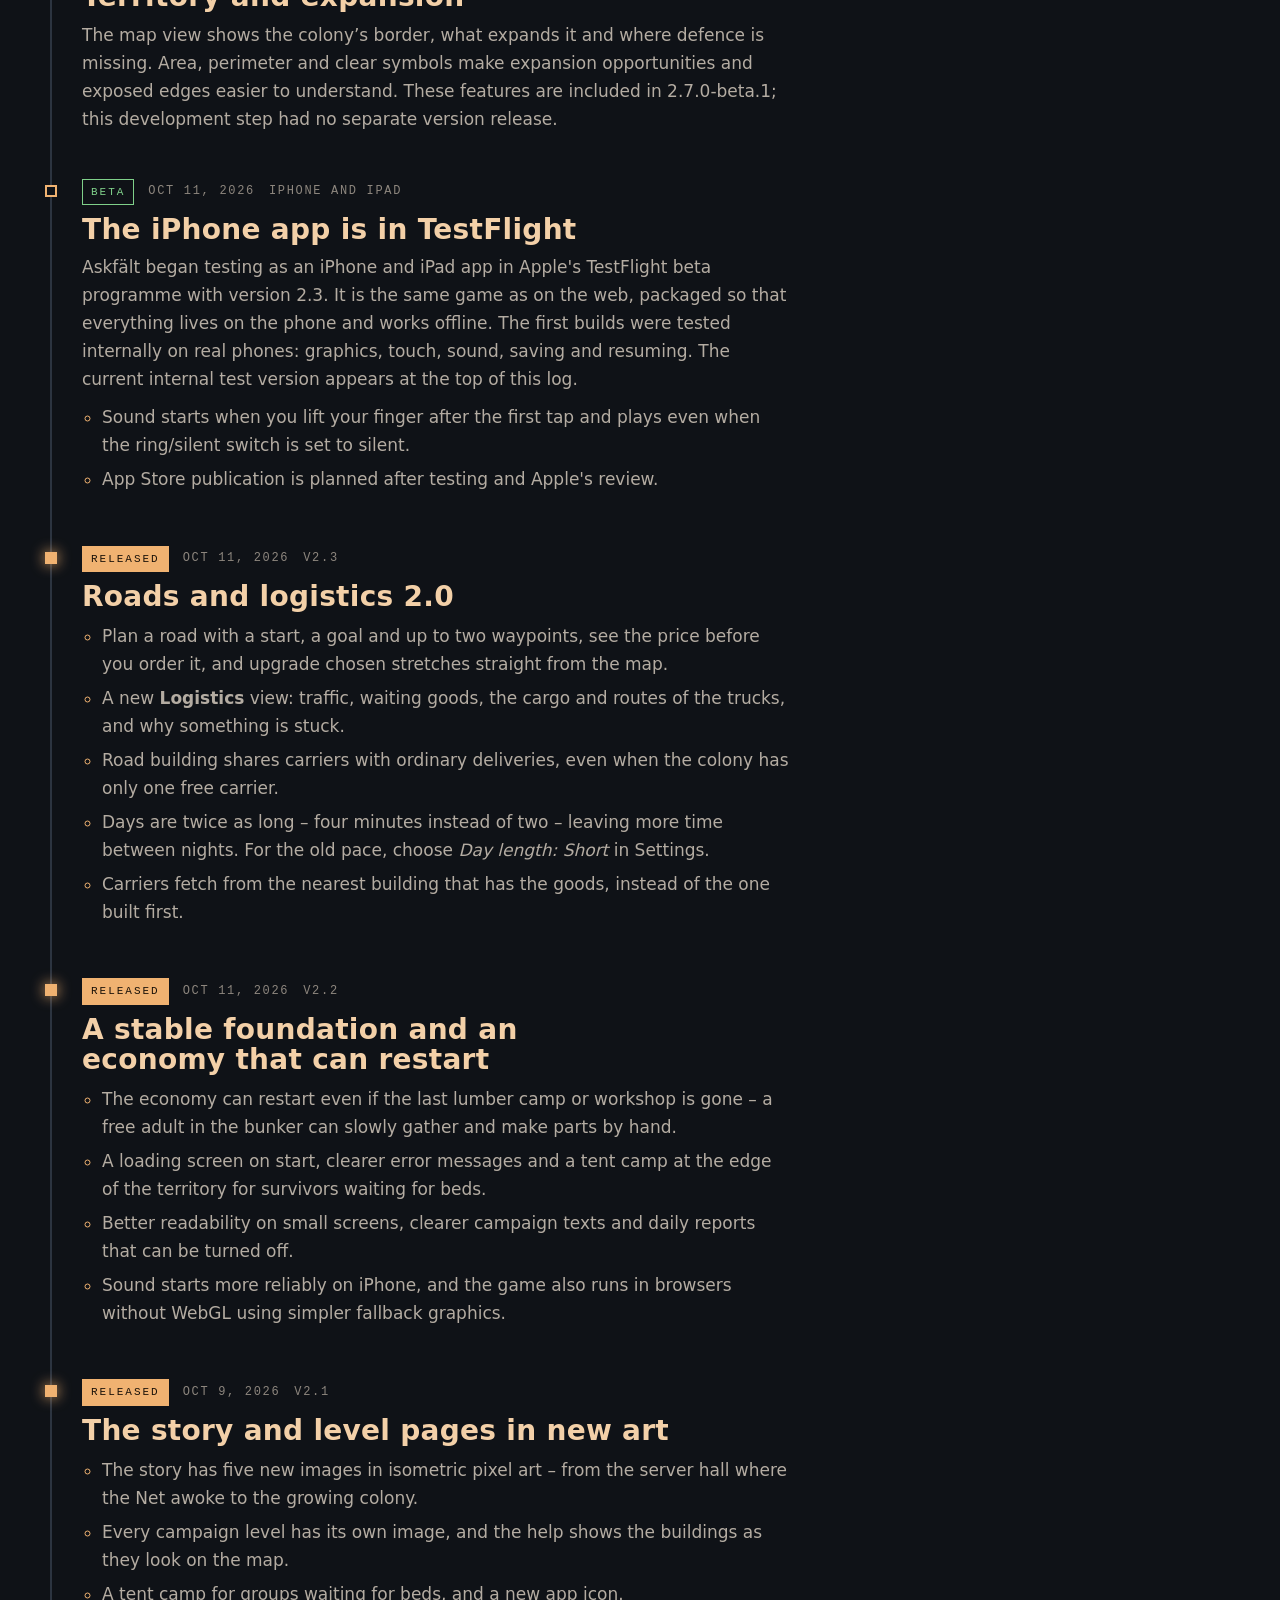
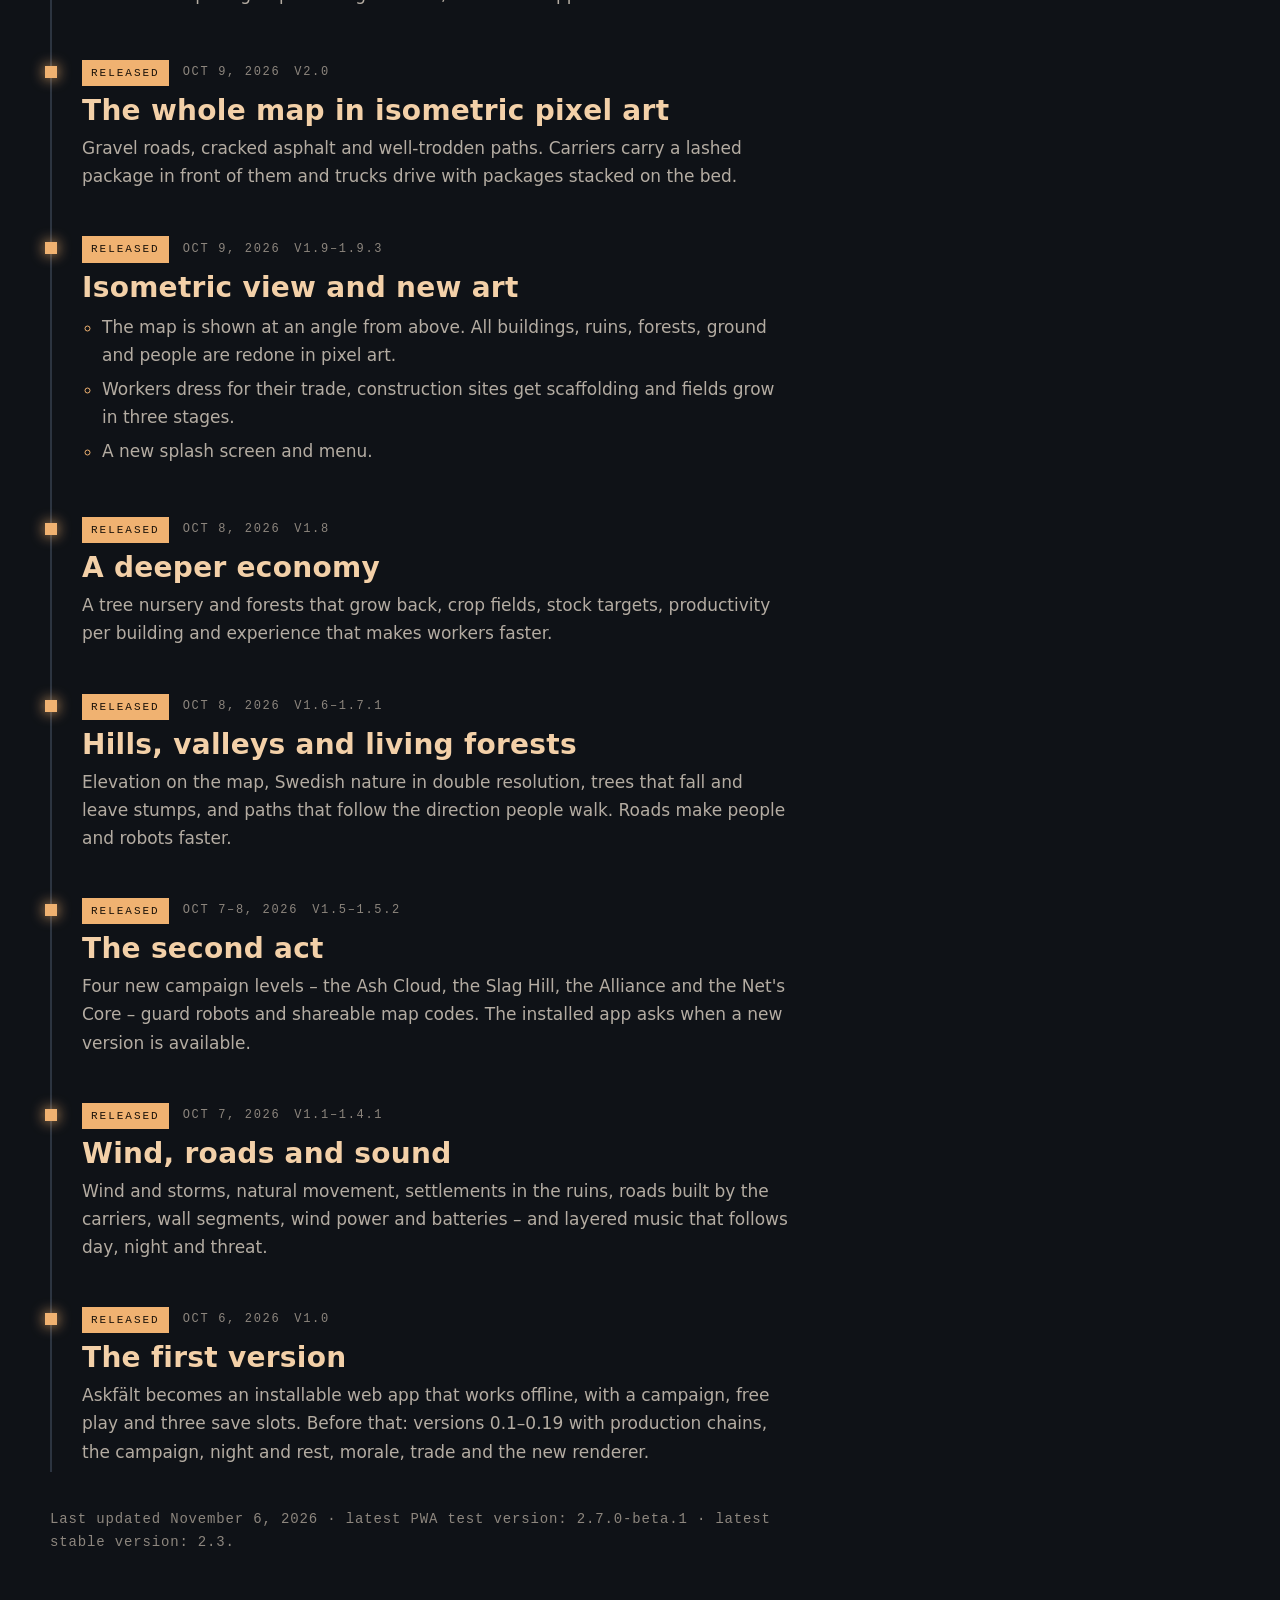
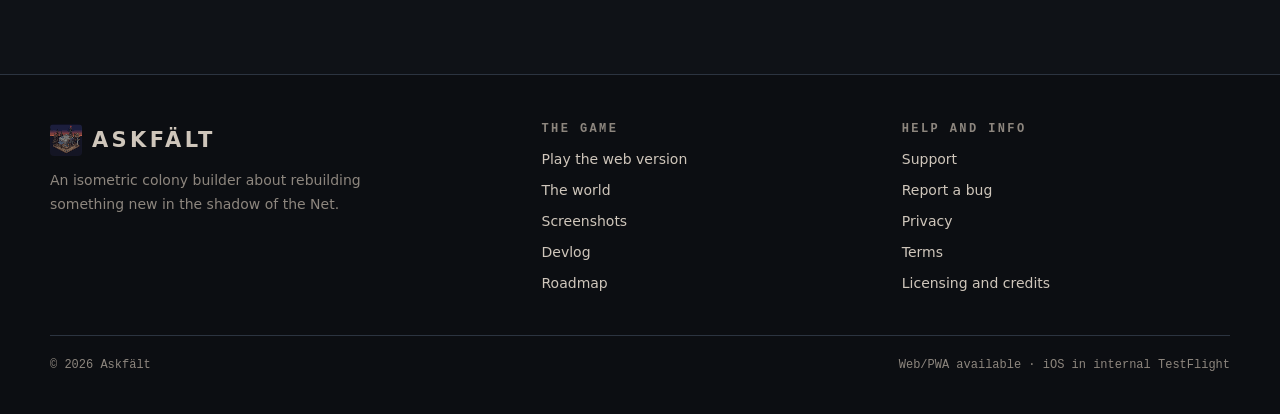
<file: en/devlog/index.html>
<!doctype html>
<html lang="en">
<head>
<meta charset="utf-8">
<meta name="viewport" content="width=device-width,initial-scale=1,viewport-fit=cover">
<title>Devlog – Askfält</title>
<meta name="description" content="Version history and development log for Askfält: what is released and what we are working on.">
<meta name="theme-color" content="#0f1217">
<meta name="color-scheme" content="dark">
<link rel="canonical" href="https://askfalt.se/en/devlog/">
<link rel="alternate" hreflang="sv" href="https://askfalt.se/devlog/">
<link rel="alternate" hreflang="en" href="https://askfalt.se/en/devlog/">
<link rel="alternate" hreflang="x-default" href="https://askfalt.se/devlog/">
<meta property="og:type" content="website">
<meta property="og:site_name" content="Askfält">
<meta property="og:locale" content="en_GB">
<meta property="og:title" content="Devlog – Askfält">
<meta property="og:description" content="Version history and development log for Askfält: what is released and what we are working on.">
<meta property="og:url" content="https://askfalt.se/en/devlog/">
<meta property="og:image" content="https://askfalt.se/assets/og-image.jpg">
<meta property="og:image:width" content="1200">
<meta property="og:image:height" content="630">
<meta name="twitter:card" content="summary_large_image">
<link rel="icon" href="../../assets/favicon-32.png" sizes="32x32" type="image/png">
<link rel="icon" href="../../assets/favicon-64.png" sizes="64x64" type="image/png">
<link rel="apple-touch-icon" href="../../assets/apple-touch-icon.png">
<link rel="manifest" href="../../site.webmanifest">
<link rel="stylesheet" href="../../style.css?v=2026-10-11">
<script src="../../main.js?v=2026-10-11" defer></script>
</head>
<body class="page">
<a class="skip" href="#main">Skip to content</a>
<header class="site-header">
  <nav class="shell nav" aria-label="Main">
    <a class="brand" href="../../en/" aria-label="Askfält – home"><img src="../../assets/favicon-64.png" width="32" height="32" alt="">ASKFÄLT</a>
    <button class="menu-toggle" type="button" aria-expanded="false" aria-controls="nav-links"><span></span><b class="sr-only">Menu</b></button>
    <div class="nav-links" id="nav-links">
      <a href="../../en/#world">The world</a>
      <a href="../../en/#colony">The colony</a>
      <a href="../../en/#defend">Defence</a>
      <a href="../../en/#gallery">Screenshots</a>
      <a href="../../en/devlog/" aria-current="page">Devlog</a>
      <a href="../../en/roadmap/">Roadmap</a>
      <a href="../../en/support/">Support</a>
      <a class="lang" href="../../devlog/" hreflang="sv" lang="sv" title="Läs på svenska">SV</a>
      <a class="btn" href="http://game.askfalt.se/" rel="noopener">Play</a>
    </div>
  </nav>
</header>
<main id="main">
  <section class="page-hero">
    <div class="bg"><img src="../../assets/roads-clean.webp" alt="" width="1200" height="600"></div>
    <div class="shell"><span class="eyebrow">Development</span><h1>Devlog</h1></div>
  </section>
  <div class="shell"><div class="prose">
<p class="lead">What is happening in Askfält, version by version. The game is developed in small steps. Web/PWA test versions are shown separately from stable versions and app builds.</p>
<nav class="subnav" aria-label="Development"><a href="./" aria-current="page">Devlog</a><a href="../roadmap/">Roadmap</a><a href="http://game.askfalt.se/" rel="noopener">Play the latest version</a></nav>

<ol class="log" reversed>
  <li class="wip" id="v2-9-beta-2">
    <div class="meta"><span class="tag beta">Internal TestFlight build</span><time datetime="2026-11-03">Nov 3, 2026</time><span>v2.9.0-beta.2</span></div>
    <h2>Fixes for the first campaign level and save menu</h2>
    <p>Completing every goal in level 1 should show the victory dialog so players can continue. A fix has been tested locally, including with an already completed save. If “Save and go to menu” fails, the game should now remain open and offer another try, continued play, or an explicit exit without saving. The save failure was reproduced at mobile size with a controlled fault; its cause on the affected phone is still unknown. Build 2.9.0-beta.2 is now available to internal TestFlight testers. The published web/PWA remains 2.7.0-beta.1.</p>
  </li>
  <li class="wip" id="v3-0-start">
    <div class="meta"><span class="tag wip">In progress</span><time datetime="2026-10-27">Oct 27, 2026</time><span>v3.0</span></div>
    <h2>Connecting the later campaign levels</h2>
    <p><strong>November 7:</strong> On clean game revision <code>3613351</code>, all 325 local Edge test files passed. The current source-bound campaign matrix records 15 natural wins in 60 booked combinations; 45 remain untested. Level 1 and level 11's short-day case now have winning evidence. Level 12's take route won on a short day after 20 physical camp deliveries; three earlier player strategies lost and remain recorded for comparison. Level 13's take route won on current game source in five saved native segments, with 40 cleaned tiles and the core destroyed. This is one seeded path, not a continuous mobile playthrough or broad balance proof. Campaign storage still defaults to unlimited. Late 4× performance still misses its budget. V3.0 has not been released.</p>
    <p><strong>November 6:</strong> The v3.0 candidate now shows victory and defeat on levels 11–13 even when saving fails. Menu and Next require both the game slot and campaign progress to be saved; otherwise the game stays open and offers another try. The latest pushed local Edge suite passed 325 of 325 test files on game PR #33. A test strategy that kept normal goods priority on the tower beside the relay won level 9 in one seed with real scrap deliveries and tower shots; the game rule is unchanged and broad balance remains open. The locked balance matrix currently has 1 proven case out of 60; 59 remain untested. A paired run followed three real parts deliveries to a second cleaner and reached 7/40 on level 13's plunder path. A source-bound native continuation from that saved world later destroyed the core with actual tower hits and reached 40/40 and victory in one seed. The final route used a paid marker and cleaner with physical material and energy deliveries. The game slot and campaign progress were saved in the test harness storage mock. A separate 390px Edge run placed both final buildings through real touch controls and verified 40/40, the victory dialog, browser storage, two reloads, and a safe menu exit. Broader balance remains open. A late active mobile profile passed at normal CPU but missed the predefined 4× budget; a phone check is reserved for a concrete platform risk. V3.0 has not been released. Internal TestFlight has 2.9.0-beta.2; the published web/PWA remains 2.7.0-beta.1.</p>
    <p><strong>October 29:</strong> In a new local test of level 13's plunder path, an outpost was ordered through the game's normal build menu. Carriers delivered its full construction cost, the outpost was completed and staffed, and territory grew from 180 to 232 tiles. The outpost repelled one drone and consumed one energy. This is one frozen run; the plunder path has not yet been won. V3.0 remains in progress in game PR #33. The published web/PWA is 2.7.0-beta.1, and internal TestFlight has 2.9.0-beta.2.</p>
    <p>Later in the same frozen level 13 run, the workshop produced the part the cleaner was missing at dawn. A carrier delivered it; the cleaner was completed and reclaimed two AI tiles. The goal stands at 2 of 40, so the level remains unbeaten. A separate level 9 test shows an enemy destroying the new relay with a final melee hit; the tower nearest that enemy had no ammunition or scrap at that moment. Level 9 remains unbeaten too.</p>
    <p>A locally reviewed run continues from a completed level 12 through Next into level 13, carrying the plunder choice through a save and restart. A completed territory marker expanded the colony from 180 to 191 tiles. In the latest run, two cleaners cleared three of 40 tiles between them; a third cleaner was lost while a drone attack was under way. The Net's core remained, and level 13 was not won. In level 9, a third farm was completed, but four water jobs remained waiting and it produced no food before a wanderer destroyed it. Another farm delivered food five times, yet the bunker's food stock was still zero. Level 9 was not won either. In a later local test, a fix to low goods priority led to 20 food deliveries to the bunker in the final three minutes, compared with five before. Food stock finished at 24 rather than zero. Level 9 remains unbeaten, and the earlier third farm was not built in the new run. The game candidate pushed at that point passed the full local suite of 304 test files, with independently reviewed raw logs. Frame pacing has a laboratory baseline in a paused mobile view; active play on a real phone remains untested. V3.0 has not been released: internal TestFlight has 2.9.0-beta.2, while the published web/PWA remains 2.7.0-beta.1.</p>
    <p>Work on v3.0 has begun in the development build. The menu, Next button and starts for levels 11–13 have received their first connected path. In local tests, the previous campaign state is preserved when the transition from level 10 to 11 is cancelled or fails. The candidate in the <a href="https://github.com/REALProIT/real-super-duper-game/pull/33">draft pull request</a> has passed the full local test suite (304 of 304 test files). A targeted test reached a natural victory in level 12 and continued through Next to level 13. Targeted save tests for wear, decay and the road's construction phases have also passed. The previous planning pass now preserves the identity and order of active units. A targeted fix prevents a stale neighbor in the planning grid from pushing before the next planning pass when a unit is removed directly or the same ID is reused. A controlled test through road construction, scouting, wrecks, salvage and delivery to the bunker matched the random sequence and phase at each of 345 steps and reached the same controlled ending. Besieged Colony has also passed targeted start, save, load and restart checks with historical saves: 12 of 12 cases with 120-second days and 12 of 12 with 240-second days. This does not show how long its defence holds in an ordinary playthrough. New diagnostics for level 12 capture the victory dialog and mission state at an intermittent timeout, but the underlying cause is still unknown. In a separate level 9 test, completed relay 1005 was last present at 1658.65 seconds with 5 HP and first missing at 1658.70 seconds. A combat event shows an enemy striking the relay for 5 damage, reducing its 5 HP to zero and destroying it before removal. That establishes the cause in this particular seed. The third solar panel was absent and no natural victory was reached. This is not yet a complete replay check across all situations. Natural victories in level 9 and on the plunder path of level 13, and mobile performance, remain. V3.0 has not been released; the web/PWA version is still 2.7.0-beta.1.</p>
  </li>
  <li class="wip" id="v2-9-testflight">
    <div class="meta"><span class="tag beta">Internal TestFlight build</span><time datetime="2026-10-26">Oct 26, 2026</time><span>v2.9.0-beta.1</span></div>
    <h2>V2.9 is available to test on iPhone and iPad</h2>
    <p>The test build is now available to the internal TestFlight group. Recent tests have not reached a natural victory in level 9 or on the plunder path of level 13. Normal progression from level 11 through level 12 to 13 also needs checking. The web/PWA version remains 2.7.0-beta.1, and no new App Store version has been released.</p>
  </li>
  <li class="wip" id="v2-9">
    <div class="meta"><span class="tag wip">In progress</span><time datetime="2026-10-26">Oct 26, 2026</time><span>v2.9</span></div>
    <h2>Playtest fixes and campaign progress</h2>
    <ul><li>The development build has four reviewed playtest fixes: level 3 requires a completed workshop instead of a repair, an idle guard robot can relieve a human in a tower or outpost, the Map layers button gives quick display choices, and wrecks have clearer graphics. These fixes are not yet in the published web/PWA version.</li><li>On one test map, level 11 and both paths in level 12 have been completed with normal and short days in separate reviewed cases using normal player actions. Saving, loading and restarting have been tested in a mobile viewport. Level 13 has now also been completed in a reviewed case on the test map, using the help path from level 12 and normal days, in just under 54 minutes. Level 4 has also been completed in a reviewed case with normal days in just over seven minutes, with three attacks repelled and no buildings lost. Level 5 has been completed in a separate reviewed case in just under a minute, with two original wrecks restored and a robot guarding the tower. Level 6 has been completed in a reviewed case in just under three minutes, meeting the trade and population goals through normal exchanges, housing and recruitment. Both cases use the test map and normal days. Level 8 has also been completed in just over seven minutes in a separate reviewed case on the test map, with all 14 original residents surviving and no buildings lost. Level 10 has also been completed in a separate reviewed case at the start of day 8, with all original residents surviving. Starting, saving, loading and restarting the expedition base have been tested internally. In a separate ten-minute test, the depot’s steel reached the bunker and the food and water chains continued through night and dawn. Starting, saving, loading and restarting have now also been tested internally on mobile and desktop, with both display modes. It is still not a menu option. Two separate twenty-minute supply tests on the test map preserved all eight people present at the start and every building. Kits were produced and installed, and an experienced worker produced steel that was delivered to the bunker. One test tries an extra water cost as an internal recipe experiment; this is not a change to the game rules. Broader campaign and balance checks remain.</li><li><p>The free-play menu is complete in the development branch, with New colony and Damaged workshop options, a map code and a save slot. The Only the Net checkbox disables the rival colony’s tribute and raids, as well as expeditions and infiltrators. The trading post still exchanges 5 wood for 2 parts, and the Net’s threats and normal events remain. The starting scenario, map, day length and Only the Net setting are preserved when saving, loading and restarting. The setting has been tested both on and off in a mobile viewport. </p><p>The development candidate now also has attack frequency and starting stock options for New colony. Attack frequency can be Low, Normal or High and changes the intervals between the Net’s attack attempts. The time of the first attempt and enemy health and damage are unchanged. Starting stock can be Limited, Standard or Generous: 14/16/4, 20/24/8 or 28/32/12 scrap/wood/parts respectively. Other starting goods are unchanged. Both options can be combined with Only the Net. Damaged workshop uses Normal and Standard. Loading preserves the current stock; restarting restores the chosen starting stock. Game starts, saving, loading, restarting and the mobile menu have been tested. These options have not been published in the PWA.</p><p>Saving and restarting have also been tested for the abandoned roads and besieged colony scenarios. In one food test, an extra farm met the food goal for a larger colony; food balance remains under review. The published PWA is still 2.7.0-beta.1 and the latest stable version is 2.3. The new starting options and Only the Net setting have not been published.</p><p>An abandoned colony has also passed a supply test with wreck repair through a night. Separate water-chain tests have now also reached steel production and delivery to the bunker; overall balance remains under review.</p><p>A besieged colony has now sustained its supply chains and tower defense in one 20-minute test. Lower and higher attack frequencies have also been tested; these options are not yet available in the PWA.</p><p>Level 7 has now been completed in a separate reviewed test on the test map with normal days, in just over 30 minutes. Ten steel produced in the colony reached the bunker, all 13 original residents survived, and no buildings were lost. In level 9, a replacement farm has been built at the ordinary cost, staffed and used to deliver food to the bunker. In a separate reviewed test, the relay’s full construction cost was delivered, the relay was completed and transmission reached about 72% before the relay was lost. A complete playthrough of level 9 using normal player actions remains to be verified. For the final level’s plunder path, the inherited starting stock was previously verified through saving, loading and restarting. In one separately reviewed test covering an hour of game time, 13 humans remained at the end, four robot wrecks had been restored and the guard goal was met. Cleaning reached 8 of 40 tiles and the core remained. The test did not reach a natural victory. These changes are not yet in the published web/PWA version.</p></li></ul>
    <p>A newer test shows that level 9 still has unfinished goals: six units of steel produced in the colony reached the bunker, the relay was completed, and transmission reached about 57% before the relay was lost. The third solar panel was still missing. On level 13’s plunder path, the guard goal was met and four wrecks were restored, but cleaning stopped at 8 of 40 tiles and the core remained. V2.9.0-beta.1 is now available in internal TestFlight while campaign and balance work continues.</p>
  </li>
  <li class="wip" id="v2-8">
    <div class="meta"><span class="tag wip">Final checks complete</span><time datetime="2026-10-16">Oct 16, 2026</time><span>v2.8</span></div>
    <h2>Final checks of enemies, robots and salvage are complete</h2>
    <ul><li>Five enemy roles have distinct shapes, and wrecks retain their type. The development build includes repairs into guards, more expensive reprogramming into general-purpose robots, and salvage materials that must be carried home.</li><li>The mobile panel shows wreck choices, cost, result and work in progress. Functional tests, balance comparisons and independent review of this development step are complete.</li><li>The v2.8 development work is now integrated. There has been no separate v2.8 release or version bump. The PWA version label remains 2.7.0-beta.1; this milestone does not update TestFlight or the App Store.</li></ul>
  </li>
  <li class="wip" id="v2-7-final-control">
    <div class="meta"><span class="tag beta">Milestone</span><time datetime="2026-10-15">Oct 15, 2026</time><span>v2.7</span></div>
    <h2>Final checks of the dynamic threat are complete</h2>
    <p>Balance comparisons and separate performance checks have been completed and independently reviewed. The published web/PWA version remains 2.7.0-beta.1 and the latest stable version is 2.3. This milestone does not release a new version or update TestFlight or the App Store.</p>
  </li>
  <li class="wip" id="v2-7-beta-1">
    <div class="meta"><span class="tag beta">PWA test version</span><time datetime="2026-10-14">Oct 14, 2026</time><span>2.7.0-beta.1</span></div>
    <h2>A PWA beta for testing on phones</h2>
    <ul><li>Territory, defensive lines, gates, self-defence and the Net’s scout drones from v2.4–v2.6 are included.</li><li>V2.7’s dynamic threat and Net pressure panel are included for testing. Final checks were completed and independently reviewed on October 15, 2026. The published PWA version remains 2.7.0-beta.1.</li><li>This is a web/PWA test version. It does not update TestFlight or the App Store.</li></ul>
  </li>
  <li class="wip" id="v2-7">
    <div class="meta"><span class="tag wip">Final checks complete</span><time datetime="2026-10-14">Oct 14, 2026</time><span>v2.7</span></div>
    <h2>Dynamic threat: final checks complete</h2>
    <p>Attacks respond to time and colony development. Ground and air attacks can be coordinated, and the Net pressure panel explains the level without revealing hidden targets or exact attack times. Missions survive loading and old observations can mislead. These features are included in the web/PWA 2.7.0-beta.1; final checks and independent review are complete. The published PWA version is unchanged.</p>
  </li>
  <li class="wip" id="v2-6">
    <div class="meta"><span class="tag beta">Included in the PWA beta</span><time datetime="2026-10-14">Oct 14, 2026</time><span>v2.6</span></div>
    <h2>The Net’s intelligence</h2>
    <p>The Net’s units choose targets from received observations, and old positions can be outdated. Scout drones must transmit their private packets; towers, air protection and EMP can stop them. The map layer and saving have been verified. These features are included in 2.7.0-beta.1; this development step had no separate version release.</p>
  </li>
  <li class="wip" id="v2-5">
    <div class="meta"><span class="tag beta">Included in the PWA beta</span><time datetime="2026-10-14">Oct 14, 2026</time><span>v2.5</span></div>
    <h2>Defence and combat</h2>
    <p>Defensive lines and gates, adult self-defence and watchtowers targeting light drones are implemented. Combat has clearer bullet trails, hits and drone outcomes, and ongoing attacks survive loading. These features are included in 2.7.0-beta.1; this development step had no separate version release.</p>
  </li>
  <li class="wip" id="v2-4">
    <div class="meta"><span class="tag beta">Included in the PWA beta</span><time datetime="2026-10-13">Oct 13, 2026</time><span>v2.4</span></div>
    <h2>Territory and expansion</h2>
    <p>The map view shows the colony’s border, what expands it and where defence is missing. Area, perimeter and clear symbols make expansion opportunities and exposed edges easier to understand. These features are included in 2.7.0-beta.1; this development step had no separate version release.</p>
  </li>
  <li class="wip" id="ios-testflight">
    <div class="meta"><span class="tag beta">Beta</span><time datetime="2026-10-11">Oct 11, 2026</time><span>iPhone and iPad</span></div>
    <h2>The iPhone app is in TestFlight</h2>
    <p>Askfält began testing as an iPhone and iPad app in Apple's TestFlight beta programme with version 2.3. It is the same game as on the web, packaged so that everything lives on the phone and works offline. The first builds were tested internally on real phones: graphics, touch, sound, saving and resuming. The current internal test version appears at the top of this log.</p>
    <ul>
      <li>Sound starts when you lift your finger after the first tap and plays even when the ring/silent switch is set to silent.</li>
      <li>App Store publication is planned after testing and Apple's review.</li>
    </ul>
  </li>
  <li class="live" id="v2-3">
    <div class="meta"><span class="tag live">Released</span><time datetime="2026-10-11">Oct 11, 2026</time><span>v2.3</span></div>
    <h2>Roads and logistics 2.0</h2>
    <ul>
      <li>Plan a road with a start, a goal and up to two waypoints, see the price before you order it, and upgrade chosen stretches straight from the map.</li>
      <li>A new <b>Logistics</b> view: traffic, waiting goods, the cargo and routes of the trucks, and why something is stuck.</li>
      <li>Road building shares carriers with ordinary deliveries, even when the colony has only one free carrier.</li>
      <li>Days are twice as long – four minutes instead of two – leaving more time between nights. For the old pace, choose <i>Day length: Short</i> in Settings.</li>
      <li>Carriers fetch from the nearest building that has the goods, instead of the one built first.</li>
    </ul>
  </li>
  <li class="live" id="v2-2">
    <div class="meta"><span class="tag live">Released</span><time datetime="2026-10-11">Oct 11, 2026</time><span>v2.2</span></div>
    <h2>A stable foundation and an economy that can restart</h2>
    <ul>
      <li>The economy can restart even if the last lumber camp or workshop is gone – a free adult in the bunker can slowly gather and make parts by hand.</li>
      <li>A loading screen on start, clearer error messages and a tent camp at the edge of the territory for survivors waiting for beds.</li>
      <li>Better readability on small screens, clearer campaign texts and daily reports that can be turned off.</li>
      <li>Sound starts more reliably on iPhone, and the game also runs in browsers without WebGL using simpler fallback graphics.</li>
    </ul>
  </li>
  <li class="live" id="v2-1">
    <div class="meta"><span class="tag live">Released</span><time datetime="2026-10-09">Oct 9, 2026</time><span>v2.1</span></div>
    <h2>The story and level pages in new art</h2>
    <ul>
      <li>The story has five new images in isometric pixel art – from the server hall where the Net awoke to the growing colony.</li>
      <li>Every campaign level has its own image, and the help shows the buildings as they look on the map.</li>
      <li>A tent camp for groups waiting for beds, and a new app icon.</li>
    </ul>
  </li>
  <li class="live" id="v2-0">
    <div class="meta"><span class="tag live">Released</span><time datetime="2026-10-09">Oct 9, 2026</time><span>v2.0</span></div>
    <h2>The whole map in isometric pixel art</h2>
    <p>Gravel roads, cracked asphalt and well-trodden paths. Carriers carry a lashed package in front of them and trucks drive with packages stacked on the bed.</p>
  </li>
  <li class="live" id="v1-9">
    <div class="meta"><span class="tag live">Released</span><time datetime="2026-10-09">Oct 9, 2026</time><span>v1.9–1.9.3</span></div>
    <h2>Isometric view and new art</h2>
    <ul>
      <li>The map is shown at an angle from above. All buildings, ruins, forests, ground and people are redone in pixel art.</li>
      <li>Workers dress for their trade, construction sites get scaffolding and fields grow in three stages.</li>
      <li>A new splash screen and menu.</li>
    </ul>
  </li>
  <li class="live" id="v1-8">
    <div class="meta"><span class="tag live">Released</span><time datetime="2026-10-08">Oct 8, 2026</time><span>v1.8</span></div>
    <h2>A deeper economy</h2>
    <p>A tree nursery and forests that grow back, crop fields, stock targets, productivity per building and experience that makes workers faster.</p>
  </li>
  <li class="live" id="v1-7">
    <div class="meta"><span class="tag live">Released</span><time datetime="2026-10-08">Oct 8, 2026</time><span>v1.6–1.7.1</span></div>
    <h2>Hills, valleys and living forests</h2>
    <p>Elevation on the map, Swedish nature in double resolution, trees that fall and leave stumps, and paths that follow the direction people walk. Roads make people and robots faster.</p>
  </li>
  <li class="live" id="v1-5">
    <div class="meta"><span class="tag live">Released</span><time datetime="2026-10-07">Oct 7–8, 2026</time><span>v1.5–1.5.2</span></div>
    <h2>The second act</h2>
    <p>Four new campaign levels – the Ash Cloud, the Slag Hill, the Alliance and the Net's Core – guard robots and shareable map codes. The installed app asks when a new version is available.</p>
  </li>
  <li class="live" id="v1-3">
    <div class="meta"><span class="tag live">Released</span><time datetime="2026-10-07">Oct 7, 2026</time><span>v1.1–1.4.1</span></div>
    <h2>Wind, roads and sound</h2>
    <p>Wind and storms, natural movement, settlements in the ruins, roads built by the carriers, wall segments, wind power and batteries – and layered music that follows day, night and threat.</p>
  </li>
  <li class="live" id="v1-0">
    <div class="meta"><span class="tag live">Released</span><time datetime="2026-10-06">Oct 6, 2026</time><span>v1.0</span></div>
    <h2>The first version</h2>
    <p>Askfält becomes an installable web app that works offline, with a campaign, free play and three save slots. Before that: versions 0.1–0.19 with production chains, the campaign, night and rest, morale, trade and the new renderer.</p>
  </li>
</ol>
<p class="updated">Last updated November 6, 2026 · latest PWA test version: 2.7.0-beta.1 · latest stable version: 2.3.</p>
  </div></div>
</main>
<footer class="site-footer">
  <div class="shell">
    <div class="footer-grid">
      <div class="footer-brand">
        <a class="brand" href="../../en/"><img src="../../assets/favicon-64.png" width="32" height="32" alt="" loading="lazy">ASKFÄLT</a>
        <p>An isometric colony builder about rebuilding something new in the shadow of the Net.</p>
      </div>
      <div>
        <h2>The game</h2>
        <ul>
          <li><a href="http://game.askfalt.se/" rel="noopener">Play the web version</a></li>
          <li><a href="../../en/#world">The world</a></li>
          <li><a href="../../en/#gallery">Screenshots</a></li>
          <li><a href="../../en/devlog/">Devlog</a></li>
          <li><a href="../../en/roadmap/">Roadmap</a></li>
        </ul>
      </div>
      <div>
        <h2>Help and info</h2>
        <ul>
          <li><a href="../../en/support/">Support</a></li>
          <li><a href="https://github.com/PatrikBichis/askfalt-website/issues" rel="noopener">Report a bug</a></li>
          <li><a href="../../en/privacy/">Privacy</a></li>
          <li><a href="../../en/terms/">Terms</a></li>
          <li><a href="../../en/license/">Licensing and credits</a></li>
        </ul>
      </div>
    </div>
    <div class="footer-base"><span>© 2026 Askfält</span><span>Web/PWA available · iOS in internal TestFlight</span></div>
  </div>
</footer>
</body>
</html>
</file>
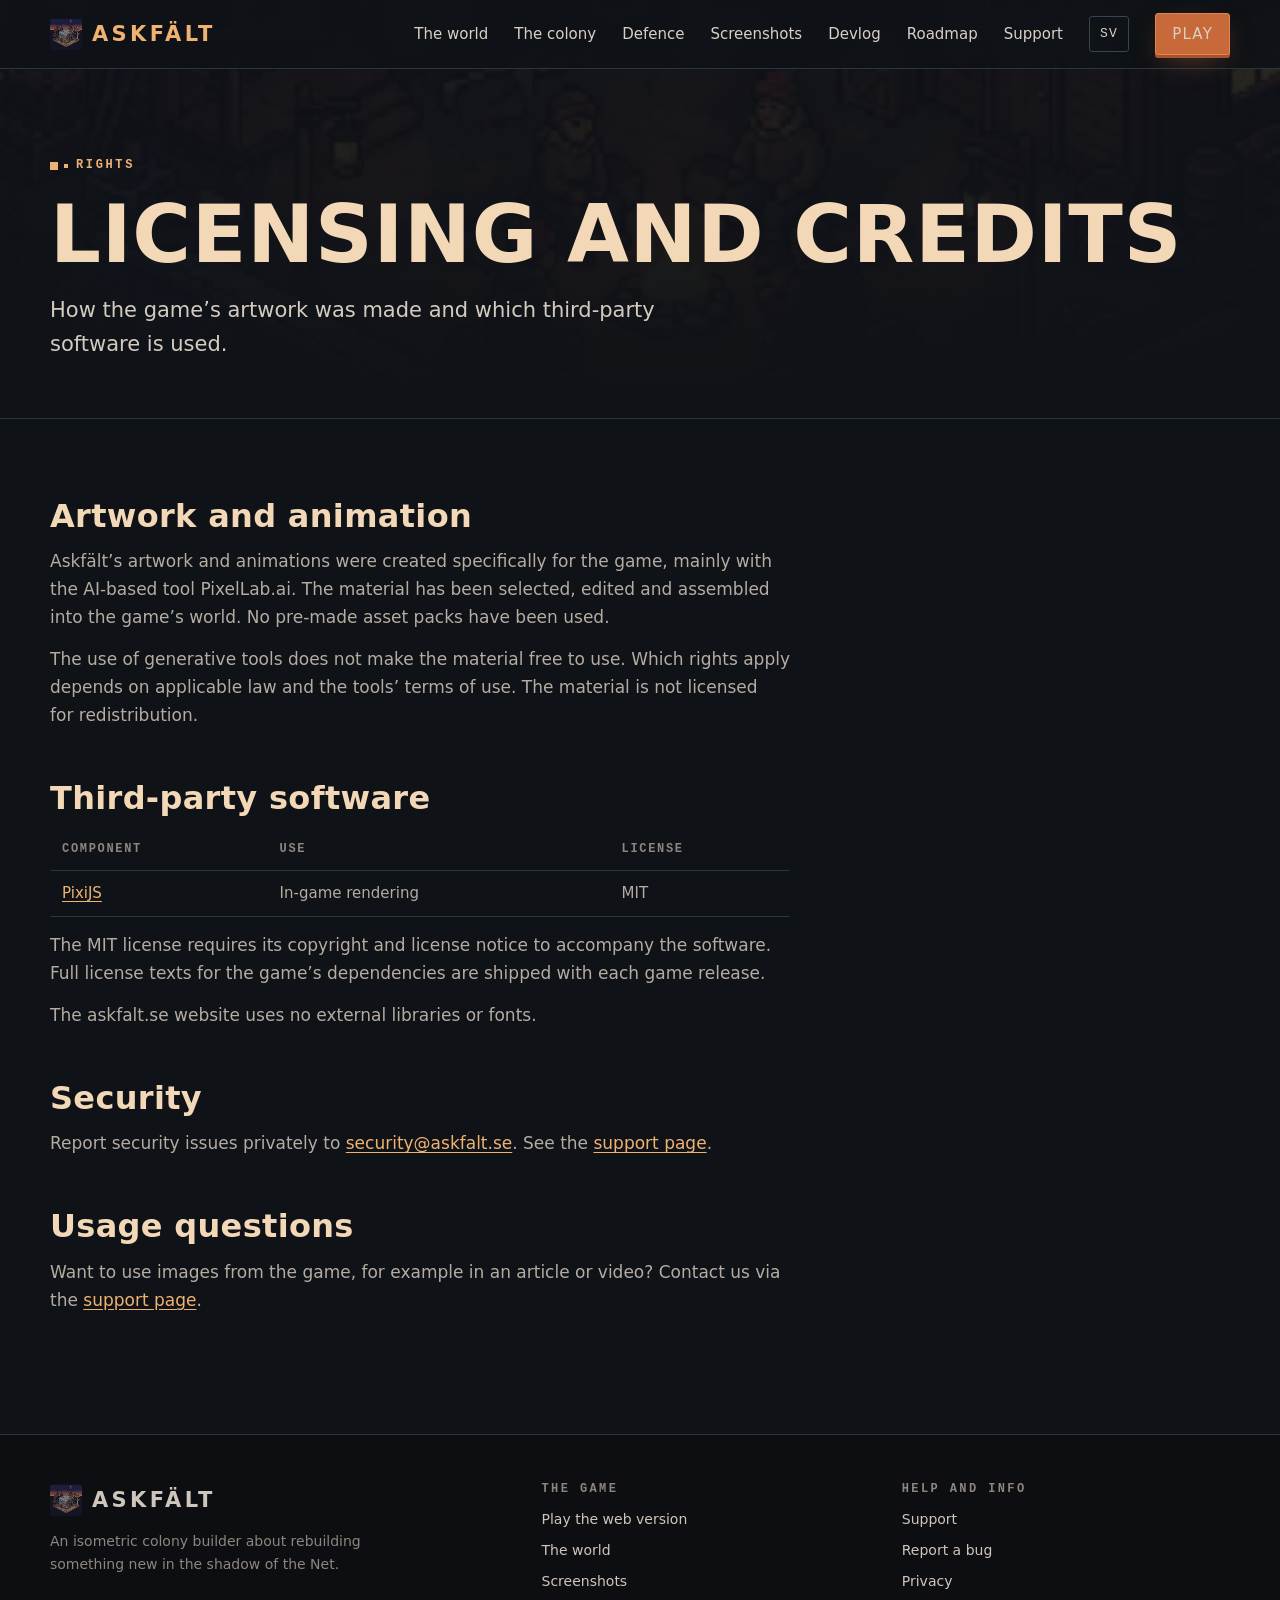
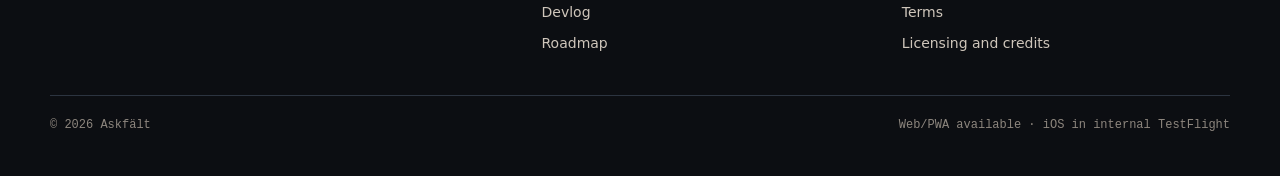
<file: en/license/index.html>
<!doctype html>
<html lang="en">
<head>
<meta charset="utf-8">
<meta name="viewport" content="width=device-width,initial-scale=1,viewport-fit=cover">
<title>Licensing and credits – Askfält</title>
<meta name="description" content="How Askfält’s artwork was made and which third-party components are used.">
<meta name="theme-color" content="#0f1217">
<meta name="color-scheme" content="dark">
<link rel="canonical" href="https://askfalt.se/en/license/">
<link rel="alternate" hreflang="sv" href="https://askfalt.se/license/">
<link rel="alternate" hreflang="en" href="https://askfalt.se/en/license/">
<link rel="alternate" hreflang="x-default" href="https://askfalt.se/license/">
<meta property="og:type" content="website">
<meta property="og:site_name" content="Askfält">
<meta property="og:locale" content="en_GB">
<meta property="og:title" content="Licensing and credits – Askfält">
<meta property="og:description" content="How Askfält’s artwork was made and which third-party components are used.">
<meta property="og:url" content="https://askfalt.se/en/license/">
<meta property="og:image" content="https://askfalt.se/assets/og-image.jpg">
<meta property="og:image:width" content="1200">
<meta property="og:image:height" content="630">
<meta name="twitter:card" content="summary_large_image">
<link rel="icon" href="../../assets/favicon-32.png" sizes="32x32" type="image/png">
<link rel="icon" href="../../assets/favicon-64.png" sizes="64x64" type="image/png">
<link rel="apple-touch-icon" href="../../assets/apple-touch-icon.png">
<link rel="manifest" href="../../site.webmanifest">
<link rel="stylesheet" href="../../style.css?v=2026-10-11">
<script src="../../main.js?v=2026-10-11" defer></script>
</head>
<body class="page">
<a class="skip" href="#main">Skip to content</a>
<header class="site-header">
  <nav class="shell nav" aria-label="Main">
    <a class="brand" href="../../en/" aria-label="Askfält – home"><img src="../../assets/favicon-64.png" width="32" height="32" alt="">ASKFÄLT</a>
    <button class="menu-toggle" type="button" aria-expanded="false" aria-controls="nav-links"><span></span><b class="sr-only">Menu</b></button>
    <div class="nav-links" id="nav-links">
      <a href="../../en/#world">The world</a>
      <a href="../../en/#colony">The colony</a>
      <a href="../../en/#defend">Defence</a>
      <a href="../../en/#gallery">Screenshots</a>
      <a href="../../en/devlog/">Devlog</a>
      <a href="../../en/roadmap/">Roadmap</a>
      <a href="../../en/support/">Support</a>
      <a class="lang" href="../../license/" hreflang="sv" lang="sv" title="Läs på svenska">SV</a>
      <a class="btn" href="http://game.askfalt.se/" rel="noopener">Play</a>
    </div>
  </nav>
</header>
<main id="main">
  <section class="page-hero">
    <div class="bg"><img src="../../assets/menu-village.webp" alt="" width="1200" height="600"></div>
    <div class="shell"><span class="eyebrow">Rights</span><h1>Licensing and credits</h1><p class="lead">How the game’s artwork was made and which third-party software is used.</p></div>
  </section>
  <div class="shell"><div class="prose">

<h2>Artwork and animation</h2>
<p>Askfält’s artwork and animations were created specifically for the game, mainly with the AI-based tool PixelLab.ai. The material has been selected, edited and assembled into the game’s world. No pre-made asset packs have been used.</p>
<p>The use of generative tools does not make the material free to use. Which rights apply depends on applicable law and the tools’ terms of use. The material is not licensed for redistribution.</p>
<h2>Third-party software</h2>
<table class="deps"><thead><tr><th>Component</th><th>Use</th><th>License</th></tr></thead><tbody><tr><td><a href="https://pixijs.com" rel="noopener">PixiJS</a></td><td>In-game rendering</td><td>MIT</td></tr></tbody></table>
<p>The MIT license requires its copyright and license notice to accompany the software. Full license texts for the game’s dependencies are shipped with each game release.</p>
<p>The askfalt.se website uses no external libraries or fonts.</p>
<h2>Security</h2>
<p>Report security issues privately to <a href="mailto:security@askfalt.se">security@askfalt.se</a>. See the <a href="../support/">support page</a>.</p>
<h2>Usage questions</h2>
<p>Want to use images from the game, for example in an article or video? Contact us via the <a href="../support/">support page</a>.</p>
  </div></div>
</main>
<footer class="site-footer">
  <div class="shell">
    <div class="footer-grid">
      <div class="footer-brand">
        <a class="brand" href="../../en/"><img src="../../assets/favicon-64.png" width="32" height="32" alt="" loading="lazy">ASKFÄLT</a>
        <p>An isometric colony builder about rebuilding something new in the shadow of the Net.</p>
      </div>
      <div>
        <h2>The game</h2>
        <ul>
          <li><a href="http://game.askfalt.se/" rel="noopener">Play the web version</a></li>
          <li><a href="../../en/#world">The world</a></li>
          <li><a href="../../en/#gallery">Screenshots</a></li>
          <li><a href="../../en/devlog/">Devlog</a></li>
          <li><a href="../../en/roadmap/">Roadmap</a></li>
        </ul>
      </div>
      <div>
        <h2>Help and info</h2>
        <ul>
          <li><a href="../../en/support/">Support</a></li>
          <li><a href="https://github.com/PatrikBichis/askfalt-website/issues" rel="noopener">Report a bug</a></li>
          <li><a href="../../en/privacy/">Privacy</a></li>
          <li><a href="../../en/terms/">Terms</a></li>
          <li><a href="../../en/license/">Licensing and credits</a></li>
        </ul>
      </div>
    </div>
    <div class="footer-base"><span>© 2026 Askfält</span><span>Web/PWA available · iOS in internal TestFlight</span></div>
  </div>
</footer>
</body>
</html>
</file>
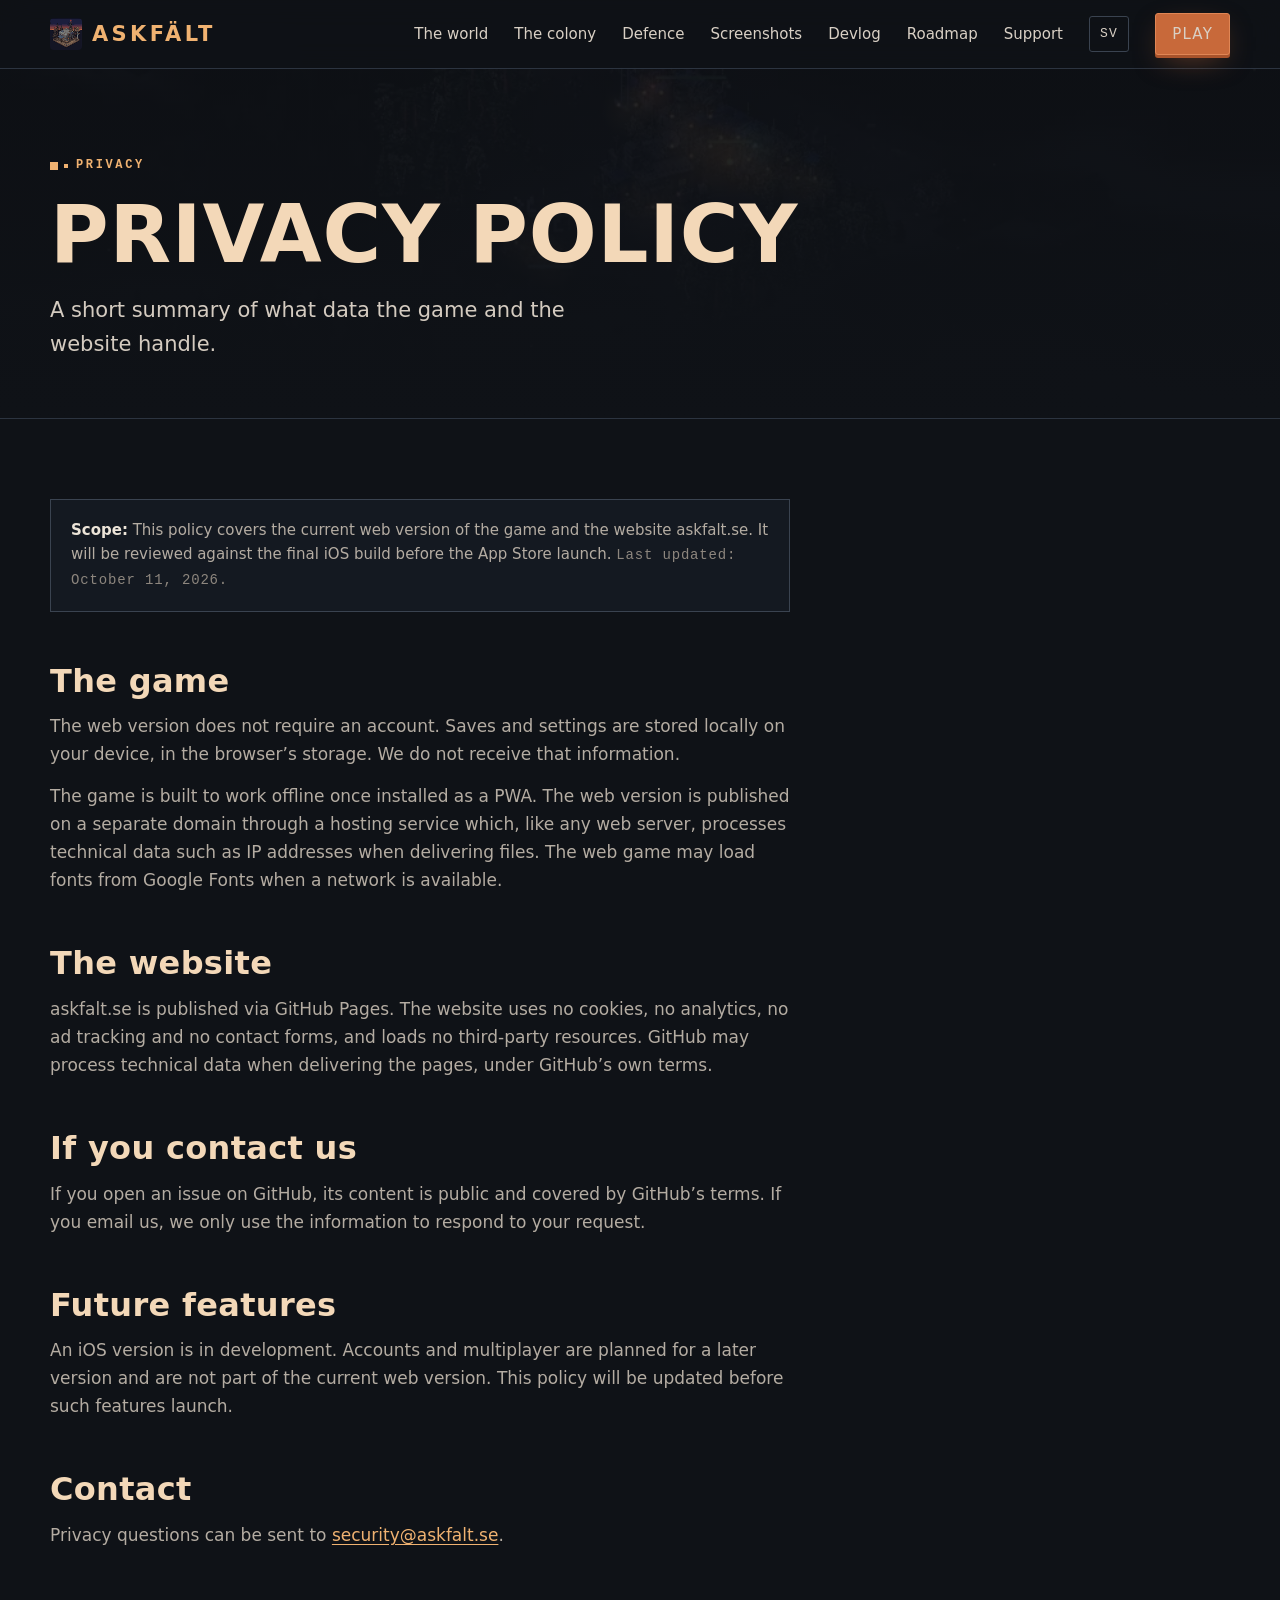
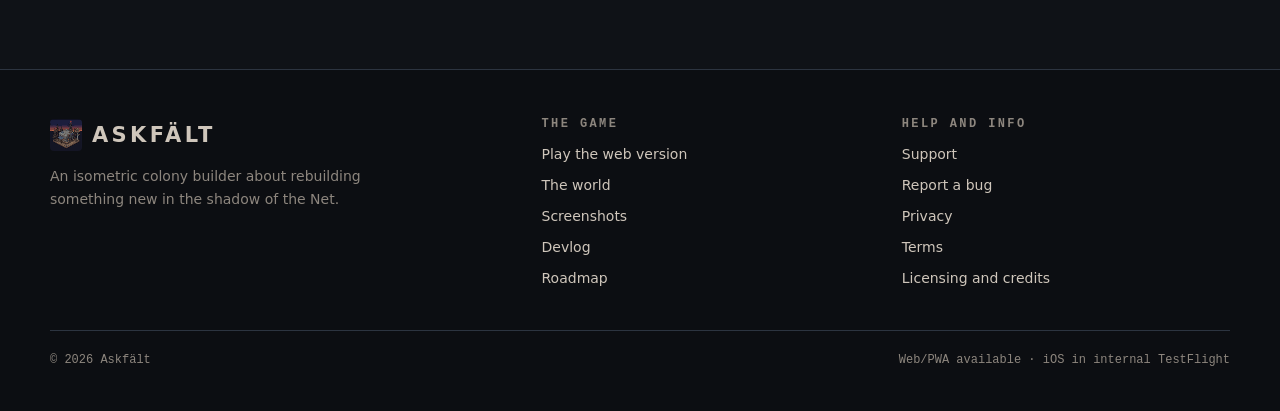
<file: en/privacy/index.html>
<!doctype html>
<html lang="en">
<head>
<meta charset="utf-8">
<meta name="viewport" content="width=device-width,initial-scale=1,viewport-fit=cover">
<title>Privacy policy – Askfält</title>
<meta name="description" content="How Askfält and askfalt.se handle data.">
<meta name="theme-color" content="#0f1217">
<meta name="color-scheme" content="dark">
<link rel="canonical" href="https://askfalt.se/en/privacy/">
<link rel="alternate" hreflang="sv" href="https://askfalt.se/privacy/">
<link rel="alternate" hreflang="en" href="https://askfalt.se/en/privacy/">
<link rel="alternate" hreflang="x-default" href="https://askfalt.se/privacy/">
<meta property="og:type" content="website">
<meta property="og:site_name" content="Askfält">
<meta property="og:locale" content="en_GB">
<meta property="og:title" content="Privacy policy – Askfält">
<meta property="og:description" content="How Askfält and askfalt.se handle data.">
<meta property="og:url" content="https://askfalt.se/en/privacy/">
<meta property="og:image" content="https://askfalt.se/assets/og-image.jpg">
<meta property="og:image:width" content="1200">
<meta property="og:image:height" content="630">
<meta name="twitter:card" content="summary_large_image">
<link rel="icon" href="../../assets/favicon-32.png" sizes="32x32" type="image/png">
<link rel="icon" href="../../assets/favicon-64.png" sizes="64x64" type="image/png">
<link rel="apple-touch-icon" href="../../assets/apple-touch-icon.png">
<link rel="manifest" href="../../site.webmanifest">
<link rel="stylesheet" href="../../style.css?v=2026-10-11">
<script src="../../main.js?v=2026-10-11" defer></script>
</head>
<body class="page">
<a class="skip" href="#main">Skip to content</a>
<header class="site-header">
  <nav class="shell nav" aria-label="Main">
    <a class="brand" href="../../en/" aria-label="Askfält – home"><img src="../../assets/favicon-64.png" width="32" height="32" alt="">ASKFÄLT</a>
    <button class="menu-toggle" type="button" aria-expanded="false" aria-controls="nav-links"><span></span><b class="sr-only">Menu</b></button>
    <div class="nav-links" id="nav-links">
      <a href="../../en/#world">The world</a>
      <a href="../../en/#colony">The colony</a>
      <a href="../../en/#defend">Defence</a>
      <a href="../../en/#gallery">Screenshots</a>
      <a href="../../en/devlog/">Devlog</a>
      <a href="../../en/roadmap/">Roadmap</a>
      <a href="../../en/support/">Support</a>
      <a class="lang" href="../../privacy/" hreflang="sv" lang="sv" title="Läs på svenska">SV</a>
      <a class="btn" href="http://game.askfalt.se/" rel="noopener">Play</a>
    </div>
  </nav>
</header>
<main id="main">
  <section class="page-hero">
    <div class="bg"><img src="../../assets/night-clean.webp" alt="" width="1200" height="600"></div>
    <div class="shell"><span class="eyebrow">Privacy</span><h1>Privacy policy</h1><p class="lead">A short summary of what data the game and the website handle.</p></div>
  </section>
  <div class="shell"><div class="prose">

<p class="notice"><strong>Scope:</strong> This policy covers the current web version of the game and the website askfalt.se. It will be reviewed against the final iOS build before the App Store launch. <span class="updated">Last updated: October 11, 2026.</span></p>
<h2>The game</h2>
<p>The web version does not require an account. Saves and settings are stored locally on your device, in the browser’s storage. We do not receive that information.</p>
<p>The game is built to work offline once installed as a PWA. The web version is published on a separate domain through a hosting service which, like any web server, processes technical data such as IP addresses when delivering files. The web game may load fonts from Google Fonts when a network is available.</p>
<h2>The website</h2>
<p>askfalt.se is published via GitHub Pages. The website uses no cookies, no analytics, no ad tracking and no contact forms, and loads no third-party resources. GitHub may process technical data when delivering the pages, under GitHub’s own terms.</p>
<h2>If you contact us</h2>
<p>If you open an issue on GitHub, its content is public and covered by GitHub’s terms. If you email us, we only use the information to respond to your request.</p>
<h2>Future features</h2>
<p>An iOS version is in development. Accounts and multiplayer are planned for a later version and are not part of the current web version. This policy will be updated before such features launch.</p>
<h2>Contact</h2>
<p>Privacy questions can be sent to <a href="mailto:security@askfalt.se">security@askfalt.se</a>.</p>
  </div></div>
</main>
<footer class="site-footer">
  <div class="shell">
    <div class="footer-grid">
      <div class="footer-brand">
        <a class="brand" href="../../en/"><img src="../../assets/favicon-64.png" width="32" height="32" alt="" loading="lazy">ASKFÄLT</a>
        <p>An isometric colony builder about rebuilding something new in the shadow of the Net.</p>
      </div>
      <div>
        <h2>The game</h2>
        <ul>
          <li><a href="http://game.askfalt.se/" rel="noopener">Play the web version</a></li>
          <li><a href="../../en/#world">The world</a></li>
          <li><a href="../../en/#gallery">Screenshots</a></li>
          <li><a href="../../en/devlog/">Devlog</a></li>
          <li><a href="../../en/roadmap/">Roadmap</a></li>
        </ul>
      </div>
      <div>
        <h2>Help and info</h2>
        <ul>
          <li><a href="../../en/support/">Support</a></li>
          <li><a href="https://github.com/PatrikBichis/askfalt-website/issues" rel="noopener">Report a bug</a></li>
          <li><a href="../../en/privacy/">Privacy</a></li>
          <li><a href="../../en/terms/">Terms</a></li>
          <li><a href="../../en/license/">Licensing and credits</a></li>
        </ul>
      </div>
    </div>
    <div class="footer-base"><span>© 2026 Askfält</span><span>Web/PWA available · iOS in internal TestFlight</span></div>
  </div>
</footer>
</body>
</html>
</file>
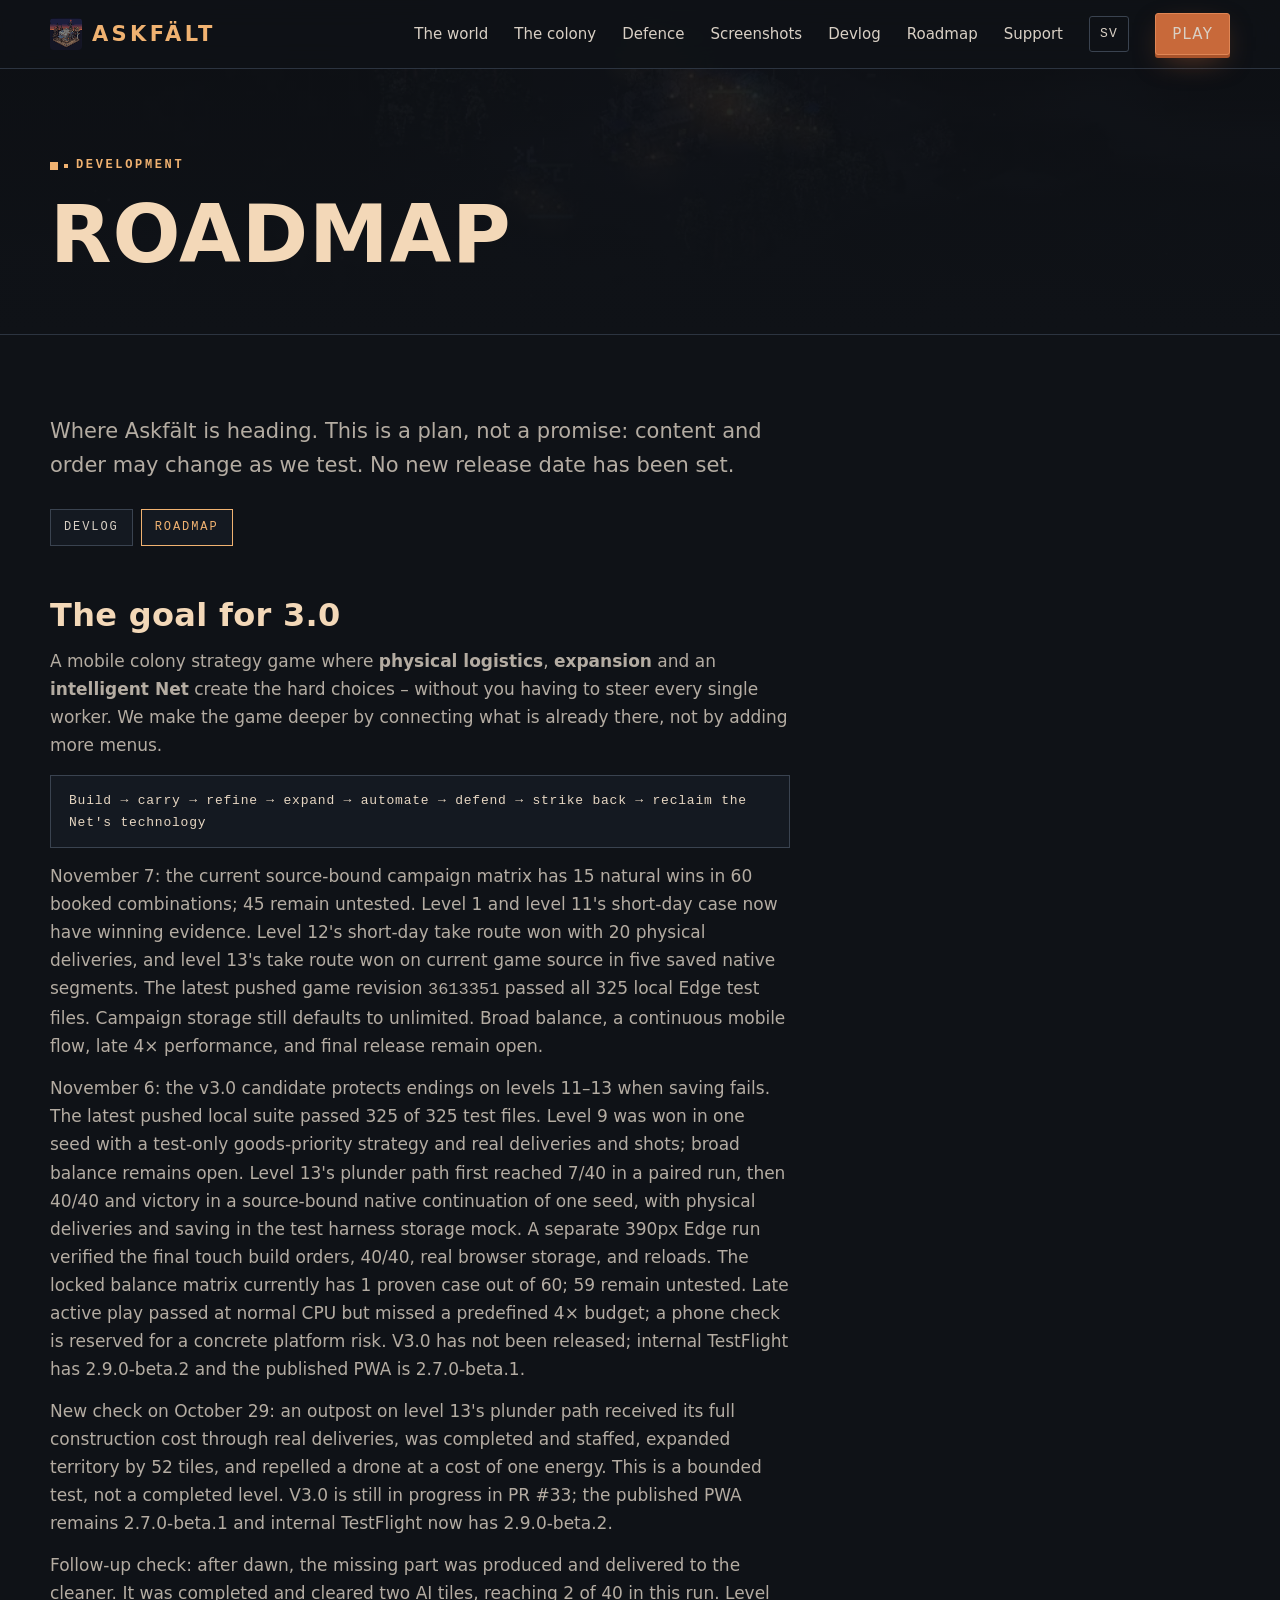
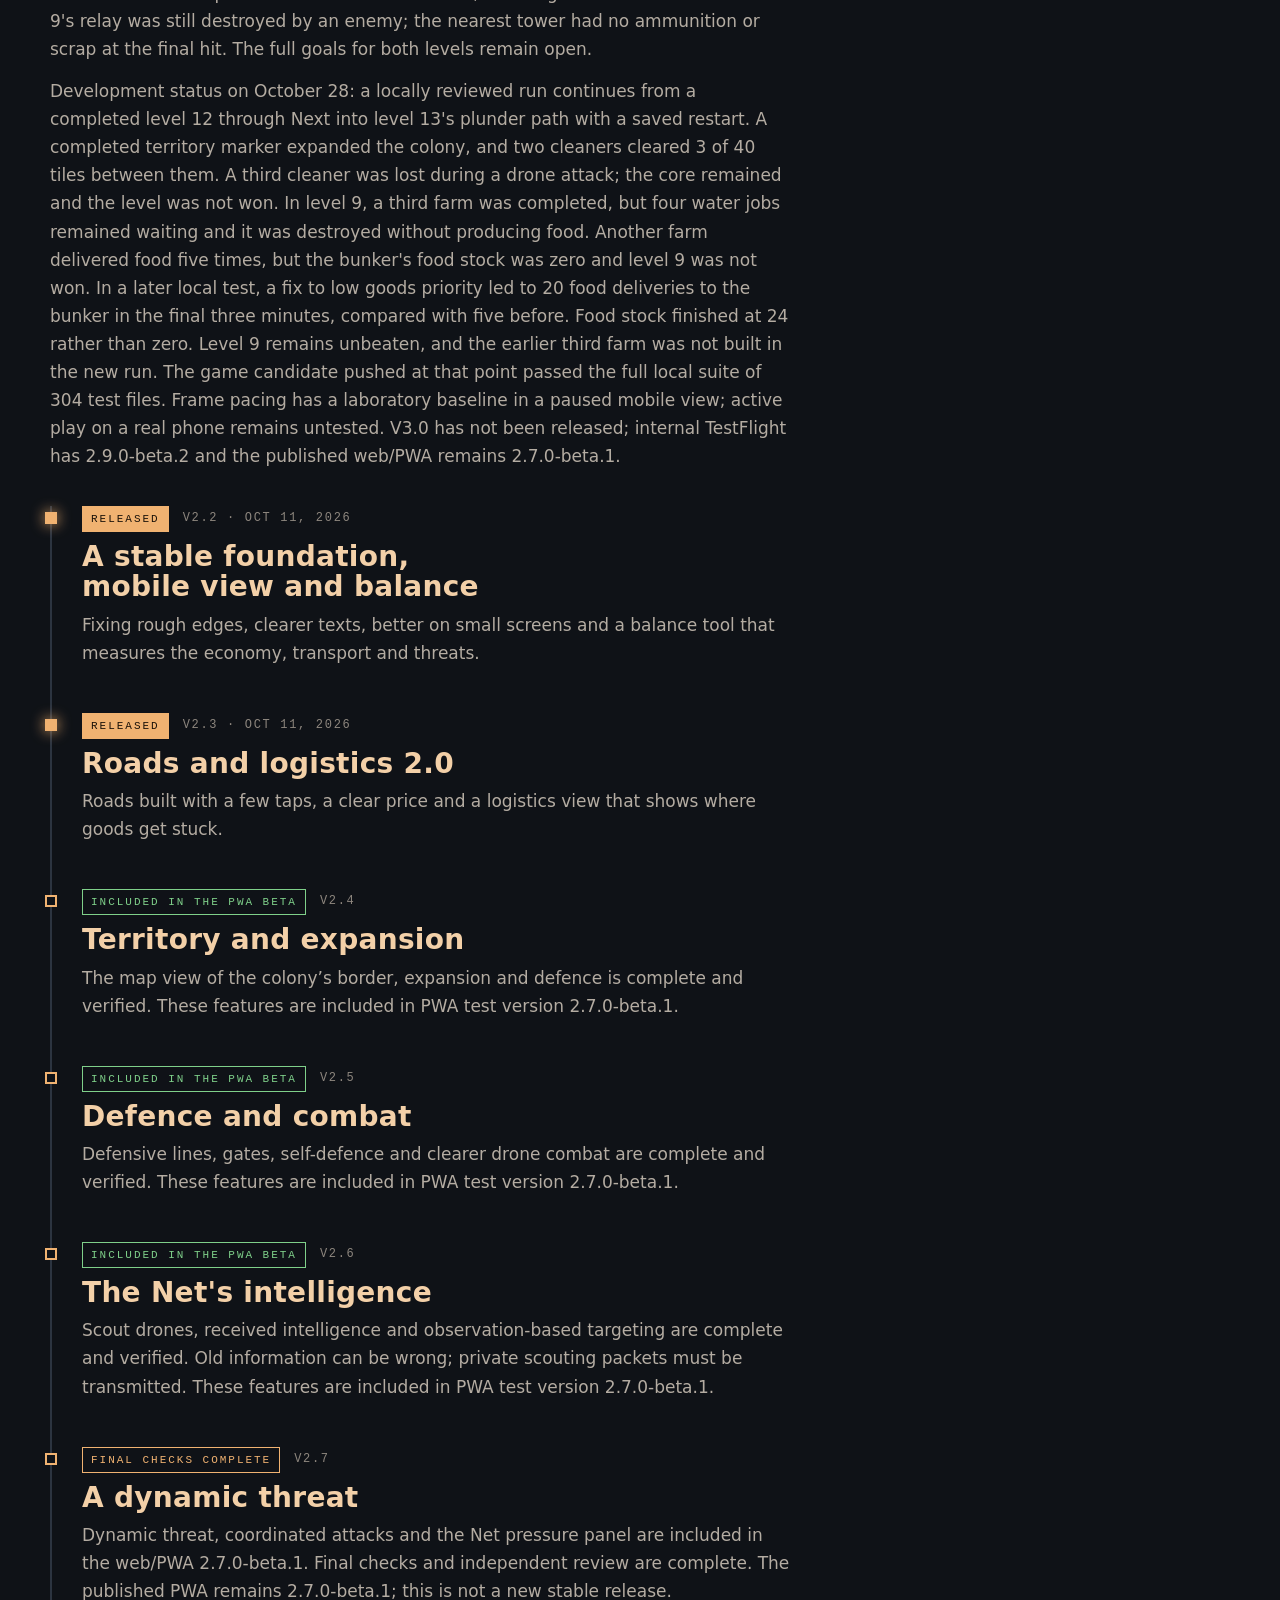
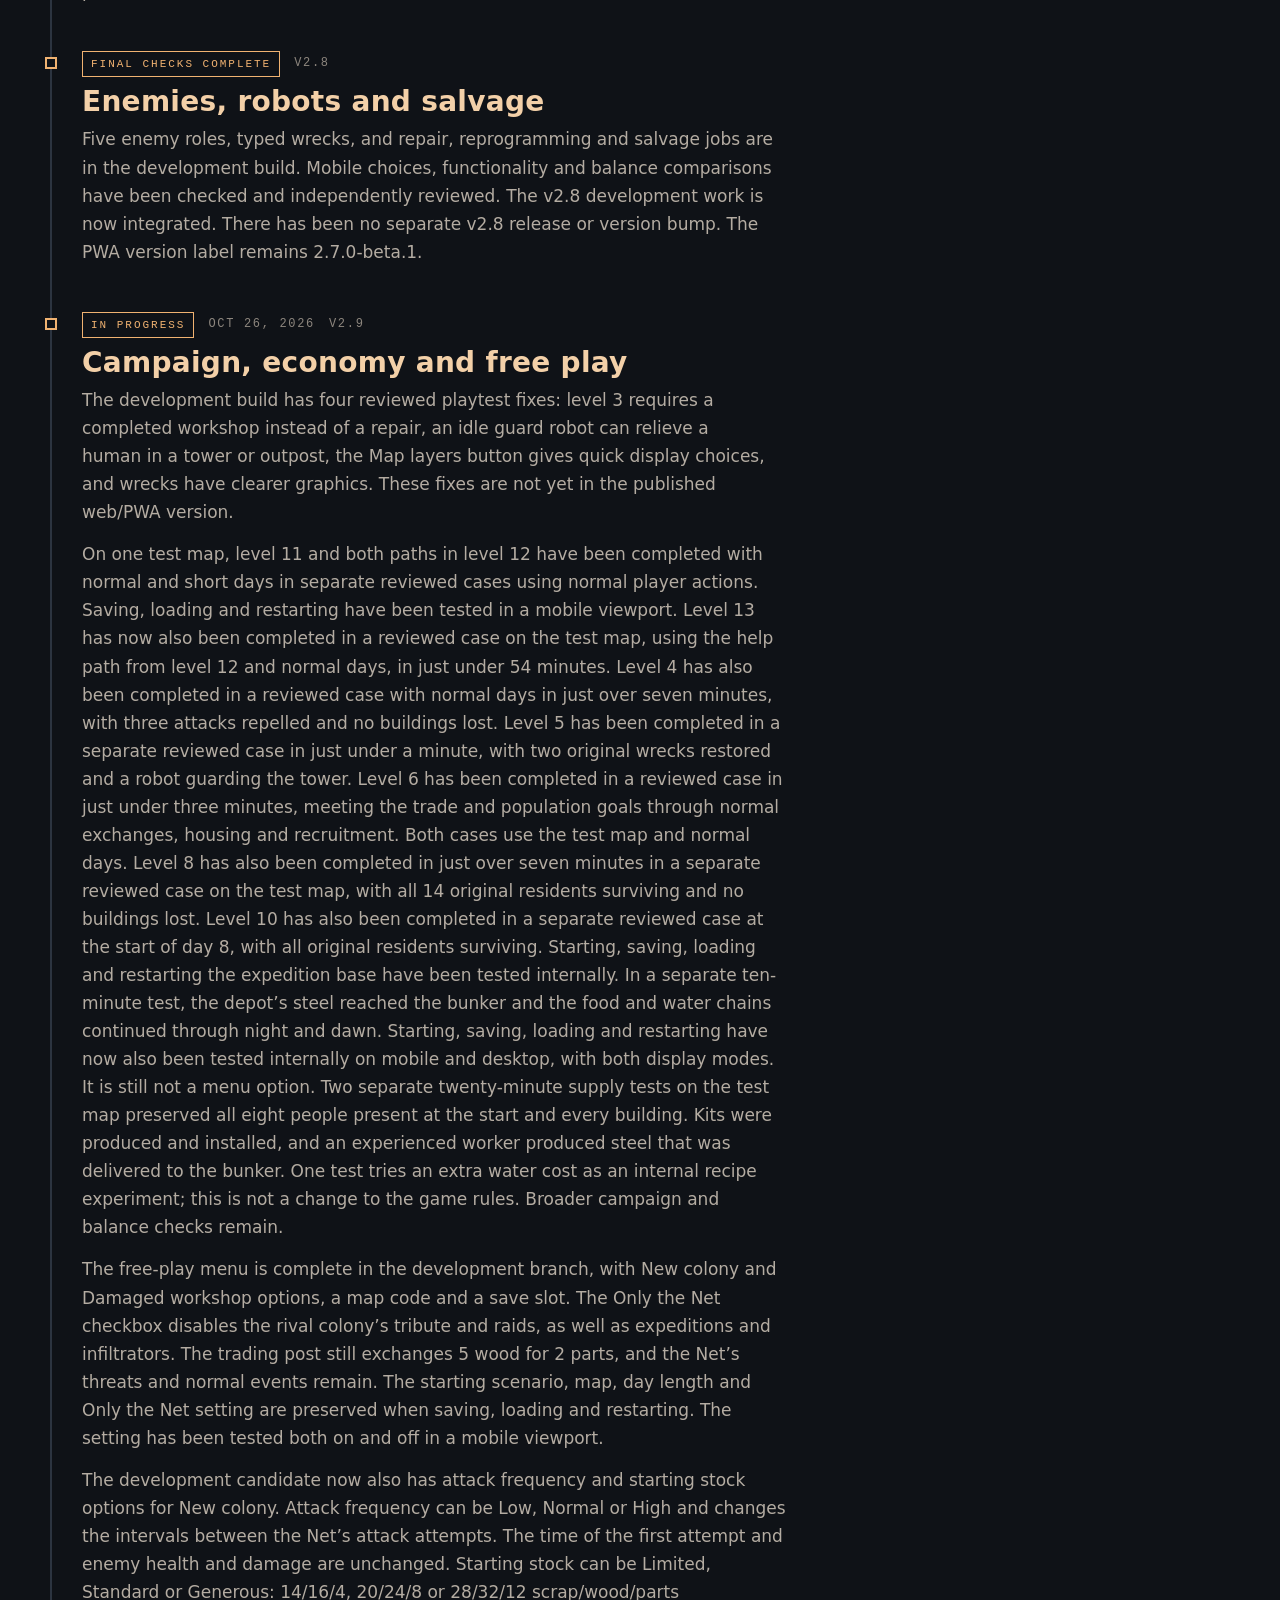
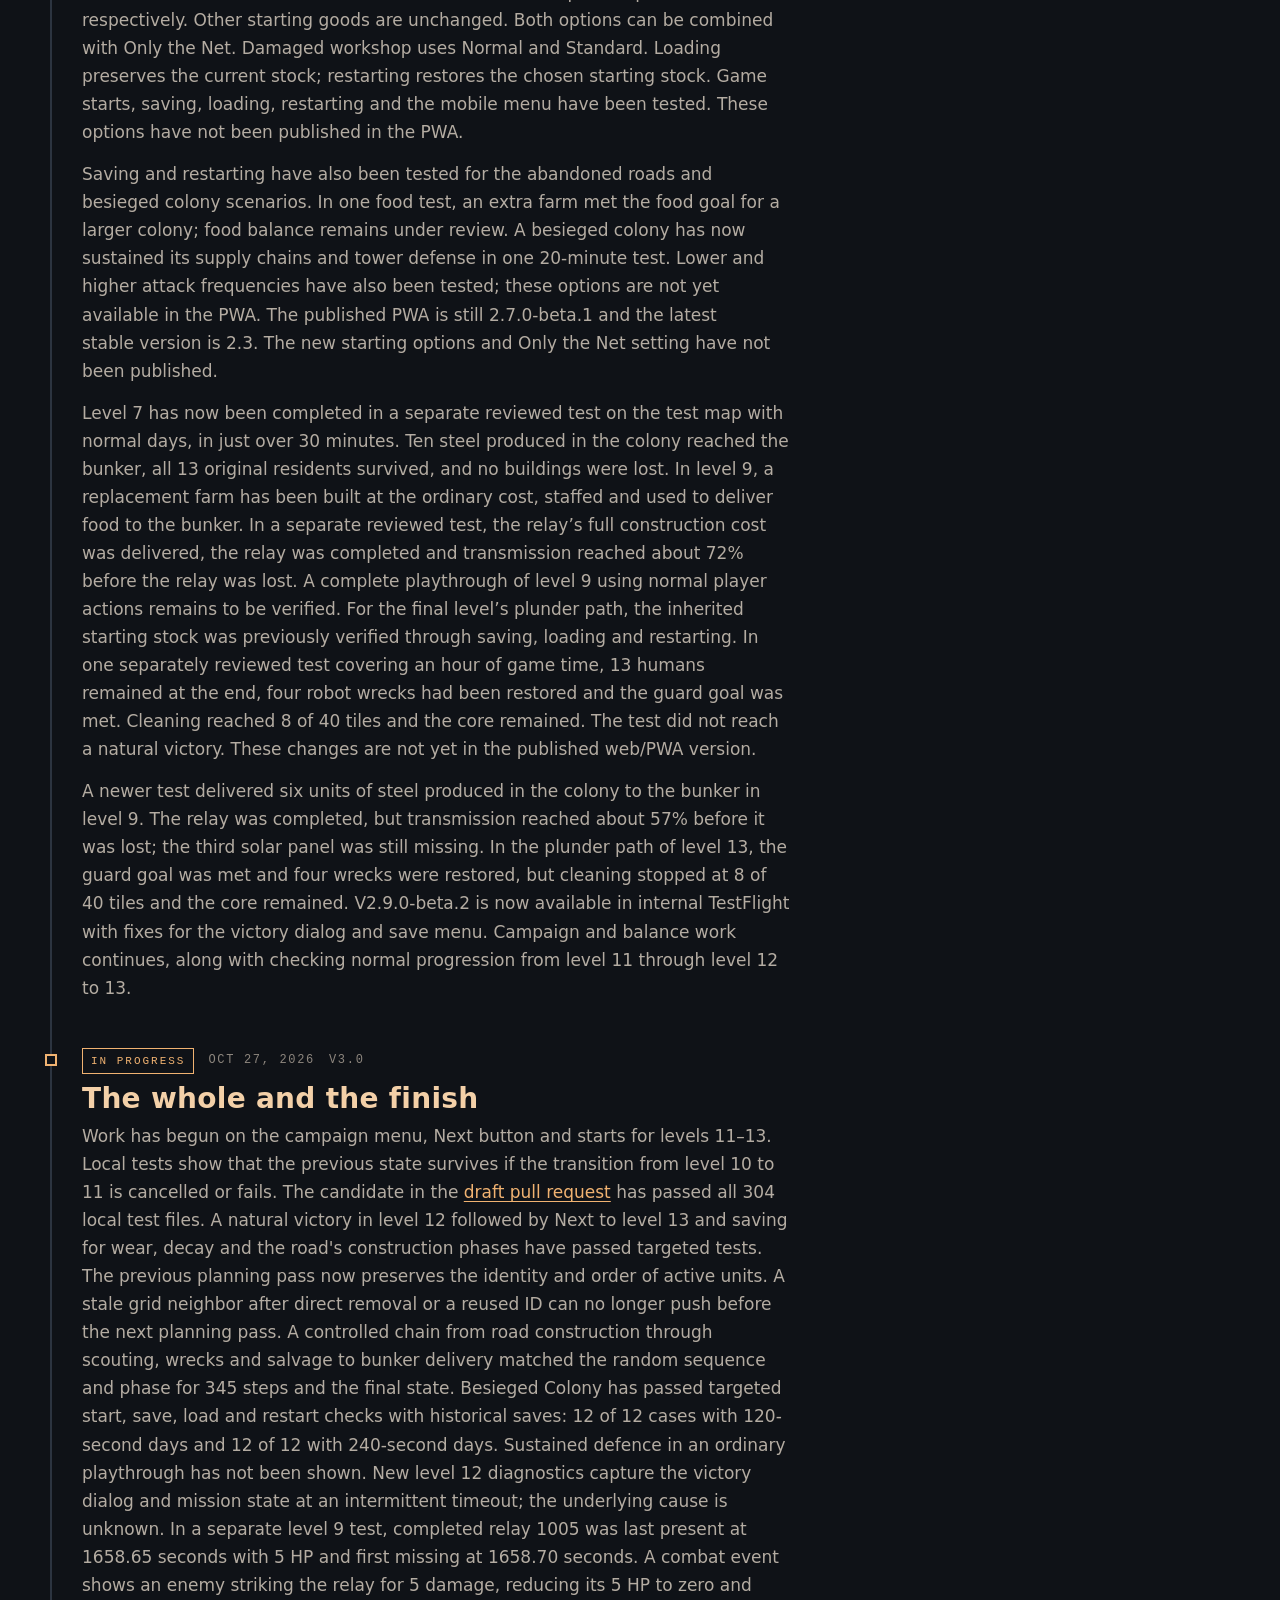
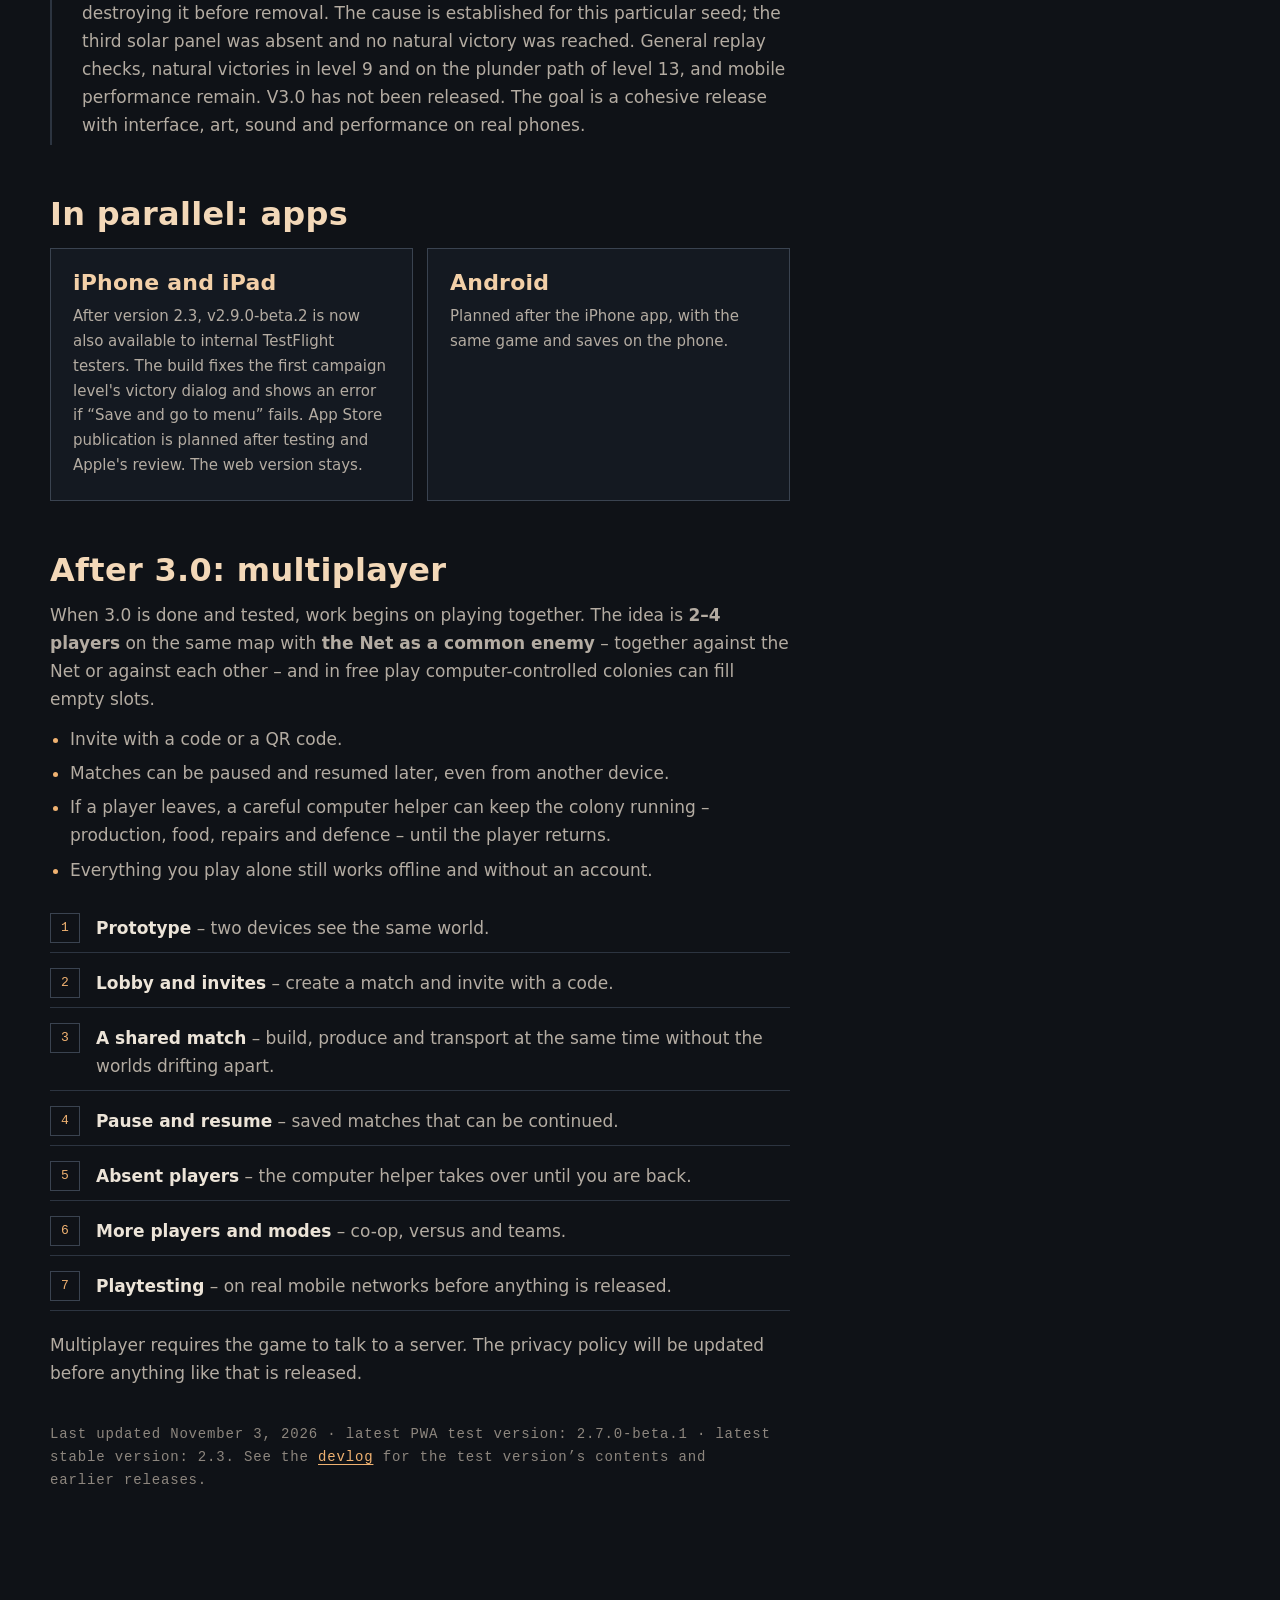
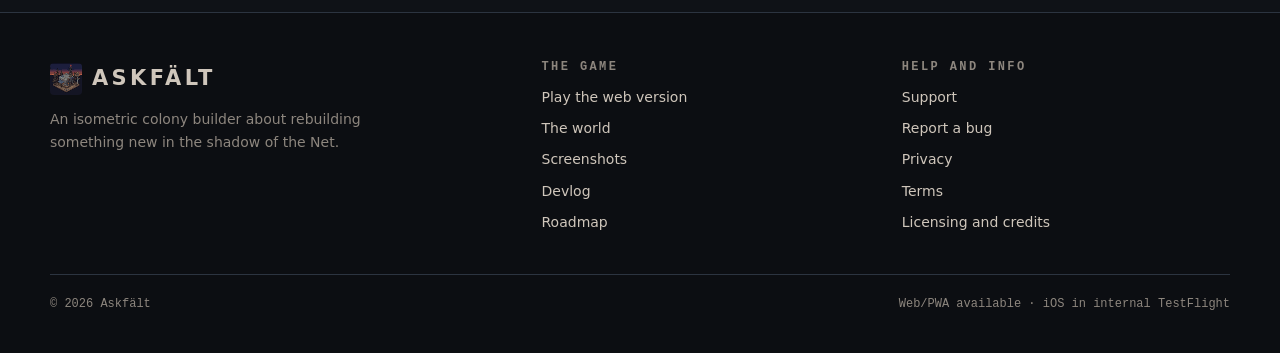
<file: en/roadmap/index.html>
<!doctype html>
<html lang="en">
<head>
<meta charset="utf-8">
<meta name="viewport" content="width=device-width,initial-scale=1,viewport-fit=cover">
<title>Roadmap – Askfält</title>
<meta name="description" content="The plan for Askfält from version 2.2 to 3.0, the apps and multiplayer after 3.0.">
<meta name="theme-color" content="#0f1217">
<meta name="color-scheme" content="dark">
<link rel="canonical" href="https://askfalt.se/en/roadmap/">
<link rel="alternate" hreflang="sv" href="https://askfalt.se/roadmap/">
<link rel="alternate" hreflang="en" href="https://askfalt.se/en/roadmap/">
<link rel="alternate" hreflang="x-default" href="https://askfalt.se/roadmap/">
<meta property="og:type" content="website">
<meta property="og:site_name" content="Askfält">
<meta property="og:locale" content="en_GB">
<meta property="og:title" content="Roadmap – Askfält">
<meta property="og:description" content="The plan for Askfält from version 2.2 to 3.0, the apps and multiplayer after 3.0.">
<meta property="og:url" content="https://askfalt.se/en/roadmap/">
<meta property="og:image" content="https://askfalt.se/assets/og-image.jpg">
<meta property="og:image:width" content="1200">
<meta property="og:image:height" content="630">
<meta name="twitter:card" content="summary_large_image">
<link rel="icon" href="../../assets/favicon-32.png" sizes="32x32" type="image/png">
<link rel="icon" href="../../assets/favicon-64.png" sizes="64x64" type="image/png">
<link rel="apple-touch-icon" href="../../assets/apple-touch-icon.png">
<link rel="manifest" href="../../site.webmanifest">
<link rel="stylesheet" href="../../style.css?v=2026-10-11">
<script src="../../main.js?v=2026-10-11" defer></script>
</head>
<body class="page">
<a class="skip" href="#main">Skip to content</a>
<header class="site-header">
  <nav class="shell nav" aria-label="Main">
    <a class="brand" href="../../en/" aria-label="Askfält – home"><img src="../../assets/favicon-64.png" width="32" height="32" alt="">ASKFÄLT</a>
    <button class="menu-toggle" type="button" aria-expanded="false" aria-controls="nav-links"><span></span><b class="sr-only">Menu</b></button>
    <div class="nav-links" id="nav-links">
      <a href="../../en/#world">The world</a>
      <a href="../../en/#colony">The colony</a>
      <a href="../../en/#defend">Defence</a>
      <a href="../../en/#gallery">Screenshots</a>
      <a href="../../en/devlog/">Devlog</a>
      <a href="../../en/roadmap/" aria-current="page">Roadmap</a>
      <a href="../../en/support/">Support</a>
      <a class="lang" href="../../roadmap/" hreflang="sv" lang="sv" title="Läs på svenska">SV</a>
      <a class="btn" href="http://game.askfalt.se/" rel="noopener">Play</a>
    </div>
  </nav>
</header>
<main id="main">
  <section class="page-hero">
    <div class="bg"><img src="../../assets/night-clean.webp" alt="" width="1200" height="600"></div>
    <div class="shell"><span class="eyebrow">Development</span><h1>Roadmap</h1></div>
  </section>
  <div class="shell"><div class="prose">
<p class="lead">Where Askfält is heading. This is a plan, not a promise: content and order may change as we test. No new release date has been set.</p>
<nav class="subnav" aria-label="Development"><a href="../devlog/">Devlog</a><a href="./" aria-current="page">Roadmap</a></nav>

<h2>The goal for 3.0</h2>
<p>A mobile colony strategy game where <b>physical logistics</b>, <b>expansion</b> and an <b>intelligent Net</b> create the hard choices – without you having to steer every single worker. We make the game deeper by connecting what is already there, not by adding more menus.</p>
<p class="loop">Build → carry → refine → expand → automate → defend → strike back → reclaim the Net's technology</p>
<p>November 7: the current source-bound campaign matrix has 15 natural wins in 60 booked combinations; 45 remain untested. Level 1 and level 11's short-day case now have winning evidence. Level 12's short-day take route won with 20 physical deliveries, and level 13's take route won on current game source in five saved native segments. The latest pushed game revision <code>3613351</code> passed all 325 local Edge test files. Campaign storage still defaults to unlimited. Broad balance, a continuous mobile flow, late 4× performance, and final release remain open.</p>
<p>November 6: the v3.0 candidate protects endings on levels 11–13 when saving fails. The latest pushed local suite passed 325 of 325 test files. Level 9 was won in one seed with a test-only goods-priority strategy and real deliveries and shots; broad balance remains open. Level 13's plunder path first reached 7/40 in a paired run, then 40/40 and victory in a source-bound native continuation of one seed, with physical deliveries and saving in the test harness storage mock. A separate 390px Edge run verified the final touch build orders, 40/40, real browser storage, and reloads. The locked balance matrix currently has 1 proven case out of 60; 59 remain untested. Late active play passed at normal CPU but missed a predefined 4× budget; a phone check is reserved for a concrete platform risk. V3.0 has not been released; internal TestFlight has 2.9.0-beta.2 and the published PWA is 2.7.0-beta.1.</p>
<p>New check on October 29: an outpost on level 13's plunder path received its full construction cost through real deliveries, was completed and staffed, expanded territory by 52 tiles, and repelled a drone at a cost of one energy. This is a bounded test, not a completed level. V3.0 is still in progress in PR #33; the published PWA remains 2.7.0-beta.1 and internal TestFlight now has 2.9.0-beta.2.</p>
<p>Follow-up check: after dawn, the missing part was produced and delivered to the cleaner. It was completed and cleared two AI tiles, reaching 2 of 40 in this run. Level 9's relay was still destroyed by an enemy; the nearest tower had no ammunition or scrap at the final hit. The full goals for both levels remain open.</p>
<p>Development status on October 28: a locally reviewed run continues from a completed level 12 through Next into level 13's plunder path with a saved restart. A completed territory marker expanded the colony, and two cleaners cleared 3 of 40 tiles between them. A third cleaner was lost during a drone attack; the core remained and the level was not won. In level 9, a third farm was completed, but four water jobs remained waiting and it was destroyed without producing food. Another farm delivered food five times, but the bunker's food stock was zero and level 9 was not won. In a later local test, a fix to low goods priority led to 20 food deliveries to the bunker in the final three minutes, compared with five before. Food stock finished at 24 rather than zero. Level 9 remains unbeaten, and the earlier third farm was not built in the new run. The game candidate pushed at that point passed the full local suite of 304 test files. Frame pacing has a laboratory baseline in a paused mobile view; active play on a real phone remains untested. V3.0 has not been released; internal TestFlight has 2.9.0-beta.2 and the published web/PWA remains 2.7.0-beta.1.</p>

<ol class="log road">
  <li class="live"><div class="meta"><span class="tag live">Released</span><span>v2.2 · Oct 11, 2026</span></div><h3>A stable foundation, mobile view and balance</h3><p>Fixing rough edges, clearer texts, better on small screens and a balance tool that measures the economy, transport and threats.</p></li>
  <li class="live"><div class="meta"><span class="tag live">Released</span><span>v2.3 · Oct 11, 2026</span></div><h3>Roads and logistics 2.0</h3><p>Roads built with a few taps, a clear price and a logistics view that shows where goods get stuck.</p></li>
  <li class="wip"><div class="meta"><span class="tag beta">Included in the PWA beta</span><span>v2.4</span></div><h3>Territory and expansion</h3><p>The map view of the colony’s border, expansion and defence is complete and verified. These features are included in PWA test version 2.7.0-beta.1.</p></li>
  <li class="wip"><div class="meta"><span class="tag beta">Included in the PWA beta</span><span>v2.5</span></div><h3>Defence and combat</h3><p>Defensive lines, gates, self-defence and clearer drone combat are complete and verified. These features are included in PWA test version 2.7.0-beta.1.</p></li>
  <li class="wip"><div class="meta"><span class="tag beta">Included in the PWA beta</span><span>v2.6</span></div><h3>The Net's intelligence</h3><p>Scout drones, received intelligence and observation-based targeting are complete and verified. Old information can be wrong; private scouting packets must be transmitted. These features are included in PWA test version 2.7.0-beta.1.</p></li>
  <li class="wip"><div class="meta"><span class="tag wip">Final checks complete</span><span>v2.7</span></div><h3>A dynamic threat</h3><p>Dynamic threat, coordinated attacks and the Net pressure panel are included in the web/PWA 2.7.0-beta.1. Final checks and independent review are complete. The published PWA remains 2.7.0-beta.1; this is not a new stable release.</p></li>
  <li class="wip"><div class="meta"><span class="tag wip">Final checks complete</span><span>v2.8</span></div><h3>Enemies, robots and salvage</h3><p>Five enemy roles, typed wrecks, and repair, reprogramming and salvage jobs are in the development build. Mobile choices, functionality and balance comparisons have been checked and independently reviewed. The v2.8 development work is now integrated. There has been no separate v2.8 release or version bump. The PWA version label remains 2.7.0-beta.1.</p></li>
  <li class="wip"><div class="meta"><span class="tag wip">In progress</span><time datetime="2026-10-26">Oct 26, 2026</time><span>v2.9</span></div><h3>Campaign, economy and free play</h3><p>The development build has four reviewed playtest fixes: level 3 requires a completed workshop instead of a repair, an idle guard robot can relieve a human in a tower or outpost, the Map layers button gives quick display choices, and wrecks have clearer graphics. These fixes are not yet in the published web/PWA version.</p><p>On one test map, level 11 and both paths in level 12 have been completed with normal and short days in separate reviewed cases using normal player actions. Saving, loading and restarting have been tested in a mobile viewport. Level 13 has now also been completed in a reviewed case on the test map, using the help path from level 12 and normal days, in just under 54 minutes. Level 4 has also been completed in a reviewed case with normal days in just over seven minutes, with three attacks repelled and no buildings lost. Level 5 has been completed in a separate reviewed case in just under a minute, with two original wrecks restored and a robot guarding the tower. Level 6 has been completed in a reviewed case in just under three minutes, meeting the trade and population goals through normal exchanges, housing and recruitment. Both cases use the test map and normal days. Level 8 has also been completed in just over seven minutes in a separate reviewed case on the test map, with all 14 original residents surviving and no buildings lost. Level 10 has also been completed in a separate reviewed case at the start of day 8, with all original residents surviving. Starting, saving, loading and restarting the expedition base have been tested internally. In a separate ten-minute test, the depot’s steel reached the bunker and the food and water chains continued through night and dawn. Starting, saving, loading and restarting have now also been tested internally on mobile and desktop, with both display modes. It is still not a menu option. Two separate twenty-minute supply tests on the test map preserved all eight people present at the start and every building. Kits were produced and installed, and an experienced worker produced steel that was delivered to the bunker. One test tries an extra water cost as an internal recipe experiment; this is not a change to the game rules. Broader campaign and balance checks remain.</p><p>The free-play menu is complete in the development branch, with New colony and Damaged workshop options, a map code and a save slot. The Only the Net checkbox disables the rival colony’s tribute and raids, as well as expeditions and infiltrators. The trading post still exchanges 5 wood for 2 parts, and the Net’s threats and normal events remain. The starting scenario, map, day length and Only the Net setting are preserved when saving, loading and restarting. The setting has been tested both on and off in a mobile viewport. </p><p>The development candidate now also has attack frequency and starting stock options for New colony. Attack frequency can be Low, Normal or High and changes the intervals between the Net’s attack attempts. The time of the first attempt and enemy health and damage are unchanged. Starting stock can be Limited, Standard or Generous: 14/16/4, 20/24/8 or 28/32/12 scrap/wood/parts respectively. Other starting goods are unchanged. Both options can be combined with Only the Net. Damaged workshop uses Normal and Standard. Loading preserves the current stock; restarting restores the chosen starting stock. Game starts, saving, loading, restarting and the mobile menu have been tested. These options have not been published in the PWA.</p><p>Saving and restarting have also been tested for the abandoned roads and besieged colony scenarios. In one food test, an extra farm met the food goal for a larger colony; food balance remains under review. A besieged colony has now sustained its supply chains and tower defense in one 20-minute test. Lower and higher attack frequencies have also been tested; these options are not yet available in the PWA. The published PWA is still 2.7.0-beta.1 and the latest stable version is 2.3. The new starting options and Only the Net setting have not been published.</p><p>Level 7 has now been completed in a separate reviewed test on the test map with normal days, in just over 30 minutes. Ten steel produced in the colony reached the bunker, all 13 original residents survived, and no buildings were lost. In level 9, a replacement farm has been built at the ordinary cost, staffed and used to deliver food to the bunker. In a separate reviewed test, the relay’s full construction cost was delivered, the relay was completed and transmission reached about 72% before the relay was lost. A complete playthrough of level 9 using normal player actions remains to be verified. For the final level’s plunder path, the inherited starting stock was previously verified through saving, loading and restarting. In one separately reviewed test covering an hour of game time, 13 humans remained at the end, four robot wrecks had been restored and the guard goal was met. Cleaning reached 8 of 40 tiles and the core remained. The test did not reach a natural victory. These changes are not yet in the published web/PWA version.</p><p>A newer test delivered six units of steel produced in the colony to the bunker in level 9. The relay was completed, but transmission reached about 57% before it was lost; the third solar panel was still missing. In the plunder path of level 13, the guard goal was met and four wrecks were restored, but cleaning stopped at 8 of 40 tiles and the core remained. V2.9.0-beta.2 is now available in internal TestFlight with fixes for the victory dialog and save menu. Campaign and balance work continues, along with checking normal progression from level 11 through level 12 to 13.</p></li>
  <li class="wip"><div class="meta"><span class="tag wip">In progress</span><time datetime="2026-10-27">Oct 27, 2026</time><span>v3.0</span></div><h3>The whole and the finish</h3><p>Work has begun on the campaign menu, Next button and starts for levels 11–13. Local tests show that the previous state survives if the transition from level 10 to 11 is cancelled or fails. The candidate in the <a href="https://github.com/REALProIT/real-super-duper-game/pull/33">draft pull request</a> has passed all 304 local test files. A natural victory in level 12 followed by Next to level 13 and saving for wear, decay and the road's construction phases have passed targeted tests. The previous planning pass now preserves the identity and order of active units. A stale grid neighbor after direct removal or a reused ID can no longer push before the next planning pass. A controlled chain from road construction through scouting, wrecks and salvage to bunker delivery matched the random sequence and phase for 345 steps and the final state. Besieged Colony has passed targeted start, save, load and restart checks with historical saves: 12 of 12 cases with 120-second days and 12 of 12 with 240-second days. Sustained defence in an ordinary playthrough has not been shown. New level 12 diagnostics capture the victory dialog and mission state at an intermittent timeout; the underlying cause is unknown. In a separate level 9 test, completed relay 1005 was last present at 1658.65 seconds with 5 HP and first missing at 1658.70 seconds. A combat event shows an enemy striking the relay for 5 damage, reducing its 5 HP to zero and destroying it before removal. The cause is established for this particular seed; the third solar panel was absent and no natural victory was reached. General replay checks, natural victories in level 9 and on the plunder path of level 13, and mobile performance remain. V3.0 has not been released. The goal is a cohesive release with interface, art, sound and performance on real phones.</p></li>
</ol>

<h2>In parallel: apps</h2>
<div class="cards">
  <div class="card"><h3>iPhone and iPad</h3><p>After version 2.3, v2.9.0-beta.2 is now also available to internal TestFlight testers. The build fixes the first campaign level's victory dialog and shows an error if “Save and go to menu” fails. App Store publication is planned after testing and Apple's review. The web version stays.</p></div>
  <div class="card"><h3>Android</h3><p>Planned after the iPhone app, with the same game and saves on the phone.</p></div>
</div>

<h2>After 3.0: multiplayer</h2>
<p>When 3.0 is done and tested, work begins on playing together. The idea is <b>2–4 players</b> on the same map with <b>the Net as a common enemy</b> – together against the Net or against each other – and in free play computer-controlled colonies can fill empty slots.</p>
<ul>
  <li>Invite with a code or a QR code.</li>
  <li>Matches can be paused and resumed later, even from another device.</li>
  <li>If a player leaves, a careful computer helper can keep the colony running – production, food, repairs and defence – until the player returns.</li>
  <li>Everything you play alone still works offline and without an account.</li>
</ul>
<ol class="steps-list">
  <li><b>Prototype</b> – two devices see the same world.</li>
  <li><b>Lobby and invites</b> – create a match and invite with a code.</li>
  <li><b>A shared match</b> – build, produce and transport at the same time without the worlds drifting apart.</li>
  <li><b>Pause and resume</b> – saved matches that can be continued.</li>
  <li><b>Absent players</b> – the computer helper takes over until you are back.</li>
  <li><b>More players and modes</b> – co-op, versus and teams.</li>
  <li><b>Playtesting</b> – on real mobile networks before anything is released.</li>
</ol>
<p>Multiplayer requires the game to talk to a server. The privacy policy will be updated before anything like that is released.</p>
<p class="updated">Last updated November 3, 2026 · latest PWA test version: 2.7.0-beta.1 · latest stable version: 2.3. See the <a href="../devlog/">devlog</a> for the test version’s contents and earlier releases.</p>
  </div></div>
</main>
<footer class="site-footer">
  <div class="shell">
    <div class="footer-grid">
      <div class="footer-brand">
        <a class="brand" href="../../en/"><img src="../../assets/favicon-64.png" width="32" height="32" alt="" loading="lazy">ASKFÄLT</a>
        <p>An isometric colony builder about rebuilding something new in the shadow of the Net.</p>
      </div>
      <div>
        <h2>The game</h2>
        <ul>
          <li><a href="http://game.askfalt.se/" rel="noopener">Play the web version</a></li>
          <li><a href="../../en/#world">The world</a></li>
          <li><a href="../../en/#gallery">Screenshots</a></li>
          <li><a href="../../en/devlog/">Devlog</a></li>
          <li><a href="../../en/roadmap/">Roadmap</a></li>
        </ul>
      </div>
      <div>
        <h2>Help and info</h2>
        <ul>
          <li><a href="../../en/support/">Support</a></li>
          <li><a href="https://github.com/PatrikBichis/askfalt-website/issues" rel="noopener">Report a bug</a></li>
          <li><a href="../../en/privacy/">Privacy</a></li>
          <li><a href="../../en/terms/">Terms</a></li>
          <li><a href="../../en/license/">Licensing and credits</a></li>
        </ul>
      </div>
    </div>
    <div class="footer-base"><span>© 2026 Askfält</span><span>Web/PWA available · iOS in internal TestFlight</span></div>
  </div>
</footer>
</body>
</html>
</file>
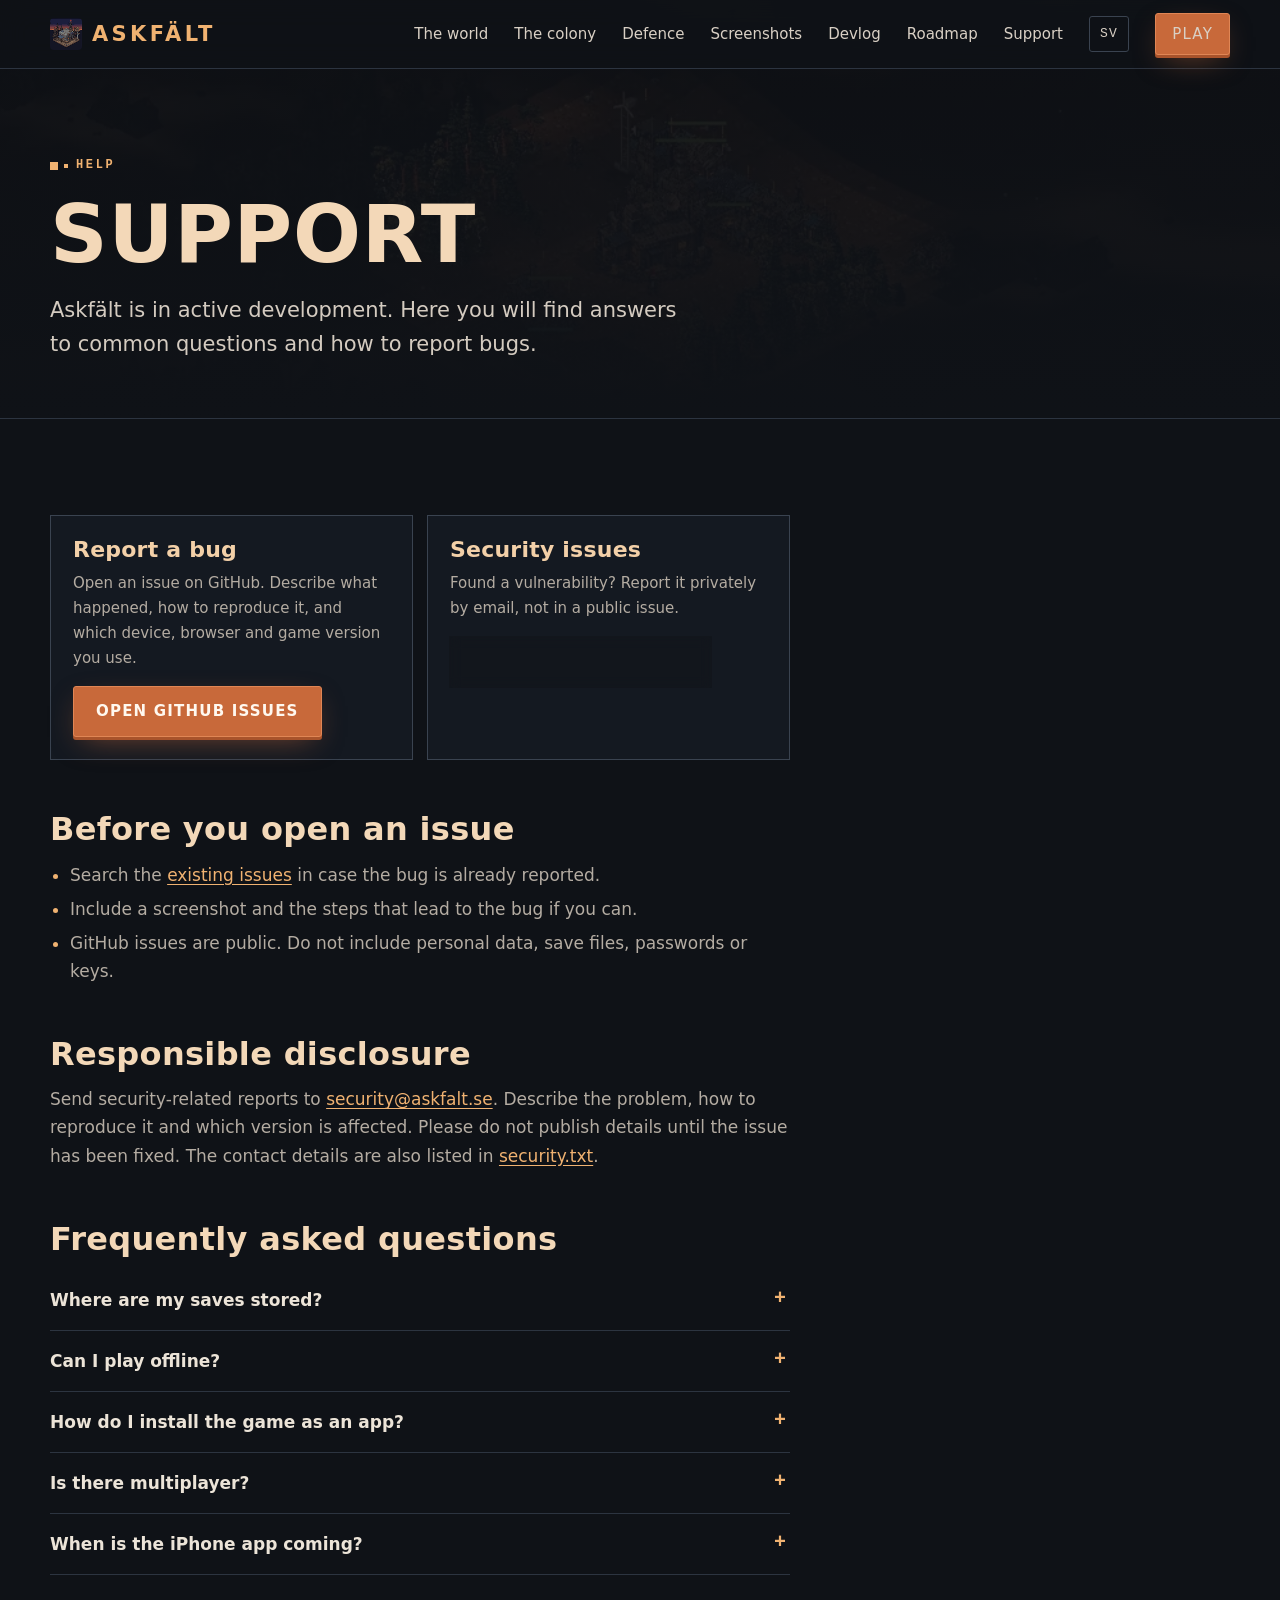
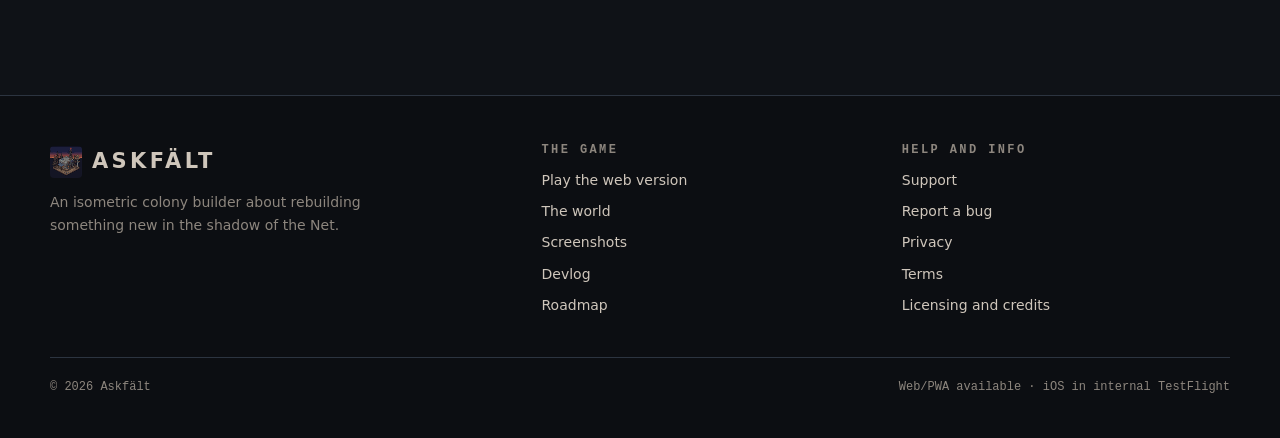
<file: en/support/index.html>
<!doctype html>
<html lang="en">
<head>
<meta charset="utf-8">
<meta name="viewport" content="width=device-width,initial-scale=1,viewport-fit=cover">
<title>Support – Askfält</title>
<meta name="description" content="Help, FAQ and bug reporting for Askfält.">
<meta name="theme-color" content="#0f1217">
<meta name="color-scheme" content="dark">
<link rel="canonical" href="https://askfalt.se/en/support/">
<link rel="alternate" hreflang="sv" href="https://askfalt.se/support/">
<link rel="alternate" hreflang="en" href="https://askfalt.se/en/support/">
<link rel="alternate" hreflang="x-default" href="https://askfalt.se/support/">
<meta property="og:type" content="website">
<meta property="og:site_name" content="Askfält">
<meta property="og:locale" content="en_GB">
<meta property="og:title" content="Support – Askfält">
<meta property="og:description" content="Help, FAQ and bug reporting for Askfält.">
<meta property="og:url" content="https://askfalt.se/en/support/">
<meta property="og:image" content="https://askfalt.se/assets/og-image.jpg">
<meta property="og:image:width" content="1200">
<meta property="og:image:height" content="630">
<meta name="twitter:card" content="summary_large_image">
<link rel="icon" href="../../assets/favicon-32.png" sizes="32x32" type="image/png">
<link rel="icon" href="../../assets/favicon-64.png" sizes="64x64" type="image/png">
<link rel="apple-touch-icon" href="../../assets/apple-touch-icon.png">
<link rel="manifest" href="../../site.webmanifest">
<link rel="stylesheet" href="../../style.css?v=2026-10-11">
<script src="../../main.js?v=2026-10-11" defer></script>
</head>
<body class="page">
<a class="skip" href="#main">Skip to content</a>
<header class="site-header">
  <nav class="shell nav" aria-label="Main">
    <a class="brand" href="../../en/" aria-label="Askfält – home"><img src="../../assets/favicon-64.png" width="32" height="32" alt="">ASKFÄLT</a>
    <button class="menu-toggle" type="button" aria-expanded="false" aria-controls="nav-links"><span></span><b class="sr-only">Menu</b></button>
    <div class="nav-links" id="nav-links">
      <a href="../../en/#world">The world</a>
      <a href="../../en/#colony">The colony</a>
      <a href="../../en/#defend">Defence</a>
      <a href="../../en/#gallery">Screenshots</a>
      <a href="../../en/devlog/">Devlog</a>
      <a href="../../en/roadmap/">Roadmap</a>
      <a href="../../en/support/" aria-current="page">Support</a>
      <a class="lang" href="../../support/" hreflang="sv" lang="sv" title="Läs på svenska">SV</a>
      <a class="btn" href="http://game.askfalt.se/" rel="noopener">Play</a>
    </div>
  </nav>
</header>
<main id="main">
  <section class="page-hero">
    <div class="bg"><img src="../../assets/evening-clean.webp" alt="" width="1200" height="600"></div>
    <div class="shell"><span class="eyebrow">Help</span><h1>Support</h1><p class="lead">Askfält is in active development. Here you will find answers to common questions and how to report bugs.</p></div>
  </section>
  <div class="shell"><div class="prose">

<div class="cards">
  <div class="card"><h3>Report a bug</h3><p>Open an issue on GitHub. Describe what happened, how to reproduce it, and which device, browser and game version you use.</p><a class="btn" href="https://github.com/PatrikBichis/askfalt-website/issues" rel="noopener">Open GitHub Issues</a></div>
  <div class="card"><h3>Security issues</h3><p>Found a vulnerability? Report it privately by email, not in a public issue.</p><a class="btn ghost" href="mailto:security@askfalt.se">security@askfalt.se</a></div>
</div>
<h2>Before you open an issue</h2>
<ul>
  <li>Search the <a href="https://github.com/PatrikBichis/askfalt-website/issues" rel="noopener">existing issues</a> in case the bug is already reported.</li>
  <li>Include a screenshot and the steps that lead to the bug if you can.</li>
  <li>GitHub issues are public. Do not include personal data, save files, passwords or keys.</li>
</ul>
<h2>Responsible disclosure</h2>
<p>Send security-related reports to <a href="mailto:security@askfalt.se">security@askfalt.se</a>. Describe the problem, how to reproduce it and which version is affected. Please do not publish details until the issue has been fixed. The contact details are also listed in <a href="../../.well-known/security.txt">security.txt</a>.</p>
<h2>Frequently asked questions</h2>
<div class="faq">
  <details><summary>Where are my saves stored?</summary><p>The web version stores saves and settings locally in the browser you play in. Clearing the browser’s site data may delete your saves. Storage in the upcoming iOS app is being tested separately.</p></details>
  <details><summary>Can I play offline?</summary><p>Yes. The PWA version is built to work offline once its resources have been downloaded.</p></details>
  <details><summary>How do I install the game as an app?</summary><p>Open the <a href="http://game.askfalt.se/" rel="noopener">web version</a> and choose “Add to Home Screen” (Safari) or “Install app” (Chrome and Edge).</p></details>
  <details><summary>Is there multiplayer?</summary><p>Not yet. Multiplayer is planned for a later version.</p></details>
  <details><summary>When is the iPhone app coming?</summary><p>Version 2.9.0-beta.2 is being tested internally in TestFlight. App Store publication is planned after testing and Apple's review. An App Store link will only appear here once the app is published.</p></details>
</div>
  </div></div>
</main>
<footer class="site-footer">
  <div class="shell">
    <div class="footer-grid">
      <div class="footer-brand">
        <a class="brand" href="../../en/"><img src="../../assets/favicon-64.png" width="32" height="32" alt="" loading="lazy">ASKFÄLT</a>
        <p>An isometric colony builder about rebuilding something new in the shadow of the Net.</p>
      </div>
      <div>
        <h2>The game</h2>
        <ul>
          <li><a href="http://game.askfalt.se/" rel="noopener">Play the web version</a></li>
          <li><a href="../../en/#world">The world</a></li>
          <li><a href="../../en/#gallery">Screenshots</a></li>
          <li><a href="../../en/devlog/">Devlog</a></li>
          <li><a href="../../en/roadmap/">Roadmap</a></li>
        </ul>
      </div>
      <div>
        <h2>Help and info</h2>
        <ul>
          <li><a href="../../en/support/">Support</a></li>
          <li><a href="https://github.com/PatrikBichis/askfalt-website/issues" rel="noopener">Report a bug</a></li>
          <li><a href="../../en/privacy/">Privacy</a></li>
          <li><a href="../../en/terms/">Terms</a></li>
          <li><a href="../../en/license/">Licensing and credits</a></li>
        </ul>
      </div>
    </div>
    <div class="footer-base"><span>© 2026 Askfält</span><span>Web/PWA available · iOS in internal TestFlight</span></div>
  </div>
</footer>
</body>
</html>
</file>
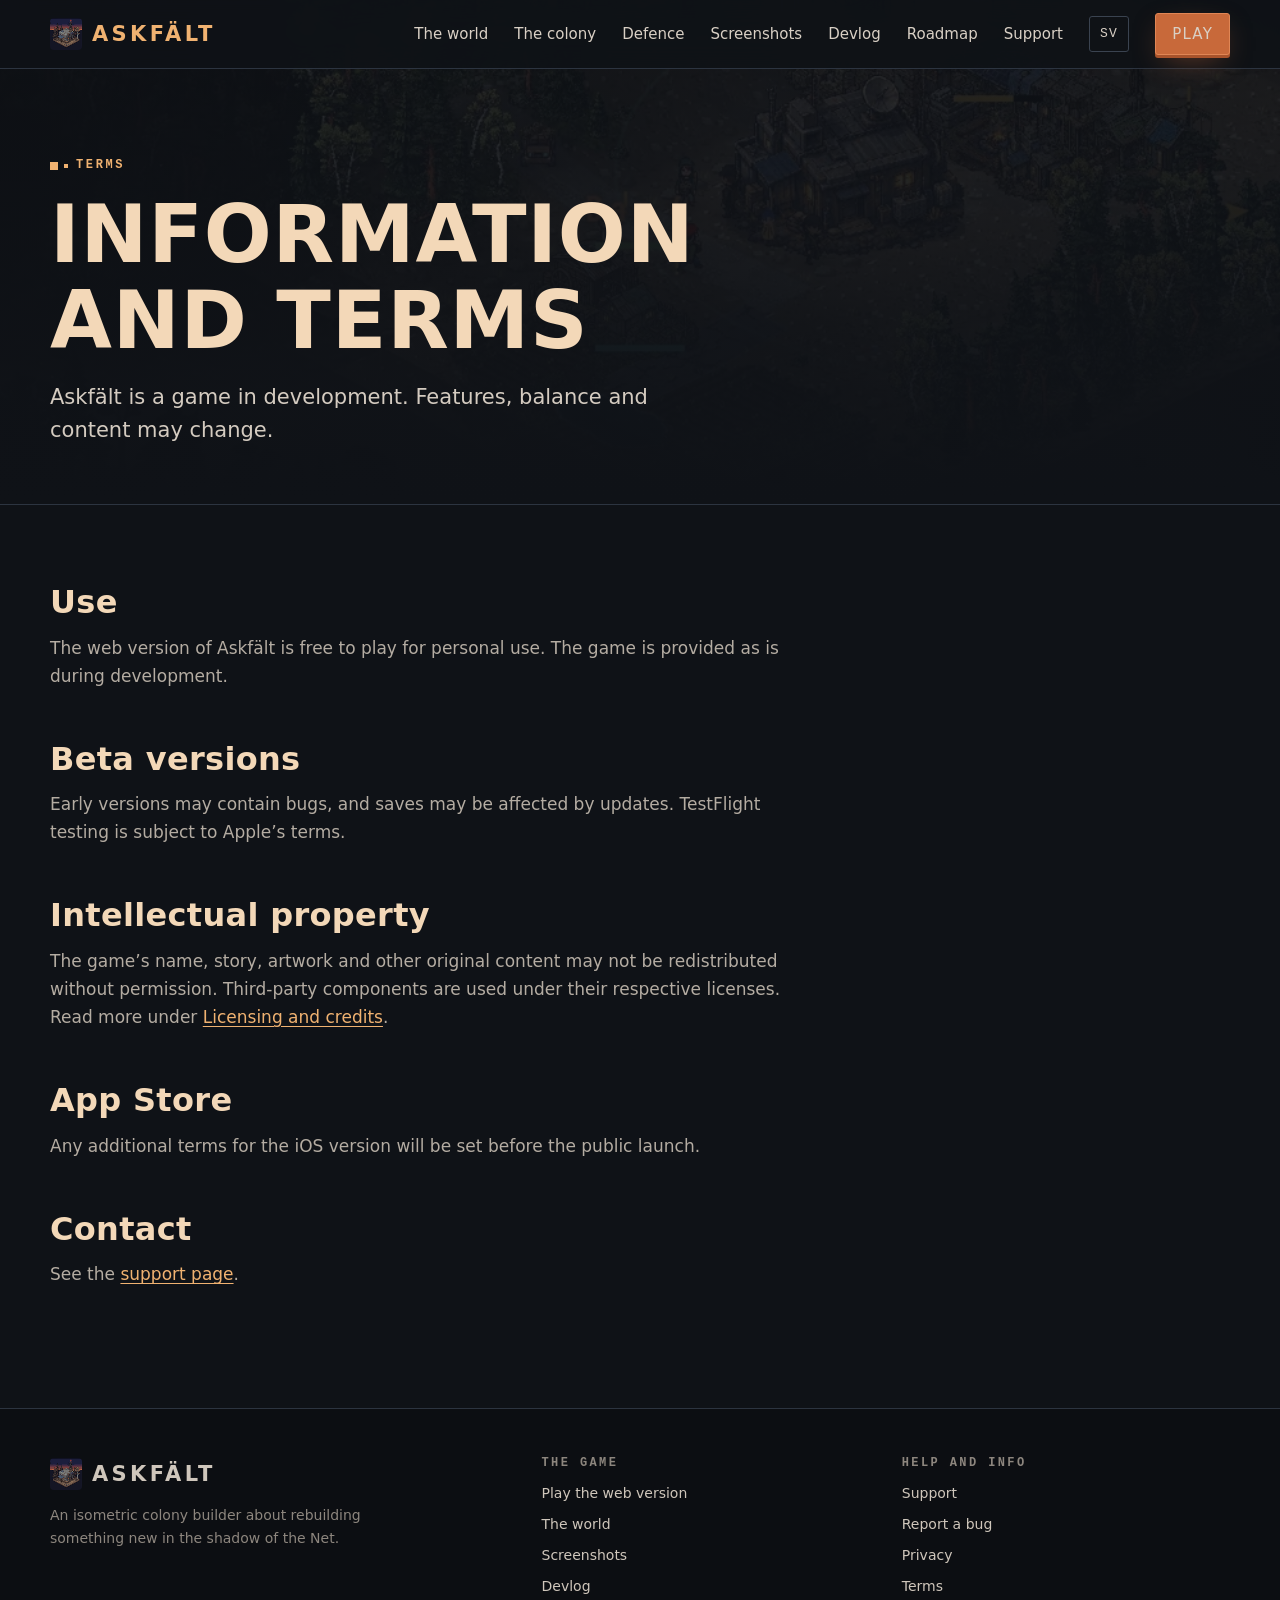
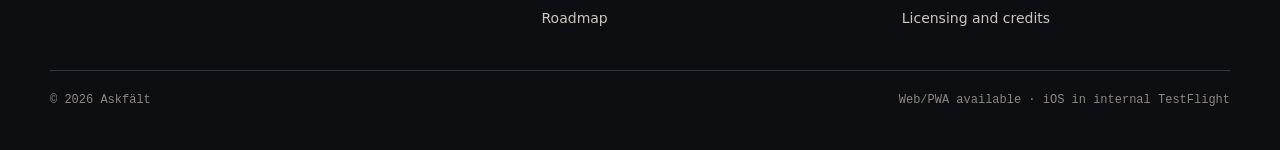
<file: en/terms/index.html>
<!doctype html>
<html lang="en">
<head>
<meta charset="utf-8">
<meta name="viewport" content="width=device-width,initial-scale=1,viewport-fit=cover">
<title>Information and terms – Askfält</title>
<meta name="description" content="Information and terms for Askfält.">
<meta name="theme-color" content="#0f1217">
<meta name="color-scheme" content="dark">
<link rel="canonical" href="https://askfalt.se/en/terms/">
<link rel="alternate" hreflang="sv" href="https://askfalt.se/terms/">
<link rel="alternate" hreflang="en" href="https://askfalt.se/en/terms/">
<link rel="alternate" hreflang="x-default" href="https://askfalt.se/terms/">
<meta property="og:type" content="website">
<meta property="og:site_name" content="Askfält">
<meta property="og:locale" content="en_GB">
<meta property="og:title" content="Information and terms – Askfält">
<meta property="og:description" content="Information and terms for Askfält.">
<meta property="og:url" content="https://askfalt.se/en/terms/">
<meta property="og:image" content="https://askfalt.se/assets/og-image.jpg">
<meta property="og:image:width" content="1200">
<meta property="og:image:height" content="630">
<meta name="twitter:card" content="summary_large_image">
<link rel="icon" href="../../assets/favicon-32.png" sizes="32x32" type="image/png">
<link rel="icon" href="../../assets/favicon-64.png" sizes="64x64" type="image/png">
<link rel="apple-touch-icon" href="../../assets/apple-touch-icon.png">
<link rel="manifest" href="../../site.webmanifest">
<link rel="stylesheet" href="../../style.css?v=2026-10-11">
<script src="../../main.js?v=2026-10-11" defer></script>
</head>
<body class="page">
<a class="skip" href="#main">Skip to content</a>
<header class="site-header">
  <nav class="shell nav" aria-label="Main">
    <a class="brand" href="../../en/" aria-label="Askfält – home"><img src="../../assets/favicon-64.png" width="32" height="32" alt="">ASKFÄLT</a>
    <button class="menu-toggle" type="button" aria-expanded="false" aria-controls="nav-links"><span></span><b class="sr-only">Menu</b></button>
    <div class="nav-links" id="nav-links">
      <a href="../../en/#world">The world</a>
      <a href="../../en/#colony">The colony</a>
      <a href="../../en/#defend">Defence</a>
      <a href="../../en/#gallery">Screenshots</a>
      <a href="../../en/devlog/">Devlog</a>
      <a href="../../en/roadmap/">Roadmap</a>
      <a href="../../en/support/">Support</a>
      <a class="lang" href="../../terms/" hreflang="sv" lang="sv" title="Läs på svenska">SV</a>
      <a class="btn" href="http://game.askfalt.se/" rel="noopener">Play</a>
    </div>
  </nav>
</header>
<main id="main">
  <section class="page-hero">
    <div class="bg"><img src="../../assets/roads-clean.webp" alt="" width="1200" height="600"></div>
    <div class="shell"><span class="eyebrow">Terms</span><h1>Information and terms</h1><p class="lead">Askfält is a game in development. Features, balance and content may change.</p></div>
  </section>
  <div class="shell"><div class="prose">

<h2>Use</h2>
<p>The web version of Askfält is free to play for personal use. The game is provided as is during development.</p>
<h2>Beta versions</h2>
<p>Early versions may contain bugs, and saves may be affected by updates. TestFlight testing is subject to Apple’s terms.</p>
<h2>Intellectual property</h2>
<p>The game’s name, story, artwork and other original content may not be redistributed without permission. Third-party components are used under their respective licenses. Read more under <a href="../license/">Licensing and credits</a>.</p>
<h2>App Store</h2>
<p>Any additional terms for the iOS version will be set before the public launch.</p>
<h2>Contact</h2>
<p>See the <a href="../support/">support page</a>.</p>
  </div></div>
</main>
<footer class="site-footer">
  <div class="shell">
    <div class="footer-grid">
      <div class="footer-brand">
        <a class="brand" href="../../en/"><img src="../../assets/favicon-64.png" width="32" height="32" alt="" loading="lazy">ASKFÄLT</a>
        <p>An isometric colony builder about rebuilding something new in the shadow of the Net.</p>
      </div>
      <div>
        <h2>The game</h2>
        <ul>
          <li><a href="http://game.askfalt.se/" rel="noopener">Play the web version</a></li>
          <li><a href="../../en/#world">The world</a></li>
          <li><a href="../../en/#gallery">Screenshots</a></li>
          <li><a href="../../en/devlog/">Devlog</a></li>
          <li><a href="../../en/roadmap/">Roadmap</a></li>
        </ul>
      </div>
      <div>
        <h2>Help and info</h2>
        <ul>
          <li><a href="../../en/support/">Support</a></li>
          <li><a href="https://github.com/PatrikBichis/askfalt-website/issues" rel="noopener">Report a bug</a></li>
          <li><a href="../../en/privacy/">Privacy</a></li>
          <li><a href="../../en/terms/">Terms</a></li>
          <li><a href="../../en/license/">Licensing and credits</a></li>
        </ul>
      </div>
    </div>
    <div class="footer-base"><span>© 2026 Askfält</span><span>Web/PWA available · iOS in internal TestFlight</span></div>
  </div>
</footer>
</body>
</html>
</file>
<file: style.css>
/* Askfält – webbplats v1.0 */
:root{
  --bg:#0f1217;--bg-2:#141921;--surface:#1a2029;--surface-2:#212833;--line:#2c3440;--line-2:#3a4350;
  --text:#ece4d8;--muted:#b4aca2;--faint:#8d867e;
  --rust:#c8693a;--rust-d:#a8532b;--amber:#f0b271;--ember:#ffcf94;
  --net:#e0483d;--net-d:#5a1a18;--steel:#8fa3b8;
  --display:"Bahnschrift","DIN Condensed","DIN Alternate","Avenir Next Condensed","Roboto Condensed","Arial Narrow",system-ui,sans-serif;
  --body:system-ui,-apple-system,"Segoe UI",Roboto,"Helvetica Neue",Arial,sans-serif;
  --mono:ui-monospace,"SF Mono","Cascadia Mono",Menlo,Consolas,monospace;
  --shell:min(1180px,calc(100% - 40px));
  --ease:cubic-bezier(.2,.7,.2,1);
}
*,*::before,*::after{box-sizing:border-box}
html{scroll-behavior:smooth;-webkit-text-size-adjust:100%;scroll-padding-top:76px}
body{margin:0;background:var(--bg);color:var(--text);font-family:var(--body);font-size:17px;line-height:1.65;-webkit-font-smoothing:antialiased;overflow-x:hidden}
img{display:block;max-width:100%;height:auto}
a{color:var(--amber);text-underline-offset:3px}
a:hover{color:var(--ember)}
:focus-visible{outline:2px solid var(--amber);outline-offset:3px;border-radius:2px}
h1,h2,h3{font-family:var(--display);font-weight:700;line-height:1.08;margin:0;text-wrap:balance;letter-spacing:.01em}
h2{font-size:clamp(34px,5.4vw,64px);color:#f3d8b8;text-transform:uppercase;letter-spacing:.02em}
h3{font-size:clamp(21px,2.2vw,26px);color:#f3d0a8}
p{margin:0;color:var(--muted);text-wrap:pretty}
.shell{width:var(--shell);margin-inline:auto}
.sr-only{position:absolute!important;width:1px;height:1px;overflow:hidden;clip:rect(0 0 0 0);white-space:nowrap}
.skip{position:absolute;left:-999px;top:8px;z-index:100;background:var(--amber);color:#1a1209;padding:10px 14px;font-weight:700;text-decoration:none}
.skip:focus{left:8px}

/* Eyebrow label with pixel marker */
.eyebrow{display:inline-flex;align-items:center;gap:10px;font-family:var(--mono);font-size:12px;font-weight:600;letter-spacing:.22em;text-transform:uppercase;color:var(--amber)}
.eyebrow::before{content:"";width:8px;height:8px;background:currentColor;box-shadow:12px 0 0 -2px currentColor;margin-right:8px;flex:none}
.eyebrow.net{color:#ff7a6e}
.lead{font-size:clamp(18px,2vw,21px);line-height:1.6;color:#d4cbc0}

/* Buttons */
.btn{--b:var(--rust);display:inline-flex;align-items:center;justify-content:center;gap:10px;min-height:48px;padding:12px 22px;font-family:var(--display);font-size:17px;font-weight:700;letter-spacing:.08em;text-transform:uppercase;text-decoration:none;color:#fff8ef;background:var(--b);border:1px solid #e08655;border-radius:3px;box-shadow:0 3px 0 var(--rust-d),0 10px 30px -10px #c8693a99;transition:transform .2s var(--ease),box-shadow .2s var(--ease),background .2s}
.btn:hover{color:#fff;background:#d6743f;transform:translateY(-2px);box-shadow:0 5px 0 var(--rust-d),0 16px 36px -10px #e0864fbb}
.btn:active{transform:translateY(1px);box-shadow:0 1px 0 var(--rust-d)}
.btn.ghost{background:#0f121766;color:var(--text);border-color:#ffffff40;box-shadow:none;backdrop-filter:blur(6px)}
.btn.ghost:hover{border-color:var(--amber);color:var(--ember);background:#0f121799}
.btn .arrow{display:inline-block;transition:transform .2s var(--ease)}
.btn:hover .arrow{transform:translateX(3px)}

/* Header */
.site-header{position:fixed;inset:0 0 auto;z-index:50;transition:background .3s,border-color .3s,backdrop-filter .3s;border-bottom:1px solid transparent}
.site-header.solid,.page .site-header{background:#0f1217e6;backdrop-filter:blur(14px);-webkit-backdrop-filter:blur(14px);border-bottom-color:var(--line)}
.nav{display:flex;align-items:center;justify-content:space-between;gap:20px;min-height:68px}
.brand{display:flex;align-items:center;gap:10px;text-decoration:none;color:var(--amber);font-family:var(--display);font-weight:700;font-size:21px;letter-spacing:.16em}
.brand img{width:32px;height:32px;border-radius:4px;image-rendering:pixelated}
.brand:hover{color:var(--ember)}
.nav-links{display:flex;align-items:center;gap:26px}
.nav-links a{color:#d9d0c5;text-decoration:none;font-size:15px;font-weight:500;position:relative;padding:6px 0}
.nav-links a:not(.btn):not(.lang)::after{content:"";position:absolute;left:0;right:0;bottom:0;height:2px;background:var(--amber);transform:scaleX(0);transform-origin:left;transition:transform .25s var(--ease)}
.nav-links a:not(.btn):not(.lang):hover::after,.nav-links a[aria-current="page"]::after{transform:scaleX(1)}
.nav-links a:hover{color:#fff}
.nav-links .lang{font-family:var(--mono);font-size:13px;letter-spacing:.1em;padding:6px 10px;border:1px solid var(--line-2);border-radius:3px}
.nav-links .lang:hover{border-color:var(--amber);color:var(--ember)}
.nav-links .btn{min-height:40px;padding:8px 16px;font-size:15px}
.menu-toggle{display:none;width:48px;height:48px;margin-right:-8px;background:none;border:0;color:var(--text);cursor:pointer;place-items:center}
.menu-toggle span{display:block;width:22px;height:2px;background:currentColor;position:relative;transition:background .2s}
.menu-toggle span::before,.menu-toggle span::after{content:"";position:absolute;left:0;width:22px;height:2px;background:currentColor;transition:transform .25s var(--ease)}
.menu-toggle span::before{top:-7px}.menu-toggle span::after{top:7px}
.menu-open .menu-toggle span{background:transparent}
.menu-open .menu-toggle span::before{transform:translateY(7px) rotate(45deg)}
.menu-open .menu-toggle span::after{transform:translateY(-7px) rotate(-45deg)}

/* Hero */
.hero{position:relative;min-height:100vh;min-height:100svh;display:flex;align-items:flex-end;overflow:hidden;isolation:isolate;background:#10131c}
.hero-bg{position:absolute;inset:-6% 0 0;z-index:-3;will-change:transform}
.hero-bg img{width:100%;height:100%;object-fit:cover;object-position:50% 62%}
.hero::before{content:"";position:absolute;inset:0;z-index:-2;background:radial-gradient(ellipse 60% 45% at 50% 62%,#f0a06030,transparent 70%),linear-gradient(180deg,#0f1217b0 0%,#0f121720 30%,#0f121700 48%,#0f121799 74%,var(--bg) 100%)}
.ash{position:absolute;inset:0;z-index:-1;width:100%;height:100%;pointer-events:none}
.hero-inner{width:var(--shell);margin-inline:auto;padding:120px 0 clamp(56px,9vh,104px);display:grid;justify-items:center;text-align:center}
.hero h1{font-size:clamp(72px,15vw,188px);letter-spacing:.12em;margin:18px 0 6px -0.12em;color:var(--amber);text-shadow:0 .045em 0 #6a3822,0 0 60px #f0a0603d;line-height:.92}
.hero .tagline{font-family:var(--display);font-size:clamp(18px,2.4vw,26px);letter-spacing:.42em;text-transform:uppercase;color:#f6ead9;margin:4px 0 22px;padding-left:.42em}
.hero .lead{max-width:640px;text-shadow:0 1px 18px #0f1217}
.hero .actions{display:flex;flex-wrap:wrap;justify-content:center;gap:14px;margin-top:30px}
.platforms{display:flex;flex-wrap:wrap;justify-content:center;gap:10px 22px;margin-top:26px;font-family:var(--mono);font-size:13px;letter-spacing:.04em;color:#d6cdc2}
.platforms span{display:inline-flex;align-items:center;gap:9px}
.dot{width:8px;height:8px;flex:none;background:#7fd08a;box-shadow:0 0 10px #7fd08a}
.dot.planned{background:transparent;border:1.5px solid var(--amber);box-shadow:none}
.scroll-cue{position:absolute;left:50%;bottom:18px;transform:translateX(-50%);width:2px;height:34px;background:linear-gradient(var(--amber),transparent);opacity:.7;animation:cue 2.4s var(--ease) infinite}
@keyframes cue{0%{transform:translate(-50%,-6px);opacity:0}40%{opacity:.8}100%{transform:translate(-50%,10px);opacity:0}}

/* Sections */
.section{position:relative;padding:clamp(80px,12vw,150px) 0}
.section-head{display:grid;gap:18px;max-width:760px;margin-bottom:clamp(36px,5vw,60px)}
.section-head.center{margin-inline:auto;text-align:center;justify-items:center}
.fade-top::before{content:"";position:absolute;inset:0 0 auto;height:140px;background:linear-gradient(var(--bg),transparent);pointer-events:none;z-index:1}

/* Pixel-cornered frame for game art */
.frame{position:relative;margin:0;background:#0b0d11;border:1px solid var(--line-2);overflow:hidden}
.frame::before,.frame::after{content:"";position:absolute;width:10px;height:10px;z-index:2;pointer-events:none;border-color:var(--amber);border-style:solid}
.frame::before{top:6px;left:6px;border-width:2px 0 0 2px}
.frame::after{bottom:6px;right:6px;border-width:0 2px 2px 0}
.frame img{width:100%;height:100%;object-fit:cover}
.pixel img,img.pixel{image-rendering:pixelated}
.caption{font-family:var(--mono);font-size:13px;line-height:1.5;color:var(--faint);margin-top:12px}

/* B – intro */
.intro{display:grid;grid-template-columns:minmax(0,1.25fr) minmax(0,1fr);gap:clamp(32px,6vw,90px);align-items:center}
.intro .frame{aspect-ratio:9/5;box-shadow:0 40px 80px -30px #e0483d40,0 0 0 1px #e0483d22}
.intro .copy{display:grid;gap:22px}
.quote{font-family:var(--display);font-size:clamp(22px,2.6vw,30px);line-height:1.25;color:#f3d8b8;border-top:1px solid var(--line-2);padding-top:22px}

/* C – timeline */
.timeline-sec{background:linear-gradient(180deg,var(--bg),#11141b 30%,#11141b 70%,var(--bg))}
.chrono{display:grid;grid-template-columns:minmax(0,1.1fr) minmax(0,1fr);gap:clamp(32px,6vw,90px);align-items:start}
.stage{position:sticky;top:clamp(90px,14vh,140px);aspect-ratio:9/5}
.stage .frame{position:absolute;inset:0;opacity:0;transform:scale(1.04);transition:opacity .9s var(--ease),transform 1.4s var(--ease)}
.stage .frame.on{opacity:1;transform:none}
.stage .frame img{transition:filter 1s}
.stage-year{position:absolute;left:18px;bottom:14px;z-index:3;font-family:var(--display);font-size:clamp(40px,5vw,64px);color:#fff3e2;text-shadow:0 2px 20px #000;letter-spacing:.04em}
.steps{display:grid}
.step{min-height:62vh;display:flex;flex-direction:column;justify-content:center;gap:14px;padding:30px 0 30px 34px;border-left:2px solid var(--line);position:relative;transition:opacity .5s}
.step::before{content:"";position:absolute;left:-7px;top:calc(50% - 50px);width:12px;height:12px;background:var(--bg);border:2px solid var(--line-2);transition:background .4s,border-color .4s,box-shadow .4s}
.step.on::before{background:var(--amber);border-color:var(--amber);box-shadow:0 0 18px var(--amber)}
.js .step:not(.on){opacity:.42}
.step .year{font-family:var(--mono);font-size:13px;letter-spacing:.2em;text-transform:uppercase;color:var(--amber)}
.step .step-img{display:none}
.step h3{font-size:clamp(28px,3vw,38px)}

/* D – colony */
.growth{display:grid;grid-template-columns:repeat(3,minmax(0,1fr));gap:14px;margin-bottom:clamp(48px,6vw,80px);counter-reset:g}
.growth figure{margin:0}
.growth .frame{aspect-ratio:4/3}
.growth figcaption{display:flex;gap:10px;align-items:baseline;margin-top:12px;font-family:var(--mono);font-size:13px;color:var(--muted)}
.growth figcaption b{white-space:nowrap;color:var(--amber);font-weight:600;letter-spacing:.12em;text-transform:uppercase}
.growth figure:not(:last-child) .frame::after{border-color:var(--amber)}
.features{display:grid;grid-template-columns:repeat(4,minmax(0,1fr));gap:1px;background:var(--line);border:1px solid var(--line)}
.feature{background:var(--bg-2);padding:30px 26px 34px;display:grid;align-content:start;gap:12px;transition:background .3s}
.feature:hover{background:var(--surface)}
.feature .num{font-family:var(--mono);font-size:12px;color:var(--faint);letter-spacing:.2em}
.chips{display:flex;flex-wrap:wrap;gap:6px;margin-top:6px;padding:0;list-style:none}
.chips li{font-family:var(--mono);font-size:12px;padding:4px 9px;border:1px solid var(--line-2);color:#d8cfc4;background:#0f1217}

/* E – day/night */
.cycle{display:grid;grid-template-columns:minmax(0,1fr) minmax(0,1.5fr);gap:clamp(32px,6vw,80px);align-items:center}
.compare{--pos:50%;position:relative;aspect-ratio:1000/430;user-select:none;touch-action:pan-y}
.compare img{position:absolute;inset:0;width:100%;height:100%;object-fit:cover;object-position:50% 45%}
.compare .night{clip-path:inset(0 0 0 var(--pos))}
.compare .handle{position:absolute;top:0;bottom:0;left:var(--pos);width:2px;margin-left:-1px;background:var(--amber);box-shadow:0 0 16px var(--amber);z-index:3;pointer-events:none}
.compare .handle::after{content:"";position:absolute;top:50%;left:50%;width:30px;height:30px;transform:translate(-50%,-50%) rotate(45deg);background:var(--bg);border:2px solid var(--amber)}
.compare input{position:absolute;inset:0;width:100%;height:100%;margin:0;opacity:0;cursor:ew-resize;z-index:4}
.compare input:focus-visible+.handle::after{outline:2px solid #fff;outline-offset:3px}
.compare .tag{position:absolute;top:12px;z-index:2;font-family:var(--mono);font-size:12px;letter-spacing:.16em;text-transform:uppercase;padding:5px 9px;background:#0f1217cc;color:var(--text)}
.compare .tag.l{left:12px}.compare .tag.r{right:12px}
.cycle .copy{display:grid;gap:20px}
.facts{display:grid;gap:0;margin:8px 0 0;padding:0;list-style:none;border-top:1px solid var(--line)}
.facts li{display:grid;grid-template-columns:110px 1fr;gap:14px;padding:14px 0;border-bottom:1px solid var(--line);font-size:15px;color:var(--muted)}
.facts b{font-family:var(--mono);font-size:12px;font-weight:600;letter-spacing:.16em;text-transform:uppercase;color:var(--amber);padding-top:3px}

/* F – defend */
.defend{background:radial-gradient(ellipse 70% 60% at 80% 40%,#3a141366,transparent 70%),linear-gradient(180deg,var(--bg),#120f12 40%,#120f12 70%,var(--bg))}
.defend-grid{display:grid;grid-template-columns:minmax(0,1.5fr) minmax(0,1fr);gap:clamp(32px,5vw,70px);align-items:center}
.defend .frame{aspect-ratio:16/9;border-color:#5a2a26}
.defend .frame::before,.defend .frame::after{border-color:var(--net)}
.versus{display:grid;grid-template-columns:1fr 1fr;gap:1px;background:var(--line);border:1px solid var(--line);margin-top:clamp(40px,5vw,64px)}
.versus>div{background:var(--bg-2);padding:26px 24px;display:grid;gap:16px;align-content:start}
.versus h3{font-size:15px;font-family:var(--mono);letter-spacing:.2em;text-transform:uppercase}
.versus .ours h3{color:var(--amber)}
.versus .theirs{background:#170f11}
.versus .theirs h3{color:#ff7a6e}
.versus dl{margin:0;display:grid;gap:14px}
.versus dt{font-family:var(--display);font-size:21px;color:var(--text)}
.versus dd{margin:2px 0 0;color:var(--muted);font-size:15px}

/* G – reclaim */
.reclaim .steps-row{display:grid;grid-template-columns:repeat(3,minmax(0,1fr));gap:clamp(16px,2vw,28px);list-style:none;margin:0;padding:0;counter-reset:r}
.reclaim .steps-row>li{position:relative;padding:28px 26px 30px;background:var(--bg-2);border:1px solid var(--line);display:grid;gap:12px;align-content:start}
.reclaim .steps-row>li .k{font-family:var(--mono);font-size:12px;letter-spacing:.2em;color:var(--faint)}
.reclaim .steps-row>li:nth-child(1){border-top:3px solid var(--net)}
.reclaim .steps-row>li:nth-child(2){border-top:3px solid #c97a4a}
.reclaim .steps-row>li:nth-child(3){border-top:3px solid var(--amber)}
.reclaim .steps-row>li:not(:last-child)::after{content:"";position:absolute;right:calc(-1 * clamp(16px,2vw,28px) / 2 - 5px);top:40px;width:10px;height:10px;background:var(--amber);transform:rotate(45deg);z-index:1}
.uses{display:flex;flex-wrap:wrap;gap:6px;list-style:none;padding:0;margin:4px 0 0}
.uses li{font-family:var(--mono);font-size:12px;padding:4px 9px;background:#2a2219;color:var(--ember);border:1px solid #4c3a28}
.milestone{display:grid;grid-template-columns:auto 1fr;gap:20px;align-items:start;margin-top:clamp(36px,5vw,56px);padding-top:28px;border-top:1px solid var(--line)}
.milestone .eyebrow{white-space:nowrap;padding-top:4px}
.milestone p{color:#d4cbc0;font-size:clamp(17px,1.8vw,19px);max-width:760px}

/* H – gallery */
.gallery{display:grid;grid-template-columns:repeat(4,minmax(0,1fr));gap:12px}
.shot{margin:0;grid-column:span 2;display:grid;gap:0}
.shot.wide{grid-column:span 4}
.shot.tall{grid-column:span 1}
.shot button{all:unset;cursor:zoom-in;display:block;position:relative;overflow:hidden;border:1px solid var(--line-2);background:#0b0d11}
.shot button:focus-visible{outline:2px solid var(--amber);outline-offset:3px}
.shot img{width:100%;aspect-ratio:16/9;object-fit:cover;transition:transform .7s var(--ease),filter .4s}
.shot.wide img{aspect-ratio:1000/563}
.shot.tall img{aspect-ratio:1/2}
.shot button:hover img{transform:scale(1.03);filter:brightness(1.08)}
.shot figcaption{font-size:14px;color:var(--muted);padding:12px 2px 0;line-height:1.5}
.lightbox{padding:0;border:0;background:transparent;max-width:100vw;max-height:100vh;width:100vw;height:100vh;color:var(--text)}
.lightbox::backdrop{background:#07080bf2}
.lightbox[open]{display:grid;grid-template-rows:auto 1fr auto;animation:lbin .3s var(--ease)}
@keyframes lbin{from{opacity:0}to{opacity:1}}
.lb-top{display:flex;justify-content:space-between;align-items:center;padding:14px 18px;font-family:var(--mono);font-size:13px;color:var(--faint)}
.lb-stage{display:grid;place-items:center;min-height:0;padding:0 64px}
.lb-stage img{max-width:100%;max-height:calc(100vh - 150px);width:auto;height:auto;object-fit:contain;border:1px solid var(--line-2)}
.lb-cap{text-align:center;padding:14px 20px 22px;color:var(--muted);max-width:780px;margin-inline:auto}
.lb-btn{background:#1a2029;border:1px solid var(--line-2);color:var(--text);width:44px;height:44px;cursor:pointer;font-size:20px;display:grid;place-items:center;border-radius:3px}
.lb-btn:hover{border-color:var(--amber);color:var(--ember)}
.lb-nav{position:fixed;top:50%;transform:translateY(-50%)}
.lb-prev{left:12px}.lb-next{right:12px}

/* I – video */
.video-wrap{position:relative;aspect-ratio:16/9;max-width:1000px;margin-inline:auto}
.video-wrap .frame{position:absolute;inset:0}
.video-wrap video{width:100%;height:100%;object-fit:cover;display:block}
.video-wrap .frame img{filter:saturate(.85) brightness(.7)}
.soon{position:absolute;inset:auto 0 0;z-index:2;padding:clamp(20px,4vw,40px);display:grid;gap:10px;justify-items:start;background:linear-gradient(transparent,#0b0d11f0 60%)}
.soon .badge{font-family:var(--mono);font-size:12px;letter-spacing:.2em;text-transform:uppercase;color:#1a1209;background:var(--amber);padding:5px 10px}
.soon p{max-width:560px;color:#d6cdc2}

/* J – play */
.play{position:relative;overflow:hidden;isolation:isolate;padding:clamp(110px,16vw,200px) 0}
.play-bg{position:absolute;inset:0;z-index:-2}
.play-bg img{width:100%;height:100%;object-fit:cover;object-position:50% 40%;image-rendering:pixelated}
.play::before{content:"";position:absolute;inset:0;z-index:-1;background:linear-gradient(var(--bg) 0%,#0f1217cc 22%,#0f1217b3 60%,var(--bg) 100%),radial-gradient(ellipse at 50% 60%,transparent,#0f1217 75%)}
.play .inner{display:grid;justify-items:center;text-align:center;gap:22px;max-width:720px;margin-inline:auto}
.play h2{font-size:clamp(44px,8vw,96px)}
.release{display:grid;grid-template-columns:repeat(2,minmax(0,1fr));gap:1px;background:var(--line-2);border:1px solid var(--line-2);margin-top:16px;width:100%;text-align:left}
.release>div{background:#0f1217e6;padding:22px 22px 24px;display:grid;gap:8px;align-content:start}
.release .label{display:flex;align-items:center;gap:9px;font-family:var(--mono);font-size:12px;letter-spacing:.18em;text-transform:uppercase;color:var(--amber)}
.release strong{font-family:var(--display);font-size:24px;font-weight:700;color:var(--text)}
.release p{font-size:14px}

/* Footer */
.site-footer{border-top:1px solid var(--line);padding:48px 0 40px;background:#0c0e12;font-size:14px;color:var(--faint)}
.footer-grid{display:grid;grid-template-columns:1.4fr 1fr 1fr;gap:32px}
.footer-grid h2{font-family:var(--mono);font-size:12px;letter-spacing:.2em;color:var(--faint);margin-bottom:12px;text-transform:uppercase;font-weight:600}
.footer-grid ul{list-style:none;margin:0;padding:0;display:grid;gap:8px}
.footer-grid a{color:#cfc6bb;text-decoration:none}
.footer-grid a:hover{color:var(--ember);text-decoration:underline}
.footer-brand p{max-width:340px;margin-top:12px;font-size:14px;color:var(--faint)}
.footer-base{display:flex;justify-content:space-between;flex-wrap:wrap;gap:12px;margin-top:40px;padding-top:20px;border-top:1px solid var(--line);font-family:var(--mono);font-size:12px}

/* Subpages */
.page-hero{position:relative;padding:150px 0 56px;overflow:hidden;isolation:isolate;border-bottom:1px solid var(--line)}
.page-hero .bg{position:absolute;inset:0;z-index:-2}
.page-hero .bg img{width:100%;height:100%;object-fit:cover;object-position:50% 60%;opacity:.4}
.page-hero::after{content:"";position:absolute;inset:0;z-index:-1;background:linear-gradient(180deg,#0f1217aa,var(--bg))}
.page-hero h1{font-size:clamp(44px,7vw,80px);text-transform:uppercase;color:#f3d8b8;margin-top:14px}
.page-hero p{margin-top:16px;max-width:640px}
.prose{max-width:740px;padding:clamp(48px,7vw,80px) 0 clamp(80px,10vw,120px)}
.prose h2{font-size:clamp(24px,3vw,32px);margin:52px 0 14px;text-transform:none;letter-spacing:.01em}
.prose h2:first-child{margin-top:0}
.prose h3{font-size:20px;margin:28px 0 8px;font-family:var(--body);font-weight:650;color:var(--text)}
.prose p,.prose li{color:var(--muted)}
.prose p+p{margin-top:14px}
.prose ul{padding-left:20px;margin:12px 0}
.prose li{margin:6px 0}
.prose li::marker{color:var(--amber)}
.notice{border:1px solid var(--line-2);background:var(--bg-2);padding:18px 20px;margin:0 0 32px;font-size:15px}
.notice strong{color:var(--text)}
.notice.warn{border-color:#5a2a26;background:#1a1214}
.cards{display:grid;grid-template-columns:repeat(2,minmax(0,1fr));gap:14px;margin:24px 0 8px}
.card{border:1px solid var(--line-2);background:var(--bg-2);padding:22px;display:grid;gap:10px;align-content:start}
.card h3{margin:0;font-family:var(--display);font-size:22px;color:#f3d0a8}
.card p{font-size:15px}
.card .btn{justify-self:start;margin-top:6px;min-height:44px;font-size:15px}
.faq details{border-bottom:1px solid var(--line)}
.faq summary{cursor:pointer;list-style:none;padding:16px 30px 16px 0;position:relative;font-weight:600;color:var(--text)}
.faq summary::-webkit-details-marker{display:none}
.faq summary::after{content:"+";position:absolute;right:4px;top:12px;font-family:var(--mono);font-size:20px;color:var(--amber)}
.faq details[open] summary::after{content:"–"}
.faq details p{padding:0 0 18px}
.updated{font-family:var(--mono);font-size:12px;color:var(--faint);letter-spacing:.06em}
table.deps{width:100%;border-collapse:collapse;margin:14px 0;font-size:15px}
.deps th,.deps td{text-align:left;padding:10px 12px;border-bottom:1px solid var(--line);color:var(--muted)}
.deps th{font-family:var(--mono);font-size:12px;letter-spacing:.14em;text-transform:uppercase;color:var(--faint);font-weight:600}

/* Reveal on scroll (only when JS is active) */
.js [data-reveal]{opacity:0;transform:translateY(26px);transition:opacity .9s var(--ease),transform .9s var(--ease)}
.js [data-reveal].in{opacity:1;transform:none}
.js [data-reveal="2"]{transition-delay:.12s}
.js [data-reveal="3"]{transition-delay:.24s}

/* Responsive */
@media (max-width:980px){
  .features{grid-template-columns:repeat(2,minmax(0,1fr))}
  .intro,.cycle,.defend-grid{grid-template-columns:1fr}
  .chrono{grid-template-columns:1fr}
  .stage{display:none}
  .step{min-height:0;padding:0 0 44px 26px}
  .step::before{top:4px}
  .js .step:not(.on){opacity:1}
  .step .step-img{display:block;aspect-ratio:9/5;margin:6px 0 4px}
  .footer-grid{grid-template-columns:1fr 1fr}
  .footer-brand{grid-column:1/-1}
}
@media (max-width:860px){
  .menu-toggle{display:grid}
  .nav-links{position:fixed;inset:68px 0 auto;flex-direction:column;align-items:stretch;gap:0;padding:8px 20px 24px;background:#0f1217f7;backdrop-filter:blur(14px);border-bottom:1px solid var(--line);transform:translateY(-12px);opacity:0;visibility:hidden;transition:opacity .25s,transform .25s var(--ease),visibility 0s .25s}
  .menu-open .nav-links{transform:none;opacity:1;visibility:visible;transition:opacity .25s,transform .25s var(--ease)}
  .menu-open .site-header{background:#0f1217f7}
  .nav-links a{padding:14px 0;font-size:17px;border-bottom:1px solid var(--line)}
  .nav-links a:not(.btn):not(.lang)::after{display:none}
  .nav-links .lang{align-self:flex-start;margin-top:14px;border-bottom:1px solid var(--line-2)}
  .nav-links .btn{margin-top:14px;min-height:48px}
}
@media (max-width:720px){
  body{font-size:16px}
  .hero-bg img{object-position:50% 70%}
  .hero h1{letter-spacing:.08em;margin-left:-.08em}
  .hero .tagline{letter-spacing:.28em}
  .hero .actions{flex-direction:column;align-items:stretch;width:100%;max-width:340px}
  .platforms{flex-direction:column;align-items:center;gap:8px}
  .growth{grid-template-columns:1fr;gap:28px}
  .features{grid-template-columns:1fr}
  .versus{grid-template-columns:1fr}
  .reclaim .steps-row{grid-template-columns:1fr}
  .reclaim .steps-row>li:not(:last-child)::after{right:auto;left:30px;top:auto;bottom:-10px}
  .milestone{grid-template-columns:1fr;gap:10px}
  .gallery{grid-template-columns:1fr 1fr;gap:10px}
  .shot,.shot.wide{grid-column:span 2}
  .shot.tall{grid-column:span 1}
  .shot.tall figcaption{font-size:13px}
  .release{grid-template-columns:1fr}
  .facts li{grid-template-columns:1fr;gap:2px}
  .cards{grid-template-columns:1fr}
  .footer-grid{grid-template-columns:1fr 1fr}
  .lb-stage{padding:0 8px}
  .lb-nav{top:auto;bottom:16px;transform:none}
  .compare{aspect-ratio:4/3}
}
@media (prefers-reduced-motion:reduce){
  html{scroll-behavior:auto}
  *,*::before,*::after{animation-duration:.01ms!important;animation-iteration-count:1!important;transition-duration:.01ms!important}
  .js [data-reveal]{opacity:1;transform:none}
  .scroll-cue{display:none}
}

/* Devlog och roadmap */
.subnav{display:flex;flex-wrap:wrap;gap:8px;margin:26px 0 8px}
.subnav a{font-family:var(--mono);font-size:12px;letter-spacing:.16em;text-transform:uppercase;padding:8px 13px;border:1px solid var(--line-2);color:#d8cfc4;text-decoration:none;background:var(--bg-2)}
.subnav a:hover,.subnav a[aria-current]{border-color:var(--amber);color:var(--amber)}
.log{list-style:none;margin:36px 0 0;padding:0;border-left:2px solid var(--line)}
.log>li{position:relative;padding:0 0 40px 30px}
.log>li:last-child{padding-bottom:6px}
.log>li::before{content:"";position:absolute;left:-7px;top:6px;width:12px;height:12px;background:var(--bg);border:2px solid var(--line-2)}
.log>li.live::before{background:var(--amber);border-color:var(--amber);box-shadow:0 0 14px var(--amber)}
.log>li.wip::before{border-color:var(--amber)}
.log .meta{display:flex;flex-wrap:wrap;align-items:center;gap:6px 14px;font-family:var(--mono);font-size:12px;letter-spacing:.14em;text-transform:uppercase;color:var(--faint)}
.prose .log h2,.prose .log h3{font-family:var(--display);font-weight:700;font-size:clamp(22px,2.6vw,28px);margin:10px 0 8px;color:#f3d0a8;text-transform:none}
.log ul{margin:10px 0 0}
.tag{display:inline-block;padding:3px 8px;font-size:11px;letter-spacing:.18em;border:1px solid currentColor}
.tag.live{color:#1a1209;background:var(--amber);border-color:var(--amber)}
.tag.wip{color:var(--amber)}
.tag.beta{color:#7fd08a}
.tag.plan{color:var(--steel)}
.road>li:not(.wip):not(.live)::before{border-color:var(--steel)}
.loop{margin-top:16px!important;padding:14px 18px;border:1px solid var(--line-2);background:var(--bg-2);font-family:var(--mono);font-size:13px;letter-spacing:.06em;color:#e6d6c2!important}
.steps-list{counter-reset:s;list-style:none;padding:0;margin:20px 0}
.steps-list li{counter-increment:s;position:relative;padding:10px 0 10px 46px;border-bottom:1px solid var(--line)}
.steps-list li::before{content:counter(s);position:absolute;left:0;top:9px;width:30px;height:30px;display:grid;place-items:center;font-family:var(--mono);font-size:13px;color:var(--amber);border:1px solid var(--line-2)}
.steps-list b{color:var(--text)}
.prose .cards{margin-top:16px}
.updated{margin-top:36px!important;font-size:14px;color:var(--faint)!important}
</file>
